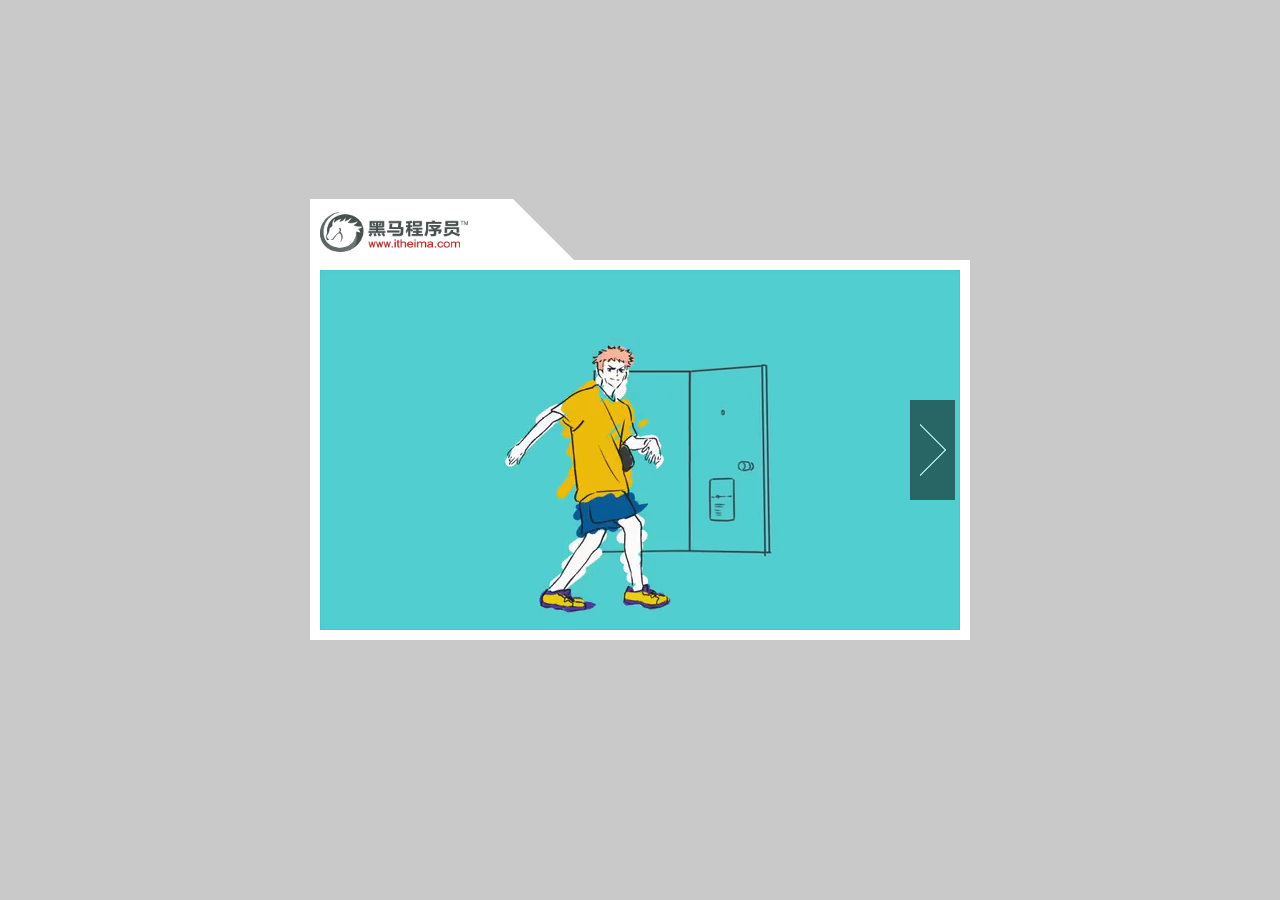
<file: jQuery-day01/04-源代码/13-图片切换/index.html>
<!DOCTYPE html>
<html lang="zh">

<head>
  <meta charset="UTF-8" />
  <meta name="viewport" content="width=device-width, initial-scale=1.0" />
  <meta http-equiv="X-UA-Compatible" content="ie=edge" />
  <title>图片切换</title>
  <link rel="stylesheet" href="./css/index.css" />
</head>

<body>
  <div id="mask">
    <div class="center">
      <!-- 顶部logo -->
      <h2 class="title">
        <img src="./images/logo.png" alt="" />
      </h2>
      <!-- 图片 -->
      <img class="cover" src="./images/1.png" alt="" />
      <!-- 左箭头 -->
      <a href="javascript:void(0)" class="left">
        <img src="./images/prev.png" alt="" />
      </a>
      <!-- 右箭头 -->
      <a href="javascript:void(0)" class="right">
        <img src="./images/next.png" alt="" />
      </a>
    </div>
  </div>
  <!-- 导入jQuery -->
  <script src="./jquery/jquery-3.5.1.min.js"></script>
  <script>
    // 箭头缩放
    $('.center a')
      .mouseenter(function () {
        console.log('鼠标移入');
        $(this).css('transform', 'scale(1.1)')
      })
      .mouseleave(function () {
        $(this).css('transform', 'scale(1)')
      })

    // 图片切换
    $('.left').css('display', 'none')
    let index = 1
    // 点击右箭头切换下一张
    $('.right').click(function () {
      index++
      $('.cover').attr('src', `./images/${index}.png`)
      if (index == 5) {
        $('.right').css('display', 'none')
      }
      $('.left').css('display', 'block')

    })
    // 点击左箭头往前切换图片
    $('.left').click(function () {
      index--
      $('.cover').attr('src', `./images/${index}.png`)
      if (index == 1) {
        $('.left').css('display', 'none')
        
      }
      $('.right').css('display', 'block')
    })
  </script>
</body>

</html>
</file>
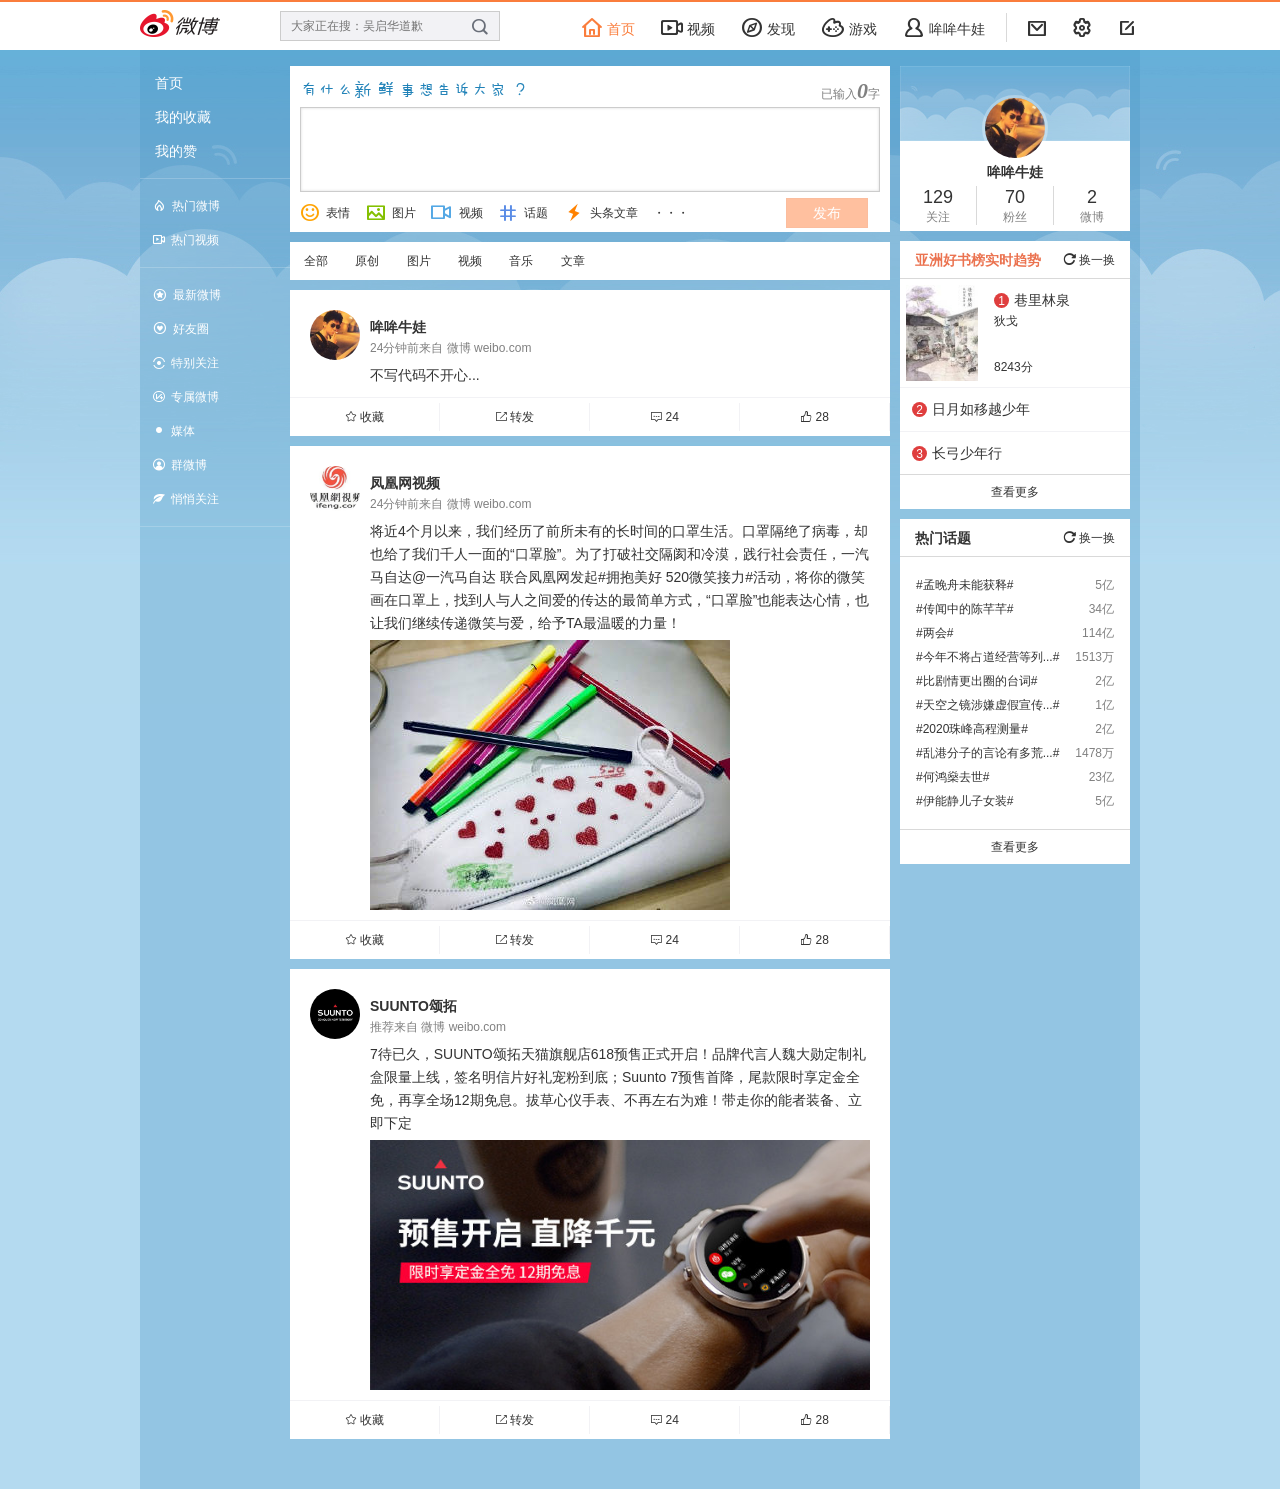
<file: jQuery-day01/04-源代码/18-输入统计/index.html>
<!DOCTYPE html>
<html lang="zh">
  <head>
    <meta charset="UTF-8" />
    <meta name="viewport" content="width=device-width, initial-scale=1.0" />
    <title>练习 - 新浪微博</title>
    <link rel="stylesheet" href="./css/weibo.css" />
  </head>
  <body>
    <div class="fixedbar">
      <div class="header">
        <!-- logo -->
        <a class="logo" href="javascript:;">新浪微博</a>
        <!-- 搜索框 -->
        <div class="search-box">
          <input type="text" placeholder="大家正在搜：吴启华道歉" />
          <a href="javascript:;" class="W_ficon ficon_search S_ficon">f</a>
        </div>
        <!-- 导航栏 -->
        <div class="navs">
          <ul>
            <li>
              <a class="active" href="javascript:;">
                <em class="W_ficon ficon_home S_ficon">E</em>
                首页
              </a>
            </li>
            <li>
              <a href="javascript:;">
                <em class="W_ficon ficon_wb_vb S_ficon"></em>
                视频
              </a>
            </li>
            <li>
              <a href="javascript:;">
                <em class="W_ficon ficon_found S_ficon">F</em>
                发现
              </a>
            </li>
            <li>
              <a href="javascript:;">
                <em class="W_ficon ficon_game S_ficon">G</em>
                游戏
              </a>
            </li>
            <li>
              <a href="javascript:;">
                <em class="W_ficon ficon_user S_ficon">H</em>
                哞哞牛娃
              </a>
            </li>
            <li>
              <a href="javascript:;">
                <em class="W_ficon ficon_mail S_ficon">I</em>
              </a>
              <a href="javascript:;">
                <em class="W_ficon ficon_set S_ficon">*</em>
              </a>
              <a href="javascript:;">
                <em class="W_ficon ficon_send S_ficon">ß</em>
              </a>
            </li>
          </ul>
        </div>
      </div>
    </div>
    <div class="main clearfix">
      <!-- 侧边栏 -->
      <div class="aside">
        <ul>
          <li>
            <a href="javascript:;">首页</a>
          </li>
          <li>
            <a href="javascript:;">我的收藏</a>
          </li>
          <li>
            <a href="javascript:;">我的赞</a>
          </li>
        </ul>
        <ul>
          <li>
            <a href="javascript:;">
              <em class="W_ficon ficon_hot S_ficon">ì</em>
              热门微博
            </a>
          </li>
          <li>
            <a href="javascript:;">
              <em class="W_ficon ficon_wb_vb S_ficon"></em>
              热门视频
            </a>
          </li>
        </ul>
        <ul>
          <li>
            <a href="javascript:;">
              <em class="W_ficon ficon_timesort S_ficon">z</em>
              最新微博
            </a>
          </li>
          <li>
            <a href="javascript:;">
              <em class="W_ficon ficon_friends S_ficon">C</em>
              好友圈
            </a>
          </li>
          <li>
            <a href="javascript:;">
              <em class="W_ficon ficon_p_interest S_ficon">æ</em>
              特别关注
            </a>
          </li>
          <li>
            <a href="javascript:;">
              <em class="W_ficon ficon_vplus S_ficon"></em>
              专属微博
            </a>
          </li>
          <li>
            <a href="javascript:;">
              <em class="W_ficon ficon_dot S_ficon">D</em>
              媒体
            </a>
          </li>
          <li>
            <a href="javascript:;">
              <em class="W_ficon ficon_groupwb S_ficon">º</em>
              群微博
            </a>
          </li>
          <li>
            <a href="javascript:;">
              <em class="W_ficon ficon_p_quietfollow S_ficon">â</em>
              悄悄关注
            </a>
          </li>
        </ul>
      </div>
      <!-- 小部件 -->
      <div class="widgets">
        <!-- 用户资料 -->
        <div class="profile">
          <div class="avatar">
            <img src="./uploads/avatar.jpg" alt="" />
          </div>
          <div class="extra">
            <h5>哞哞牛娃</h5>
            <ul>
              <li>
                <a href="javascript:;"> 129<span>关注</span> </a>
              </li>
              <li>
                <a href="javascript:;"> 70<span>粉丝</span> </a>
              </li>
              <li>
                <a href="javascript:;"> 2<span>微博</span> </a>
              </li>
            </ul>
          </div>
        </div>
        <!-- 好书推荐 -->
        <div class="panel">
          <div class="title">
            <h5 style="color: #eb7350;">亚洲好书榜实时趋势</h5>
            <a class="refresh" href="javascript:;">
              <em class="W_ficon ficon_rotate S_ficon">e</em>
              换一换
            </a>
          </div>
          <div class="books">
            <ul>
              <li class="active">
                <div class="pic">
                  <img src="./uploads/book_1.jpg" alt="" />
                </div>
                <div class="meta">
                  <h6><i>1</i>巷里林泉</h6>
                  <span class="author">狄戈</span>
                  <span class="rank">8243分</span>
                </div>
              </li>
              <li>
                <div class="pic">
                  <img src="./uploads/book_2.jpg" alt="" />
                </div>
                <div class="meta">
                  <h6><i>2</i>日月如移越少年</h6>
                  <span class="author">狄戈</span>
                  <span class="rank">8243分</span>
                </div>
              </li>
              <li>
                <div class="pic">
                  <img src="./uploads/book_3.jpg" alt="" />
                </div>
                <div class="meta">
                  <h6><i>3</i>长弓少年行</h6>
                  <span class="author">狄戈</span>
                  <span class="rank">8243分</span>
                </div>
              </li>
            </ul>
          </div>
          <a class="more" href="javascript:;">查看更多</a>
        </div>
        <!-- 热门话题 -->
        <div class="panel">
          <div class="title">
            <h5>热门话题</h5>
            <a class="refresh" href="javascript:;">
              <em class="W_ficon ficon_rotate S_ficon">e</em>
              换一换
            </a>
          </div>
          <div class="hots">
            <ul>
              <li>
                <a href="javascript:;"> #孟晚舟未能获释#</a>
                <span>5亿</span>
              </li>
              <li>
                <a href="javascript:;"> #传闻中的陈芊芊# </a>
                <span>34亿</span>
              </li>
              <li>
                <a href="javascript:;"> #两会# </a>
                <span>114亿</span>
              </li>
              <li>
                <a href="javascript:;">#今年不将占道经营等列...#</a>
                <span>1513万</span>
              </li>
              <li>
                <a href="javascript:;">#比剧情更出圈的台词#</a>
                <span>2亿</span>
              </li>
              <li>
                <a href="javascript:;">#天空之镜涉嫌虚假宣传...#</a>
                <span>1亿</span>
              </li>
              <li>
                <a href="javascript:;">#2020珠峰高程测量#</a>
                <span>2亿</span>
              </li>
              <li>
                <a href="javascript:;">#乱港分子的言论有多荒...#</a>
                <span>1478万</span>
              </li>
              <li>
                <a href="javascript:;">#何鸿燊去世#</a>
                <span>23亿</span>
              </li>
              <li>
                <a href="javascript:;">#伊能静儿子女装#</a>
                <span>5亿</span>
              </li>
            </ul>
          </div>
          <a class="more" href="javascript:;">查看更多</a>
        </div>
      </div>
      <div class="content">
        <!-- 发布微博 -->
        <div class="publish">
          <div class="meta">
            <p class="W_swficon ficon_swtxt">
              <em class="spac1">有什么新</em>
              <em class="spac2">鲜</em>
              <em class="spac3">事想告诉大家</em>
              <em class="spac4">?</em>
            </p>
            <!-- 字数统计区域 -->
            <p class="words">已输入<span>5</span>字</p>
          </div>
          <!-- 输入区域 -->
          <div class="input-box">
            <textarea></textarea>
          </div>
          <div class="action">
            <div class="kind">
              <a href="javascript:;">
                <em class="W_ficon ficon_face">o</em>
                表情
              </a>
              <a href="javascript:;">
                <em class="W_ficon ficon_image">p</em>
                图片
              </a>
              <a href="javascript:;">
                <em class="W_ficon ficon_video">q</em>
                视频
              </a>
              <a href="javascript:;">
                <em class="W_ficon ficon_swtopic">"</em>
                话题
              </a>
              <a href="javascript:;">
                <em class="W_ficon ficon_artical"></em>
                头条文章
              </a>
              <a href="javascript:;">・・・</a>
              <!-- 发布按钮  -->
              <a href="javascript:;" class="publish_btn">发布</a>
            </div>
          </div>
        </div>
        <!-- 信息流 -->
        <div class="feeds">
          <div class="filters">
            <a href="javascript:;">全部</a>
            <a href="javascript:;">原创</a>
            <a href="javascript:;">图片</a>
            <a href="javascript:;">视频</a>
            <a href="javascript:;">音乐</a>
            <a href="javascript:;">文章</a>
          </div>
          <div class="section">
            <div class="feed">
              <div class="meta">
                <div class="avatar">
                  <img src="./uploads/avatar.jpg" alt="" />
                </div>
                <div class="info">
                  <h6>哞哞牛娃</h6>
                  <p>24分钟前来自 微博 weibo.com</p>
                </div>
              </div>
              <div class="blog">
                <p>不写代码不开心...</p>
              </div>
              <div class="extra">
                <a href="javascript:;">
                  <em class="W_ficon ficon_favorite S_ficon">û</em>
                  收藏
                </a>
                <a href="javascript:;">
                  <em class="W_ficon ficon_forward S_ficon"></em>
                  转发
                </a>
                <a class="publish_button" href="javascript:;">
                  <em class="W_ficon ficon_repeat S_ficon"></em>
                  24
                </a>
                <a href="javascript:;">
                  <em class="W_ficon ficon_praised S_txt2">ñ</em>
                  28
                </a>
              </div>

              <!-- 评论区 -->
              <div class="comment">
                <div class="comment_wrap">
                  <div class="comment_author">
                    <img src="./uploads/avatar.jpg" alt="" />
                  </div>
                  <div class="comment_form">
                    <div class="input-box">
                      <input type="text" />
                    </div>
                    <a class="comment_button" href="javascript:;">评论</a>
                  </div>
                </div>
                <div class="comment_list">
                  <div class="item">
                    <div class="comment_author">
                      <img src="./uploads/avatar.jpg" alt="" />
                    </div>
                    <div class="comment_content">
                      <p class="text">
                        <a href="javascript:;">哞哞牛娃:</a>
                        <span>那就起来写吧</span>
                      </p>
                      <span class="datetime">20分钟前</span>
                    </div>
                    <div class="comment_action">
                      <a class="delete_button" href="javascript:;">删除</a>
                      <a href="javascript:;">回复</a>
                      <a href="javascript:;">赞</a>
                    </div>
                  </div>

                  <div class="item">
                    <div class="comment_author">
                      <img src="./uploads/avatar.jpg" alt="" />
                    </div>
                    <div class="comment_content">
                      <p class="text">
                        <a href="javascript:;">哞哞牛娃:</a>
                        <span>那就起来写吧</span>
                      </p>
                      <span class="datetime">20分钟前</span>
                    </div>
                    <div class="comment_action">
                      <a class="delete_button" href="javascript:;">删除</a>
                      <a href="javascript:;">回复</a>
                      <a href="javascript:;">赞</a>
                    </div>
                  </div>
                </div>
              </div>
            </div>
            <div class="feed">
              <div class="meta">
                <div class="avatar">
                  <img src="./uploads/avatar_3.jpg" alt="" />
                </div>
                <div class="info">
                  <h6>凤凰网视频</h6>
                  <p>24分钟前来自 微博 weibo.com</p>
                </div>
              </div>
              <div class="blog">
                <p>
                  将近4个月以来，我们经历了前所未有的长时间的口罩生活。口罩隔绝了病毒，却也给了我们千人一面的“口罩脸”。为了打破社交隔阂和冷漠，践行社会责任，一汽马自达@一汽马自达
                  联合凤凰网发起#拥抱美好
                  520微笑接力#活动，将你的微笑画在口罩上，找到人与人之间爱的传达的最简单方式，“口罩脸”也能表达心情，也让我们继续传递微笑与爱，给予TA最温暖的力量！
                </p>
                <img src="./uploads/feed_img.jpg" alt="" />
              </div>
              <div class="extra">
                <a href="javascript:;">
                  <em class="W_ficon ficon_favorite S_ficon">û</em>
                  收藏
                </a>
                <a href="javascript:;">
                  <em class="W_ficon ficon_forward S_ficon"></em>
                  转发
                </a>
                <a class="publish_button" href="javascript:;">
                  <em class="W_ficon ficon_repeat S_ficon"></em>
                  24
                </a>
                <a href="javascript:;">
                  <em class="W_ficon ficon_praised S_txt2">ñ</em>
                  28
                </a>
              </div>

              <!-- 评论区 -->
              <div class="comment">
                <div class="comment_wrap">
                  <div class="comment_author">
                    <img src="./uploads/avatar.jpg" alt="" />
                  </div>
                  <div class="comment_form">
                    <div class="input-box">
                      <input type="text" />
                    </div>
                    <a class="comment_button" href="javascript:;">评论</a>
                  </div>
                </div>
                <div class="comment_list">
                  <div class="item">
                    <div class="comment_author">
                      <img src="./uploads/avatar.jpg" alt="" />
                    </div>
                    <div class="comment_content">
                      <p class="text">
                        <a href="javascript:;">哞哞牛娃:</a>
                        <span>那就起来写吧</span>
                      </p>
                      <span class="datetime">20分钟前</span>
                    </div>
                    <div class="comment_action">
                      <a class="delete_button" href="javascript:;">删除</a>
                      <a href="javascript:;">回复</a>
                      <a href="javascript:;">赞</a>
                    </div>
                  </div>

                  <div class="item">
                    <div class="comment_author">
                      <img src="./uploads/avatar.jpg" alt="" />
                    </div>
                    <div class="comment_content">
                      <p class="text">
                        <a href="javascript:;">哞哞牛娃:</a>
                        <span>那就起来写吧</span>
                      </p>
                      <span class="datetime">20分钟前</span>
                    </div>
                    <div class="comment_action">
                      <a class="delete_button" href="javascript:;">删除</a>
                      <a href="javascript:;">回复</a>
                      <a href="javascript:;">赞</a>
                    </div>
                  </div>
                </div>
              </div>
            </div>
            <div class="feed">
              <div class="meta">
                <div class="avatar">
                  <img src="./uploads/avatar_2.jpg" alt="" />
                </div>
                <div class="info">
                  <h6>SUUNTO颂拓</h6>
                  <p>推荐来自 微博 weibo.com</p>
                </div>
              </div>
              <div class="blog">
                <p>
                  7待已久，SUUNTO颂拓天猫旗舰店618预售正式开启！品牌代言人魏大勋定制礼盒限量上线，签名明信片好礼宠粉到底；Suunto
                  7预售首降，尾款限时享定金全免，再享全场12期免息。拔草心仪手表、不再左右为难！带走你的能者装备、立即下定
                </p>
                <img src="./uploads/feed_img_2.jpg" alt="" />
              </div>
              <div class="extra">
                <a href="javascript:;">
                  <em class="W_ficon ficon_favorite S_ficon">û</em>
                  收藏
                </a>
                <a href="javascript:;">
                  <em class="W_ficon ficon_forward S_ficon"></em>
                  转发
                </a>
                <a class="publish_button" href="javascript:;">
                  <em class="W_ficon ficon_repeat S_ficon"></em>
                  24
                </a>
                <a href="javascript:;">
                  <em class="W_ficon ficon_praised S_txt2">ñ</em>
                  28
                </a>
              </div>

              <!-- 评论区 -->
              <div class="comment">
                <div class="comment_wrap">
                  <div class="comment_author">
                    <img src="./uploads/avatar.jpg" alt="" />
                  </div>
                  <div class="comment_form">
                    <div class="input-box">
                      <input type="text" />
                    </div>
                    <a class="comment_button" href="javascript:;">评论</a>
                  </div>
                </div>
                <div class="comment_list">
                  <div class="item">
                    <div class="comment_author">
                      <img src="./uploads/avatar.jpg" alt="" />
                    </div>
                    <div class="comment_content">
                      <p class="text">
                        <a href="javascript:;">哞哞牛娃:</a>
                        <span>那就起来写吧</span>
                      </p>
                      <span class="datetime">20分钟前</span>
                    </div>
                    <div class="comment_action">
                      <a class="delete_button" href="javascript:;">删除</a>
                      <a href="javascript:;">回复</a>
                      <a href="javascript:;">赞</a>
                    </div>
                  </div>

                  <div class="item">
                    <div class="comment_author">
                      <img src="./uploads/avatar.jpg" alt="" />
                    </div>
                    <div class="comment_content">
                      <p class="text">
                        <a href="javascript:;">哞哞牛娃:</a>
                        <span>那就起来写吧</span>
                      </p>
                      <span class="datetime">20分钟前</span>
                    </div>
                    <div class="comment_action">
                      <a class="delete_button" href="javascript:;">删除</a>
                      <a href="javascript:;">回复</a>
                      <a href="javascript:;">赞</a>
                    </div>
                  </div>
                </div>
              </div>
            </div>
          </div>
        </div>
      </div>
    </div>
    <!-- 评论模板 -->
    <div id="template" style="display: none;">
      <div class="item">
        <div class="comment_author">
          <img src="./uploads/avatar.jpg" alt="" />
        </div>
        <div class="comment_content">
          <p class="text">
            <a href="javascript:;">哞哞牛娃:</a>
            <span>那就起来写吧</span>
          </p>
          <span class="datetime">20分钟前</span>
        </div>
        <div class="comment_action">
          <a class="delete_button" href="javascript:;">删除</a>
          <a href="javascript:;">回复</a>
          <a href="javascript:;">赞</a>
        </div>
      </div>
    </div>
    <script src="./assets/jquery/jquery-3.5.1.js"></script>
    <script src="./js/index.js"></script>
  </body>
</html>
</file>
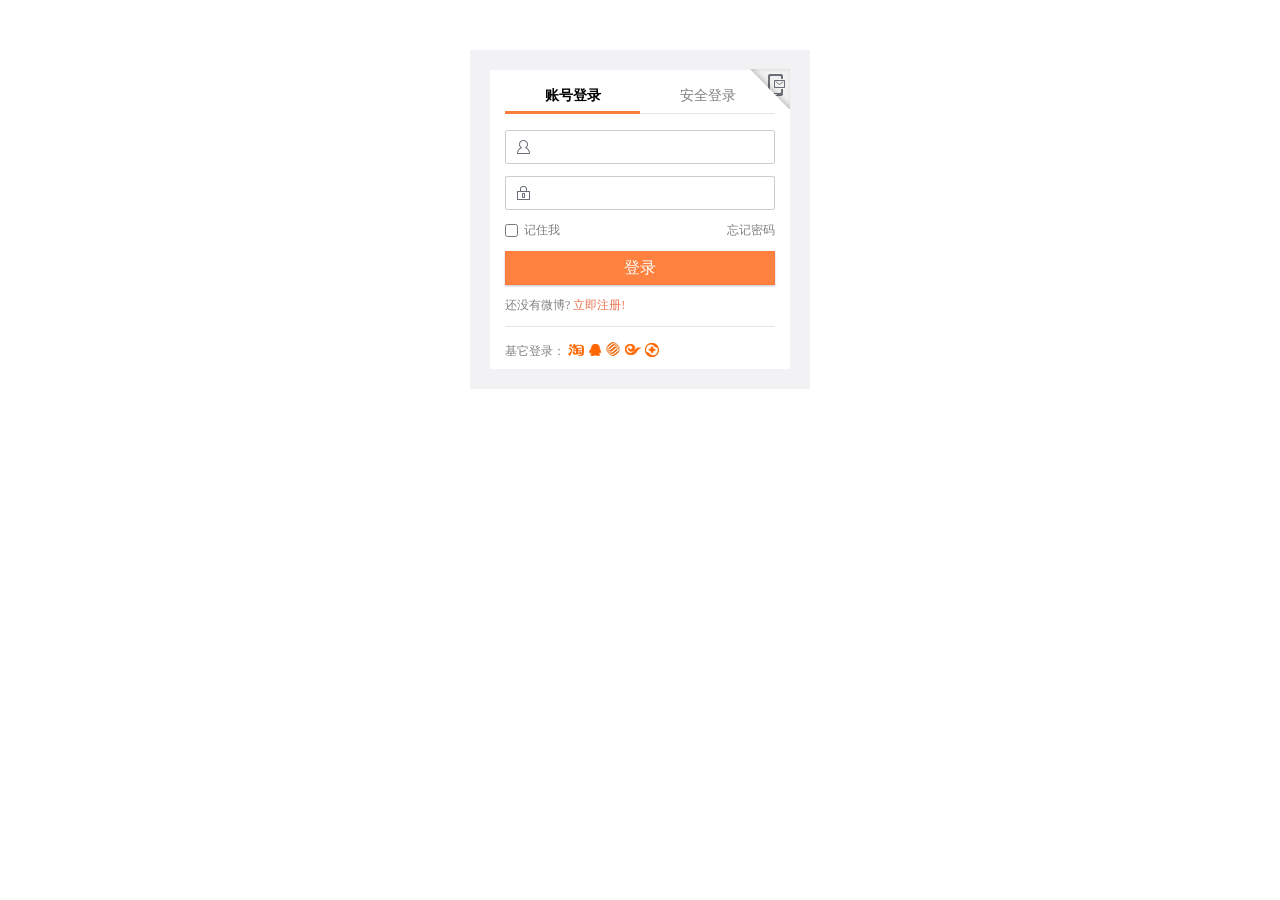
<file: jQuery-day01/04-源代码/20-登录切换/index.html>
<!DOCTYPE html>
<html lang="zh">
  <head>
    <meta charset="UTF-8" />
    <meta name="viewport" content="width=device-width, initial-scale=1.0" />
    <title>demo - 微博登录</title>
    <link rel="stylesheet" href="./css/style.css" />
  </head>
  <body>
    <div class="login">
      <div class="wrap-box">
        <!-- 切换登录场景 -->
        <div class="multi-type">
          <a href="javascript:;" data-label="#account" class="label active">
            账号登录
          </a>
          <a href="javascript:;" data-label="#secure" class="label">安全登录</a>
          <a href="javascript:;" data-label="#phone" class="icon"></a>
        </div>
        <div class="login-type">
          <!-- 账号登录 -->
          <div class="account" id="account">
            <div class="input-box username">
              <input type="text" />
            </div>
            <div class="input-box password">
              <input type="text" />
            </div>
            <div class="extra-box">
              <label for="login_status">
                <input id="login_status" type="checkbox" />
                <span>记住我</span>
              </label>
              <a href="javascript:;">忘记密码</a>
            </div>
            <div class="button-box">
              <button>登录</button>
            </div>
            <p class="text-box">
              还没有微博? <a href="javascript:;">立即注册!</a>
            </p>
            <p class="social-box">
              <span>基它登录：</span>
              <a href="javascript:;" class="taobao"></a>
              <a href="javascript:;" class="qq"></a>
              <a href="javascript:;" class="yidong"></a>
              <a href="javascript:;" class="tianyi"></a>
              <a href="javascript:;" class="qihu"></a>
            </p>
          </div>
          <!-- 安全登录 -->
          <div class="secure" id="secure">
            <div class="qrcode">
              <img src="./images/weibo.png" alt="" />
              <span>请用最新版微博客户端扫码</span>
            </div>
            <p>还没有微博？<a href="javascript:;">立即注册!</a></p>
          </div>
          <!-- 手机号登录 -->
          <div class="phone" id="phone">
            <div class="input-box phone-number">
              <input type="text" />
            </div>
            <div class="verify-box">
              <button>获取短信验证码</button>
              <input class="code" type="text" />
            </div>
            <div class="extra-box">
              <label for="login_status">
                <input id="login_status" type="checkbox" />
                <span>记住我</span>
              </label>
              <a href="javascript:;">忘记密码</a>
            </div>
            <div class="button-box">
              <button>登录</button>
            </div>
            <p class="text-box">
              还没有微博? <a href="javascript:;">立即注册!</a>
            </p>
            <p class="social-box">
              <span>基它登录：</span>
              <a href="javascript:;" class="taobao"></a>
              <a href="javascript:;" class="qq"></a>
              <a href="javascript:;" class="yidong"></a>
              <a href="javascript:;" class="tianyi"></a>
              <a href="javascript:;" class="qihu"></a>
            </p>
          </div>
        </div>
      </div>
    </div>
    <!-- 引入 jQuery -->
    <script src="./assets/jquery/jquery-3.5.1.min.js"></script>
    <script src="./js/index.js">
      
    </script>
  </body>
</html>
</file>
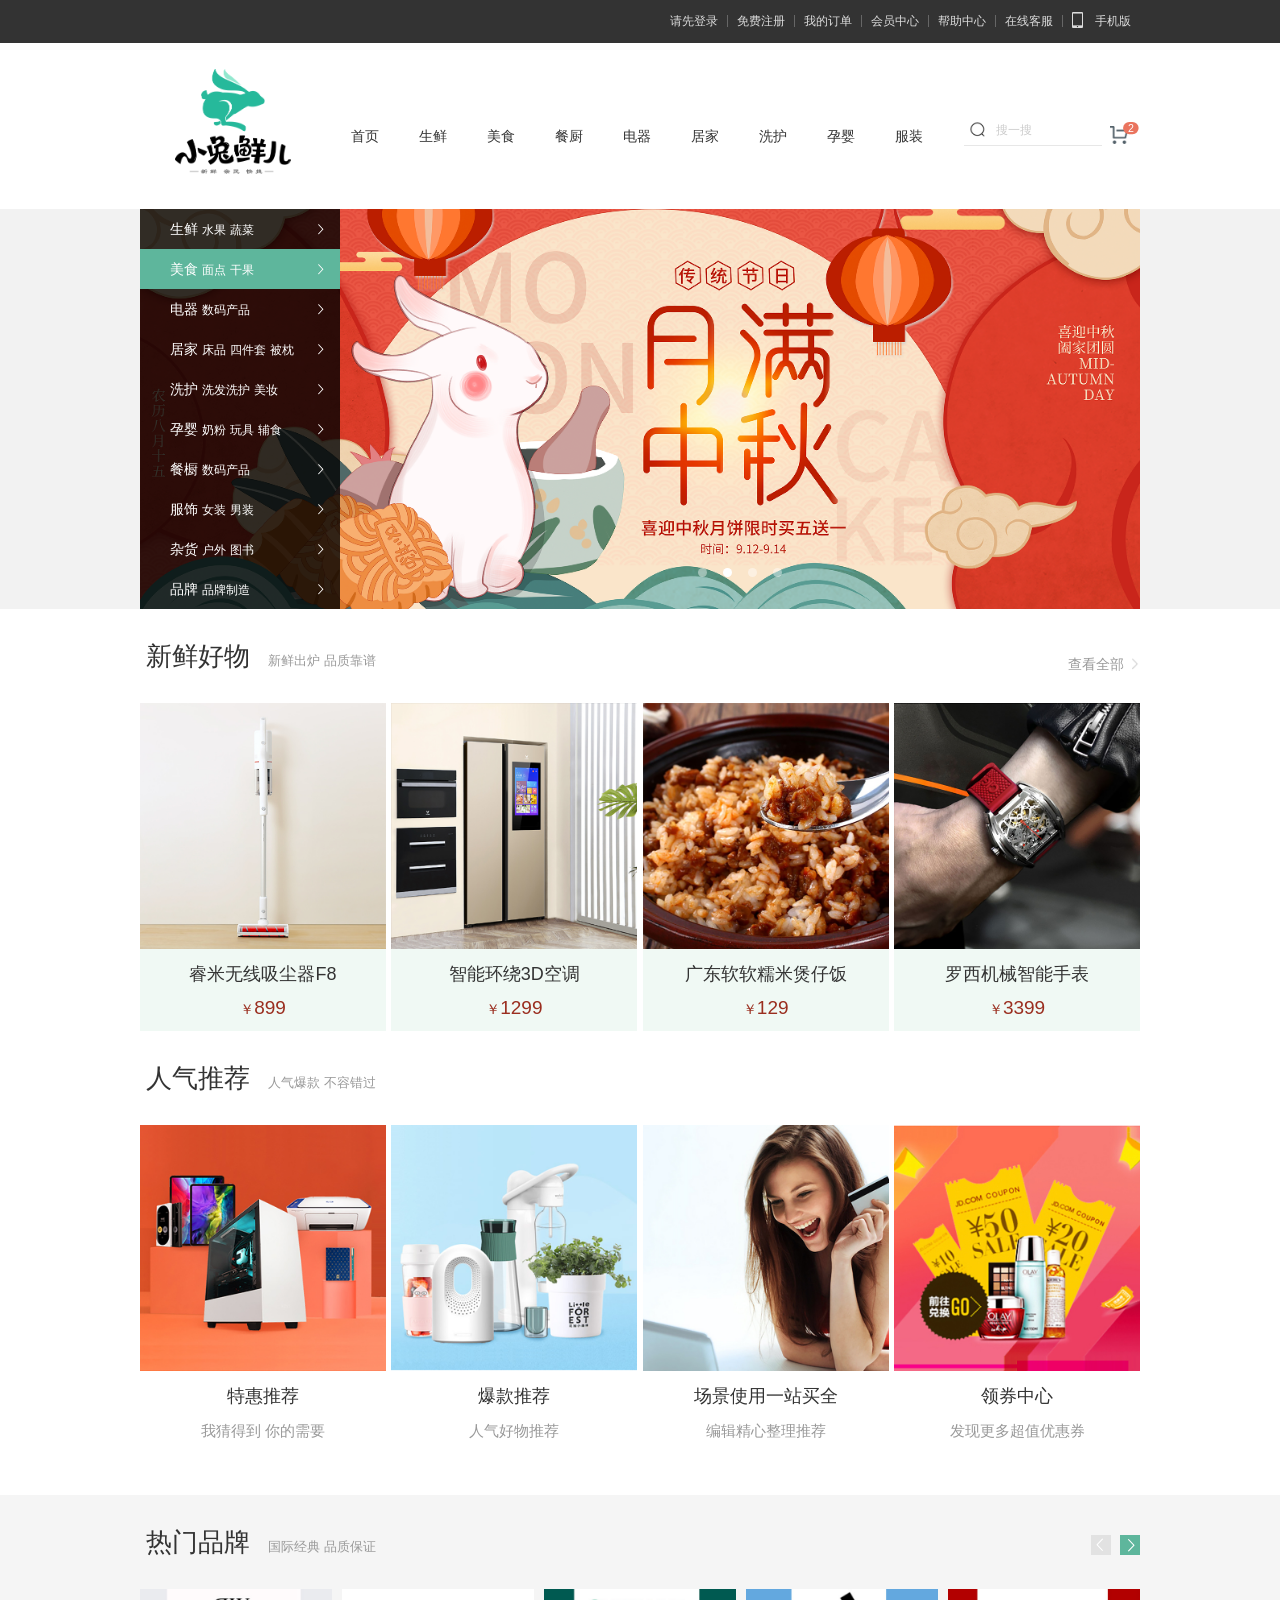
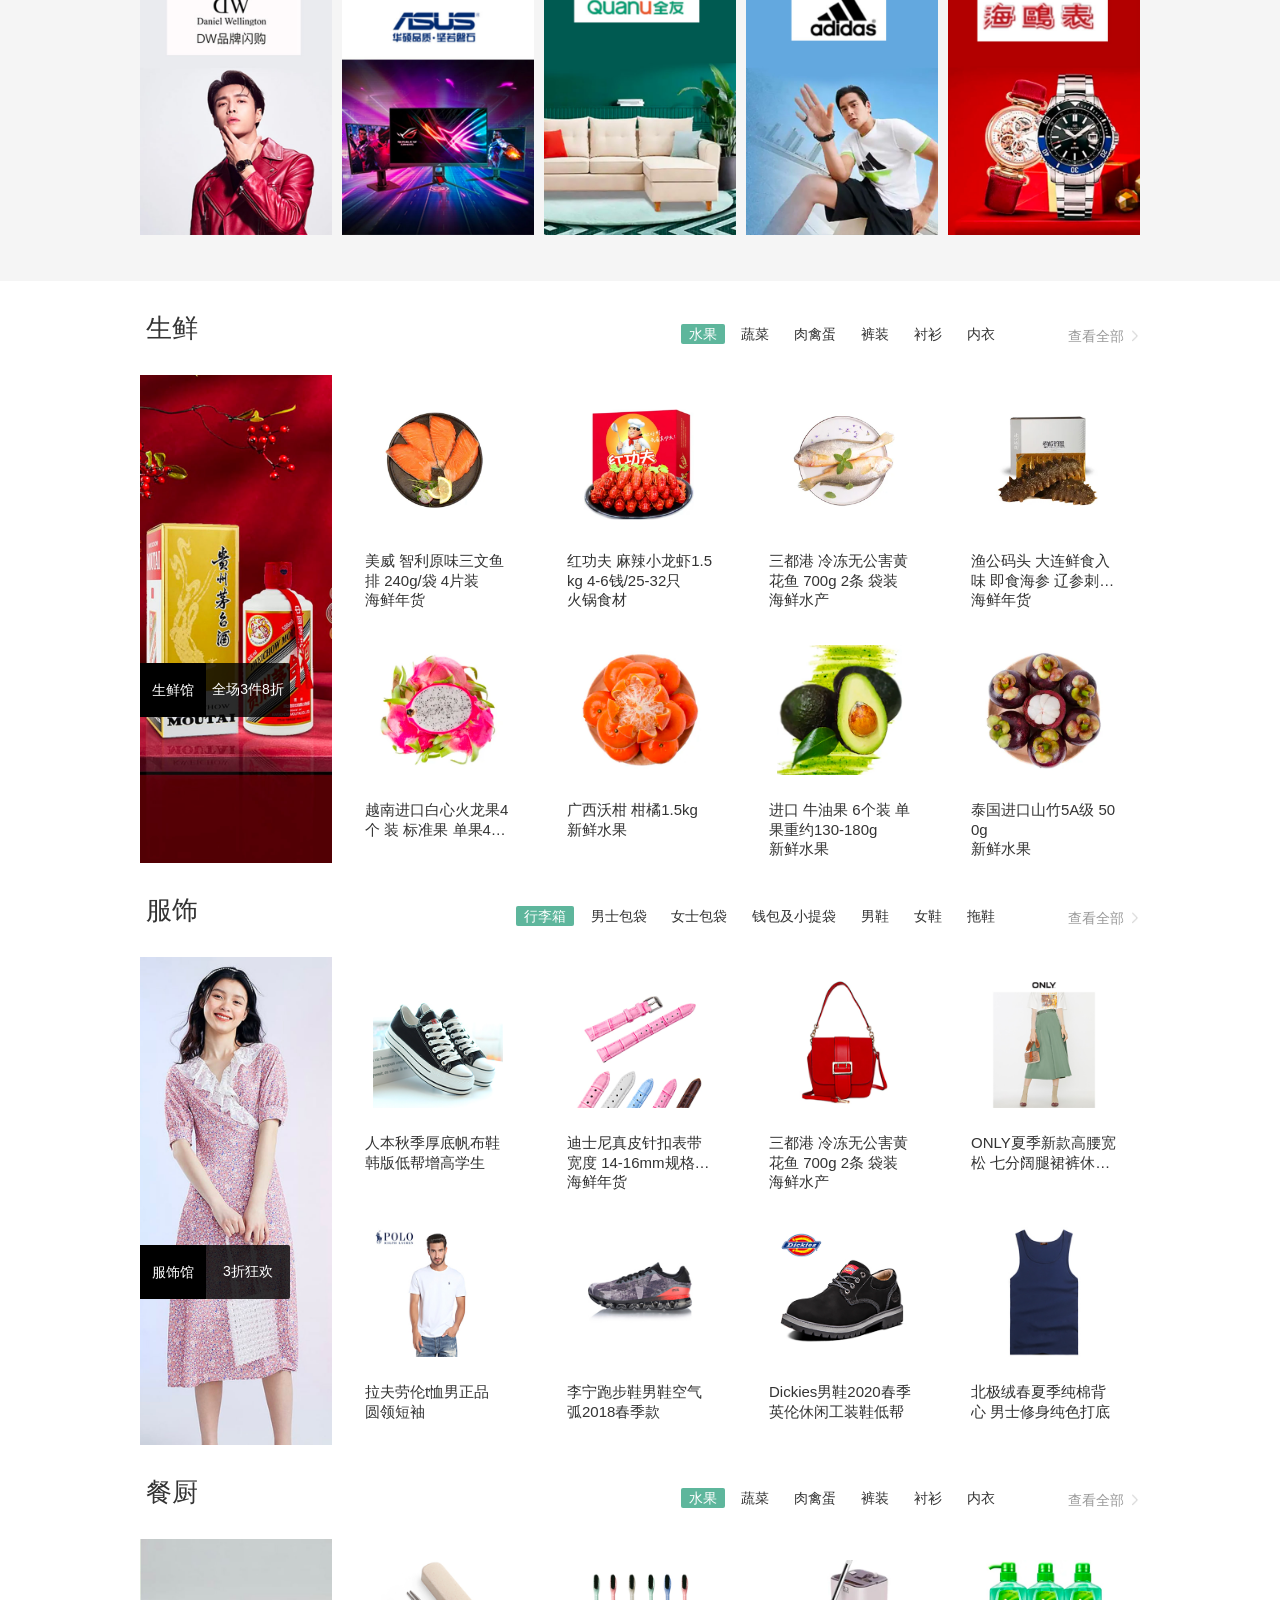
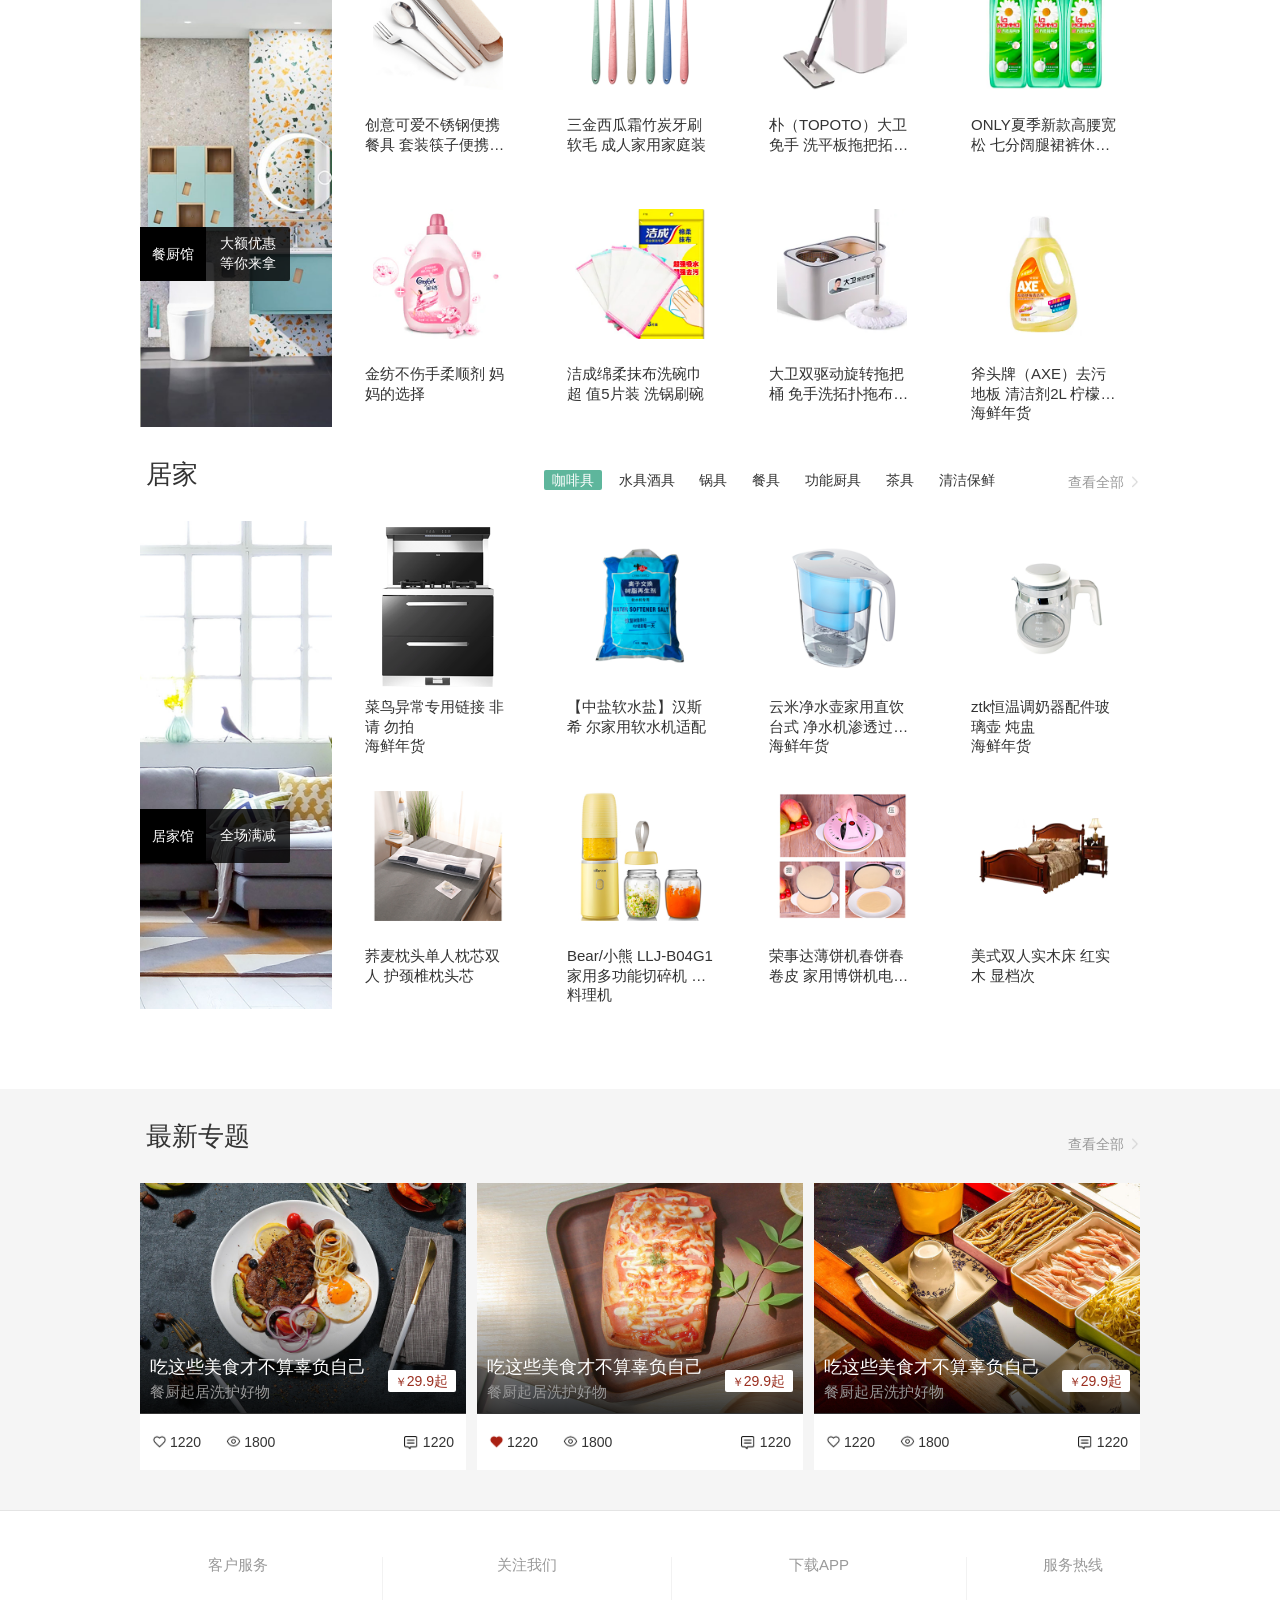
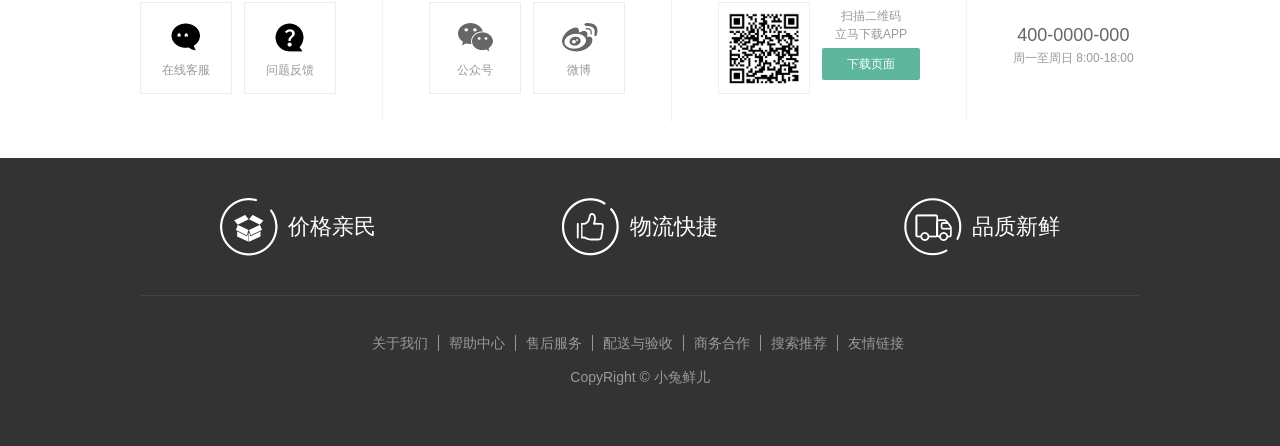
<file: jQuery-day03/04-源代码/05-xiaotuxian/index.html>
<!DOCTYPE html>
<html lang="en">
  <head>
    <meta charset="UTF-8" />
    <title>小兔鲜儿 - 新鲜 惠民 快捷!</title>
    <meta http-equiv="X-UA-Compatible" content="IE=edge" />
    <meta name="renderer" content="webkit" />
    <link rel="shortcut icon" href="./favicon.ico" />
    <link rel="stylesheet" href="./css/normalize.css" />
    <!-- 导入 slick的样式 -->
    <link rel="stylesheet" href="./assets/slick/slick.css" />
    <link rel="stylesheet" href="./assets/slick/slick-theme.css" />
    <link rel="stylesheet" href="./css/index.css" />
    <style>
      img[data-loaded] {
        transition: opacity 1s;
      }
      .slick-dots {
        bottom: 10px;
      }

      .slick-dots li {
        width: 9px;
        height: 9px;
        margin: 0 8px;
        border-radius: 50%;
        background-color: rgba(255, 255, 255, 0.43);
      }

      .slick-dots .slick-active {
        background-color: #fff;
      }

      .slick-dots li button,
      .slick-dots li button:before {
        width: 100%;
        height: 100%;
        padding: 0;
        opacity: 0;
      }
    </style>
  </head>
  <body>
    <!-- 项部导航 -->
    <div class="xtx_topnav">
      <div class="wrapper">
        <!-- 顶部导航 -->
        <ul class="xtx_navs">
          <li>
            <a href="./login.html">请先登录</a>
          </li>
          <li>
            <a href="./register.html">免费注册</a>
          </li>
          <li>
            <a href="javascript:;">我的订单</a>
          </li>
          <li>
            <a href="javascript:;">会员中心</a>
          </li>
          <li>
            <a href="javascript:;">帮助中心</a>
          </li>
          <li>
            <a href="javascript:;">在线客服</a>
          </li>
          <li>
            <a href="javascript:;">
              <i class="mobile sprites"></i>
              手机版
            </a>
          </li>
        </ul>
      </div>
    </div>
    <!-- 头部 -->
    <div class="xtx_header clearfix">
      <div class="wrapper">
        <!-- 网站Logo -->
        <h1 class="xtx_logo"><a href="/">小兔鲜儿</a></h1>
        <!-- 主导航 -->
        <div class="xtx_navs">
          <ul class="clearfix">
            <li>
              <a href="javascript:;">首页</a>
            </li>
            <li>
              <a href="javascript:;">生鲜</a>
            </li>
            <li>
              <a href="javascript:;">美食</a>
            </li>
            <li>
              <a href="javascript:;">餐厨</a>
            </li>
            <li>
              <a href="javascript:;">电器</a>
            </li>
            <li>
              <a href="javascript:;">居家</a>
            </li>
            <li>
              <a href="javascript:;">洗护</a>
            </li>
            <li>
              <a href="javascript:;">孕婴</a>
            </li>
            <li>
              <a href="javascript:;">服装</a>
            </li>
          </ul>
        </div>
        <!-- 站内搜索 -->
        <div class="xtx_search clearfix">
          <!-- 购物车 -->
          <a href="javascript:;" class="xtx_search_cart sprites">
            <i>2</i>
          </a>
          <!-- 搜索框 -->
          <div class="xtx_search_wrapper">
            <input type="text" placeholder="搜一搜" />
          </div>
        </div>
      </div>
    </div>
    <!-- 分类及焦点图 -->
    <div class="xtx_entry">
      <div class="wrapper">
        <!-- 分类 -->
        <div class="xtx_category">
          <!-- 顶级分类 -->
          <ul class="xtx_category_super">
            <li>
              <a href="javascript:;">
                生鲜
                <small>水果</small>
                <small>蔬菜</small>
              </a>
              <i class="sprites"></i>
            </li>
            <li class="active">
              <a href="javascript:;">
                美食
                <small>面点</small>
                <small>干果</small>
              </a>
              <i class="sprites"></i>
            </li>
            <li>
              <a href="javascript:;">
                电器
                <small>数码产品</small>
              </a>
              <i class="sprites"></i>
            </li>
            <li>
              <a href="javascript:;">
                居家
                <small>床品</small>
                <small>四件套</small>
                <small>被枕</small>
              </a>
              <i class="sprites"></i>
            </li>
            <li>
              <a href="javascript:;">
                洗护
                <small>洗发洗护</small>
                <small>美妆</small>
              </a>
              <i class="sprites"></i>
            </li>
            <li>
              <a href="javascript:;">
                孕婴
                <small>奶粉</small>
                <small>玩具</small>
                <small>辅食</small>
              </a>
              <i class="sprites"></i>
            </li>
            <li>
              <a href="javascript:;">
                餐橱
                <small>数码产品</small>
              </a>
              <i class="sprites"></i>
            </li>
            <li>
              <a href="javascript:;">
                服饰
                <small>女装</small>
                <small>男装</small>
              </a>
              <i class="sprites"></i>
            </li>
            <li>
              <a href="javascript:;">
                杂货
                <small>户外</small>
                <small>图书</small>
              </a>
              <i class="sprites"></i>
            </li>
            <li>
              <a href="javascript:;">
                品牌
                <small>品牌制造</small>
              </a>
              <i class="sprites"></i>
            </li>
          </ul>
          <!-- 子分类 -->
          <div class="xtx_category_subset"></div>
        </div>
        <!-- 焦点图 -->
        <div class="xtx_banner">
          <ul>
            <li>
              <a href="javascript:;">
                <img src="./uploads/banner_1.png" alt="" />
              </a>
            </li>
            <li>
              <a href="javascript:;">
                <img src="./uploads/banner_1.png" alt="" />
              </a>
            </li>
            <li>
              <a href="javascript:;">
                <img src="./uploads/banner_1.png" alt="" />
              </a>
            </li>
            <li>
              <a href="javascript:;">
                <img src="./uploads/banner_1.png" alt="" />
              </a>
            </li>
          </ul>
          <!-- 切换按钮  -->
          <a href="javascript:;" class="prev sprites"></a>
          <a href="javascript:;" class="next sprites"></a>
          <!-- 指示器 -->
          <div class="indicator"></div>
        </div>
      </div>
    </div>
    <!-- 新鲜好物 -->
    <div class="xtx_goods_new xtx_panel">
      <div class="wrapper">
        <!-- 面板头部 -->
        <div class="xtx_panel_header">
          <h3>新鲜好物<small>新鲜出炉 品质靠谱</small></h3>
          <a href="javascript:;" class="more"> 查看全部<i class="sprites"></i> </a>
        </div>
        <!-- 商品列表 -->
        <div class="xtx_panel_goods_1">
          <a href="javascript:;">
            <img class="lazyload" data-original="./uploads/new_goods_1.jpg" src="./images/placeholder.png" alt="" />
            <span class="name">睿米无线吸尘器F8</span>
            <span class="price"><small>￥</small>899</span>
          </a>
          <a href="javascript:;">
            <img class="lazyload" data-original="./uploads/new_goods_2.jpg" src="./images/placeholder.png" alt="" />
            <span class="name">智能环绕3D空调</span>
            <span class="price"><small>￥</small>1299</span>
          </a>
          <a href="javascript:;">
            <img class="lazyload" data-original="./uploads/new_goods_3.jpg" src="./images/placeholder.png" alt="" />
            <span class="name">广东软软糯米煲仔饭</span>
            <span class="price"><small>￥</small>129</span>
          </a>
          <a href="javascript:;">
            <img class="lazyload" data-original="./uploads/new_goods_4.jpg" src="./images/placeholder.png" alt="" />
            <span class="name">罗西机械智能手表</span>
            <span class="price"><small>￥</small>3399</span>
          </a>
        </div>
      </div>
    </div>

    <!-- 人气推荐 -->
    <div class="xtx_goods_popular xtx_panel">
      <div class="wrapper">
        <!-- 面板头部 -->
        <div class="xtx_panel_header">
          <h3>人气推荐<small>人气爆款 不容错过</small></h3>
        </div>
        <!-- 商品列表 -->
        <div class="xtx_panel_goods_1">
          <a href="javascript:;">
            <img class="lazyload" data-original="./uploads/popular_1.jpg" src="./images/placeholder.png" />
            <span class="title">特惠推荐</span>
            <span class="alt">我猜得到 你的需要</span>
          </a>
          <a href="javascript:;">
            <img class="lazyload" data-original="./uploads/popular_2.jpg" src="./images/placeholder.png" />
            <span class="title">爆款推荐</span>
            <span class="alt">人气好物推荐</span>
          </a>
          <a href="javascript:;">
            <img class="lazyload" data-original="./uploads/popular_3.jpg" src="./images/placeholder.png" />
            <span class="title">场景使用一站买全</span>
            <span class="alt">编辑精心整理推荐</span>
          </a>
          <a href="javascript:;">
            <img class="lazyload" data-original="./uploads/popular_4.jpg" src="./images/placeholder.png" />
            <span class="title">领券中心</span>
            <span class="alt">发现更多超值优惠券</span>
          </a>
        </div>
      </div>
    </div>

    <!-- 秒杀专区 -->
    <div class="xtx_goods_seckill xtx_panel">
      <div class="wrapper clearfix">
        <!-- 面板头部 -->
        <div class="xtx_panel_header">
          <h3>秒杀专区<small>每日精品 限量秒杀</small></h3>
          <a href="javascript:;" class="more"> 查看全部<i class="sprites"></i> </a>
        </div>
        <!-- 倒计时 -->
        <div class="countdown">
          <p class="next">下一场 8:00开始</p>
          <p class="title">小兔鲜秒杀</p>
          <p class="tips">18:00<small>点场 倒计时</small></p>
          <p class="clock">
            <span>00</span>
            <i>:</i>
            <span>25</span>
            <i>:</i>
            <span>20</span>
          </p>
        </div>
        <!-- 商品列表 -->
        <ul class="xtx_goods">
          <li>
            <a href="javascript:;">
              <div class="img-box">
                <img class="lazyload" data-original="./uploads/seckill_goods_1.jpg" src="./images/placeholder.png" />
              </div>
              <p class="name">华为 降噪 真无线耳机</p>
              <p class="percent">
                <span class="inner" style="width: 30%"></span>
              </p>
              <p class="price">
                <span><small>￥</small>99</span>
                <span><small>￥</small>199</span>
              </p>
            </a>
          </li>
          <li>
            <a href="javascript:;">
              <div class="img-box">
                <img class="lazyload" data-original="./uploads/seckill_goods_2.jpg" src="./images/placeholder.png" />
              </div>
              <p class="name">双星男鞋 直筒工装裤</p>
              <p class="percent">
                <span class="inner" style="width: 36%"></span>
              </p>
              <p class="price">
                <span><small>￥</small>99</span>
                <span><small>￥</small>199</span>
              </p>
            </a>
          </li>
          <li>
            <a href="javascript:;">
              <div class="img-box">
                <img class="lazyload" data-original="./uploads/seckill_goods_3.jpg" src="./images/placeholder.png" />
              </div>
              <p class="name">妮维雅女士 止汗露走珠</p>
              <p class="percent">
                <span class="inner" style="width: 28%"></span>
              </p>
              <p class="price">
                <span><small>￥</small>99</span>
                <span><small>￥</small>199</span>
              </p>
            </a>
          </li>
          <li>
            <a href="javascript:;">
              <div class="img-box">
                <img class="lazyload" data-original="./uploads/seckill_goods_4.jpg" src="./images/placeholder.png" />
              </div>
              <p class="name">肖勒超薄防水手表</p>
              <p class="percent">
                <span class="inner" style="width: 40%"></span>
              </p>
              <p class="price">
                <span><small>￥</small>99</span>
                <span><small>￥</small>199</span>
              </p>
            </a>
          </li>
        </ul>
      </div>
    </div>

    <!-- 热门品牌 -->
    <div class="xtx_goods_brand xtx_panel">
      <div class="wrapper">
        <div class="xtx_panel_header">
          <h3>热门品牌<small>国际经典 品质保证</small></h3>
          <div class="page-bar">
            <a href="javascript:;" class="prev sprites"></a>
            <a href="javascript:;" class="next sprites active"></a>
          </div>
        </div>
        <!-- 商品列表 -->
        <div class="xtx_goods">
          <ul>
            <li>
              <a href="javascript:;">
                <img class="lazyload" data-original="./uploads/brand_goods_1.jpg" src="./images/placeholder.png" alt="" />
              </a>
              <a href="javascript:;">
                <img class="lazyload" data-original="./uploads/brand_goods_2.jpg" src="./images/placeholder.png" alt="" />
              </a>
              <a href="javascript:;">
                <img class="lazyload" data-original="./uploads/brand_goods_3.jpg" src="./images/placeholder.png" alt="" />
              </a>
              <a href="javascript:;">
                <img class="lazyload" data-original="./uploads/brand_goods_4.jpg" src="./images/placeholder.png" alt="" />
              </a>
              <a href="javascript:;">
                <img class="lazyload" data-original="./uploads/brand_goods_5.jpg" src="./images/placeholder.png" alt="" />
              </a>
            </li>
          </ul>
        </div>
      </div>
    </div>

    <!-- 分类商品 -->
    <div class="xtx_goods_category xtx_panel">
      <div class="wrapper">
        <!-- 生鲜 -->
        <div class="xtx_panel_header">
          <h3>生鲜</h3>
          <a href="javascript:;" class="more"> 查看全部<i class="sprites"></i> </a>
          <div class="tabs-bar">
            <a href="javascript:;" class="active">水果</a>
            <a href="javascript:;">蔬菜</a>
            <a href="javascript:;">肉禽蛋</a>
            <a href="javascript:;">裤装</a>
            <a href="javascript:;">衬衫</a>
            <a href="javascript:;">内衣</a>
          </div>
        </div>
        <!-- 商品列表 -->
        <div class="xtx_panel_goods_2">
          <ul class="clearfix">
            <li>
              <a href="javascript:;">
                <img class="lazyload" data-original="./uploads/fresh_goods_cover.jpg" src="./images/placeholder.png" alt="" />
              </a>
              <div class="label">
                <span>生鲜馆</span>
                <span>全场3件8折</span>
              </div>
            </li>
            <li>
              <!-- 商品图片 -->
              <a href="javascript:;">
                <div class="img-box">
                  <img class="lazyload" data-original="./uploads/fresh_goods_1.jpg" src="./images/placeholder.png" alt="" />
                </div>
              </a>
              <!-- 商品信息 -->
              <div class="meta">
                <p class="name">美威 智利原味三文鱼排 240g/袋 4片装</p>
                <p class="flag">海鲜年货</p>
                <p class="price"><small>￥</small>59</p>
              </div>
              <!-- 其它 -->
              <div class="extra">
                <a href="javascript:;">
                  <span>找相似</span>
                  <span>发现现多宝贝&gt;</span>
                </a>
              </div>
            </li>
            <li>
              <a href="javascript:;">
                <div class="img-box">
                  <img class="lazyload" data-original="./uploads/fresh_goods_2.jpg" src="./images/placeholder.png" alt="" />
                </div>
              </a>
              <div class="meta">
                <p class="name">红功夫 麻辣小龙虾1.5kg 4-6钱/25-32只</p>
                <p class="flag">火锅食材</p>
                <p class="price"><small>￥</small>71.9</p>
              </div>
              <!-- 其它 -->
              <div class="extra">
                <a href="javascript:;">
                  <span>找相似</span>
                  <span>发现现多宝贝&gt;</span>
                </a>
              </div>
            </li>
            <li>
              <a href="javascript:;">
                <div class="img-box">
                  <img class="lazyload" data-original="./uploads/fresh_goods_3.jpg" src="./images/placeholder.png" alt="" />
                </div>
              </a>
              <div class="meta">
                <p class="name">三都港 冷冻无公害黄花鱼 700g 2条 袋装</p>
                <p class="flag">海鲜水产</p>
                <p class="price"><small>￥</small>49.9</p>
              </div>
              <!-- 其它 -->
              <div class="extra">
                <a href="javascript:;">
                  <span>找相似</span>
                  <span>发现现多宝贝&gt;</span>
                </a>
              </div>
            </li>
            <li>
              <a href="javascript:;">
                <div class="img-box">
                  <img class="lazyload" data-original="./uploads/fresh_goods_4.jpg" src="./images/placeholder.png" alt="" />
                </div>
              </a>
              <div class="meta">
                <p class="name">渔公码头 大连鲜食入味 即食海参 辽参刺参 调味海</p>
                <p class="flag">海鲜年货</p>
                <p class="price"><small>￥</small>899</p>
              </div>
              <!-- 其它 -->
              <div class="extra">
                <a href="javascript:;">
                  <span>找相似</span>
                  <span>发现现多宝贝&gt;</span>
                </a>
              </div>
            </li>
            <li>
              <a href="javascript:;">
                <div class="img-box">
                  <img class="lazyload" data-original="./uploads/fresh_goods_5.jpg" src="./images/placeholder.png" alt="" />
                </div>
              </a>
              <div class="meta">
                <p class="name">越南进口白心火龙果4个 装 标准果 单果400-550g</p>
                <p class="flag"></p>
                <p class="price"><small>￥</small>29</p>
              </div>
              <!-- 其它 -->
              <div class="extra">
                <a href="javascript:;">
                  <span>找相似</span>
                  <span>发现现多宝贝&gt;</span>
                </a>
              </div>
            </li>
            <li>
              <a href="javascript:;">
                <div class="img-box">
                  <img class="lazyload" data-original="./uploads/fresh_goods_6.jpg" src="./images/placeholder.png" alt="" />
                </div>
              </a>
              <div class="meta">
                <p class="name">广西沃柑 柑橘1.5kg</p>
                <p class="flag">新鲜水果</p>
                <p class="price"><small>￥</small>59</p>
              </div>
              <!-- 其它 -->
              <div class="extra">
                <a href="javascript:;">
                  <span>找相似</span>
                  <span>发现现多宝贝&gt;</span>
                </a>
              </div>
            </li>
            <li>
              <a href="javascript:;">
                <div class="img-box">
                  <img class="lazyload" data-original="./uploads/fresh_goods_7.jpg" src="./images/placeholder.png" alt="" />
                </div>
              </a>
              <div class="meta">
                <p class="name">进口 牛油果 6个装 单果重约130-180g</p>
                <p class="flag">新鲜水果</p>
                <p class="price"><small>￥</small>39.9</p>
              </div>
              <!-- 其它 -->
              <div class="extra">
                <a href="javascript:;">
                  <span>找相似</span>
                  <span>发现现多宝贝&gt;</span>
                </a>
              </div>
            </li>
            <li>
              <a href="javascript:;">
                <div class="img-box">
                  <img class="lazyload" data-original="./uploads/fresh_goods_8.jpg" src="./images/placeholder.png" alt="" />
                </div>
              </a>
              <div class="meta">
                <p class="name">泰国进口山竹5A级 500g</p>
                <p class="flag">新鲜水果</p>
                <p class="price"><small>￥</small>29.9</p>
              </div>
              <!-- 其它 -->
              <div class="extra">
                <a href="javascript:;">
                  <span>找相似</span>
                  <span>发现现多宝贝&gt;</span>
                </a>
              </div>
            </li>
          </ul>
        </div>

        <!-- 服饰 -->
        <div class="xtx_panel_header">
          <h3>服饰</h3>
          <a href="javascript:;" class="more"> 查看全部<i class="sprites"></i> </a>
          <div class="tabs-bar">
            <a href="javascript:;" class="active">行李箱</a>
            <a href="javascript:;">男士包袋</a>
            <a href="javascript:;">女士包袋</a>
            <a href="javascript:;">钱包及小提袋</a>
            <a href="javascript:;">男鞋</a>
            <a href="javascript:;">女鞋</a>
            <a href="javascript:;">拖鞋</a>
          </div>
        </div>
        <!-- 商品列表 -->
        <div class="xtx_panel_goods_2">
          <ul class="clearfix">
            <li>
              <a href="javascript:;">
                <img class="lazyload" data-original="./uploads/clothes_goods_cover.jpg" src="./images/placeholder.png" alt="" />
              </a>
              <div class="label">
                <span>服饰馆</span>
                <span>3折狂欢</span>
              </div>
            </li>
            <li>
              <!-- 商品图片 -->
              <a href="javascript:;">
                <div class="img-box">
                  <img class="lazyload" data-original="./uploads/clothes_goods_1.jpg" src="./images/placeholder.png" alt="" />
                </div>
              </a>
              <!-- 商品信息 -->
              <div class="meta">
                <p class="name">人本秋季厚底帆布鞋 韩版低帮增高学生</p>
                <p class="flag"></p>
                <p class="price"><small>￥</small>55</p>
              </div>
              <!-- 其它 -->
              <div class="extra">
                <a href="javascript:;">
                  <span>找相似</span>
                  <span>发现现多宝贝&gt;</span>
                </a>
              </div>
            </li>
            <li>
              <a href="javascript:;">
                <div class="img-box">
                  <img class="lazyload" data-original="./uploads/clothes_goods_2.jpg" src="./images/placeholder.png" alt="" />
                </div>
              </a>
              <div class="meta">
                <p class="name">迪士尼真皮针扣表带宽度 14-16mm规格双色压纹 女表带</p>
                <p class="flag">海鲜年货</p>
                <p class="price"><small>￥</small>20.9</p>
              </div>
              <!-- 其它 -->
              <div class="extra">
                <a href="javascript:;">
                  <span>找相似</span>
                  <span>发现现多宝贝&gt;</span>
                </a>
              </div>
            </li>
            <li>
              <a href="javascript:;">
                <div class="img-box">
                  <img class="lazyload" data-original="./uploads/clothes_goods_3.jpg" src="./images/placeholder.png" alt="" />
                </div>
              </a>
              <div class="meta">
                <p class="name">三都港 冷冻无公害黄花鱼 700g 2条 袋装</p>
                <p class="flag">海鲜水产</p>
                <p class="price"><small>￥</small>209</p>
              </div>
              <!-- 其它 -->
              <div class="extra">
                <a href="javascript:;">
                  <span>找相似</span>
                  <span>发现现多宝贝&gt;</span>
                </a>
              </div>
            </li>
            <li>
              <a href="javascript:;">
                <div class="img-box">
                  <img class="lazyload" data-original="./uploads/clothes_goods_4.jpg" src="./images/placeholder.png" alt="" />
                </div>
              </a>
              <div class="meta">
                <p class="name">ONLY夏季新款高腰宽松 七分阔腿裙裤休闲裤</p>
                <p class="flag"></p>
                <p class="price"><small>￥</small>274.5</p>
              </div>
              <!-- 其它 -->
              <div class="extra">
                <a href="javascript:;">
                  <span>找相似</span>
                  <span>发现现多宝贝&gt;</span>
                </a>
              </div>
            </li>
            <li>
              <a href="javascript:;">
                <div class="img-box">
                  <img class="lazyload" data-original="./uploads/clothes_goods_5.jpg" src="./images/placeholder.png" alt="" />
                </div>
              </a>
              <div class="meta">
                <p class="name">拉夫劳伦t恤男正品</p>
                <p class="flag">圆领短袖</p>
                <p class="price"><small>￥</small>99</p>
              </div>
              <!-- 其它 -->
              <div class="extra">
                <a href="javascript:;">
                  <span>找相似</span>
                  <span>发现现多宝贝&gt;</span>
                </a>
              </div>
            </li>
            <li>
              <a href="javascript:;">
                <div class="img-box">
                  <img class="lazyload" data-original="./uploads/clothes_goods_6.jpg" src="./images/placeholder.png" alt="" />
                </div>
              </a>
              <div class="meta">
                <p class="name">李宁跑步鞋男鞋空气 弧2018春季款</p>
                <p class="flag"></p>
                <p class="price"><small>￥</small>79</p>
              </div>
              <!-- 其它 -->
              <div class="extra">
                <a href="javascript:;">
                  <span>找相似</span>
                  <span>发现现多宝贝&gt;</span>
                </a>
              </div>
            </li>
            <li>
              <a href="javascript:;">
                <div class="img-box">
                  <img class="lazyload" data-original="./uploads/clothes_goods_7.jpg" src="./images/placeholder.png" alt="" />
                </div>
              </a>
              <div class="meta">
                <p class="name">Dickies男鞋2020春季 英伦休闲工装鞋低帮</p>
                <p class="flag"></p>
                <p class="price"><small>￥</small>179</p>
              </div>
              <!-- 其它 -->
              <div class="extra">
                <a href="javascript:;">
                  <span>找相似</span>
                  <span>发现现多宝贝&gt;</span>
                </a>
              </div>
            </li>
            <li>
              <a href="javascript:;">
                <div class="img-box">
                  <img class="lazyload" data-original="./uploads/clothes_goods_8.jpg" src="./images/placeholder.png" alt="" />
                </div>
              </a>
              <div class="meta">
                <p class="name">北极绒春夏季纯棉背心 男士修身纯色打底</p>
                <p class="flag"></p>
                <p class="price"><small>￥</small>69</p>
              </div>
              <!-- 其它 -->
              <div class="extra">
                <a href="javascript:;">
                  <span>找相似</span>
                  <span>发现现多宝贝&gt;</span>
                </a>
              </div>
            </li>
          </ul>
        </div>

        <!-- 餐厨 -->
        <div class="xtx_panel_header">
          <h3>餐厨</h3>
          <a href="javascript:;" class="more"> 查看全部<i class="sprites"></i> </a>
          <div class="tabs-bar">
            <a href="javascript:;" class="active">水果</a>
            <a href="javascript:;">蔬菜</a>
            <a href="javascript:;">肉禽蛋</a>
            <a href="javascript:;">裤装</a>
            <a href="javascript:;">衬衫</a>
            <a href="javascript:;">内衣</a>
          </div>
        </div>
        <!-- 商品列表 -->
        <div class="xtx_panel_goods_2">
          <ul class="clearfix">
            <li>
              <a href="javascript:;">
                <img class="lazyload" data-original="./uploads/kitchen_goods_cover.jpg" src="./images/placeholder.png" alt="" />
              </a>
              <div class="label">
                <span>餐厨馆</span>
                <span>大额优惠<br />等你来拿</span>
              </div>
            </li>
            <li>
              <!-- 商品图片 -->
              <a href="javascript:;">
                <div class="img-box">
                  <img class="lazyload" data-original="./uploads/kitchen_goods_1.jpg" src="./images/placeholder.png" alt="" />
                </div>
              </a>
              <!-- 商品信息 -->
              <div class="meta">
                <p class="name">创意可爱不锈钢便携餐具 套装筷子便携三件套</p>
                <p class="flag"></p>
                <p class="price"><small>￥</small>5.9</p>
              </div>
              <!-- 其它 -->
              <div class="extra">
                <a href="javascript:;">
                  <span>找相似</span>
                  <span>发现现多宝贝&gt;</span>
                </a>
              </div>
            </li>
            <li>
              <a href="javascript:;">
                <div class="img-box">
                  <img class="lazyload" data-original="./uploads/kitchen_goods_2.jpg" src="./images/placeholder.png" alt="" />
                </div>
              </a>
              <div class="meta">
                <p class="name">三金西瓜霜竹炭牙刷软毛 成人家用家庭装</p>
                <p class="flag"></p>
                <p class="price"><small>￥</small>20.9</p>
              </div>
              <!-- 其它 -->
              <div class="extra">
                <a href="javascript:;">
                  <span>找相似</span>
                  <span>发现现多宝贝&gt;</span>
                </a>
              </div>
            </li>
            <li>
              <a href="javascript:;">
                <div class="img-box">
                  <img class="lazyload" data-original="./uploads/kitchen_goods_3.jpg" src="./images/placeholder.png" alt="" />
                </div>
              </a>
              <div class="meta">
                <p class="name">朴（TOPOTO）大卫免手 洗平板拖把拓扑懒人木地 板刮刮乐桶拖布</p>
                <p class="flag"></p>
                <p class="price"><small>￥</small>129</p>
              </div>
              <!-- 其它 -->
              <div class="extra">
                <a href="javascript:;">
                  <span>找相似</span>
                  <span>发现现多宝贝&gt;</span>
                </a>
              </div>
            </li>
            <li>
              <a href="javascript:;">
                <div class="img-box">
                  <img class="lazyload" data-original="./uploads/kitchen_goods_4.jpg" src="./images/placeholder.png" alt="" />
                </div>
              </a>
              <div class="meta">
                <p class="name">ONLY夏季新款高腰宽松 七分阔腿裙裤休闲裤</p>
                <p class="flag"></p>
                <p class="price"><small>￥</small>274.5</p>
              </div>
              <!-- 其它 -->
              <div class="extra">
                <a href="javascript:;">
                  <span>找相似</span>
                  <span>发现现多宝贝&gt;</span>
                </a>
              </div>
            </li>
            <li>
              <a href="javascript:;">
                <div class="img-box">
                  <img class="lazyload" data-original="./uploads/kitchen_goods_5.jpg" src="./images/placeholder.png" alt="" />
                </div>
              </a>
              <div class="meta">
                <p class="name">金纺不伤手柔顺剂 妈妈的选择</p>
                <p class="flag"></p>
                <p class="price"><small>￥</small>29</p>
              </div>
              <!-- 其它 -->
              <div class="extra">
                <a href="javascript:;">
                  <span>找相似</span>
                  <span>发现现多宝贝&gt;</span>
                </a>
              </div>
            </li>
            <li>
              <a href="javascript:;">
                <div class="img-box">
                  <img class="lazyload" data-original="./uploads/kitchen_goods_6.jpg" src="./images/placeholder.png" alt="" />
                </div>
              </a>
              <div class="meta">
                <p class="name">洁成绵柔抹布洗碗巾超 值5片装 洗锅刷碗</p>
                <p class="flag"></p>
                <p class="price"><small>￥</small>10.9</p>
              </div>
              <!-- 其它 -->
              <div class="extra">
                <a href="javascript:;">
                  <span>找相似</span>
                  <span>发现现多宝贝&gt;</span>
                </a>
              </div>
            </li>
            <li>
              <a href="javascript:;">
                <div class="img-box">
                  <img class="lazyload" data-original="./uploads/kitchen_goods_7.jpg" src="./images/placeholder.png" alt="" />
                </div>
              </a>
              <div class="meta">
                <p class="name">大卫双驱动旋转拖把桶 免手洗拓扑拖布地拖墩布</p>
                <p class="flag"></p>
                <p class="price"><small>￥</small>159</p>
              </div>
              <!-- 其它 -->
              <div class="extra">
                <a href="javascript:;">
                  <span>找相似</span>
                  <span>发现现多宝贝&gt;</span>
                </a>
              </div>
            </li>
            <li>
              <a href="javascript:;">
                <div class="img-box">
                  <img class="lazyload" data-original="./uploads/kitchen_goods_8.jpg" src="./images/placeholder.png" alt="" />
                </div>
              </a>
              <div class="meta">
                <p class="name">斧头牌（AXE）去污地板 清洁剂2L 柠檬清香</p>
                <p class="flag">海鲜年货</p>
                <p class="price"><small>￥</small>22.9</p>
              </div>
              <!-- 其它 -->
              <div class="extra">
                <a href="javascript:;">
                  <span>找相似</span>
                  <span>发现现多宝贝&gt;</span>
                </a>
              </div>
            </li>
          </ul>
        </div>

        <!-- 居家 -->
        <div class="xtx_panel_header">
          <h3>居家</h3>
          <a href="javascript:;" class="more"> 查看全部<i class="sprites"></i> </a>
          <div class="tabs-bar">
            <a href="javascript:;" class="active">咖啡具</a>
            <a href="javascript:;">水具酒具</a>
            <a href="javascript:;">锅具</a>
            <a href="javascript:;">餐具</a>
            <a href="javascript:;">功能厨具</a>
            <a href="javascript:;">茶具</a>
            <a href="javascript:;">清洁保鲜</a>
          </div>
        </div>
        <!-- 商品列表 -->
        <div class="xtx_panel_goods_2">
          <ul class="clearfix">
            <li>
              <a href="javascript:;">
                <img class="lazyload" data-original="./uploads/home_goods_cover.jpg" src="./images/placeholder.png" alt="" />
              </a>
              <div class="label">
                <span>居家馆</span>
                <span>全场满减</span>
              </div>
            </li>
            <li>
              <!-- 商品图片 -->
              <a href="javascript:;">
                <div class="img-box">
                  <img class="lazyload" data-original="./uploads/home_goods_1.jpg" src="./images/placeholder.png" alt="" />
                </div>
              </a>
              <!-- 商品信息 -->
              <div class="meta">
                <p class="name">菜鸟异常专用链接 非请 勿拍</p>
                <p class="flag">海鲜年货</p>
                <p class="price"><small>￥</small>8999</p>
              </div>
              <!-- 其它 -->
              <div class="extra">
                <a href="javascript:;">
                  <span>找相似</span>
                  <span>发现现多宝贝&gt;</span>
                </a>
              </div>
            </li>
            <li>
              <a href="javascript:;">
                <div class="img-box">
                  <img class="lazyload" data-original="./uploads/home_goods_2.jpg" src="./images/placeholder.png" alt="" />
                </div>
              </a>
              <div class="meta">
                <p class="name">【中盐软水盐】汉斯希 尔家用软水机适配</p>
                <p class="flag"></p>
                <p class="price"><small>￥</small>65</p>
              </div>
              <!-- 其它 -->
              <div class="extra">
                <a href="javascript:;">
                  <span>找相似</span>
                  <span>发现现多宝贝&gt;</span>
                </a>
              </div>
            </li>
            <li>
              <a href="javascript:;">
                <div class="img-box">
                  <img class="lazyload" data-original="./uploads/home_goods_3.jpg" src="./images/placeholder.png" alt="" />
                </div>
              </a>
              <div class="meta">
                <p class="name">云米净水壶家用直饮台式 净水机渗透过滤自来水</p>
                <p class="flag">海鲜年货</p>
                <p class="price"><small>￥</small>129</p>
              </div>
              <!-- 其它 -->
              <div class="extra">
                <a href="javascript:;">
                  <span>找相似</span>
                  <span>发现现多宝贝&gt;</span>
                </a>
              </div>
            </li>
            <li>
              <a href="javascript:;">
                <div class="img-box">
                  <img class="lazyload" data-original="./uploads/home_goods_4.jpg" src="./images/placeholder.png" alt="" />
                </div>
              </a>
              <div class="meta">
                <p class="name">ztk恒温调奶器配件玻璃壶 炖盅</p>
                <p class="flag">海鲜年货</p>
                <p class="price"><small>￥</small>129</p>
              </div>
              <!-- 其它 -->
              <div class="extra">
                <a href="javascript:;">
                  <span>找相似</span>
                  <span>发现现多宝贝&gt;</span>
                </a>
              </div>
            </li>
            <li>
              <a href="javascript:;">
                <div class="img-box">
                  <img class="lazyload" data-original="./uploads/home_goods_5.jpg" src="./images/placeholder.png" alt="" />
                </div>
              </a>
              <div class="meta">
                <p class="name">荞麦枕头单人枕芯双人 护颈椎枕头芯</p>
                <p class="flag"></p>
                <p class="price"><small>￥</small>29</p>
              </div>
              <!-- 其它 -->
              <div class="extra">
                <a href="javascript:;">
                  <span>找相似</span>
                  <span>发现现多宝贝&gt;</span>
                </a>
              </div>
            </li>
            <li>
              <a href="javascript:;">
                <div class="img-box">
                  <img class="lazyload" data-original="./uploads/home_goods_6.jpg" src="./images/placeholder.png" alt="" />
                </div>
              </a>
              <div class="meta">
                <p class="name">Bear/小熊 LLJ-B04G1 家用多功能切碎机 电动</p>
                <p class="flag">料理机</p>
                <p class="price"><small>￥</small>10.9</p>
              </div>
              <!-- 其它 -->
              <div class="extra">
                <a href="javascript:;">
                  <span>找相似</span>
                  <span>发现现多宝贝&gt;</span>
                </a>
              </div>
            </li>
            <li>
              <a href="javascript:;">
                <div class="img-box">
                  <img class="lazyload" data-original="./uploads/home_goods_7.jpg" src="./images/placeholder.png" alt="" />
                </div>
              </a>
              <div class="meta">
                <p class="name">荣事达薄饼机春饼春卷皮 家用博饼机电饼铛</p>
                <p class="flag"></p>
                <p class="price"><small>￥</small>159</p>
              </div>
              <!-- 其它 -->
              <div class="extra">
                <a href="javascript:;">
                  <span>找相似</span>
                  <span>发现现多宝贝&gt;</span>
                </a>
              </div>
            </li>
            <li>
              <a href="javascript:;">
                <div class="img-box">
                  <img class="lazyload" data-original="./uploads/home_goods_8.jpg" src="./images/placeholder.png" alt="" />
                </div>
              </a>
              <div class="meta">
                <p class="name">美式双人实木床 红实木 显档次</p>
                <p class="flag"></p>
                <p class="price"><small>￥</small>22.9</p>
              </div>
              <!-- 其它 -->
              <div class="extra">
                <a href="javascript:;">
                  <span>找相似</span>
                  <span>发现现多宝贝&gt;</span>
                </a>
              </div>
            </li>
          </ul>
        </div>
      </div>
    </div>

    <!-- 最新主题 -->
    <div class="xtx_goods_topic xtx_panel">
      <div class="wrapper">
        <div class="xtx_panel_header">
          <h3>最新专题</h3>
          <a href="javascript:;" class="more"> 查看全部<i class="sprites"></i> </a>
        </div>
        <div class="xtx_topic">
          <ul class="clearfix">
            <li>
              <a href="javascript:;">
                <img class="lazyload" data-original="./uploads/topic_goods_1.jpg" src="./images/placeholder.png" alt="" />
                <div class="meta">
                  <p class="title">
                    吃这些美食才不算辜负自己
                    <small>餐厨起居洗护好物</small>
                  </p>
                  <span class="price"><small>￥</small>29.9起</span>
                </div>
              </a>
              <div class="social">
                <span class="like"> <i class="sprites"></i>1220 </span>
                <span class="view"> <i class="sprites"></i>1800 </span>

                <span class="reply"> <i class="sprites"></i>1220 </span>
              </div>
            </li>
            <li>
              <a href="javascript:;">
                <img class="lazyload" data-original="./uploads/topic_goods_2.jpg" src="./images/placeholder.png" alt="" />
                <div class="meta">
                  <p class="title">
                    吃这些美食才不算辜负自己
                    <small>餐厨起居洗护好物</small>
                  </p>
                  <span class="price"><small>￥</small>29.9起</span>
                </div>
              </a>
              <div class="social">
                <span class="liked"> <i class="sprites"></i>1220 </span>
                <span class="view"> <i class="sprites"></i>1800 </span>

                <span class="reply"> <i class="sprites"></i>1220 </span>
              </div>
            </li>
            <li>
              <a href="javascript:;">
                <img class="lazyload" data-original="./uploads/topic_goods_3.jpg" src="./images/placeholder.png" alt="" />
                <div class="meta">
                  <p class="title">
                    吃这些美食才不算辜负自己
                    <small>餐厨起居洗护好物</small>
                  </p>
                  <span class="price"><small>￥</small>29.9起</span>
                </div>
              </a>
              <div class="social">
                <span class="like"> <i class="sprites"></i>1220 </span>
                <span class="view"> <i class="sprites"></i>1800 </span>

                <span class="reply"> <i class="sprites"></i>1220 </span>
              </div>
            </li>
          </ul>
        </div>
      </div>
    </div>

    <!-- 大家都在说 -->
    <div class="xtx_goods_discuss xtx_panel">
      <div class="wrapper">
        <div class="xtx_panel_header">
          <h3>大家都在说</h3>
          <a href="javascript:;" class="more"> 查看全部<i class="sprites"></i> </a>
        </div>
        <div class="xtx_discuss">
          <ul class="clearfix">
            <li>
              <a href="javascript:;">
                <img class="lazyload" data-original="./uploads/discuss_goods_1.jpg" src="./images/placeholder.png" />
              </a>
              <div class="meta">
                <div class="title">
                  日本制造 红木柜茶几
                  <small>小花 2020-05-09 13:33</small>
                </div>
                <span class="price"> <small>￥</small>1199起 </span>
              </div>
              <p class="message">
                从小我就看我奶奶把用完的超市塑料袋整整齐齐叠放好，等以后需要再拿出来用。现在奶奶已经不在了，塑料袋也要收费了。
                奶奶不紧不慢，把袋子认真折好的场景，一直在脑海里挥之不去。
              </p>
            </li>
            <li>
              <a href="javascript:;">
                <img class="lazyload" data-original="./uploads/discuss_goods_2.jpg" src="./images/placeholder.png" />
              </a>
              <div class="meta">
                <div class="title">
                  日本制造 红木柜茶几
                  <small>小花 2020-05-09 13:33</small>
                </div>
                <span class="price"> <small>￥</small>1199起 </span>
              </div>
              <p class="message">
                从小我就看我奶奶把用完的超市塑料袋整整齐齐叠放好，等以后需要再拿出来用。现在奶奶已经不在了，塑料袋也要收费了。
                奶奶不紧不慢，把袋子认真折好的场景，一直在脑海里挥之不去。
              </p>
            </li>
            <li>
              <a href="javascript:;">
                <img class="lazyload" data-original="./uploads/discuss_goods_3.jpg" src="./images/placeholder.png" />
              </a>
              <div class="meta">
                <div class="title">
                  日本制造 红木柜茶几
                  <small>小花 2020-05-09 13:33</small>
                </div>
                <span class="price"> <small>￥</small>1199起 </span>
              </div>
              <p class="message">
                从小我就看我奶奶把用完的超市塑料袋整整齐齐叠放好，等以后需要再拿出来用。现在奶奶已经不在了，塑料袋也要收费了。
                奶奶不紧不慢，把袋子认真折好的场景，一直在脑海里挥之不去。
              </p>
            </li>
          </ul>
        </div>
      </div>
    </div>

    <!-- 公共底部 -->
    <div class="xtx_footer">
      <div class="wrapper">
        <!-- 联系我们 -->
        <div class="contact clearfix">
          <dl>
            <dt>客户服务</dt>
            <dd class="chat">在线客服</dd>
            <dd class="feedback">问题反馈</dd>
          </dl>
          <dl>
            <dt>关注我们</dt>
            <dd class="weixin">公众号</dd>
            <dd class="weibo">微博</dd>
          </dl>
          <dl>
            <dt>下载APP</dt>
            <dd class="qrcode">
              <img class="lazyload" data-original="./uploads/qrcode.jpg" src="./images/placeholder.png" />
            </dd>
            <dd class="download">
              <span>扫描二维码</span>
              <span>立马下载APP</span>
              <a href="javascript:;">下载页面</a>
            </dd>
          </dl>
          <dl>
            <dt>服务热线</dt>
            <dd class="hotline">
              400-0000-000
              <small>周一至周日 8:00-18:00</small>
            </dd>
          </dl>
        </div>
      </div>
      <!-- 其它 -->
      <div class="extra">
        <div class="wrapper">
          <!-- 口号 -->
          <div class="slogan">
            <a href="javascript:;" class="price">价格亲民</a>
            <a href="javascript:;" class="express">物流快捷</a>
            <a href="javascript:;" class="quality">品质新鲜</a>
          </div>
          <!-- 版权信息 -->
          <div class="copyright">
            <p>
              <a href="javascript:;">关于我们</a>
              <a href="javascript:;">帮助中心</a>
              <a href="javascript:;">售后服务</a>
              <a href="javascript:;">配送与验收</a>
              <a href="javascript:;">商务合作</a>
              <a href="javascript:;">搜索推荐</a>
              <a href="javascript:;">友情链接</a>
            </p>
            <p>CopyRight &copy; 小兔鲜儿</p>
          </div>
        </div>
      </div>
    </div>
    <script src="./assets/jquery/jquery-3.5.1.js"></script>
    <script src="./assets/slick/slick.js"></script>
    <script src="./assets/lazyload/jquery.lazyload.js"></script>
    <script src="./js/index.js"></script>
  </body>
</html>
</file>
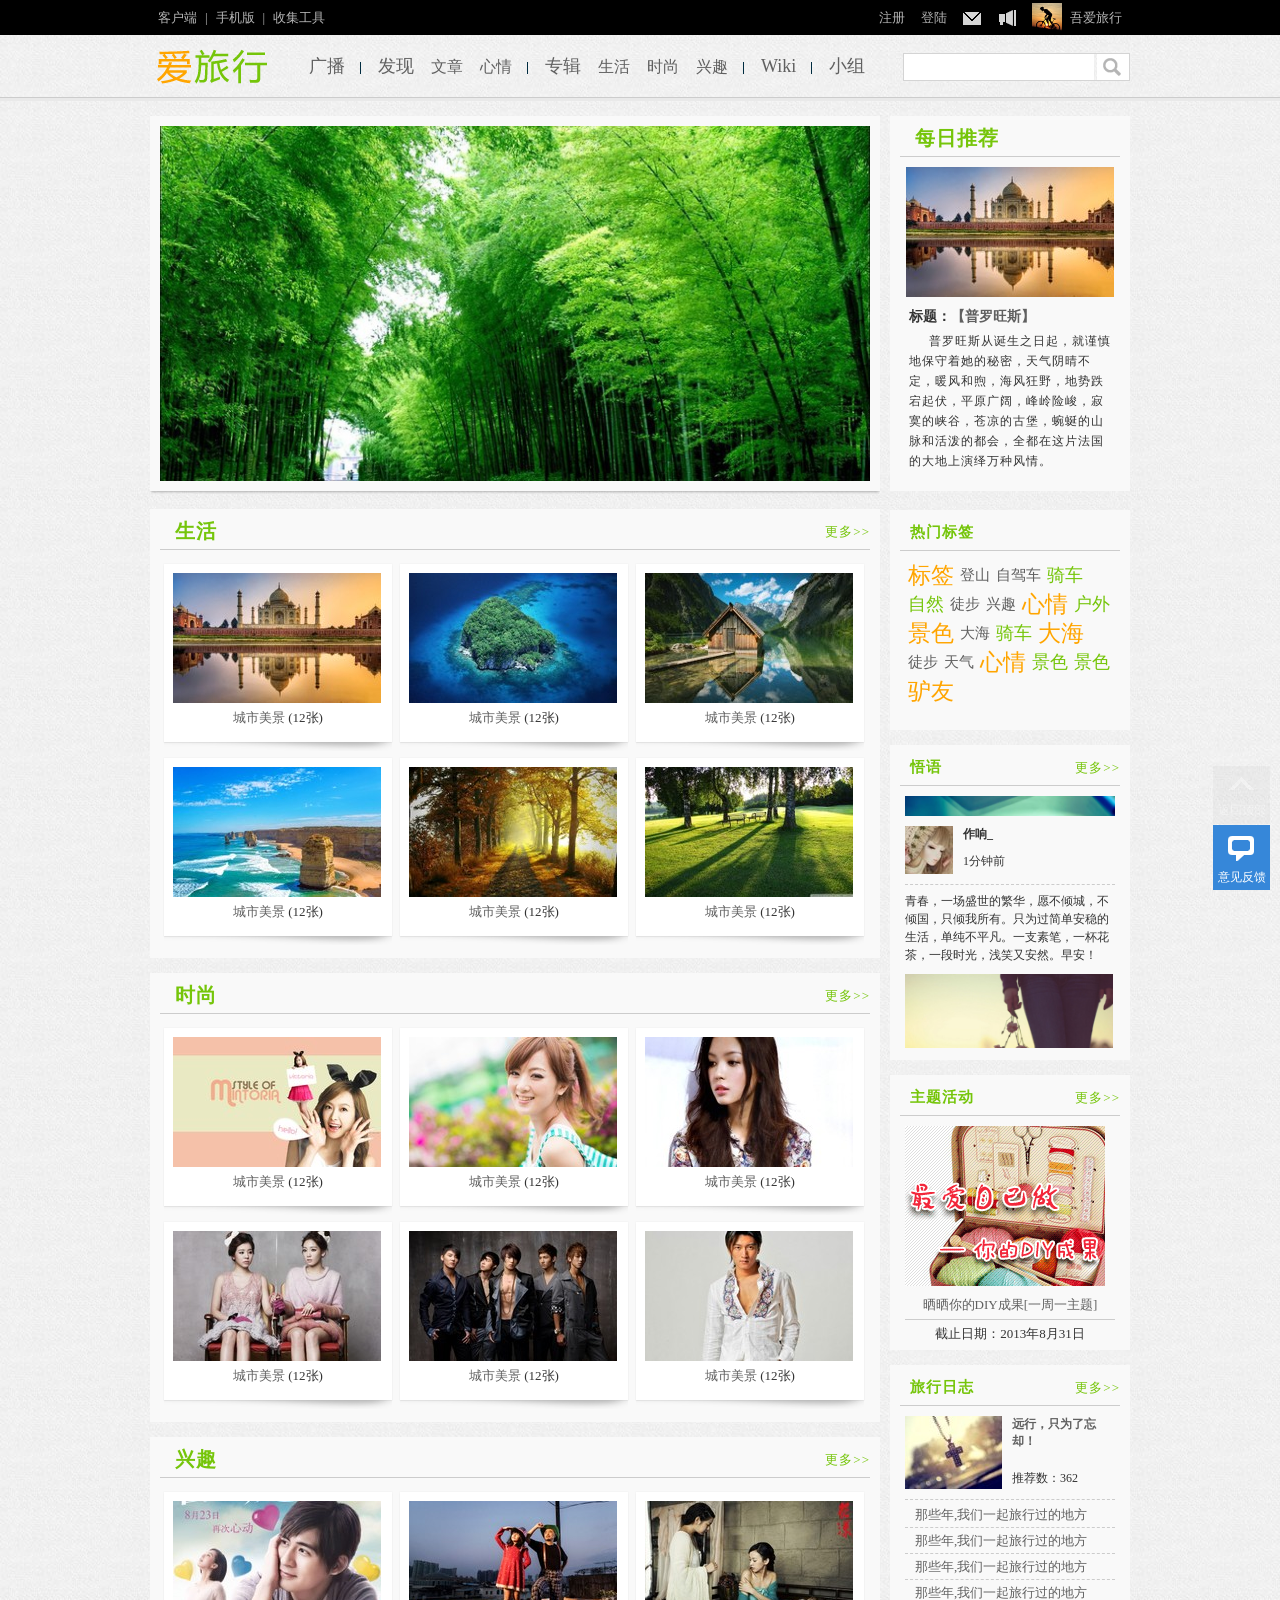
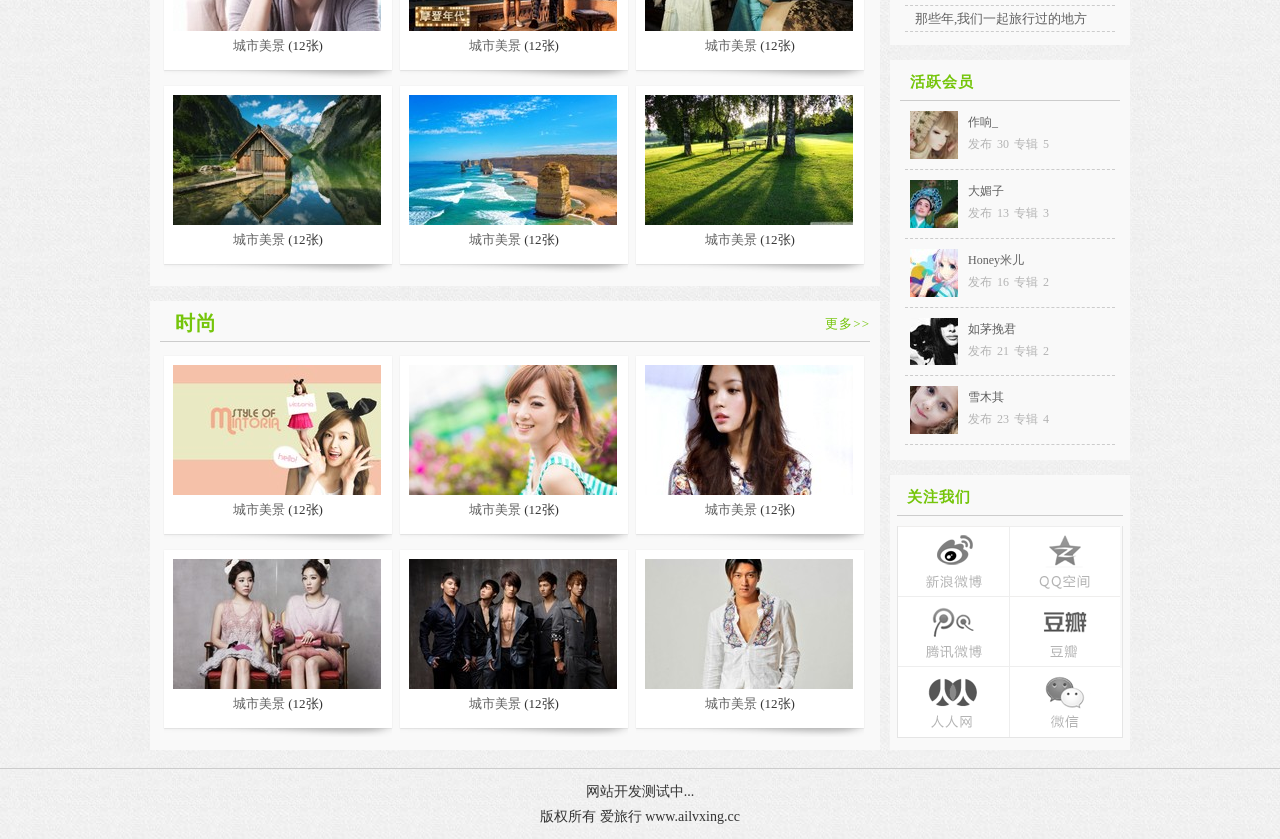
<file: jQuery-day02/02-其他资料/案例/ailvxing/index.html>
<!DOCTYPE html>
<html lang="en">
  <head>
    <meta charset="UTF-8" />
    <meta name="viewport" content="width=device-width, initial-scale=1.0" />
    <title>爱旅行 - 爱生活，爱旅行！</title>
    <link rel="stylesheet" href="./css/base.css" />
    <link rel="stylesheet" href="./css/index.css" />
  </head>
  <body>
    <!-- 头部 -->
    <div class="topnav">
      <div class="w980">
        <ul class="l">
          <li><a href="#">客户端</a>|</li>
          <li><a href="#">手机版</a>|</li>
          <li><a href="#">收集工具</a></li>
        </ul>
        <div class="info">
          <ul>
            <li><a href="./register.html">注册</a></li>
            <li><a href="./login.html">登陆</a></li>
            <li><a href="#" class="msg">&nbsp;</a></li>
            <li><a href="#" class="mail">&nbsp;</a></li>
            <li>
              <img src="./uploads/photos/admin.jpg" />
              <a href="#">吾爱旅行</a>
            </li>
          </ul>
        </div>
      </div>
    </div>
    <div class="header">
      <div class="nav">
        <div class="w980">
          <div class="logo l">
            <a href="./index.html"></a>
          </div>
          <div class="menu l">
            <ul>
              <li>
                <a href="#" class="toplist">广播</a>
              </li>
              <li>
                <a href="#" class="toplist">发现</a>
                <a href="#">文章</a>
                <a href="#">心情</a>
              </li>
              <li>
                <a href="#" class="toplist">专辑</a>
                <a href="#">生活</a>
                <a href="#">时尚</a>
                <a href="#">兴趣</a>
              </li>
              <li>
                <a href="#" class="toplist">Wiki</a>
              </li>
              <li class="lastli">
                <a href="#" class="toplist">小组</a>
              </li>
            </ul>
          </div>
          <div class="search r">
            <form action="">
              <input type="text" />
              <button type="submit"></button>
            </form>
          </div>
        </div>
      </div>
      <div class="line" class="line"></div>
    </div>
    <!-- 主体 -->
    <div class="content">
      <div class="main">
        <div class="slider">
          <div class="viewport">
            <div class="wrap">
              <a href="#">
                <img src="./uploads/pic1.jpg" />
              </a>
              <a href="#">
                <img src="./uploads/pic2.jpg" />
              </a>
              <a href="#">
                <img src="./uploads/pic3.jpg" />
              </a>
              <a href="#">
                <img src="./uploads/pic4.jpg" />
              </a>
              <a href="#">
                <img src="./uploads/pic5.jpg" />
              </a>
              <a href="#">
                <img src="./uploads/pic6.jpg" />
              </a>
              <a href="#">
                <img src="./uploads/pic7.jpg" />
              </a>
              <a href="#">
                <img src="./uploads/pic8.jpg" />
              </a>
              <a href="#">
                <img src="./uploads/pic9.jpg" />
              </a>
              <a href="#">
                <img src="./uploads/pic10.jpg" />
              </a>
            </div>
            <div class="thumbpics">
              <ul>
                <li>
                  <img src="./uploads/pic1.jpg" class="curr" />
                  <div class="icon"></div>
                </li>
                <li>
                  <img src="./uploads/pic2.jpg" />
                </li>
                <li>
                  <img src="./uploads/pic3.jpg" />
                </li>
                <li>
                  <img src="./uploads/pic4.jpg" />
                </li>
                <li>
                  <img src="./uploads/pic5.jpg" />
                </li>
                <li>
                  <img src="./uploads/pic6.jpg" />
                </li>
                <li>
                  <img src="./uploads/pic7.jpg" />
                </li>
                <li>
                  <img src="./uploads/pic8.jpg" />
                </li>
                <li>
                  <img src="./uploads/pic9.jpg" />
                </li>
                <li>
                  <img src="./uploads/pic10.jpg" />
                </li>
              </ul>
            </div>
          </div>
        </div>
        <div class="section">
          <div class="title">
            <h2>
              <a href="#">生活</a>
            </h2>
            <span>
              <a href="#">更多>></a>
            </span>
          </div>
          <div class="thumb">
            <ul>
              <li>
                <img src="./uploads/img1.jpg" />
                <p>
                  <a href="#">城市美景</a>
                  <span>(12张)</span>
                </p>
                <div class="cover"></div>
              </li>
              <li>
                <img src="./uploads/img2.jpg" />
                <p>
                  <a href="#">城市美景</a>
                  <span>(12张)</span>
                </p>
                <div class="cover"></div>
              </li>
              <li>
                <img src="./uploads/img3.jpg" />
                <p>
                  <a href="#">城市美景</a>
                  <span>(12张)</span>
                </p>
                <div class="cover"></div>
              </li>
              <li>
                <img src="./uploads/img4.jpg" />
                <p>
                  <a href="#">城市美景</a>
                  <span>(12张)</span>
                </p>
                <div class="cover"></div>
              </li>
              <li>
                <img src="./uploads/img5.jpg" />
                <p>
                  <a href="#">城市美景</a>
                  <span>(12张)</span>
                </p>
                <div class="cover"></div>
              </li>
              <li>
                <img src="./uploads/img6.jpg" />
                <p>
                  <a href="#">城市美景</a>
                  <span>(12张)</span>
                </p>
                <div class="cover"></div>
              </li>
            </ul>
          </div>
        </div>
        <div class="section">
          <div class="title">
            <h2>
              <a href="#">时尚</a>
            </h2>
            <span>
              <a href="#">更多>></a>
            </span>
          </div>
          <div class="thumb">
            <ul>
              <li>
                <img src="./uploads/img7.jpg" />
                <p>
                  <a href="#">城市美景</a>
                  <span>(12张)</span>
                </p>
                <div class="cover"></div>
              </li>
              <li>
                <img src="./uploads/img8.jpg" />
                <p>
                  <a href="#">城市美景</a>
                  <span>(12张)</span>
                </p>
                <div class="cover"></div>
              </li>
              <li>
                <img src="./uploads/img9.jpg" />
                <p>
                  <a href="#">城市美景</a>
                  <span>(12张)</span>
                </p>
                <div class="cover"></div>
              </li>
              <li>
                <img src="./uploads/img10.jpg" />
                <p>
                  <a href="#">城市美景</a>
                  <span>(12张)</span>
                </p>
                <div class="cover"></div>
              </li>
              <li>
                <img src="./uploads/img11.jpg" />
                <p>
                  <a href="#">城市美景</a>
                  <span>(12张)</span>
                </p>
                <div class="cover"></div>
              </li>
              <li>
                <img src="./uploads/img12.jpg" />
                <p>
                  <a href="#">城市美景</a>
                  <span>(12张)</span>
                </p>
                <div class="cover"></div>
              </li>
            </ul>
          </div>
        </div>
        <div class="section">
          <div class="title">
            <h2>
              <a href="#">兴趣</a>
            </h2>
            <span>
              <a href="#">更多>></a>
            </span>
          </div>
          <div class="thumb">
            <ul>
              <li>
                <img src="./uploads/img13.jpg" />
                <p>
                  <a href="#">城市美景</a>
                  <span>(12张)</span>
                </p>
                <div class="cover"></div>
              </li>
              <li>
                <img src="./uploads/img14.jpg" />
                <p>
                  <a href="#">城市美景</a>
                  <span>(12张)</span>
                </p>
                <div class="cover"></div>
              </li>
              <li>
                <img src="./uploads/img15.jpg" />
                <p>
                  <a href="#">城市美景</a>
                  <span>(12张)</span>
                </p>
                <div class="cover"></div>
              </li>
              <li>
                <img src="./uploads/img16.jpg" />
                <p>
                  <a href="#">城市美景</a>
                  <span>(12张)</span>
                </p>
                <div class="cover"></div>
              </li>
              <li>
                <img src="./uploads/img17.jpg" />
                <p>
                  <a href="#">城市美景</a>
                  <span>(12张)</span>
                </p>
                <div class="cover"></div>
              </li>
              <li>
                <img src="./uploads/img18.jpg" />
                <p>
                  <a href="#">城市美景</a>
                  <span>(12张)</span>
                </p>
                <div class="cover"></div>
              </li>
            </ul>
          </div>
        </div>
        <div class="section">
          <div class="title">
            <h2>
              <a href="#">时尚</a>
            </h2>
            <span>
              <a href="#">更多>></a>
            </span>
          </div>
          <div class="thumb">
            <ul>
              <li>
                <img src="./uploads/img7.jpg" />
                <p>
                  <a href="#">城市美景</a>
                  <span>(12张)</span>
                </p>
                <div class="cover"></div>
              </li>
              <li>
                <img src="./uploads/img8.jpg" />
                <p>
                  <a href="#">城市美景</a>
                  <span>(12张)</span>
                </p>
                <div class="cover"></div>
              </li>
              <li>
                <img src="./uploads/img9.jpg" />
                <p>
                  <a href="#">城市美景</a>
                  <span>(12张)</span>
                </p>
                <div class="cover"></div>
              </li>
              <li>
                <img src="./uploads/img10.jpg" />
                <p>
                  <a href="#">城市美景</a>
                  <span>(12张)</span>
                </p>
                <div class="cover"></div>
              </li>
              <li>
                <img src="./uploads/img11.jpg" />
                <p>
                  <a href="#">城市美景</a>
                  <span>(12张)</span>
                </p>
                <div class="cover"></div>
              </li>
              <li>
                <img src="./uploads/img12.jpg" />
                <p>
                  <a href="#">城市美景</a>
                  <span>(12张)</span>
                </p>
                <div class="cover"></div>
              </li>
            </ul>
          </div>
        </div>
      </div>
      <div class="sider">
        <div class="recommend">
          <div class="title">
            <h2>
              <a href="#">每日推荐</a>
            </h2>
          </div>
          <div class="view">
            <a href="#">
              <img src="./uploads/img1.jpg" />
            </a>
            <h3>标题：<a href="#">【普罗旺斯】</a></h3>
            <p>
              普罗旺斯从诞生之日起，就谨慎地保守着她的秘密，天气阴晴不定，暖风和煦，海风狂野，地势跌宕起伏，平原广阔，峰岭险峻，寂寞的峡谷，苍凉的古堡，蜿蜒的山脉和活泼的都会，全都在这片法国的大地上演绎万种风情。
            </p>
          </div>
        </div>
        <div class="tag">
          <div class="title">
            <h3>热门标签</h3>
          </div>
          <div class="taglist">
            <ul>
              <li><a href="#" class="lev1">标签</a></li>
              <li><a href="#" class="lev3">登山</a></li>
              <li><a href="#" class="lev3">自驾车</a></li>
              <li><a href="#" class="lev2">骑车</a></li>
              <li><a href="#" class="lev2">自然</a></li>
              <li><a href="#" class="lev3">徒步</a></li>
              <li><a href="#" class="lev3">兴趣</a></li>
              <li><a href="#" class="lev1">心情</a></li>
              <li><a href="#" class="lev2">户外</a></li>
              <li><a href="#" class="lev1">景色</a></li>
              <li><a href="#" class="lev3">大海</a></li>
              <li><a href="#" class="lev2">骑车</a></li>
              <li><a href="#" class="lev1">大海</a></li>
              <li><a href="#" class="lev3">徒步</a></li>
              <li><a href="#" class="lev3">天气</a></li>
              <li><a href="#" class="lev1">心情</a></li>
              <li><a href="#" class="lev2">景色</a></li>
              <li><a href="#" class="lev2">景色</a></li>
              <li><a href="#" class="lev1">驴友</a></li>
            </ul>
          </div>
        </div>
        <div class="weibo">
          <div class="title">
            <h3>悟语</h3>
            <span>
              <a href="#">更多>></a>
            </span>
          </div>
          <div class="outer">
            <div class="wbdesc">
              <div class="wblist">
                <div class="userinfo">
                  <img src="./uploads/photos/use1.jpg" />
                  <h4>作响_</h4>
                  <p>1分钟前</p>
                </div>
                <div class="cont">
                  <p>
                    青春，一场盛世的繁华，愿不倾城，不倾国，只倾我所有。只为过简单安稳的生活，单纯不平凡。一支素笔，一杯花茶，一段时光，浅笑又安然。早安！
                  </p>
                  <img src="./uploads/weibo1.jpg" />
                </div>
              </div>
              <div class="wblist">
                <div class="userinfo">
                  <img src="./uploads/photos/use2.jpg" />
                  <h4>大媚子</h4>
                  <p>13分钟前</p>
                </div>
                <div class="cont">
                  <p>
                    人生最好的旅行，就是你在一个陌生的地方，发现一种久违的感动。独自旅行，不受羁绊。有一天，背上包，带上自己，有多远，走多远。
                  </p>
                  <img src="./uploads/weibo2.jpg" />
                </div>
              </div>
              <div class="wblist">
                <div class="userinfo">
                  <img src="./uploads/photos/use3.jpg" />
                  <h4>Honey米儿</h4>
                  <p>6分钟前</p>
                </div>
                <div class="cont">
                  <p>
                    任何一场旅行，都似对生活的拯救；每一个沉思的瞬间，都成就了旅行的意义。
                  </p>
                  <img src="./uploads/weibo3.jpg" />
                </div>
              </div>
              <div class="wblist">
                <div class="userinfo">
                  <img src="./uploads/photos/use4.jpg" />
                  <h4>如茅挽君</h4>
                  <p>16分钟前</p>
                </div>
                <div class="cont">
                  <p>
                    我想要一次旅行，到处留下足迹，和你一起。我在别人眼里，你在我心里。我想要一次旅行，不留任何足迹，独自一起。我在你的记忆，却不在你心里。我们一起走过过去和现在。
                  </p>
                  <img src="./uploads/weibo4.jpg" />
                </div>
              </div>
            </div>
          </div>
        </div>
        <div class="active">
          <div class="title">
            <h3>主题活动</h3>
            <span>
              <a href="#">更多>></a>
            </span>
          </div>
          <div class="actdesc">
            <a href="#">
              <img src="./uploads/act1.gif" />
            </a>
            <p class="h">
              <a href="#">晒晒你的DIY成果[一周一主题]</a>
            </p>
            <p>截止日期：<span>2013年8月31日</span></p>
          </div>
        </div>
        <div class="article">
          <div class="title">
            <h3>旅行日志</h3>
            <span>
              <a href="#">更多>></a>
            </span>
          </div>
          <div class="arclist">
            <div class="arctop">
              <img src="./uploads/arc1.jpg" />
              <h4><a href="#">远行，只为了忘却！</a></h4>
              <p>推荐数：<span>362</span></p>
            </div>
            <ul>
              <li><a href="#">那些年,我们一起旅行过的地方</a></li>
              <li><a href="#">那些年,我们一起旅行过的地方</a></li>
              <li><a href="#">那些年,我们一起旅行过的地方</a></li>
              <li><a href="#">那些年,我们一起旅行过的地方</a></li>
              <li><a href="#">那些年,我们一起旅行过的地方</a></li>
            </ul>
          </div>
        </div>
        <div class="hotuser">
          <div class="title">
            <h3>活跃会员</h3>
          </div>
          <div class="users">
            <ul>
              <li>
                <img src="./uploads/photos/use1.jpg" />
                <p><a href="#">作响_</a></p>
                <p>发布<span>30</span>专辑<span>5</span></p>
              </li>
              <li>
                <img src="./uploads/photos/use2.jpg" />
                <p><a href="#">大媚子</a></p>
                <p>发布<span>13</span>专辑<span>3</span></p>
              </li>
              <li>
                <img src="./uploads/photos/use3.jpg" />
                <p><a href="#">Honey米儿</a></p>
                <p>发布<span>16</span>专辑<span>2</span></p>
              </li>
              <li>
                <img src="./uploads/photos/use4.jpg" />
                <p><a href="#">如茅挽君</a></p>
                <p>发布<span>21</span>专辑<span>2</span></p>
              </li>
              <li>
                <img src="./uploads/photos/use5.jpg" />
                <p><a href="#">雪木其</a></p>
                <p>发布<span>23</span>专辑<span>4</span></p>
              </li>
            </ul>
          </div>
        </div>
        <div class="focus">
          <div class="title">
            <h3>关注我们</h3>
          </div>
          <div class="focusdesc">
            <a href="#" class="sina"></a>
            <a href="#" class="qqzone"></a>
            <a href="#" class="qqweibo"></a>
            <a href="#" class="douban"></a>
            <a href="#" class="renren"></a>
            <a href="#" class="weixin"></a>
          </div>
        </div>
      </div>
    </div>
    <!-- 底部 -->
    <div class="footer">
      <div class="line"></div>
      <div class="copy">
        <p>网站开发测试中...</p>
        <p>版权所有 爱旅行 www.ailvxing.cc</p>
      </div>
    </div>
    <div class="tools">
      <div class="gotop">
        <a href="javascript:;"> <i></i>返回顶部 </a>
      </div>
      <div class="suggest">
        <a href="javascript:;"> <i></i>意见反馈 </a>
      </div>
    </div>
    <div class="sugform">
      <div class="sugtitle">
        <p>您对<span class="curpage">"当前页面"</span>满意吗?</p>
        <a href="javascript:;" class="close">&nbsp;</a>
      </div>
      <div class="check"></div>
    </div>
    <script src="./libs/jquery-3.5.1.min.js"></script>
    <script src="./js/index.js"></script>
  </body>
</html>
</file>
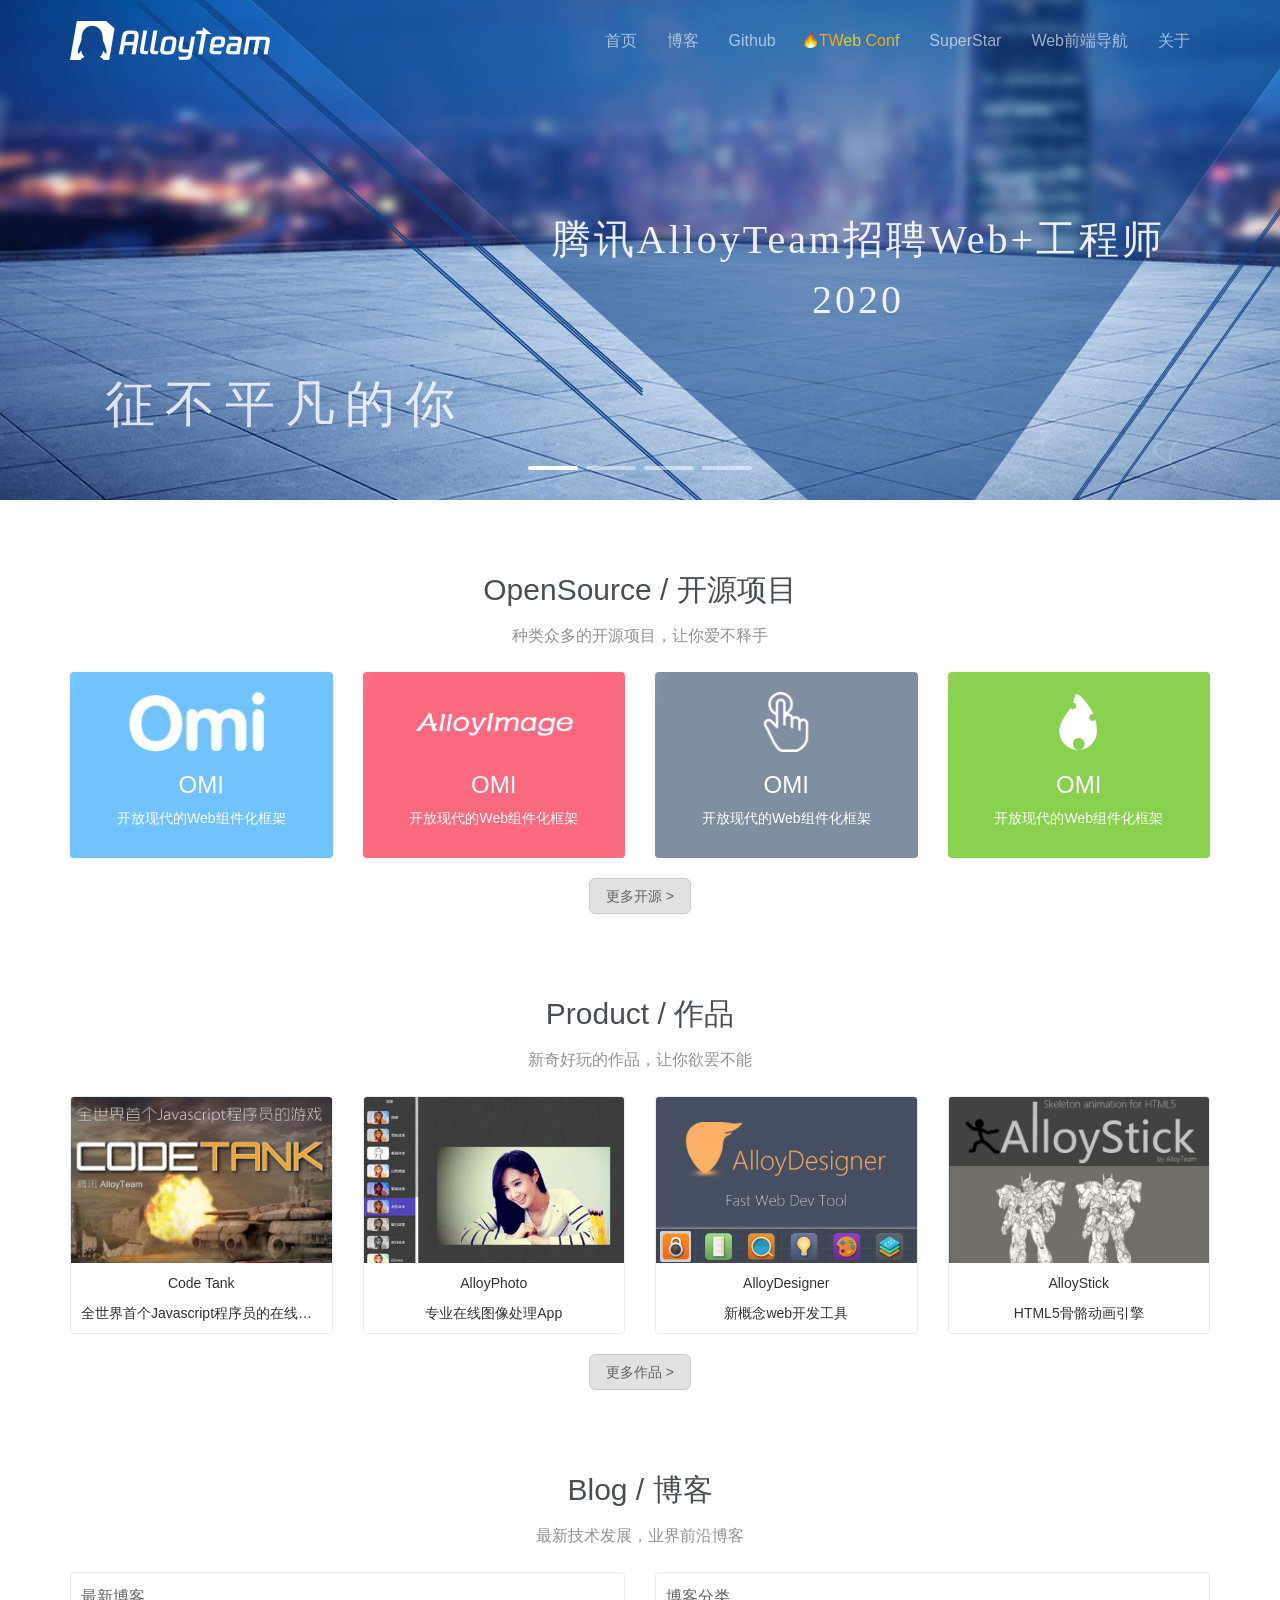
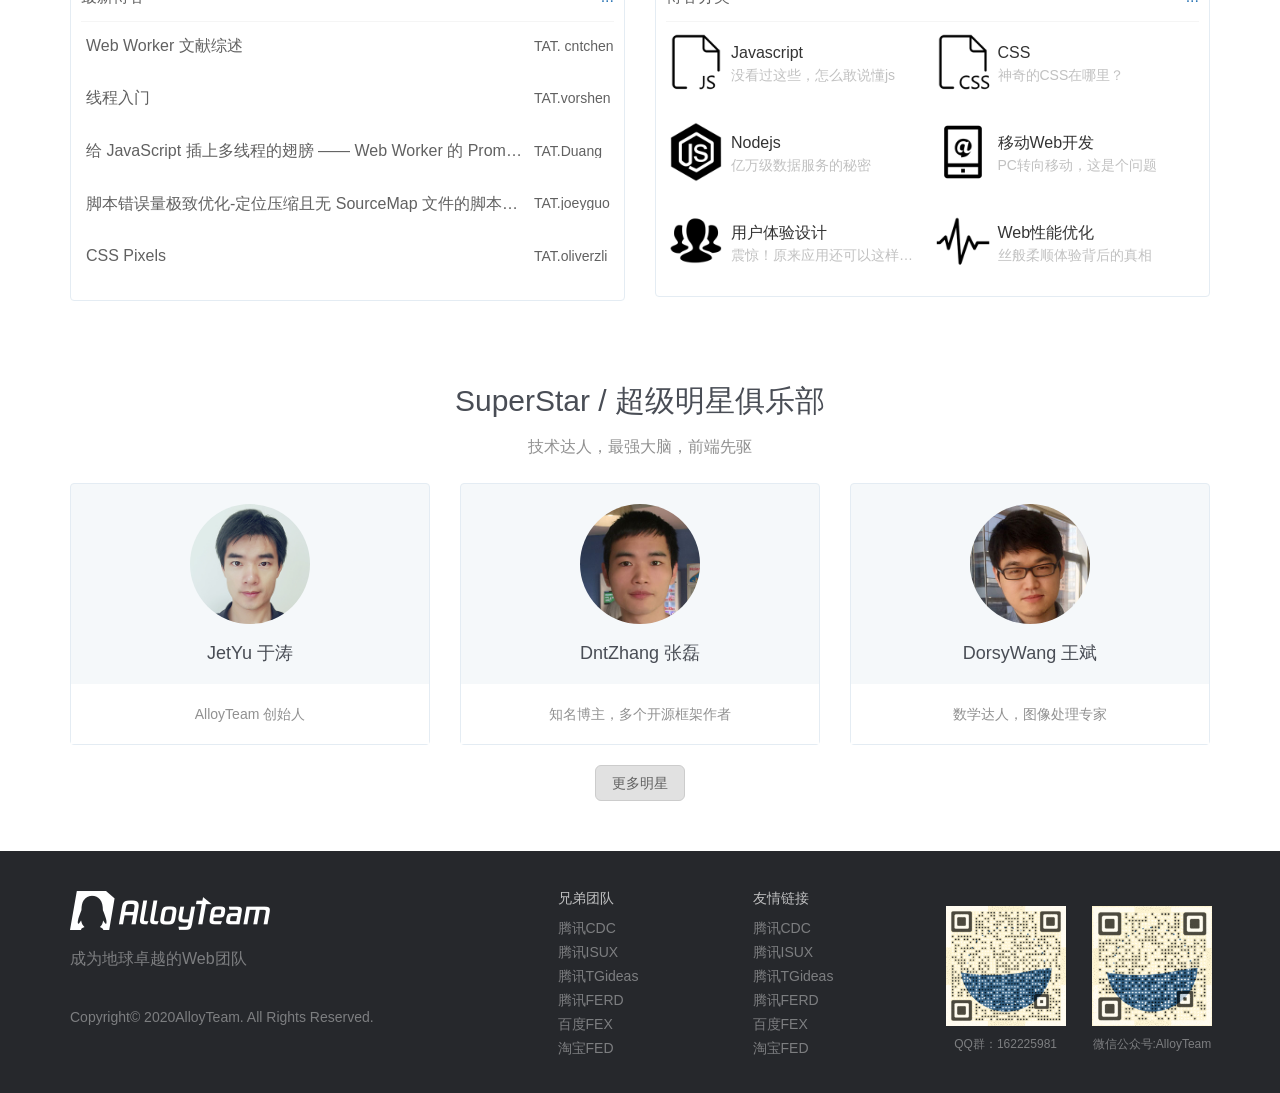
<file: jQuery-day02/02-其他资料/案例/腾讯全端/index.html>
<!DOCTYPE html>
<html lang="en">
  <head>
    <meta charset="UTF-8" />
    <meta http-equiv="X-UA-Compatible" content="IE=edge" />
    <meta name="renderer" content="webkit" />
    <meta name="viewport" content="width=device-width,initial-scale=1" />
    <title>AlloyTeam|腾讯全端 AlloyTeam 团队</title>
    <meta name="keywords" content="AlloyTeam 前端 腾讯 腾讯前端" />
    <meta name="description" content="腾讯全端AlloyTeam团队" />
    <link rel="shortcut icon" href="./favicon.ico" />
    <link rel="stylesheet" href="./assets/bootstrap-3.3.7/css/bootstrap.css" />
    <link rel="stylesheet" href="./css/index.css" />
  </head>
  <body>
    <!-- 头部（导航） -->
    <div class="header">
      <div class="container">
        <!-- Logo -->
        <h1 class="logo pull-left">
          <a href="./index.html">AlloyTeam</a>
        </h1>
        <!-- 主导航 -->
        <nav class="navbar">
          <div class="navbar-header">
            <button
              type="button"
              class="navbar-toggle collapsed"
              data-toggle="collapse"
              data-target="#navbar-collapse"
            >
              <span class="icon-bar"></span>
              <span class="icon-bar"></span>
              <span class="icon-bar"></span>
            </button>
          </div>
          <div class="collapse navbar-collapse" id="navbar-collapse">
            <ul class="nav navbar-nav pull-right">
              <li class="active">
                <a href="javascript:;">首页</a>
              </li>
              <li>
                <a href="javascript:;">博客</a>
              </li>
              <li>
                <a href="javascript:;">Github</a>
              </li>
              <li>
                <a href="javascript:;" class="hot">TWeb Conf</a>
              </li>
              <li>
                <a href="javascript:;">SuperStar</a>
              </li>
              <li>
                <a href="javascript:;">Web前端导航</a>
              </li>
              <li>
                <a href="#">关于</a>
              </li>
            </ul>
          </div>
        </nav>
      </div>
    </div>

    <!-- 焦点图 -->
    <div
      class="carousel slide"
      id="alloyCarousel"
      data-ride="carousel"
      data-interval="5000"
    >
      <!-- Indicators -->
      <ol class="carousel-indicators">
        <li data-target="#alloyCarousel" data-slide-to="0" class="active"></li>
        <li data-target="#alloyCarousel" data-slide-to="1"></li>
        <li data-target="#alloyCarousel" data-slide-to="2"></li>
        <li data-target="#alloyCarousel" data-slide-to="3"></li>
      </ol>
      <!-- Wrapper for slides -->
      <div class="carousel-inner">
        <div class="item done active">
          <a href="#">
            <div class="container hire-info">
              <p class="hire-name">腾讯AlloyTeam招聘Web+工程师<br />2020</p>
              <p class="hire-title">征不平凡的你</p>
            </div>
          </a>
        </div>
        <div class="item done"></div>
        <div class="item done">
          <a href="#">
            <div class="container item-info">
              <p class="title-name">Alloy前端周刊</p>
              <p class="title-desc">为您带来精彩有料的前端好文</p>
            </div>
          </a>
        </div>
        <div class="item done">
          <a href="#">
            <div class="container item-info special">
              <p class="title-name">Omi</p>
              <p class="title-desc">开放现代的web组件化框架</p>
            </div>
          </a>
        </div>
      </div>
    </div>

    <!-- 版块（开源项目） -->
    <div class="container section project">
      <!-- 标题 -->
      <h2 class="title">
        OpenSource / 开源项目<small>种类众多的开源项目，让你爱不释手</small>
      </h2>
      <div class="row items">
        <div class="col-xs-12 col-sm-6 col-md-3">
          <a href="#" class="omi">
            <img src="./images/omi.png" alt="" />
            <h3>OMI</h3>
            <p>开放现代的Web组件化框架</p>
          </a>
        </div>
        <div class="col-xs-12 col-sm-6 col-md-3">
          <a href="#" class="alloyimage">
            <img src="./images/alloyimage.png" alt="" />
            <h3>OMI</h3>
            <p>开放现代的Web组件化框架</p>
          </a>
        </div>
        <div class="col-xs-12 col-sm-6 col-md-3">
          <a href="#" class="alloytouch">
            <img src="./images/alloytouch.png" alt="" />
            <h3>OMI</h3>
            <p>开放现代的Web组件化框架</p>
          </a>
        </div>
        <div class="col-xs-12 col-sm-6 col-md-3">
          <a href="#" class="soda">
            <img src="./images/soda.png" alt="" />
            <h3>OMI</h3>
            <p>开放现代的Web组件化框架</p>
          </a>
        </div>
      </div>
      <div class="more">
        <a href="#">更多开源 &gt;</a>
      </div>
    </div>

    <!-- 版块（作品） -->
    <div class="container section product">
      <!-- 标题 -->
      <h2 class="title">
        Product / 作品<small>新奇好玩的作品，让你欲罢不能</small>
      </h2>
      <div class="row items">
        <div class="col-xs-12 col-sm-6 col-md-3">
          <a href="javascript:;" class="item">
            <div class="img-wrap">
              <img src="./uploads/codetank.jpg" alt="" />
            </div>
            <p>Code Tank</p>
            <p>全世界首个Javascript程序员的在线编程对战游戏</p>
          </a>
        </div>
        <div class="col-xs-12 col-sm-6 col-md-3">
          <a href="javascript:;" class="item">
            <div class="img-wrap">
              <img src="./uploads/alloyphoto.jpg" alt="" />
            </div>
            <p>AlloyPhoto</p>
            <p>专业在线图像处理App</p>
          </a>
        </div>
        <div class="clearfix visible-sm"></div>
        <div class="col-xs-12 col-sm-6 col-md-3">
          <a href="javascript:;" class="item">
            <div class="img-wrap">
              <img src="./uploads/alloydesigner.png" alt="" />
            </div>
            <p>AlloyDesigner</p>
            <p>新概念web开发工具</p>
          </a>
        </div>
        <div class="col-xs-12 col-sm-6 col-md-3">
          <a href="javascript:;" class="item">
            <div class="img-wrap">
              <img src="./uploads/alloystick.jpg" alt="" />
            </div>
            <p>AlloyStick</p>
            <p>HTML5骨骼动画引擎</p>
          </a>
        </div>
      </div>
      <div class="more">
        <a href="#">更多作品 &gt;</a>
      </div>
    </div>

    <!-- 版块（博客） -->
    <div class="container section blog">
      <!-- 标题 -->
      <h2 class="title">
        Blog / 博客<small>最新技术发展，业界前沿博客</small>
      </h2>
      <div class="row items">
        <div class="col-md-6">
          <div class="inner">
            <h3>最新博客 <a href="#" class="pull-right">...</a></h3>
            <ul class="list-unstyled">
              <li>
                <a href="#">
                  <h5>Web Worker 文献综述</h5>
                  <span>TAT. cntchen</span>
                </a>
              </li>
              <li>
                <a href="#">
                  <h5>线程入门</h5>
                  <span>TAT.vorshen</span>
                </a>
              </li>
              <li>
                <a href="#">
                  <h5>
                    给 JavaScript 插上多线程的翅膀 —— Web Worker 的 Promise
                    化实践
                  </h5>
                  <span>TAT.Duang</span>
                </a>
              </li>
              <li>
                <a href="#">
                  <h5>
                    脚本错误量极致优化-定位压缩且无 SourceMap 文件的脚本错误
                  </h5>
                  <span>TAT.joeyguo</span>
                </a>
              </li>
              <li>
                <a href="#">
                  <h5>CSS Pixels</h5>
                  <span>TAT.oliverzli</span>
                </a>
              </li>
            </ul>
          </div>
        </div>
        <div class="col-md-6">
          <div class="inner">
            <h3>博客分类 <a href="#" class="pull-right">...</a></h3>
            <div class="clearfix">
              <div class="type col-md-6">
                <img src="./images/javascript.png" alt="" />
                <p class="name">Javascript</p>
                <p class="brief">没看过这些，怎么敢说懂js</p>
              </div>
              <div class="type col-md-6">
                <img src="./images/css.png" alt="" />
                <p class="name">CSS</p>
                <p class="brief">神奇的CSS在哪里？</p>
              </div>
              <div class="type col-md-6">
                <img src="./images/nodejs.png" alt="" />
                <p class="name">Nodejs</p>
                <p class="brief">亿万级数据服务的秘密</p>
              </div>
              <div class="type col-md-6">
                <img src="./images/mobile.png" alt="" />
                <p class="name">移动Web开发</p>
                <p class="brief">PC转向移动，这是个问题</p>
              </div>
              <div class="type col-md-6">
                <img src="./images/users.png" alt="" />
                <p class="name">用户体验设计</p>
                <p class="brief">震惊！原来应用还可以这样设计</p>
              </div>
              <div class="type col-md-6">
                <img src="./images/performance.png" alt="" />
                <p class="name">Web性能优化</p>
                <p class="brief">丝般柔顺体验背后的真相</p>
              </div>
            </div>
          </div>
        </div>
      </div>
    </div>

    <!-- 版块（超级明星） -->
    <div class="container section stars">
      <!-- 标题 -->
      <h2 class="title">
        SuperStar / 超级明星俱乐部<small>技术达人，最强大脑，前端先驱</small>
      </h2>
      <div class="row items">
        <div class="col-md-4">
          <div class="profile">
            <div class="img-wrap">
              <img src="./uploads/jetyu.jpg" alt="" />
            </div>
            <h5>JetYu 于涛</h5>
            <p>AlloyTeam 创始人</p>
          </div>
        </div>
        <div class="col-md-4">
          <div class="profile">
            <div class="img-wrap">
              <img src="./uploads/dntzhang.jpg" alt="" />
            </div>
            <h5>DntZhang 张磊</h5>
            <p>知名博主，多个开源框架作者</p>
          </div>
        </div>
        <div class="col-md-4">
          <div class="profile">
            <div class="img-wrap">
              <img src="./uploads/dorsywang.jpg" alt="" />
            </div>
            <h5>DorsyWang 王斌</h5>
            <p>数学达人，图像处理专家</p>
          </div>
        </div>
      </div>
      <div class="more">
        <a href="#">更多明星</a>
      </div>
    </div>

    <!-- 底部（版权、推广链接） -->
    <div class="footer">
      <div class="container">
        <div class="row">
          <div class="col-md-5 webmeta">
            <img class="logo" src="./images/logo.png" alt="" />
            <h6 class="slogan">成为地球卓越的Web团队</h6>
            <p class="copyright">
              Copyright© 2020AlloyTeam. All Rights Reserved.
            </p>
          </div>
          <div class="col-md-2 hidden-sm hidden-xs">
            <h6 class="title">兄弟团队</h6>
            <a href="#">腾讯CDC</a>
            <a href="#">腾讯ISUX</a>
            <a href="#">腾讯TGideas</a>
            <a href="#">腾讯FERD</a>
            <a href="#">百度FEX</a>
            <a href="#">淘宝FED</a>
          </div>
          <div class="col-md-2 hidden-sm hidden-xs">
            <h6 class="title">友情链接</h6>
            <a href="#">腾讯CDC</a>
            <a href="#">腾讯ISUX</a>
            <a href="#">腾讯TGideas</a>
            <a href="#">腾讯FERD</a>
            <a href="#">百度FEX</a>
            <a href="#">淘宝FED</a>
          </div>
          <div class="col-md-3">
            <div class="row">
              <div class="col-md-6 col-xs-6 social">
                <img src="./uploads/qq.gif" alt="" />
                <p>QQ群：162225981</p>
              </div>
              <div class="col-md-6 col-xs-6 social">
                <img src="./uploads/weixin.gif" alt="" />
                <p>微信公众号:AlloyTeam</p>
              </div>
            </div>
          </div>
        </div>
      </div>
    </div>
    <!-- 返回顶部 -->
    <div class="gotop">
      <a href="javascript:;"> <i></i>返回顶部 </a>
    </div>
    <script src="./assets/jquery/jquery-3.5.1.min.js"></script>
    <script src="./assets/bootstrap-3.3.7/js/bootstrap.min.js"></script>
    <script src="./js/index.js"></script>
  </body>
</html>
</file>
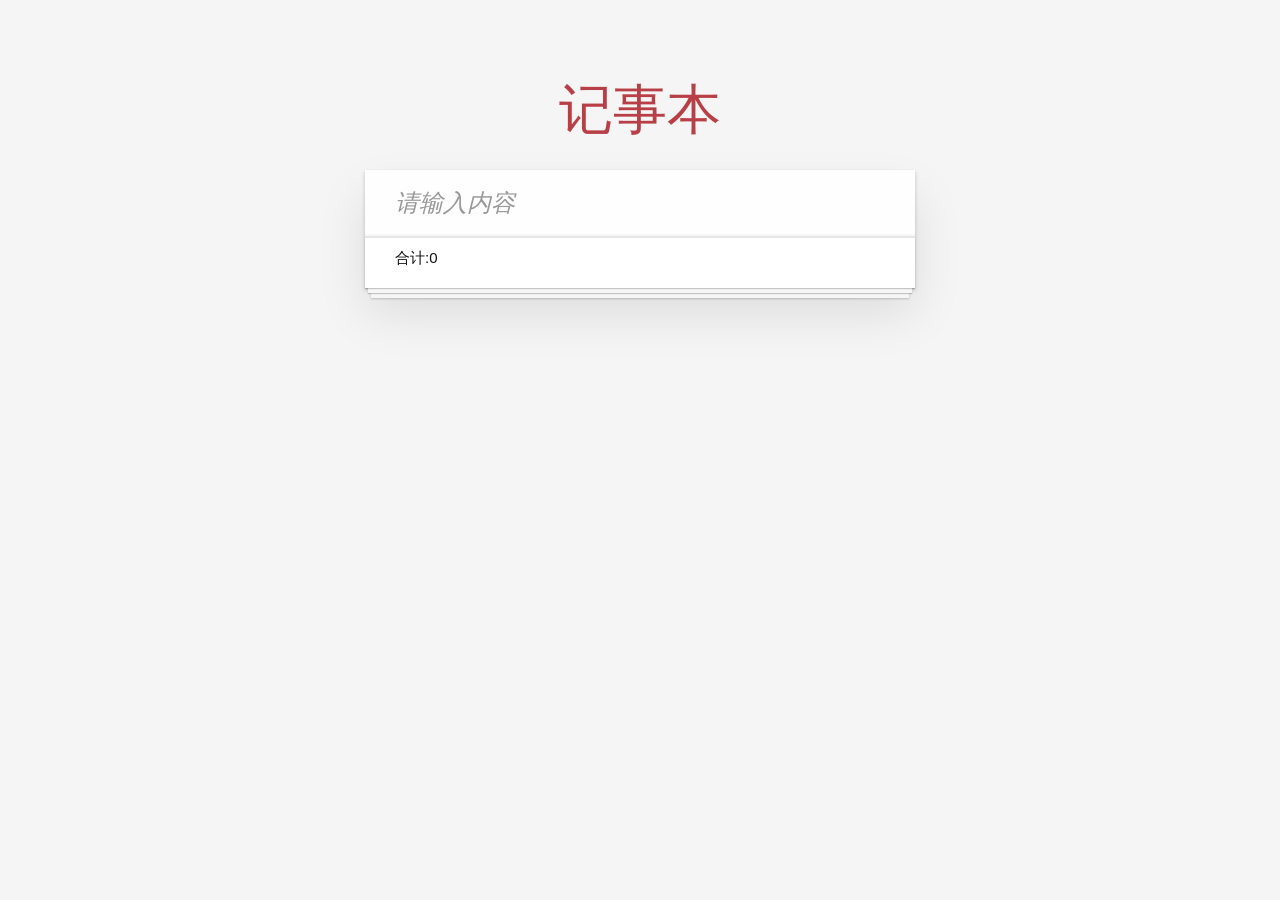
<file: jQuery-day02/02-其他资料/案例/记事本/index.html>
<!DOCTYPE html>
<html lang="zh">
  <head>
    <meta charset="UTF-8" />
    <meta name="viewport" content="width=device-width, initial-scale=1.0" />
    <title>notebook</title>
    <link rel="stylesheet" href="./css/base.css" />
    <link rel="stylesheet" href="./css/index.css" />
  </head>

  <body>
    <section class="todoapp">
      <header class="header">
        <h1>记事本</h1>
        <input
          id="addTodo"
          class="new-todo"
          placeholder="请输入内容"
          autofocus
        />
      </header>
      <section class="main">
        <ul class="todo-list" id="todoList"></ul>
      </section>
      <footer class="footer">
        <span class="todo-count">合计:<strong>0</strong> </span>
      </footer>
    </section>

    <script src="./libs/jquery-3.5.1.min.js"></script>
    <script src="./js/index.js"></script>
  </body>
</html>
</file>
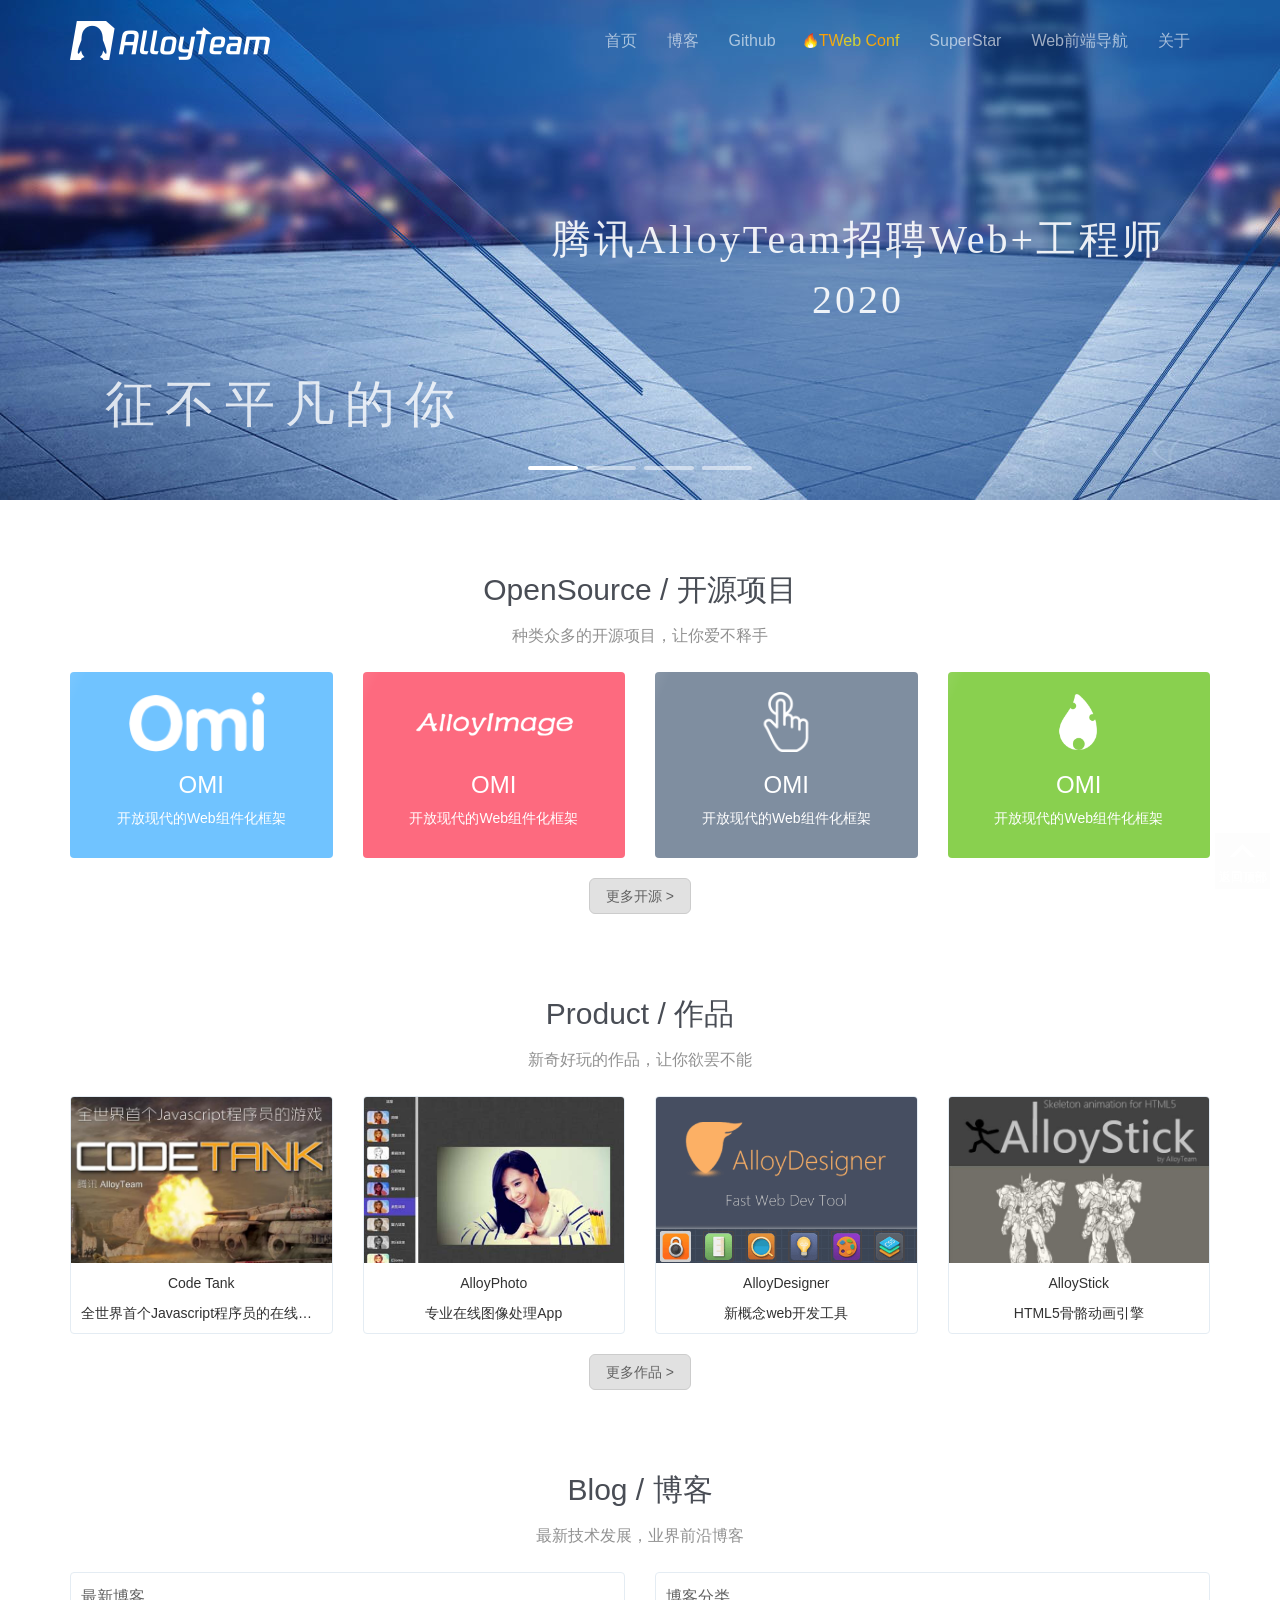
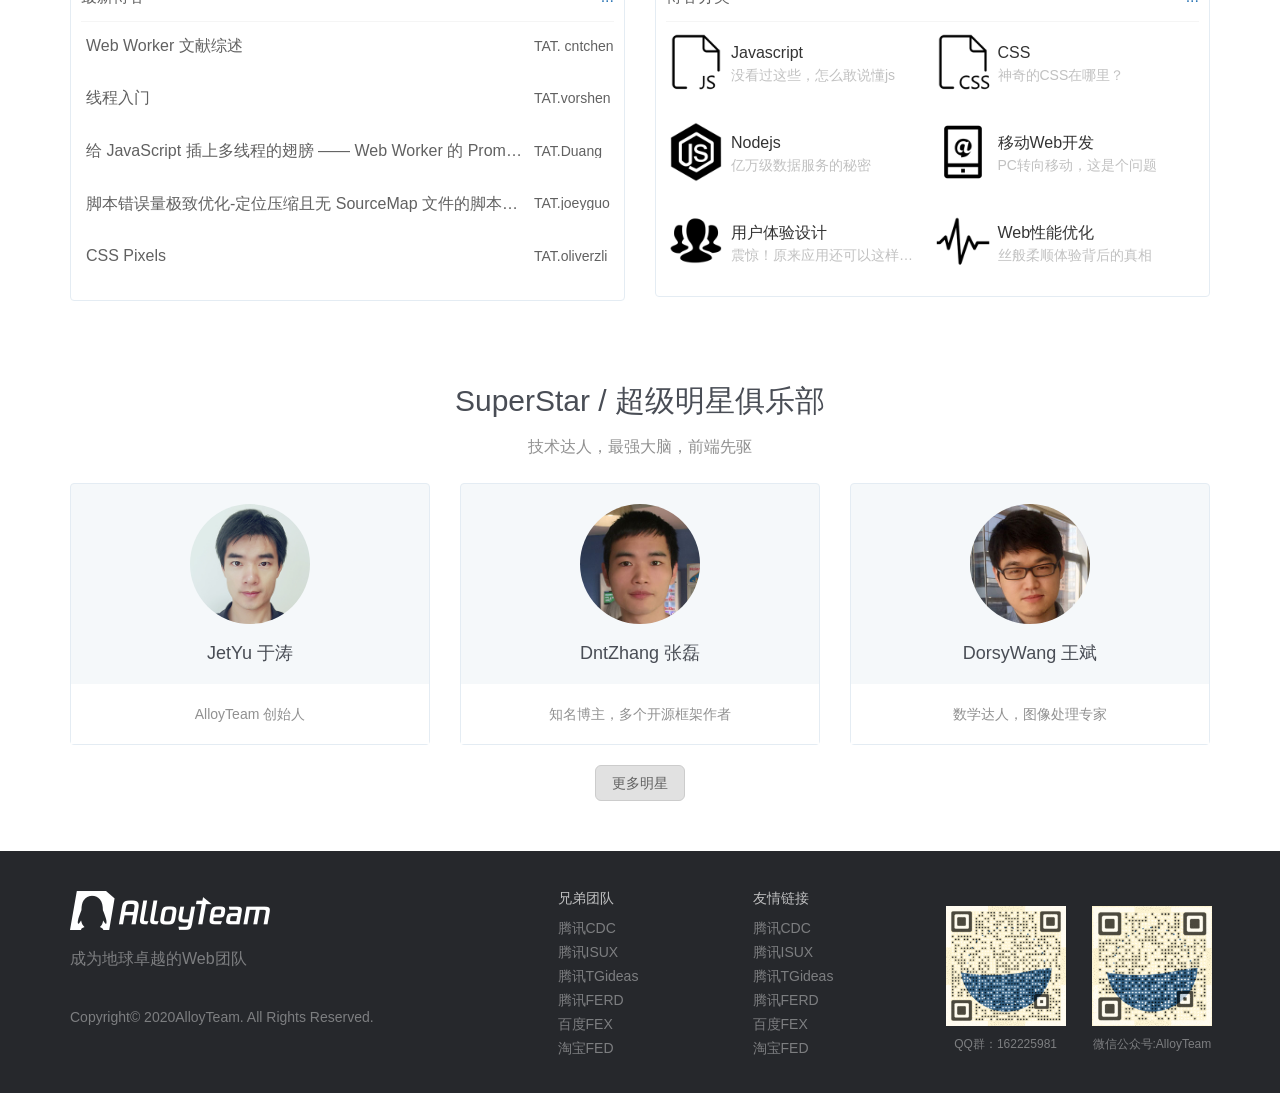
<file: jQuery-day02/04-源代码/02.demos/04-腾讯全端/index.html>
<!DOCTYPE html>
<html lang="zh">
  <head>
    <meta charset="UTF-8" />
    <meta http-equiv="X-UA-Compatible" content="IE=edge" />
    <meta name="renderer" content="webkit" />
    <meta name="viewport" content="width=device-width,initial-scale=1" />
    <title>AlloyTeam|腾讯全端 AlloyTeam 团队</title>
    <meta name="keywords" content="AlloyTeam 前端 腾讯 腾讯前端" />
    <meta name="description" content="腾讯全端AlloyTeam团队" />
    <link rel="shortcut icon" href="./favicon.ico" />
    <link rel="stylesheet" href="./assets/bootstrap-3.3.7/css/bootstrap.css" />
    <link rel="stylesheet" href="./css/index.css" />
  </head>
  <body>
    <div class="gotop">
      <a href="javascript:;">
        <i></i>
        返回顶部
      </a>
    </div>
    <!-- 头部（导航） -->
    <div class="header">
      <div class="container">
        <!-- Logo -->
        <h1 class="logo pull-left">
          <a href="./index.html">AlloyTeam</a>
        </h1>
        <!-- 主导航 -->
        <nav class="navbar">
          <div class="navbar-header">
            <button
              type="button"
              class="navbar-toggle collapsed"
              data-toggle="collapse"
              data-target="#navbar-collapse"
            >
              <span class="icon-bar"></span>
              <span class="icon-bar"></span>
              <span class="icon-bar"></span>
            </button>
          </div>
          <div class="collapse navbar-collapse" id="navbar-collapse">
            <ul class="nav navbar-nav pull-right">
              <li class="active">
                <a href="javascript:;">首页</a>
              </li>
              <li>
                <a href="javascript:;">博客</a>
              </li>
              <li>
                <a href="javascript:;">Github</a>
              </li>
              <li>
                <a href="javascript:;" class="hot">TWeb Conf</a>
              </li>
              <li>
                <a href="javascript:;">SuperStar</a>
              </li>
              <li>
                <a href="javascript:;">Web前端导航</a>
              </li>
              <li>
                <a href="#">关于</a>
              </li>
            </ul>
          </div>
        </nav>
      </div>
    </div>

    <!-- 焦点图 -->
    <div
      class="carousel slide"
      id="alloyCarousel"
      data-ride="carousel"
      data-interval="5000"
    >
      <!-- Indicators -->
      <ol class="carousel-indicators">
        <li data-target="#alloyCarousel" data-slide-to="0" class="active"></li>
        <li data-target="#alloyCarousel" data-slide-to="1"></li>
        <li data-target="#alloyCarousel" data-slide-to="2"></li>
        <li data-target="#alloyCarousel" data-slide-to="3"></li>
      </ol>
      <!-- Wrapper for slides -->
      <div class="carousel-inner">
        <div class="item done active">
          <a href="#">
            <div class="container hire-info">
              <p class="hire-name">腾讯AlloyTeam招聘Web+工程师<br />2020</p>
              <p class="hire-title">征不平凡的你</p>
            </div>
          </a>
        </div>
        <div class="item done"></div>
        <div class="item done">
          <a href="#">
            <div class="container item-info">
              <p class="title-name">Alloy前端周刊</p>
              <p class="title-desc">为您带来精彩有料的前端好文</p>
            </div>
          </a>
        </div>
        <div class="item done">
          <a href="#">
            <div class="container item-info special">
              <p class="title-name">Omi</p>
              <p class="title-desc">开放现代的web组件化框架</p>
            </div>
          </a>
        </div>
      </div>
    </div>

    <!-- 版块（开源项目） -->
    <div class="container section project">
      <!-- 标题 -->
      <h2 class="title">
        OpenSource / 开源项目<small>种类众多的开源项目，让你爱不释手</small>
      </h2>
      <div class="row items">
        <div class="col-xs-12 col-sm-6 col-md-3">
          <a href="#" class="omi">
            <img src="./images/omi.png" alt="" />
            <h3>OMI</h3>
            <p>开放现代的Web组件化框架</p>
          </a>
        </div>
        <div class="col-xs-12 col-sm-6 col-md-3">
          <a href="#" class="alloyimage">
            <img src="./images/alloyimage.png" alt="" />
            <h3>OMI</h3>
            <p>开放现代的Web组件化框架</p>
          </a>
        </div>
        <div class="col-xs-12 col-sm-6 col-md-3">
          <a href="#" class="alloytouch">
            <img src="./images/alloytouch.png" alt="" />
            <h3>OMI</h3>
            <p>开放现代的Web组件化框架</p>
          </a>
        </div>
        <div class="col-xs-12 col-sm-6 col-md-3">
          <a href="#" class="soda">
            <img src="./images/soda.png" alt="" />
            <h3>OMI</h3>
            <p>开放现代的Web组件化框架</p>
          </a>
        </div>
      </div>
      <div class="more">
        <a href="#">更多开源 &gt;</a>
      </div>
    </div>

    <!-- 版块（作品） -->
    <div class="container section product">
      <!-- 标题 -->
      <h2 class="title">
        Product / 作品<small>新奇好玩的作品，让你欲罢不能</small>
      </h2>
      <div class="row items">
        <div class="col-xs-12 col-sm-6 col-md-3">
          <a href="javascript:;" class="item">
            <div class="img-wrap">
              <img src="./uploads/codetank.jpg" alt="" />
            </div>
            <p>Code Tank</p>
            <p>全世界首个Javascript程序员的在线编程对战游戏</p>
          </a>
        </div>
        <div class="col-xs-12 col-sm-6 col-md-3">
          <a href="javascript:;" class="item">
            <div class="img-wrap">
              <img src="./uploads/alloyphoto.jpg" alt="" />
            </div>
            <p>AlloyPhoto</p>
            <p>专业在线图像处理App</p>
          </a>
        </div>
        <div class="clearfix visible-sm"></div>
        <div class="col-xs-12 col-sm-6 col-md-3">
          <a href="javascript:;" class="item">
            <div class="img-wrap">
              <img src="./uploads/alloydesigner.png" alt="" />
            </div>
            <p>AlloyDesigner</p>
            <p>新概念web开发工具</p>
          </a>
        </div>
        <div class="col-xs-12 col-sm-6 col-md-3">
          <a href="javascript:;" class="item">
            <div class="img-wrap">
              <img src="./uploads/alloystick.jpg" alt="" />
            </div>
            <p>AlloyStick</p>
            <p>HTML5骨骼动画引擎</p>
          </a>
        </div>
      </div>
      <div class="more">
        <a href="#">更多作品 &gt;</a>
      </div>
    </div>

    <!-- 版块（博客） -->
    <div class="container section blog">
      <!-- 标题 -->
      <h2 class="title">
        Blog / 博客<small>最新技术发展，业界前沿博客</small>
      </h2>
      <div class="row items">
        <div class="col-md-6">
          <div class="inner">
            <h3>最新博客 <a href="#" class="pull-right">...</a></h3>
            <ul class="list-unstyled">
              <li>
                <a href="#">
                  <h5>Web Worker 文献综述</h5>
                  <span>TAT. cntchen</span>
                </a>
              </li>
              <li>
                <a href="#">
                  <h5>线程入门</h5>
                  <span>TAT.vorshen</span>
                </a>
              </li>
              <li>
                <a href="#">
                  <h5>
                    给 JavaScript 插上多线程的翅膀 —— Web Worker 的 Promise
                    化实践
                  </h5>
                  <span>TAT.Duang</span>
                </a>
              </li>
              <li>
                <a href="#">
                  <h5>
                    脚本错误量极致优化-定位压缩且无 SourceMap 文件的脚本错误
                  </h5>
                  <span>TAT.joeyguo</span>
                </a>
              </li>
              <li>
                <a href="#">
                  <h5>CSS Pixels</h5>
                  <span>TAT.oliverzli</span>
                </a>
              </li>
            </ul>
          </div>
        </div>
        <div class="col-md-6">
          <div class="inner">
            <h3>博客分类 <a href="#" class="pull-right">...</a></h3>
            <div class="clearfix">
              <div class="type col-md-6">
                <img src="./images/javascript.png" alt="" />
                <p class="name">Javascript</p>
                <p class="brief">没看过这些，怎么敢说懂js</p>
              </div>
              <div class="type col-md-6">
                <img src="./images/css.png" alt="" />
                <p class="name">CSS</p>
                <p class="brief">神奇的CSS在哪里？</p>
              </div>
              <div class="type col-md-6">
                <img src="./images/nodejs.png" alt="" />
                <p class="name">Nodejs</p>
                <p class="brief">亿万级数据服务的秘密</p>
              </div>
              <div class="type col-md-6">
                <img src="./images/mobile.png" alt="" />
                <p class="name">移动Web开发</p>
                <p class="brief">PC转向移动，这是个问题</p>
              </div>
              <div class="type col-md-6">
                <img src="./images/users.png" alt="" />
                <p class="name">用户体验设计</p>
                <p class="brief">震惊！原来应用还可以这样设计</p>
              </div>
              <div class="type col-md-6">
                <img src="./images/performance.png" alt="" />
                <p class="name">Web性能优化</p>
                <p class="brief">丝般柔顺体验背后的真相</p>
              </div>
            </div>
          </div>
        </div>
      </div>
    </div>

    <!-- 版块（超级明星） -->
    <div class="container section stars">
      <!-- 标题 -->
      <h2 class="title">
        SuperStar / 超级明星俱乐部<small>技术达人，最强大脑，前端先驱</small>
      </h2>
      <div class="row items">
        <div class="col-md-4">
          <div class="profile">
            <div class="img-wrap">
              <img src="./uploads/jetyu.jpg" alt="" />
            </div>
            <h5>JetYu 于涛</h5>
            <p>AlloyTeam 创始人</p>
          </div>
        </div>
        <div class="col-md-4">
          <div class="profile">
            <div class="img-wrap">
              <img src="./uploads/dntzhang.jpg" alt="" />
            </div>
            <h5>DntZhang 张磊</h5>
            <p>知名博主，多个开源框架作者</p>
          </div>
        </div>
        <div class="col-md-4">
          <div class="profile">
            <div class="img-wrap">
              <img src="./uploads/dorsywang.jpg" alt="" />
            </div>
            <h5>DorsyWang 王斌</h5>
            <p>数学达人，图像处理专家</p>
          </div>
        </div>
      </div>
      <div class="more">
        <a href="#">更多明星</a>
      </div>
    </div>

    <!-- 底部（版权、推广链接） -->
    <div class="footer">
      <div class="container">
        <div class="row">
          <div class="col-md-5 webmeta">
            <img class="logo" src="./images/logo.png" alt="" />
            <h6 class="slogan">成为地球卓越的Web团队</h6>
            <p class="copyright">
              Copyright© 2020AlloyTeam. All Rights Reserved.
            </p>
          </div>
          <div class="col-md-2 hidden-sm hidden-xs">
            <h6 class="title">兄弟团队</h6>
            <a href="#">腾讯CDC</a>
            <a href="#">腾讯ISUX</a>
            <a href="#">腾讯TGideas</a>
            <a href="#">腾讯FERD</a>
            <a href="#">百度FEX</a>
            <a href="#">淘宝FED</a>
          </div>
          <div class="col-md-2 hidden-sm hidden-xs">
            <h6 class="title">友情链接</h6>
            <a href="#">腾讯CDC</a>
            <a href="#">腾讯ISUX</a>
            <a href="#">腾讯TGideas</a>
            <a href="#">腾讯FERD</a>
            <a href="#">百度FEX</a>
            <a href="#">淘宝FED</a>
          </div>
          <div class="col-md-3">
            <div class="row">
              <div class="col-md-6 col-xs-6 social">
                <img src="./uploads/qq.gif" alt="" />
                <p>QQ群：162225981</p>
              </div>
              <div class="col-md-6 col-xs-6 social">
                <img src="./uploads/weixin.gif" alt="" />
                <p>微信公众号:AlloyTeam</p>
              </div>
            </div>
          </div>
        </div>
      </div>
    </div>
    <!-- 返回顶部 -->
    <div class="gotop">
      <a href="javascript:;">
        <i></i>
        返回顶部
      </a>
    </div>
    <script src="./assets/jquery/jquery-3.5.1.min.js"></script>
    <script src="./assets/bootstrap-3.3.7/js/bootstrap.min.js"></script>
    <script src="./js/index1.js"></script>
  </body>
</html>
</file>
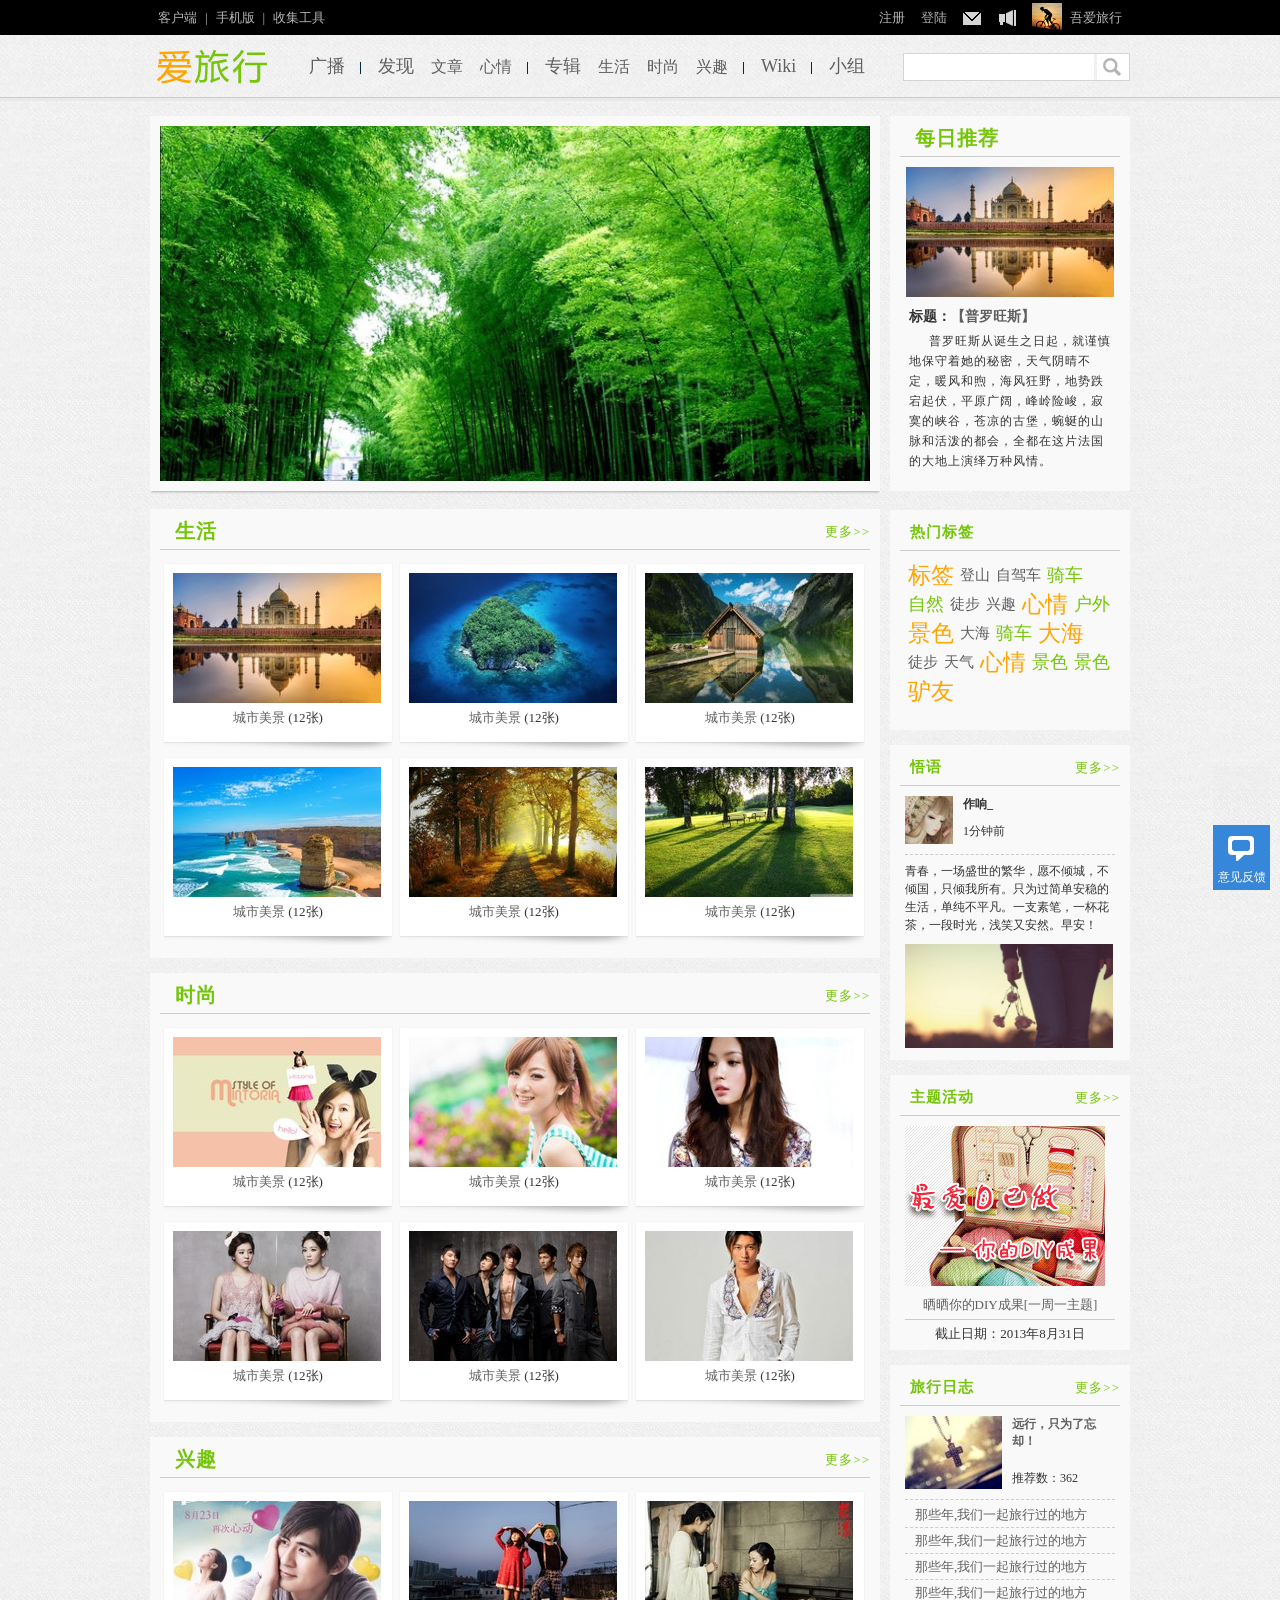
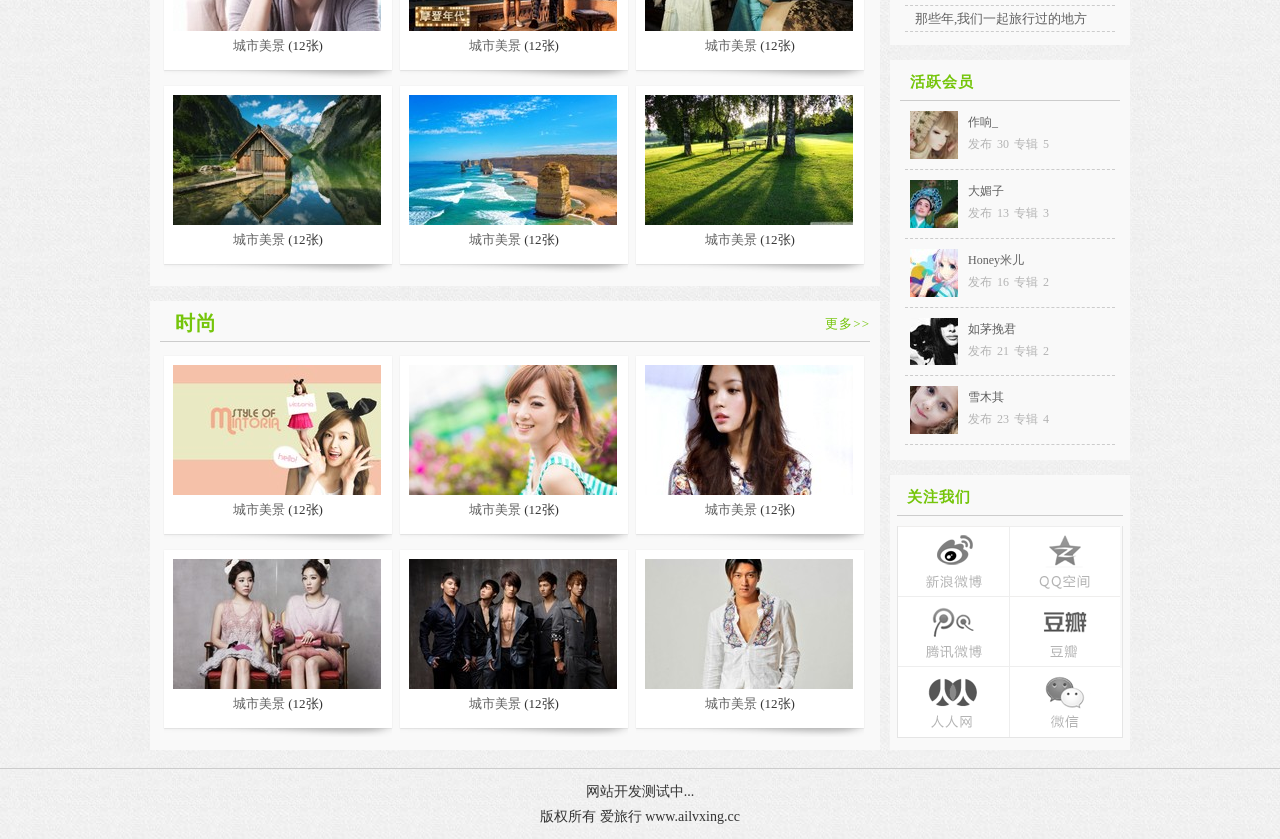
<file: jQuery-day02/04-源代码/02.demos/10-爱旅行/index.html>
<!DOCTYPE html>
<html lang="en">
  <head>
    <meta charset="UTF-8" />
    <meta name="viewport" content="width=device-width, initial-scale=1.0" />
    <title>爱旅行 - 爱生活，爱旅行！</title>
    <link rel="stylesheet" href="./css/base.css" />
    <link rel="stylesheet" href="./css/index.css" />
  </head>
  <body>
    <!-- 头部 -->
    <div class="topnav">
      <div class="w980">
        <ul class="l">
          <li><a href="#">客户端</a>|</li>
          <li><a href="#">手机版</a>|</li>
          <li><a href="#">收集工具</a></li>
        </ul>
        <div class="info">
          <ul>
            <li><a href="./register.html">注册</a></li>
            <li><a href="./login.html">登陆</a></li>
            <li><a href="#" class="msg">&nbsp;</a></li>
            <li><a href="#" class="mail">&nbsp;</a></li>
            <li>
              <img src="./uploads/photos/admin.jpg" />
              <a href="#">吾爱旅行</a>
            </li>
          </ul>
        </div>
      </div>
    </div>
    <div class="header">
      <div class="nav">
        <div class="w980">
          <div class="logo l">
            <a href="./index.html"></a>
          </div>
          <div class="menu l">
            <ul>
              <li>
                <a href="#" class="toplist">广播</a>
              </li>
              <li>
                <a href="#" class="toplist">发现</a>
                <a href="#">文章</a>
                <a href="#">心情</a>
              </li>
              <li>
                <a href="#" class="toplist">专辑</a>
                <a href="#">生活</a>
                <a href="#">时尚</a>
                <a href="#">兴趣</a>
              </li>
              <li>
                <a href="#" class="toplist">Wiki</a>
              </li>
              <li class="lastli">
                <a href="#" class="toplist">小组</a>
              </li>
            </ul>
          </div>
          <div class="search r">
            <form action="">
              <input type="text" />
              <button type="submit"></button>
            </form>
          </div>
        </div>
      </div>
      <div class="line" class="line"></div>
    </div>
    <!-- 主体 -->
    <div class="content">
      <div class="main">
        <div class="slider">
          <div class="viewport">
            <div class="wrap">
              <a href="#">
                <img src="./uploads/pic1.jpg" />
              </a>
              <a href="#">
                <img src="./uploads/pic2.jpg" />
              </a>
              <a href="#">
                <img src="./uploads/pic3.jpg" />
              </a>
              <a href="#">
                <img src="./uploads/pic4.jpg" />
              </a>
              <a href="#">
                <img src="./uploads/pic5.jpg" />
              </a>
              <a href="#">
                <img src="./uploads/pic6.jpg" />
              </a>
              <a href="#">
                <img src="./uploads/pic7.jpg" />
              </a>
              <a href="#">
                <img src="./uploads/pic8.jpg" />
              </a>
              <a href="#">
                <img src="./uploads/pic9.jpg" />
              </a>
              <a href="#">
                <img src="./uploads/pic10.jpg" />
              </a>
            </div>
            <div class="thumbpics">
              <ul>
                <li>
                  <img src="./uploads/pic1.jpg" class="curr" />
                  <div class="icon"></div>
                </li>
                <li>
                  <img src="./uploads/pic2.jpg" />
                </li>
                <li>
                  <img src="./uploads/pic3.jpg" />
                </li>
                <li>
                  <img src="./uploads/pic4.jpg" />
                </li>
                <li>
                  <img src="./uploads/pic5.jpg" />
                </li>
                <li>
                  <img src="./uploads/pic6.jpg" />
                </li>
                <li>
                  <img src="./uploads/pic7.jpg" />
                </li>
                <li>
                  <img src="./uploads/pic8.jpg" />
                </li>
                <li>
                  <img src="./uploads/pic9.jpg" />
                </li>
                <li>
                  <img src="./uploads/pic10.jpg" />
                </li>
              </ul>
            </div>
          </div>
        </div>
        <div class="section">
          <div class="title">
            <h2>
              <a href="#">生活</a>
            </h2>
            <span>
              <a href="#">更多>></a>
            </span>
          </div>
          <div class="thumb">
            <ul>
              <li>
                <img src="./uploads/img1.jpg" />
                <p>
                  <a href="#">城市美景</a>
                  <span>(12张)</span>
                </p>
                <div class="cover"></div>
              </li>
              <li>
                <img src="./uploads/img2.jpg" />
                <p>
                  <a href="#">城市美景</a>
                  <span>(12张)</span>
                </p>
                <div class="cover"></div>
              </li>
              <li>
                <img src="./uploads/img3.jpg" />
                <p>
                  <a href="#">城市美景</a>
                  <span>(12张)</span>
                </p>
                <div class="cover"></div>
              </li>
              <li>
                <img src="./uploads/img4.jpg" />
                <p>
                  <a href="#">城市美景</a>
                  <span>(12张)</span>
                </p>
                <div class="cover"></div>
              </li>
              <li>
                <img src="./uploads/img5.jpg" />
                <p>
                  <a href="#">城市美景</a>
                  <span>(12张)</span>
                </p>
                <div class="cover"></div>
              </li>
              <li>
                <img src="./uploads/img6.jpg" />
                <p>
                  <a href="#">城市美景</a>
                  <span>(12张)</span>
                </p>
                <div class="cover"></div>
              </li>
            </ul>
          </div>
        </div>
        <div class="section">
          <div class="title">
            <h2>
              <a href="#">时尚</a>
            </h2>
            <span>
              <a href="#">更多>></a>
            </span>
          </div>
          <div class="thumb">
            <ul>
              <li>
                <img src="./uploads/img7.jpg" />
                <p>
                  <a href="#">城市美景</a>
                  <span>(12张)</span>
                </p>
                <div class="cover"></div>
              </li>
              <li>
                <img src="./uploads/img8.jpg" />
                <p>
                  <a href="#">城市美景</a>
                  <span>(12张)</span>
                </p>
                <div class="cover"></div>
              </li>
              <li>
                <img src="./uploads/img9.jpg" />
                <p>
                  <a href="#">城市美景</a>
                  <span>(12张)</span>
                </p>
                <div class="cover"></div>
              </li>
              <li>
                <img src="./uploads/img10.jpg" />
                <p>
                  <a href="#">城市美景</a>
                  <span>(12张)</span>
                </p>
                <div class="cover"></div>
              </li>
              <li>
                <img src="./uploads/img11.jpg" />
                <p>
                  <a href="#">城市美景</a>
                  <span>(12张)</span>
                </p>
                <div class="cover"></div>
              </li>
              <li>
                <img src="./uploads/img12.jpg" />
                <p>
                  <a href="#">城市美景</a>
                  <span>(12张)</span>
                </p>
                <div class="cover"></div>
              </li>
            </ul>
          </div>
        </div>
        <div class="section">
          <div class="title">
            <h2>
              <a href="#">兴趣</a>
            </h2>
            <span>
              <a href="#">更多>></a>
            </span>
          </div>
          <div class="thumb">
            <ul>
              <li>
                <img src="./uploads/img13.jpg" />
                <p>
                  <a href="#">城市美景</a>
                  <span>(12张)</span>
                </p>
                <div class="cover"></div>
              </li>
              <li>
                <img src="./uploads/img14.jpg" />
                <p>
                  <a href="#">城市美景</a>
                  <span>(12张)</span>
                </p>
                <div class="cover"></div>
              </li>
              <li>
                <img src="./uploads/img15.jpg" />
                <p>
                  <a href="#">城市美景</a>
                  <span>(12张)</span>
                </p>
                <div class="cover"></div>
              </li>
              <li>
                <img src="./uploads/img16.jpg" />
                <p>
                  <a href="#">城市美景</a>
                  <span>(12张)</span>
                </p>
                <div class="cover"></div>
              </li>
              <li>
                <img src="./uploads/img17.jpg" />
                <p>
                  <a href="#">城市美景</a>
                  <span>(12张)</span>
                </p>
                <div class="cover"></div>
              </li>
              <li>
                <img src="./uploads/img18.jpg" />
                <p>
                  <a href="#">城市美景</a>
                  <span>(12张)</span>
                </p>
                <div class="cover"></div>
              </li>
            </ul>
          </div>
        </div>
        <div class="section">
          <div class="title">
            <h2>
              <a href="#">时尚</a>
            </h2>
            <span>
              <a href="#">更多>></a>
            </span>
          </div>
          <div class="thumb">
            <ul>
              <li>
                <img src="./uploads/img7.jpg" />
                <p>
                  <a href="#">城市美景</a>
                  <span>(12张)</span>
                </p>
                <div class="cover"></div>
              </li>
              <li>
                <img src="./uploads/img8.jpg" />
                <p>
                  <a href="#">城市美景</a>
                  <span>(12张)</span>
                </p>
                <div class="cover"></div>
              </li>
              <li>
                <img src="./uploads/img9.jpg" />
                <p>
                  <a href="#">城市美景</a>
                  <span>(12张)</span>
                </p>
                <div class="cover"></div>
              </li>
              <li>
                <img src="./uploads/img10.jpg" />
                <p>
                  <a href="#">城市美景</a>
                  <span>(12张)</span>
                </p>
                <div class="cover"></div>
              </li>
              <li>
                <img src="./uploads/img11.jpg" />
                <p>
                  <a href="#">城市美景</a>
                  <span>(12张)</span>
                </p>
                <div class="cover"></div>
              </li>
              <li>
                <img src="./uploads/img12.jpg" />
                <p>
                  <a href="#">城市美景</a>
                  <span>(12张)</span>
                </p>
                <div class="cover"></div>
              </li>
            </ul>
          </div>
        </div>
      </div>
      <div class="sider">
        <div class="recommend">
          <div class="title">
            <h2>
              <a href="#">每日推荐</a>
            </h2>
          </div>
          <div class="view">
            <a href="#">
              <img src="./uploads/img1.jpg" />
            </a>
            <h3>标题：<a href="#">【普罗旺斯】</a></h3>
            <p>
              普罗旺斯从诞生之日起，就谨慎地保守着她的秘密，天气阴晴不定，暖风和煦，海风狂野，地势跌宕起伏，平原广阔，峰岭险峻，寂寞的峡谷，苍凉的古堡，蜿蜒的山脉和活泼的都会，全都在这片法国的大地上演绎万种风情。
            </p>
          </div>
        </div>
        <div class="tag">
          <div class="title">
            <h3>热门标签</h3>
          </div>
          <div class="taglist">
            <ul>
              <li><a href="#" class="lev1">标签</a></li>
              <li><a href="#" class="lev3">登山</a></li>
              <li><a href="#" class="lev3">自驾车</a></li>
              <li><a href="#" class="lev2">骑车</a></li>
              <li><a href="#" class="lev2">自然</a></li>
              <li><a href="#" class="lev3">徒步</a></li>
              <li><a href="#" class="lev3">兴趣</a></li>
              <li><a href="#" class="lev1">心情</a></li>
              <li><a href="#" class="lev2">户外</a></li>
              <li><a href="#" class="lev1">景色</a></li>
              <li><a href="#" class="lev3">大海</a></li>
              <li><a href="#" class="lev2">骑车</a></li>
              <li><a href="#" class="lev1">大海</a></li>
              <li><a href="#" class="lev3">徒步</a></li>
              <li><a href="#" class="lev3">天气</a></li>
              <li><a href="#" class="lev1">心情</a></li>
              <li><a href="#" class="lev2">景色</a></li>
              <li><a href="#" class="lev2">景色</a></li>
              <li><a href="#" class="lev1">驴友</a></li>
            </ul>
          </div>
        </div>
        <div class="weibo">
          <div class="title">
            <h3>悟语</h3>
            <span>
              <a href="#">更多>></a>
            </span>
          </div>
          <div class="outer">
            <div class="wbdesc">
              <div class="wblist">
                <div class="userinfo">
                  <img src="./uploads/photos/use1.jpg" />
                  <h4>作响_</h4>
                  <p>1分钟前</p>
                </div>
                <div class="cont">
                  <p>
                    青春，一场盛世的繁华，愿不倾城，不倾国，只倾我所有。只为过简单安稳的生活，单纯不平凡。一支素笔，一杯花茶，一段时光，浅笑又安然。早安！
                  </p>
                  <img src="./uploads/weibo1.jpg" />
                </div>
              </div>
              <div class="wblist">
                <div class="userinfo">
                  <img src="./uploads/photos/use2.jpg" />
                  <h4>大媚子</h4>
                  <p>13分钟前</p>
                </div>
                <div class="cont">
                  <p>
                    人生最好的旅行，就是你在一个陌生的地方，发现一种久违的感动。独自旅行，不受羁绊。有一天，背上包，带上自己，有多远，走多远。
                  </p>
                  <img src="./uploads/weibo2.jpg" />
                </div>
              </div>
              <div class="wblist">
                <div class="userinfo">
                  <img src="./uploads/photos/use3.jpg" />
                  <h4>Honey米儿</h4>
                  <p>6分钟前</p>
                </div>
                <div class="cont">
                  <p>
                    任何一场旅行，都似对生活的拯救；每一个沉思的瞬间，都成就了旅行的意义。
                  </p>
                  <img src="./uploads/weibo3.jpg" />
                </div>
              </div>
              <div class="wblist">
                <div class="userinfo">
                  <img src="./uploads/photos/use4.jpg" />
                  <h4>如茅挽君</h4>
                  <p>16分钟前</p>
                </div>
                <div class="cont">
                  <p>
                    我想要一次旅行，到处留下足迹，和你一起。我在别人眼里，你在我心里。我想要一次旅行，不留任何足迹，独自一起。我在你的记忆，却不在你心里。我们一起走过过去和现在。
                  </p>
                  <img src="./uploads/weibo4.jpg" />
                </div>
              </div>
            </div>
          </div>
        </div>
        <div class="active">
          <div class="title">
            <h3>主题活动</h3>
            <span>
              <a href="#">更多>></a>
            </span>
          </div>
          <div class="actdesc">
            <a href="#">
              <img src="./uploads/act1.gif" />
            </a>
            <p class="h">
              <a href="#">晒晒你的DIY成果[一周一主题]</a>
            </p>
            <p>截止日期：<span>2013年8月31日</span></p>
          </div>
        </div>
        <div class="article">
          <div class="title">
            <h3>旅行日志</h3>
            <span>
              <a href="#">更多>></a>
            </span>
          </div>
          <div class="arclist">
            <div class="arctop">
              <img src="./uploads/arc1.jpg" />
              <h4><a href="#">远行，只为了忘却！</a></h4>
              <p>推荐数：<span>362</span></p>
            </div>
            <ul>
              <li>
                <a href="#">那些年,我们一起旅行过的地方</a>
              </li>
              <li>
                <a href="#">那些年,我们一起旅行过的地方</a>
              </li>
              <li>
                <a href="#">那些年,我们一起旅行过的地方</a>
              </li>
              <li>
                <a href="#">那些年,我们一起旅行过的地方</a>
              </li>
              <li>
                <a href="#">那些年,我们一起旅行过的地方</a>
              </li>
            </ul>
          </div>
        </div>
        <div class="hotuser">
          <div class="title">
            <h3>活跃会员</h3>
          </div>
          <div class="users">
            <ul>
              <li>
                <img src="./uploads/photos/use1.jpg" />
                <p><a href="#">作响_</a></p>
                <p>发布<span>30</span>专辑<span>5</span></p>
              </li>
              <li>
                <img src="./uploads/photos/use2.jpg" />
                <p><a href="#">大媚子</a></p>
                <p>发布<span>13</span>专辑<span>3</span></p>
              </li>
              <li>
                <img src="./uploads/photos/use3.jpg" />
                <p><a href="#">Honey米儿</a></p>
                <p>发布<span>16</span>专辑<span>2</span></p>
              </li>
              <li>
                <img src="./uploads/photos/use4.jpg" />
                <p><a href="#">如茅挽君</a></p>
                <p>发布<span>21</span>专辑<span>2</span></p>
              </li>
              <li>
                <img src="./uploads/photos/use5.jpg" />
                <p><a href="#">雪木其</a></p>
                <p>发布<span>23</span>专辑<span>4</span></p>
              </li>
            </ul>
          </div>
        </div>
        <div class="focus">
          <div class="title">
            <h3>关注我们</h3>
          </div>
          <div class="focusdesc">
            <a href="#" class="sina"></a>
            <a href="#" class="qqzone"></a>
            <a href="#" class="qqweibo"></a>
            <a href="#" class="douban"></a>
            <a href="#" class="renren"></a>
            <a href="#" class="weixin"></a>
          </div>
        </div>
      </div>
    </div>
    <!-- 底部 -->
    <div class="footer">
      <div class="line"></div>
      <div class="copy">
        <p>网站开发测试中...</p>
        <p>版权所有 爱旅行 www.ailvxing.cc</p>
      </div>
    </div>
    <div class="tools">
      <div class="gotop">
        <a href="javascript:;"> <i></i>返回顶部 </a>
      </div>
      <div class="suggest">
        <a href="javascript:;"> <i></i>意见反馈 </a>
      </div>
    </div>
    <div class="sugform">
      <div class="sugtitle">
        <p>您对<span class="curpage">"当前页面"</span>满意吗?</p>
        <a href="javascript:;" class="close">&nbsp;</a>
      </div>
      <div class="check"></div>
    </div>
    <script src="./libs/jquery-3.5.1.min.js"></script>
    <!-- 自己的js代码 -->
    <script src="./js/index1.js"></script>
  </body>
</html>
</file>
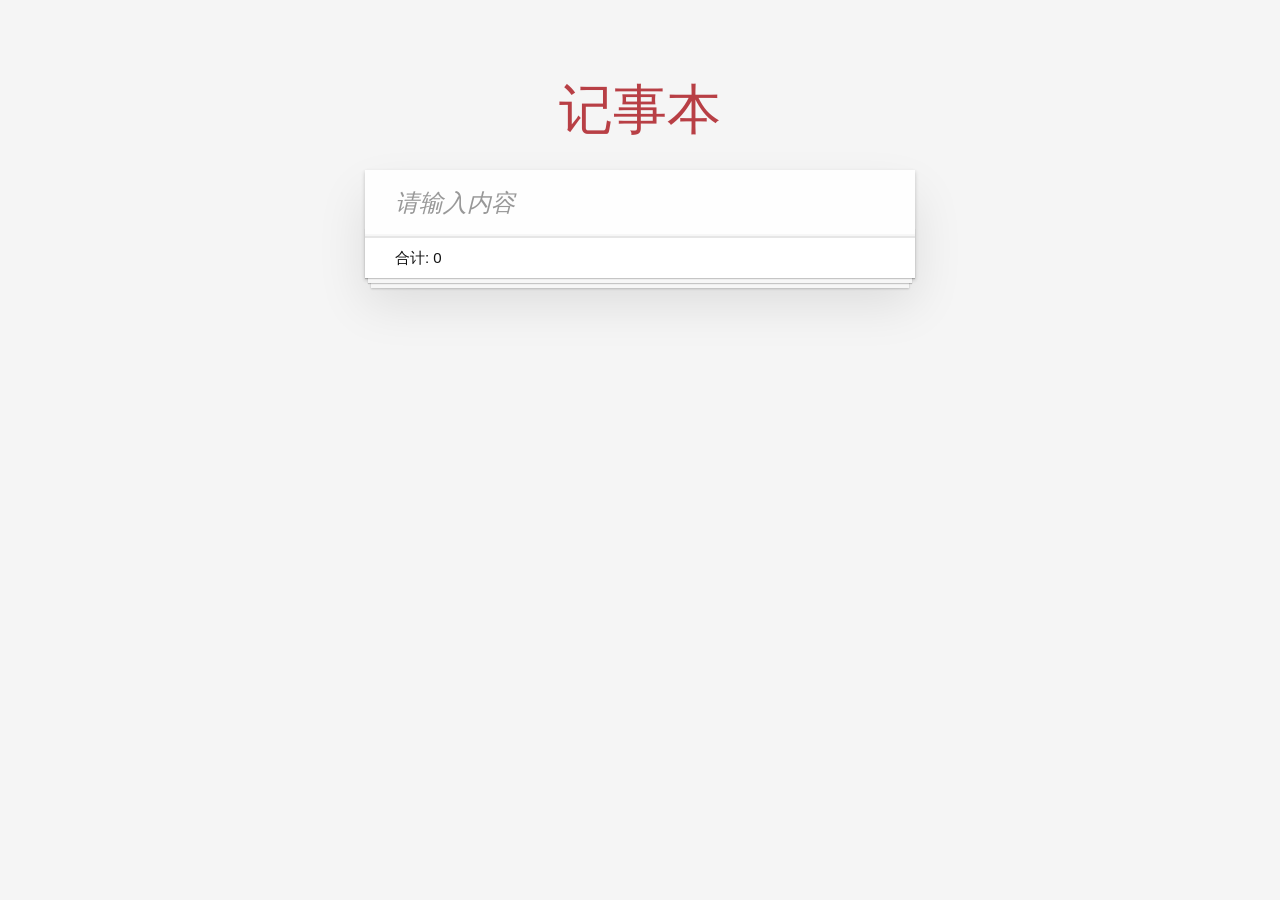
<file: jQuery-day02/04-源代码/02.demos/19-记事本/index.html>
<!DOCTYPE html>
<html lang="zh">
  <head>
    <meta charset="UTF-8" />
    <meta name="viewport" content="width=device-width, initial-scale=1.0" />
    <title>notebook</title>
    <link rel="stylesheet" href="./css/base.css" />
    <link rel="stylesheet" href="./css/index.css" />
  </head>
  <body>
    <section class="todoapp">
      <header class="header">
        <h1>记事本</h1>
        <!-- 输入框 -->
        <input
          id="addTodo"
          class="new-todo"
          placeholder="请输入内容"
          autofocus
        />
      </header>
      <section class="main">
        <!-- 容器 -->
        <ul class="todo-list" id="todoList">
          <!-- 模板 -->
          <!-- <li>
            <div class="view">
              <label>模板</label>
              <button class="destroy"></button>
            </div>
          </li> -->
        </ul>
      </section>
      <footer class="footer">
        <!-- 计数区域 -->
        <span class="todo-count">
          合计:
          <strong>0</strong>
        </span>
      </footer>
    </section>

    <script src="./libs/jquery-3.5.1.min.js"></script>
    <script src="./js/index1.js"></script>
  </body>
</html>
</file>
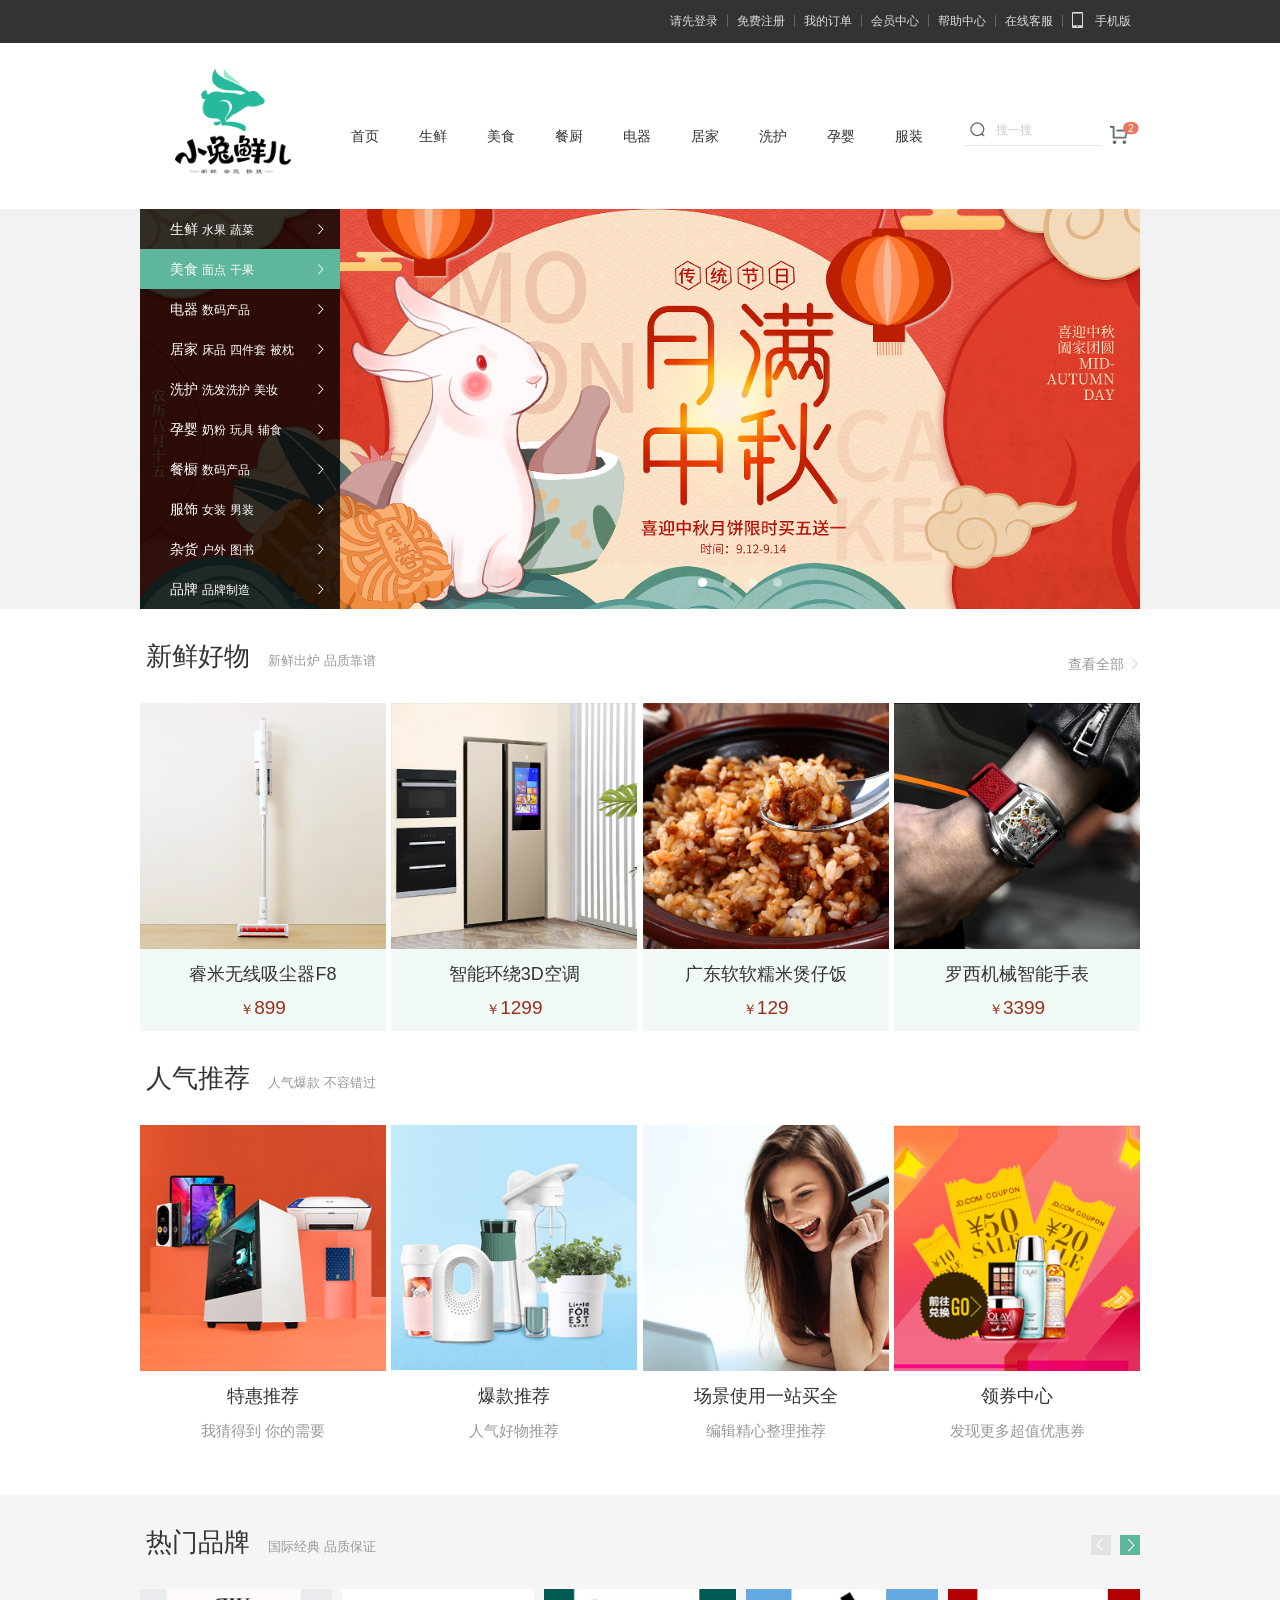
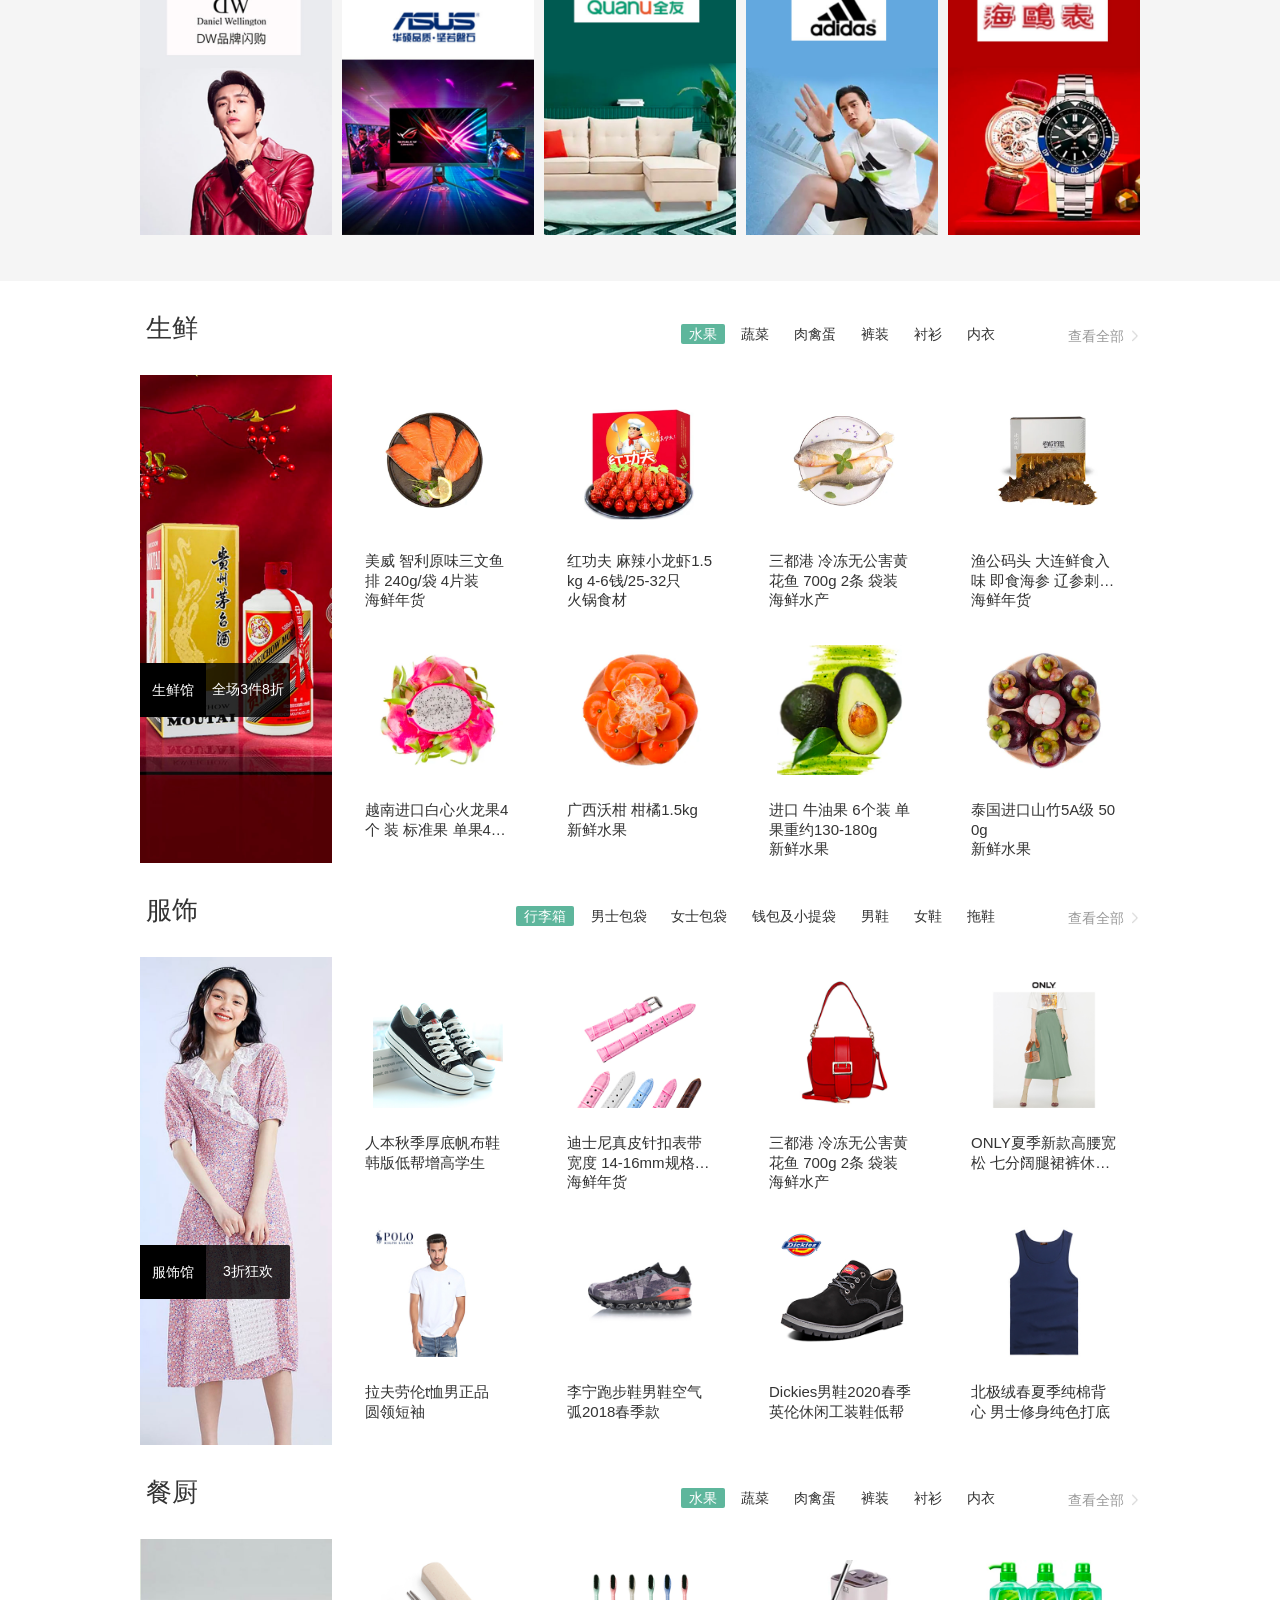
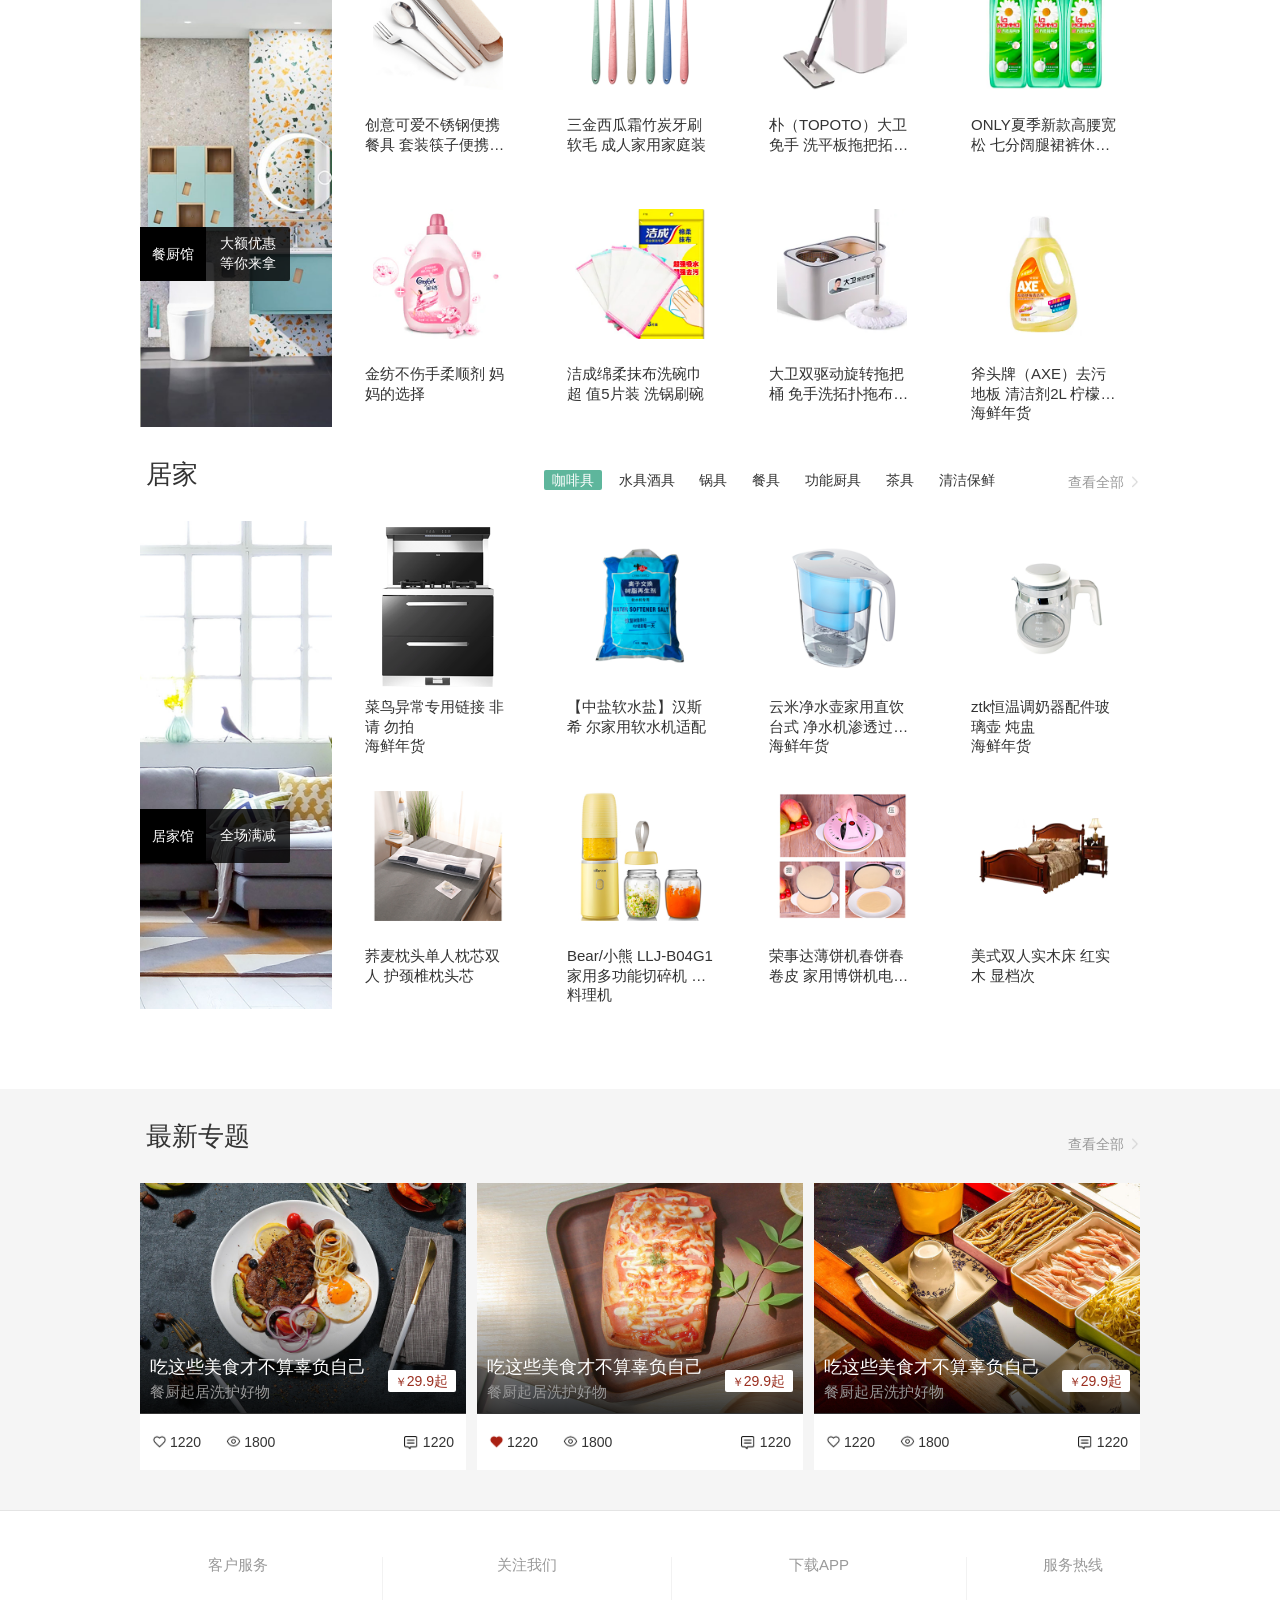
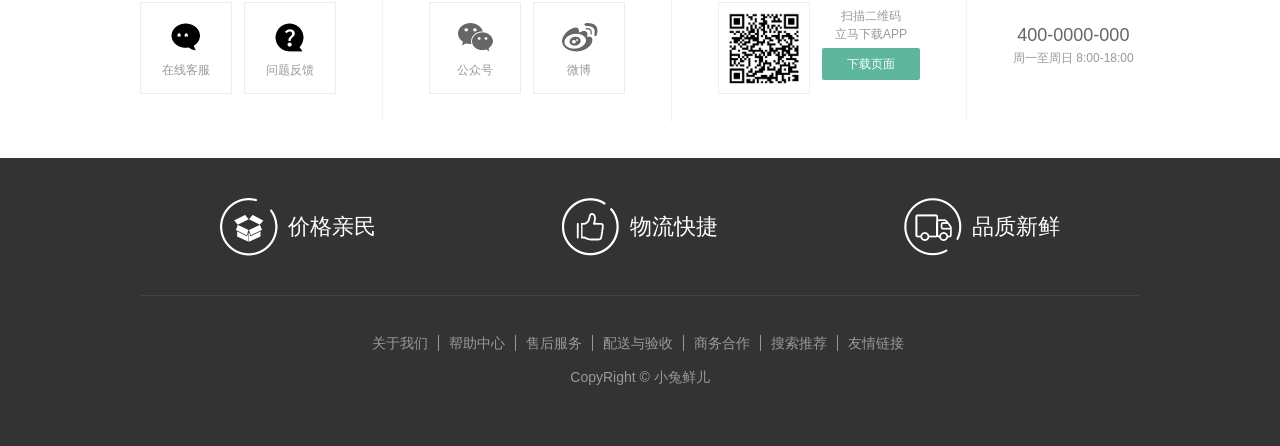
<file: jQuery-day03/04-源代码/02-入口函数/xiaotuxian/index.html>
<!DOCTYPE html>
<html lang="en">
<head>
  <meta charset="UTF-8">
  <title>小兔鲜儿 - 新鲜 惠民 快捷!</title>
  <meta http-equiv="X-UA-Compatible" content="IE=edge">
  <meta name="renderer" content="webkit">
  <link rel="shortcut icon" href="./favicon.ico">
  <link rel="stylesheet" href="./css/normalize.css">
  <link rel="stylesheet" href="./assets/slick/slick.css">
  <link rel="stylesheet" href="./assets/slick/slick-theme.css">
  <link rel="stylesheet" href="./css/index.css">
  <style>
    img[data-loaded] {
      transition: opacity 1s;
    }

    .slick-dots {
      bottom: 0;
    }

    .slick-dots li {
      width: 9px;
      height: 9px;
      margin: 0 8px;
      border-radius: 50%;
      background-color: rgba(255, 255, 255, 0.43);
    }

    .slick-dots .slick-active {
      background-color: #fff;
    }

    .slick-dots li button,
    .slick-dots li button:before {
      width: 100%;
      height: 100%;
      padding: 0;
      opacity: 0
    }
  </style>
</head>
<body>
  <!-- 项部导航 -->
  <div class="xtx_topnav">
    <div class="wrapper">
      <!-- 顶部导航 -->
      <ul class="xtx_navs">
        <li>
          <a href="./login.html">请先登录</a>
        </li>
        <li>
          <a href="./register.html">免费注册</a>
        </li>
        <li>
          <a href="javascript:;">我的订单</a>
        </li>
        <li>
          <a href="javascript:;">会员中心</a>
        </li>
        <li>
          <a href="javascript:;">帮助中心</a>
        </li>
        <li>
          <a href="javascript:;">在线客服</a>
        </li>
        <li>
          <a href="javascript:;">
            <i class="mobile sprites"></i>
            手机版
          </a>
        </li>
      </ul>
    </div>
  </div>
  <!-- 头部 -->
  <div class="xtx_header clearfix">
    <div class="wrapper">
      <!-- 网站Logo -->
      <h1 class="xtx_logo"><a href="/">小兔鲜儿</a></h1>
      <!-- 主导航 -->
      <div class="xtx_navs">
        <ul class="clearfix">
          <li>
            <a href="javascript:;">首页</a>
          </li>
          <li>
              <a href="javascript:;">生鲜</a>
          </li>
          <li>
            <a href="javascript:;">美食</a>
          </li>
          <li>
            <a href="javascript:;">餐厨</a>
          </li>
          <li>
            <a href="javascript:;">电器</a>
          </li>
          <li>
            <a href="javascript:;">居家</a>
          </li>
          <li>
            <a href="javascript:;">洗护</a>
          </li>
          <li>
            <a href="javascript:;">孕婴</a>
          </li>
          <li>
            <a href="javascript:;">服装</a>
          </li>
        </ul>
      </div>
      <!-- 站内搜索 -->
      <div class="xtx_search clearfix">
        <!-- 购物车 -->
        <a href="javascript:;" class="xtx_search_cart sprites">
          <i>2</i>
        </a>
        <!-- 搜索框 -->
        <div class="xtx_search_wrapper">
          <input type="text" placeholder="搜一搜">
        </div>
      </div>
    </div>
  </div>
  <!-- 分类及焦点图 -->
  <div class="xtx_entry">
    <div class="wrapper">
      <!-- 分类 -->
      <div class="xtx_category">
        <!-- 顶级分类 -->
        <ul class="xtx_category_super">
          <li>
            <a href="javascript:;">
              生鲜
              <small>水果</small>
              <small>蔬菜</small>
            </a>
            <i class="sprites"></i>
          </li>
          <li class="active">
            <a href="javascript:;">
              美食
              <small>面点</small>
              <small>干果</small>
            </a>
            <i class="sprites"></i>
          </li>
          <li>
            <a href="javascript:;">
              电器
              <small>数码产品</small>
            </a>
            <i class="sprites"></i>
          </li>
          <li>
            <a href="javascript:;">
              居家
              <small>床品</small>
              <small>四件套</small>
              <small>被枕</small>
            </a>
            <i class="sprites"></i>
          </li>
          <li>
            <a href="javascript:;">
              洗护
              <small>洗发洗护</small>
              <small>美妆</small>
            </a>
            <i class="sprites"></i>
          </li>
          <li>
            <a href="javascript:;">
              孕婴
              <small>奶粉</small>
              <small>玩具</small>
              <small>辅食</small>
            </a>
            <i class="sprites"></i>
          </li>
          <li>
            <a href="javascript:;">
              餐橱
              <small>数码产品</small>
            </a>
            <i class="sprites"></i>
          </li>
          <li>
            <a href="javascript:;">
              服饰
              <small>女装</small>
              <small>男装</small>
            </a>
            <i class="sprites"></i>
          </li>
          <li>
            <a href="javascript:;">
              杂货
              <small>户外</small>
              <small>图书</small>
            </a>
            <i class="sprites"></i>
          </li>
          <li>
            <a href="javascript:;">
              品牌
              <small>品牌制造</small>
            </a>
            <i class="sprites"></i>
          </li>
        </ul>
        <!-- 子分类 -->
        <div class="xtx_category_subset">
          
        </div>
      </div>
      <!-- 焦点图 -->
      <div class="xtx_banner">
        <ul>
          <li>
            <a href="javascript:;">
              <img src="./uploads/banner_1.png" alt="">
            </a>
          </li>
          <li>
            <a href="javascript:;">
              <img src="./uploads/banner_1.png" alt="">
            </a>
          </li>
          <li>
            <a href="javascript:;">
              <img src="./uploads/banner_1.png" alt="">
            </a>
          </li>
          <li>
            <a href="javascript:;">
              <img src="./uploads/banner_1.png" alt="">
            </a>
          </li>
        </ul>
        <!-- 切换按钮  -->
        <a href="javascript:;" class="prev sprites"></a>
        <a href="javascript:;" class="next sprites"></a>
        <!-- 指示器 -->
        <div class="indicator"></div>
      </div>
    </div>
  </div>
  <!-- 新鲜好物 -->
  <div class="xtx_goods_new xtx_panel">
    <div class="wrapper">
      <!-- 面板头部 -->
      <div class="xtx_panel_header">
        <h3>新鲜好物<small>新鲜出炉 品质靠谱</small></h3>
        <a href="javascript:;" class="more">
          查看全部<i class="sprites"></i>
        </a>
      </div>
      <!-- 商品列表 -->
      <div class="xtx_panel_goods_1">
        <a href="javascript:;">
          <img data-src="./uploads/new_goods_1.jpg" src="./images/placeholder.png" alt="">
          <span class="name">睿米无线吸尘器F8</span>
          <span class="price"><small>￥</small>899</span>
        </a>
        <a href="javascript:;">
          <img data-src="./uploads/new_goods_2.jpg" src="./images/placeholder.png" alt="">
          <span class="name">智能环绕3D空调</span>
          <span class="price"><small>￥</small>1299</span>
        </a>
        <a href="javascript:;">
          <img data-src="./uploads/new_goods_3.jpg" src="./images/placeholder.png" alt="">
          <span class="name">广东软软糯米煲仔饭</span>
          <span class="price"><small>￥</small>129</span>
        </a>
        <a href="javascript:;">
          <img data-src="./uploads/new_goods_4.jpg" src="./images/placeholder.png" alt="">
          <span class="name">罗西机械智能手表</span>
          <span class="price"><small>￥</small>3399</span>
        </a>
      </div>
    </div>
  </div>

  <!-- 人气推荐 -->
  <div class="xtx_goods_popular xtx_panel">
    <div class="wrapper">
      <!-- 面板头部 -->
      <div class="xtx_panel_header">
        <h3>人气推荐<small>人气爆款 不容错过</small></h3>
      </div>
      <!-- 商品列表 -->
      <div class="xtx_panel_goods_1">
        <a href="javascript:;">
          <img data-src="./uploads/popular_1.jpg" src="./images/placeholder.png">
          <span class="title">特惠推荐</span>
          <span class="alt">我猜得到 你的需要</span>
        </a>
        <a href="javascript:;">
          <img data-src="./uploads/popular_2.jpg" src="./images/placeholder.png">
          <span class="title">爆款推荐</span>
          <span class="alt">人气好物推荐</span>
        </a>
        <a href="javascript:;">
          <img data-src="./uploads/popular_3.jpg" src="./images/placeholder.png">
          <span class="title">场景使用一站买全</span>
          <span class="alt">编辑精心整理推荐</span>
        </a>
        <a href="javascript:;">
          <img data-src="./uploads/popular_4.jpg" src="./images/placeholder.png">
          <span class="title">领券中心</span>
          <span class="alt">发现更多超值优惠券</span>
        </a>
      </div>
    </div>
  </div>

  <!-- 秒杀专区 -->
  <div class="xtx_goods_seckill xtx_panel">
    <div class="wrapper clearfix">
      <!-- 面板头部 -->
      <div class="xtx_panel_header">
        <h3>秒杀专区<small>每日精品 限量秒杀</small></h3>
        <a href="javascript:;" class="more">
          查看全部<i class="sprites"></i>
        </a>
      </div>
      <!-- 倒计时 -->
      <div class="countdown">
        <p class="next">下一场 8:00开始</p>
        <p class="title">小兔鲜秒杀</p>
        <p class="tips">18:00<small>点场 倒计时</small></p>
        <p class="clock">
          <span>00</span>
          <i>:</i>
          <span>25</span>
          <i>:</i>
          <span>20</span>
        </p>
      </div>
      <!-- 商品列表 -->
      <ul class="xtx_goods">
        <li>
          <a href="javascript:;">
            <div class="img-box">
              <img data-src="./uploads/seckill_goods_1.jpg" src="./images/placeholder.png">
            </div>
            <p class="name">华为 降噪 真无线耳机</p>
            <p class="percent">
              <span class="inner" style="width: 30%;"></span>
            </p>
            <p class="price">
              <span><small>￥</small>99</span>
              <span><small>￥</small>199</span>
            </p>
          </a>
        </li>
        <li>
          <a href="javascript:;">
            <div class="img-box">
              <img data-src="./uploads/seckill_goods_2.jpg" src="./images/placeholder.png">
            </div>
            <p class="name">双星男鞋 直筒工装裤</p>
            <p class="percent">
              <span class="inner" style="width: 36%;"></span>
            </p>
            <p class="price">
              <span><small>￥</small>99</span>
              <span><small>￥</small>199</span>
            </p>
          </a>
        </li>
        <li>
          <a href="javascript:;">
            <div class="img-box">
              <img data-src="./uploads/seckill_goods_3.jpg" src="./images/placeholder.png">
            </div>
            <p class="name">妮维雅女士 止汗露走珠</p>
            <p class="percent">
              <span class="inner" style="width: 28%;"></span>
            </p>
            <p class="price">
              <span><small>￥</small>99</span>
              <span><small>￥</small>199</span>
            </p>
          </a>
        </li>
        <li>
          <a href="javascript:;">
            <div class="img-box">
              <img data-src="./uploads/seckill_goods_4.jpg" src="./images/placeholder.png">
            </div>
            <p class="name">肖勒超薄防水手表</p>
            <p class="percent">
              <span class="inner" style="width: 40%;"></span>
            </p>
            <p class="price">
              <span><small>￥</small>99</span>
              <span><small>￥</small>199</span>
            </p>
          </a>
        </li>
      </ul>
    </div>
  </div>

  <!-- 热门品牌 -->
  <div class="xtx_goods_brand xtx_panel">
    <div class="wrapper">
      <div class="xtx_panel_header">
        <h3>热门品牌<small>国际经典 品质保证</small></h3>
        <div class="page-bar">
          <a href="javascript:;" class="prev sprites"></a>
          <a href="javascript:;" class="next sprites active"></a>
        </div>
      </div>
      <!-- 商品列表 -->
      <div class="xtx_goods">
        <ul>
          <li>
            <a href="javascript:;">
              <img data-src="./uploads/brand_goods_1.jpg" src="./images/placeholder.png" alt="">
            </a>
            <a href="javascript:;">
              <img data-src="./uploads/brand_goods_2.jpg" src="./images/placeholder.png" alt="">
            </a>
            <a href="javascript:;">
              <img data-src="./uploads/brand_goods_3.jpg" src="./images/placeholder.png" alt="">
            </a>
            <a href="javascript:;">
              <img data-src="./uploads/brand_goods_4.jpg" src="./images/placeholder.png" alt="">
            </a>
            <a href="javascript:;">
              <img data-src="./uploads/brand_goods_5.jpg" src="./images/placeholder.png" alt="">
            </a>
          </li>
        </ul>
      </div>
    </div>
  </div>

  <!-- 分类商品 -->
  <div class="xtx_goods_category xtx_panel">
    <div class="wrapper">
      <!-- 生鲜 -->
      <div class="xtx_panel_header">
        <h3>生鲜</h3>
        <a href="javascript:;" class="more">
          查看全部<i class="sprites"></i>
        </a>
        <div class="tabs-bar">
          <a href="javascript:;" class="active">水果</a>          
          <a href="javascript:;">蔬菜</a>          
          <a href="javascript:;">肉禽蛋</a>          
          <a href="javascript:;">裤装</a>          
          <a href="javascript:;">衬衫</a>          
          <a href="javascript:;">内衣</a>          
        </div>
      </div>
      <!-- 商品列表 -->
      <div class="xtx_panel_goods_2">
        <ul class="clearfix">
          <li>
            <a href="javascript:;">
              <img data-src="./uploads/fresh_goods_cover.jpg" src="./images/placeholder.png" alt="">
            </a>
            <div class="label">
              <span>生鲜馆</span>
              <span>全场3件8折</span>
            </div>
          </li>
          <li>
            <!-- 商品图片 -->
            <a href="javascript:;">
              <div class="img-box">
                <img data-src="./uploads/fresh_goods_1.jpg" src="./images/placeholder.png" alt="">
              </div>
            </a>
            <!-- 商品信息 -->
            <div class="meta">
              <p class="name">美威 智利原味三文鱼排  240g/袋 4片装</p>
              <p class="flag">海鲜年货</p>
              <p class="price"><small>￥</small>59</p>
            </div>
            <!-- 其它 -->
            <div class="extra">
              <a href="javascript:;">
                <span>找相似</span>
                <span>发现现多宝贝&gt;</span>
              </a>
            </div>
          </li>
          <li>
            <a href="javascript:;">
              <div class="img-box">
                <img data-src="./uploads/fresh_goods_2.jpg" src="./images/placeholder.png" alt="">
              </div>
            </a>
            <div class="meta">
              <p class="name">红功夫 麻辣小龙虾1.5kg  4-6钱/25-32只</p>
              <p class="flag">火锅食材</p>
              <p class="price"><small>￥</small>71.9</p>
            </div>
            <!-- 其它 -->
            <div class="extra">
              <a href="javascript:;">
                <span>找相似</span>
                <span>发现现多宝贝&gt;</span>
              </a>
            </div>
          </li>
          <li>
            <a href="javascript:;">
              <div class="img-box">
                <img data-src="./uploads/fresh_goods_3.jpg" src="./images/placeholder.png" alt="">
              </div>
            </a>
            <div class="meta">
              <p class="name">三都港 冷冻无公害黄花鱼  700g 2条 袋装</p>
              <p class="flag">海鲜水产</p>
              <p class="price"><small>￥</small>49.9</p>
            </div>
            <!-- 其它 -->
            <div class="extra">
              <a href="javascript:;">
                <span>找相似</span>
                <span>发现现多宝贝&gt;</span>
              </a>
            </div>
          </li>
          <li>
            <a href="javascript:;">
              <div class="img-box">
                <img data-src="./uploads/fresh_goods_4.jpg" src="./images/placeholder.png" alt="">
              </div>
            </a>
            <div class="meta">
              <p class="name">渔公码头 大连鲜食入味 即食海参 辽参刺参  调味海</p>
              <p class="flag">海鲜年货</p>
              <p class="price"><small>￥</small>899</p>
            </div>
            <!-- 其它 -->
            <div class="extra">
              <a href="javascript:;">
                <span>找相似</span>
                <span>发现现多宝贝&gt;</span>
              </a>
            </div>
          </li>
          <li>
            <a href="javascript:;">
              <div class="img-box">
                <img data-src="./uploads/fresh_goods_5.jpg" src="./images/placeholder.png" alt="">
              </div>
            </a>
            <div class="meta">
              <p class="name">越南进口白心火龙果4个 装 标准果 单果400-550g </p>
              <p class="flag"></p>
              <p class="price"><small>￥</small>29</p>
            </div>
            <!-- 其它 -->
            <div class="extra">
              <a href="javascript:;">
                <span>找相似</span>
                <span>发现现多宝贝&gt;</span>
              </a>
            </div>
          </li>
          <li>
            <a href="javascript:;">
              <div class="img-box">
                <img data-src="./uploads/fresh_goods_6.jpg" src="./images/placeholder.png" alt="">
              </div>
            </a>
            <div class="meta">
              <p class="name">广西沃柑 柑橘1.5kg</p>
              <p class="flag">新鲜水果</p>
              <p class="price"><small>￥</small>59</p>
            </div>
            <!-- 其它 -->
            <div class="extra">
              <a href="javascript:;">
                <span>找相似</span>
                <span>发现现多宝贝&gt;</span>
              </a>
            </div>
          </li>
          <li>
            <a href="javascript:;">
              <div class="img-box">
                <img data-src="./uploads/fresh_goods_7.jpg" src="./images/placeholder.png" alt="">
              </div>
            </a>
            <div class="meta">
              <p class="name">进口 牛油果 6个装  单果重约130-180g</p>
              <p class="flag">新鲜水果</p>
              <p class="price"><small>￥</small>39.9</p>
            </div>
            <!-- 其它 -->
            <div class="extra">
              <a href="javascript:;">
                <span>找相似</span>
                <span>发现现多宝贝&gt;</span>
              </a>
            </div>
          </li>
          <li>
            <a href="javascript:;">
              <div class="img-box">
                <img data-src="./uploads/fresh_goods_8.jpg" src="./images/placeholder.png" alt="">
              </div>
            </a>
            <div class="meta">
              <p class="name">泰国进口山竹5A级 500g </p>
              <p class="flag">新鲜水果</p>
              <p class="price"><small>￥</small>29.9</p>
            </div>
            <!-- 其它 -->
            <div class="extra">
              <a href="javascript:;">
                <span>找相似</span>
                <span>发现现多宝贝&gt;</span>
              </a>
            </div>
          </li>
        </ul>
      </div>

      <!-- 服饰 -->
      <div class="xtx_panel_header">
        <h3>服饰</h3>
        <a href="javascript:;" class="more">
          查看全部<i class="sprites"></i>
        </a>
        <div class="tabs-bar">
          <a href="javascript:;" class="active">行李箱</a>          
          <a href="javascript:;">男士包袋</a>          
          <a href="javascript:;">女士包袋</a>          
          <a href="javascript:;">钱包及小提袋</a>          
          <a href="javascript:;">男鞋</a>          
          <a href="javascript:;">女鞋</a>          
          <a href="javascript:;">拖鞋</a>          
        </div>
      </div>
      <!-- 商品列表 -->
      <div class="xtx_panel_goods_2">
        <ul class="clearfix">
          <li>
            <a href="javascript:;">
              <img data-src="./uploads/clothes_goods_cover.jpg" src="./images/placeholder.png" alt="">
            </a>
            <div class="label">
              <span>服饰馆</span>
              <span>3折狂欢</span>
            </div>
          </li>
          <li>
            <!-- 商品图片 -->
            <a href="javascript:;">
              <div class="img-box">
                <img data-src="./uploads/clothes_goods_1.jpg" src="./images/placeholder.png" alt="">
              </div>
            </a>
            <!-- 商品信息 -->
            <div class="meta">
              <p class="name">人本秋季厚底帆布鞋 韩版低帮增高学生</p>
              <p class="flag"></p>
              <p class="price"><small>￥</small>55</p>
            </div>
            <!-- 其它 -->
            <div class="extra">
              <a href="javascript:;">
                <span>找相似</span>
                <span>发现现多宝贝&gt;</span>
              </a>
            </div>
          </li>
          <li>
            <a href="javascript:;">
              <div class="img-box">
                <img data-src="./uploads/clothes_goods_2.jpg" src="./images/placeholder.png" alt="">
              </div>
            </a>
            <div class="meta">
              <p class="name">迪士尼真皮针扣表带宽度 14-16mm规格双色压纹 女表带</p>
              <p class="flag">海鲜年货</p>
              <p class="price"><small>￥</small>20.9</p>
            </div>
            <!-- 其它 -->
            <div class="extra">
              <a href="javascript:;">
                <span>找相似</span>
                <span>发现现多宝贝&gt;</span>
              </a>
            </div>
          </li>
          <li>
            <a href="javascript:;">
              <div class="img-box">
                <img data-src="./uploads/clothes_goods_3.jpg" src="./images/placeholder.png" alt="">
              </div>
            </a>
            <div class="meta">
              <p class="name">三都港 冷冻无公害黄花鱼  700g 2条 袋装</p>
              <p class="flag">海鲜水产</p>
              <p class="price"><small>￥</small>209</p>
            </div>
            <!-- 其它 -->
            <div class="extra">
              <a href="javascript:;">
                <span>找相似</span>
                <span>发现现多宝贝&gt;</span>
              </a>
            </div>
          </li>
          <li>
            <a href="javascript:;">
              <div class="img-box">
                <img data-src="./uploads/clothes_goods_4.jpg" src="./images/placeholder.png" alt="">
              </div>
            </a>
            <div class="meta">
              <p class="name">ONLY夏季新款高腰宽松 七分阔腿裙裤休闲裤</p>
              <p class="flag"></p>
              <p class="price"><small>￥</small>274.5</p>
            </div>
            <!-- 其它 -->
            <div class="extra">
              <a href="javascript:;">
                <span>找相似</span>
                <span>发现现多宝贝&gt;</span>
              </a>
            </div>
          </li>
          <li>
            <a href="javascript:;">
              <div class="img-box">
                <img data-src="./uploads/clothes_goods_5.jpg" src="./images/placeholder.png" alt="">
              </div>
            </a>
            <div class="meta">
              <p class="name">拉夫劳伦t恤男正品  </p>
              <p class="flag">圆领短袖</p>
              <p class="price"><small>￥</small>99</p>
            </div>
            <!-- 其它 -->
            <div class="extra">
              <a href="javascript:;">
                <span>找相似</span>
                <span>发现现多宝贝&gt;</span>
              </a>
            </div>
          </li>
          <li>
            <a href="javascript:;">
              <div class="img-box">
                <img data-src="./uploads/clothes_goods_6.jpg" src="./images/placeholder.png" alt="">
              </div>
            </a>
            <div class="meta">
              <p class="name">李宁跑步鞋男鞋空气 弧2018春季款</p>
              <p class="flag"></p>
              <p class="price"><small>￥</small>79</p>
            </div>
            <!-- 其它 -->
            <div class="extra">
              <a href="javascript:;">
                <span>找相似</span>
                <span>发现现多宝贝&gt;</span>
              </a>
            </div>
          </li>
          <li>
            <a href="javascript:;">
              <div class="img-box">
                <img data-src="./uploads/clothes_goods_7.jpg" src="./images/placeholder.png" alt="">
              </div>
            </a>
            <div class="meta">
              <p class="name">Dickies男鞋2020春季 英伦休闲工装鞋低帮</p>
              <p class="flag"></p>
              <p class="price"><small>￥</small>179</p>
            </div>
            <!-- 其它 -->
            <div class="extra">
              <a href="javascript:;">
                <span>找相似</span>
                <span>发现现多宝贝&gt;</span>
              </a>
            </div>
          </li>
          <li>
            <a href="javascript:;">
              <div class="img-box">
                <img data-src="./uploads/clothes_goods_8.jpg" src="./images/placeholder.png" alt="">
              </div>
            </a>
            <div class="meta">
              <p class="name">北极绒春夏季纯棉背心 男士修身纯色打底</p>
              <p class="flag"></p>
              <p class="price"><small>￥</small>69</p>
            </div>
            <!-- 其它 -->
            <div class="extra">
              <a href="javascript:;">
                <span>找相似</span>
                <span>发现现多宝贝&gt;</span>
              </a>
            </div>
          </li>
        </ul>
      </div>

      <!-- 餐厨 -->
      <div class="xtx_panel_header">
        <h3>餐厨</h3>
        <a href="javascript:;" class="more">
          查看全部<i class="sprites"></i>
        </a>
        <div class="tabs-bar">
          <a href="javascript:;" class="active">水果</a>          
          <a href="javascript:;">蔬菜</a>          
          <a href="javascript:;">肉禽蛋</a>          
          <a href="javascript:;">裤装</a>          
          <a href="javascript:;">衬衫</a>          
          <a href="javascript:;">内衣</a>          
        </div>
      </div>
      <!-- 商品列表 -->
      <div class="xtx_panel_goods_2">
        <ul class="clearfix">
          <li>
            <a href="javascript:;">
              <img data-src="./uploads/kitchen_goods_cover.jpg" src="./images/placeholder.png" alt="">
            </a>
            <div class="label">
              <span>餐厨馆</span>
              <span>大额优惠<br>等你来拿</span>
            </div>
          </li>
          <li>
            <!-- 商品图片 -->
            <a href="javascript:;">
              <div class="img-box">
                <img data-src="./uploads/kitchen_goods_1.jpg" src="./images/placeholder.png" alt="">
              </div>
            </a>
            <!-- 商品信息 -->
            <div class="meta">
              <p class="name">创意可爱不锈钢便携餐具 套装筷子便携三件套</p>
              <p class="flag"></p>
              <p class="price"><small>￥</small>5.9</p>
            </div>
            <!-- 其它 -->
            <div class="extra">
              <a href="javascript:;">
                <span>找相似</span>
                <span>发现现多宝贝&gt;</span>
              </a>
            </div>
          </li>
          <li>
            <a href="javascript:;">
              <div class="img-box">
                <img data-src="./uploads/kitchen_goods_2.jpg" src="./images/placeholder.png" alt="">
              </div>
            </a>
            <div class="meta">
              <p class="name">三金西瓜霜竹炭牙刷软毛 成人家用家庭装</p>
              <p class="flag"></p>
              <p class="price"><small>￥</small>20.9</p>
            </div>
            <!-- 其它 -->
            <div class="extra">
              <a href="javascript:;">
                <span>找相似</span>
                <span>发现现多宝贝&gt;</span>
              </a>
            </div>
          </li>
          <li>
            <a href="javascript:;">
              <div class="img-box">
                <img data-src="./uploads/kitchen_goods_3.jpg" src="./images/placeholder.png" alt="">
              </div>
            </a>
            <div class="meta">
              <p class="name">朴（TOPOTO）大卫免手 洗平板拖把拓扑懒人木地 板刮刮乐桶拖布</p>
              <p class="flag"></p>
              <p class="price"><small>￥</small>129</p>
            </div>
            <!-- 其它 -->
            <div class="extra">
              <a href="javascript:;">
                <span>找相似</span>
                <span>发现现多宝贝&gt;</span>
              </a>
            </div>
          </li>
          <li>
            <a href="javascript:;">
              <div class="img-box">
                <img data-src="./uploads/kitchen_goods_4.jpg" src="./images/placeholder.png" alt="">
              </div>
            </a>
            <div class="meta">
              <p class="name">ONLY夏季新款高腰宽松 七分阔腿裙裤休闲裤</p>
              <p class="flag"></p>
              <p class="price"><small>￥</small>274.5</p>
            </div>
            <!-- 其它 -->
            <div class="extra">
              <a href="javascript:;">
                <span>找相似</span>
                <span>发现现多宝贝&gt;</span>
              </a>
            </div>
          </li>
          <li>
            <a href="javascript:;">
              <div class="img-box">
                <img data-src="./uploads/kitchen_goods_5.jpg" src="./images/placeholder.png" alt="">
              </div>
            </a>
            <div class="meta">
              <p class="name">金纺不伤手柔顺剂 妈妈的选择</p>
              <p class="flag"></p>
              <p class="price"><small>￥</small>29</p>
            </div>
            <!-- 其它 -->
            <div class="extra">
              <a href="javascript:;">
                <span>找相似</span>
                <span>发现现多宝贝&gt;</span>
              </a>
            </div>
          </li>
          <li>
            <a href="javascript:;">
              <div class="img-box">
                <img data-src="./uploads/kitchen_goods_6.jpg" src="./images/placeholder.png" alt="">
              </div>
            </a>
            <div class="meta">
              <p class="name">洁成绵柔抹布洗碗巾超 值5片装 洗锅刷碗</p>
              <p class="flag"></p>
              <p class="price"><small>￥</small>10.9</p>
            </div>
            <!-- 其它 -->
            <div class="extra">
              <a href="javascript:;">
                <span>找相似</span>
                <span>发现现多宝贝&gt;</span>
              </a>
            </div>
          </li>
          <li>
            <a href="javascript:;">
              <div class="img-box">
                <img data-src="./uploads/kitchen_goods_7.jpg" src="./images/placeholder.png" alt="">
              </div>
            </a>
            <div class="meta">
              <p class="name">大卫双驱动旋转拖把桶  免手洗拓扑拖布地拖墩布 </p>
              <p class="flag"></p>
              <p class="price"><small>￥</small>159</p>
            </div>
            <!-- 其它 -->
            <div class="extra">
              <a href="javascript:;">
                <span>找相似</span>
                <span>发现现多宝贝&gt;</span>
              </a>
            </div>
          </li>
          <li>
            <a href="javascript:;">
              <div class="img-box">
                <img data-src="./uploads/kitchen_goods_8.jpg" src="./images/placeholder.png" alt="">
              </div>
            </a>
            <div class="meta">
              <p class="name">斧头牌（AXE）去污地板 清洁剂2L 柠檬清香 </p>
              <p class="flag">海鲜年货</p>
              <p class="price"><small>￥</small>22.9</p>
            </div>
            <!-- 其它 -->
            <div class="extra">
              <a href="javascript:;">
                <span>找相似</span>
                <span>发现现多宝贝&gt;</span>
              </a>
            </div>
          </li>
        </ul>
      </div>

      <!-- 居家 -->
      <div class="xtx_panel_header">
        <h3>居家</h3>
        <a href="javascript:;" class="more">
          查看全部<i class="sprites"></i>
        </a>
        <div class="tabs-bar">
          <a href="javascript:;" class="active">咖啡具</a>          
          <a href="javascript:;">水具酒具</a>          
          <a href="javascript:;">锅具</a>          
          <a href="javascript:;">餐具</a>          
          <a href="javascript:;">功能厨具</a>          
          <a href="javascript:;">茶具</a>          
          <a href="javascript:;">清洁保鲜</a>          
        </div>
      </div>
      <!-- 商品列表 -->
      <div class="xtx_panel_goods_2">
        <ul class="clearfix">
          <li>
            <a href="javascript:;">
              <img data-src="./uploads/home_goods_cover.jpg" src="./images/placeholder.png" alt="">
            </a>
            <div class="label">
              <span>居家馆</span>
              <span>全场满减</span>
            </div>
          </li>
          <li>
            <!-- 商品图片 -->
            <a href="javascript:;">
              <div class="img-box">
                <img data-src="./uploads/home_goods_1.jpg" src="./images/placeholder.png" alt="">
              </div>
            </a>
            <!-- 商品信息 -->
            <div class="meta">
              <p class="name">菜鸟异常专用链接 非请 勿拍</p>
              <p class="flag">海鲜年货</p>
              <p class="price"><small>￥</small>8999</p>
            </div>
            <!-- 其它 -->
            <div class="extra">
              <a href="javascript:;">
                <span>找相似</span>
                <span>发现现多宝贝&gt;</span>
              </a>
            </div>
          </li>
          <li>
            <a href="javascript:;">
              <div class="img-box">
                <img data-src="./uploads/home_goods_2.jpg" src="./images/placeholder.png" alt="">
              </div>
            </a>
            <div class="meta">
              <p class="name">【中盐软水盐】汉斯希 尔家用软水机适配</p>
              <p class="flag"></p>
              <p class="price"><small>￥</small>65</p>
            </div>
            <!-- 其它 -->
            <div class="extra">
              <a href="javascript:;">
                <span>找相似</span>
                <span>发现现多宝贝&gt;</span>
              </a>
            </div>
          </li>
          <li>
            <a href="javascript:;">
              <div class="img-box">
                <img data-src="./uploads/home_goods_3.jpg" src="./images/placeholder.png" alt="">
              </div>
            </a>
            <div class="meta">
              <p class="name">云米净水壶家用直饮台式 净水机渗透过滤自来水</p>
              <p class="flag">海鲜年货</p>
              <p class="price"><small>￥</small>129</p>
            </div>
            <!-- 其它 -->
            <div class="extra">
              <a href="javascript:;">
                <span>找相似</span>
                <span>发现现多宝贝&gt;</span>
              </a>
            </div>
          </li>
          <li>
            <a href="javascript:;">
              <div class="img-box">
                <img data-src="./uploads/home_goods_4.jpg" src="./images/placeholder.png" alt="">
              </div>
            </a>
            <div class="meta">
              <p class="name">ztk恒温调奶器配件玻璃壶  炖盅</p>
              <p class="flag">海鲜年货</p>
              <p class="price"><small>￥</small>129</p>
            </div>
            <!-- 其它 -->
            <div class="extra">
              <a href="javascript:;">
                <span>找相似</span>
                <span>发现现多宝贝&gt;</span>
              </a>
            </div>
          </li>
          <li>
            <a href="javascript:;">
              <div class="img-box">
                <img data-src="./uploads/home_goods_5.jpg" src="./images/placeholder.png" alt="">
              </div>
            </a>
            <div class="meta">
              <p class="name">荞麦枕头单人枕芯双人 护颈椎枕头芯</p>
              <p class="flag"></p>
              <p class="price"><small>￥</small>29</p>
            </div>
            <!-- 其它 -->
            <div class="extra">
              <a href="javascript:;">
                <span>找相似</span>
                <span>发现现多宝贝&gt;</span>
              </a>
            </div>
          </li>
          <li>
            <a href="javascript:;">
              <div class="img-box">
                <img data-src="./uploads/home_goods_6.jpg" src="./images/placeholder.png" alt="">
              </div>
            </a>
            <div class="meta">
              <p class="name">Bear/小熊 LLJ-B04G1 家用多功能切碎机 电动</p>
              <p class="flag">料理机</p>
              <p class="price"><small>￥</small>10.9</p>
            </div>
            <!-- 其它 -->
            <div class="extra">
              <a href="javascript:;">
                <span>找相似</span>
                <span>发现现多宝贝&gt;</span>
              </a>
            </div>
          </li>
          <li>
            <a href="javascript:;">
              <div class="img-box">
                <img data-src="./uploads/home_goods_7.jpg" src="./images/placeholder.png" alt="">
              </div>
            </a>
            <div class="meta">
              <p class="name">荣事达薄饼机春饼春卷皮 家用博饼机电饼铛 </p>
              <p class="flag"></p>
              <p class="price"><small>￥</small>159</p>
            </div>
            <!-- 其它 -->
            <div class="extra">
              <a href="javascript:;">
                <span>找相似</span>
                <span>发现现多宝贝&gt;</span>
              </a>
            </div>
          </li>
          <li>
            <a href="javascript:;">
              <div class="img-box">
                <img data-src="./uploads/home_goods_8.jpg" src="./images/placeholder.png" alt="">
              </div>
            </a>
            <div class="meta">
              <p class="name">美式双人实木床 红实木 显档次</p>
              <p class="flag"></p>
              <p class="price"><small>￥</small>22.9</p>
            </div>
            <!-- 其它 -->
            <div class="extra">
              <a href="javascript:;">
                <span>找相似</span>
                <span>发现现多宝贝&gt;</span>
              </a>
            </div>
          </li>
        </ul>
      </div>
    </div>
  </div>

  <!-- 最新主题 -->
  <div class="xtx_goods_topic xtx_panel">
    <div class="wrapper">
      <div class="xtx_panel_header">
        <h3>最新专题</h3>
        <a href="javascript:;" class="more">
          查看全部<i class="sprites"></i>
        </a>
      </div>
      <div class="xtx_topic">
        <ul class="clearfix">
          <li>
            <a href="javascript:;">
              <img data-src="./uploads/topic_goods_1.jpg" src="./images/placeholder.png" alt="">
              <div class="meta">
                <p class="title">
                  吃这些美食才不算辜负自己
                  <small>餐厨起居洗护好物</small>
                </p>
                <span class="price"><small>￥</small>29.9起</span>
              </div>
            </a>
            <div class="social">
              <span class="like">
                <i class="sprites"></i>1220
              </span>
              <span class="view">
                <i class="sprites"></i>1800
              </span>

              <span class="reply">
                <i class="sprites"></i>1220
              </span>
            </div>
          </li>
          <li>
            <a href="javascript:;">
              <img data-src="./uploads/topic_goods_2.jpg" src="./images/placeholder.png" alt="">
              <div class="meta">
                <p class="title">
                  吃这些美食才不算辜负自己
                  <small>餐厨起居洗护好物</small>
                </p>
                <span class="price"><small>￥</small>29.9起</span>
              </div>
            </a>
            <div class="social">
              <span class="liked">
                <i class="sprites"></i>1220
              </span>
              <span class="view">
                <i class="sprites"></i>1800
              </span>

              <span class="reply">
                <i class="sprites"></i>1220
              </span>
            </div>
          </li>
          <li>
            <a href="javascript:;">
              <img data-src="./uploads/topic_goods_3.jpg" src="./images/placeholder.png" alt="">
              <div class="meta">
                <p class="title">
                  吃这些美食才不算辜负自己
                  <small>餐厨起居洗护好物</small>
                </p>
                <span class="price"><small>￥</small>29.9起</span>
              </div>
            </a>
            <div class="social">
              <span class="like">
                <i class="sprites"></i>1220
              </span>
              <span class="view">
                <i class="sprites"></i>1800
              </span>

              <span class="reply">
                <i class="sprites"></i>1220
              </span>
            </div>
          </li>
        </ul>
      </div>
    </div>
  </div>

  <!-- 大家都在说 -->
  <div class="xtx_goods_discuss xtx_panel">
    <div class="wrapper">
      <div class="xtx_panel_header">
        <h3>大家都在说</h3>
        <a href="javascript:;" class="more">
          查看全部<i class="sprites"></i>
        </a>
      </div>
      <div class="xtx_discuss">
        <ul class="clearfix">
          <li>
            <a href="javascript:;">
              <img data-src="./uploads/discuss_goods_1.jpg" src="./images/placeholder.png">
            </a>
            <div class="meta">
              <div class="title">
                日本制造 红木柜茶几
                <small>小花  2020-05-09 13:33</small>
              </div>
              <span class="price">
                <small>￥</small>1199起
              </span>
            </div>
            <p class="message">
              从小我就看我奶奶把用完的超市塑料袋整整齐齐叠放好，等以后需要再拿出来用。现在奶奶已经不在了，塑料袋也要收费了。 奶奶不紧不慢，把袋子认真折好的场景，一直在脑海里挥之不去。
            </p>
          </li>
          <li>
            <a href="javascript:;">
              <img data-src="./uploads/discuss_goods_2.jpg" src="./images/placeholder.png">
            </a>
            <div class="meta">
              <div class="title">
                日本制造 红木柜茶几
                <small>小花  2020-05-09 13:33</small>
              </div>
              <span class="price">
                <small>￥</small>1199起
              </span>
            </div>
            <p class="message">
              从小我就看我奶奶把用完的超市塑料袋整整齐齐叠放好，等以后需要再拿出来用。现在奶奶已经不在了，塑料袋也要收费了。 奶奶不紧不慢，把袋子认真折好的场景，一直在脑海里挥之不去。
            </p>
          </li>
          <li>
            <a href="javascript:;">
              <img data-src="./uploads/discuss_goods_3.jpg" src="./images/placeholder.png">
            </a>
            <div class="meta">
              <div class="title">
                日本制造 红木柜茶几
                <small>小花  2020-05-09 13:33</small>
              </div>
              <span class="price">
                <small>￥</small>1199起
              </span>
            </div>
            <p class="message">
              从小我就看我奶奶把用完的超市塑料袋整整齐齐叠放好，等以后需要再拿出来用。现在奶奶已经不在了，塑料袋也要收费了。 奶奶不紧不慢，把袋子认真折好的场景，一直在脑海里挥之不去。
            </p>
          </li>
        </ul>
      </div>
    </div>
  </div>

  <!-- 公共底部 -->
  <div class="xtx_footer">
    <div class="wrapper">
      <!-- 联系我们 -->
      <div class="contact clearfix">
        <dl>
          <dt>客户服务</dt>
          <dd class="chat">在线客服</dd>
          <dd class="feedback">问题反馈</dd>
        </dl>
        <dl>
          <dt>关注我们</dt>
          <dd class="weixin">公众号</dd>
          <dd class="weibo">微博</dd>
        </dl>
        <dl>
          <dt>下载APP</dt>
          <dd class="qrcode">
            <img data-src="./uploads/qrcode.jpg" src="./images/placeholder.png">
          </dd>
          <dd class="download">
            <span>扫描二维码</span>
            <span>立马下载APP</span>
            <a href="javascript:;">下载页面</a>
          </dd>
        </dl>
        <dl>
          <dt>服务热线</dt>
          <dd class="hotline">
            400-0000-000
            <small>周一至周日 8:00-18:00</small>
          </dd>
        </dl>
      </div> 
    </div>
    <!-- 其它 -->
    <div class="extra">
      <div class="wrapper">
        <!-- 口号 -->
        <div class="slogan">
          <a href="javascript:;" class="price">价格亲民</a>
          <a href="javascript:;" class="express">物流快捷</a>
          <a href="javascript:;" class="quality">品质新鲜</a>
        </div>
        <!-- 版权信息 -->
        <div class="copyright">
          <p>
            <a href="javascript:;">关于我们</a>
            <a href="javascript:;">帮助中心</a>
            <a href="javascript:;">售后服务</a>
            <a href="javascript:;">配送与验收</a>
            <a href="javascript:;">商务合作</a>
            <a href="javascript:;">搜索推荐</a>
            <a href="javascript:;">友情链接</a>
          </p>
          <p>CopyRight &copy; 小兔鲜儿</p>
        </div>
      </div>
    </div>
  </div>
  <script src="./assets/jquery/jquery-3.5.1.min.js"></script>
  <script src="./assets/slick/slick.min.js"></script>
  <script src="./js/dom.js"></script>
  <script src="./js/index.js"></script>
</body>
</html>
</file>
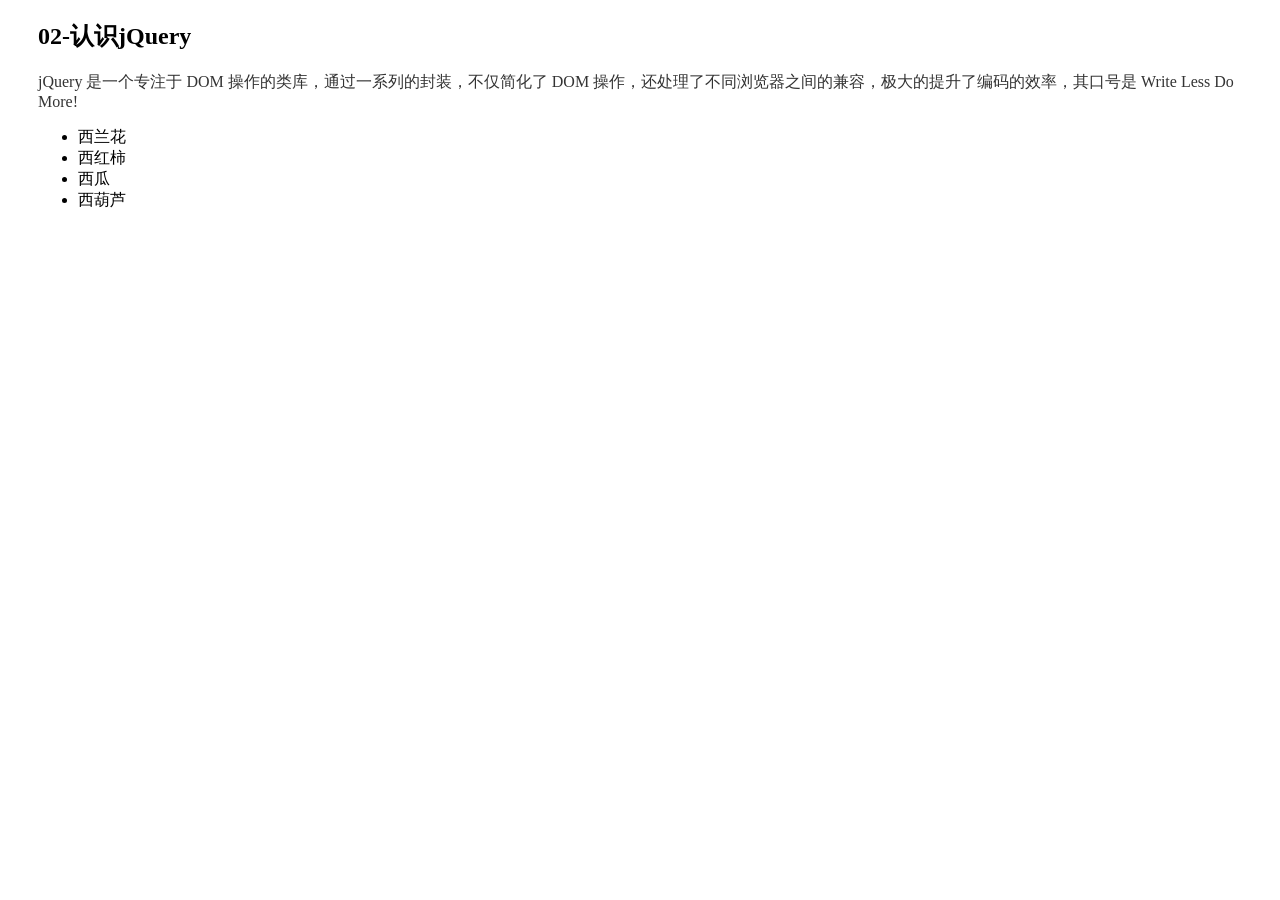
<file: jQuery-day01/04-源代码/02-认识jQuery.html>
<!DOCTYPE html>
<html lang="zh">
  <head>
    <meta charset="UTF-8" />
    <title>02-认识jQuery</title>
    <style>
      body {
        padding: 0 30px;
      }

      p {
        color: #333;
      }
    </style>
  </head>
  <body>
    <h2>02-认识jQuery</h2>
    <p>
      jQuery 是一个专注于 DOM 操作的类库，通过一系列的封装，不仅简化了 DOM
      操作，还处理了不同浏览器之间的兼容，极大的提升了编码的效率，其口号是 Write
      Less Do More!
    </p>
    <ul>
      <li>西兰花</li>
      <li>西红柿</li>
      <li>西瓜</li>
      <li>西葫芦</li>
    </ul>
    <!-- 引入 jQuery -->
    <script src="./jquery/jquery-3.5.1.js"></script>
    <script>
      // 需求:为所有的li绑定 点击事件 , 点击时修改背景色为 粉色
      // 1. DOM语法
      let liArr = document.querySelectorAll('li')
      for (let i = 0; i < liArr.length; i++) {
        liArr[i].onclick = function () {
          this.style.backgroundColor = 'pink'
        }
      }

      // 2. jQuery语法
      $('li').click(function () {
        $(this).css('backgroundColor', 'pink')
      })
    </script>
  </body>
</html>
</file>
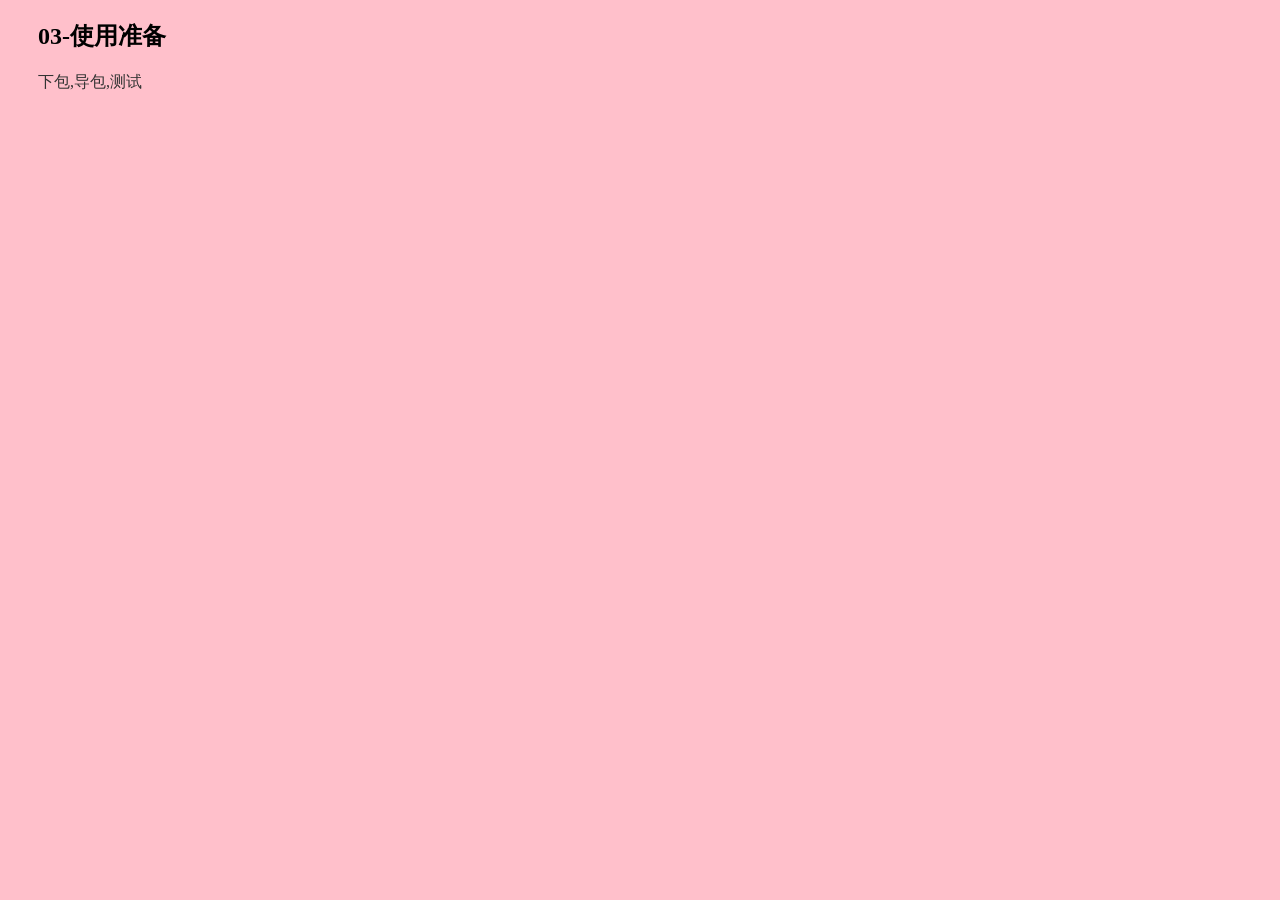
<file: jQuery-day01/04-源代码/03-使用准备.html>
<!DOCTYPE html>
<html lang="zh">
  <head>
    <meta charset="UTF-8" />
    <title>03-使用准备</title>
    <style>
      body {
        padding: 0 30px;
      }

      p {
        color: #333;
      }
    </style>
  </head>
  <body>
    <h2>03-使用准备</h2>
    <p>下包,导包,测试</p>
    <!-- 导包 -->
    <script src="./jquery/jquery-3.5.1.js"></script>
    <!-- <script src="./jquery/jquery-3.5.1.min.js"></script> -->

    <!-- 测试 -->
    <script>
      console.log($)
      // $('body').css('backgroundColor', 'yellowgreen')
      $('body').css('backgroundColor', 'pink')
    </script>
  </body>
</html>
</file>
<file: jQuery-day01/04-源代码/13-图片切换/css/index.css>
* {
  margin: 0;
  padding: 0;
}

html,
body,
#mask {
  width: 100%;
  height: 100%;
}

#mask {
  background-color: #c9c9c9;
  position: relative;
}

#mask .center {
  position: absolute;
  background-color: #fff;
  left: 50%;
  top: 50%;
  transform: translate(-50%, -50%);
  padding: 10px;
}
#mask .center .title {
  position: absolute;
  display: flex;
  align-items: center;
  height: 56px;
  top: -61px;
  left: 0;
  padding: 5px;
  padding-left: 10px;
  padding-bottom: 0;
  color: rgba(175, 47, 47, 0.8);
  font-size: 26px;
  font-weight: normal;
  background-color: white;
  padding-right: 35px;
  z-index: 2;
}
#mask .center .title img {
  height: 40px;
  margin-right: 10px;
}

#mask .center .title::before {
  content: '';
  position: absolute;
  width: 0;
  height: 0;
  border: 65px solid;
  border-color: transparent transparent white;
  top: -65px;
  right: -65px;
  z-index: 1;
}

#mask .center > img {
  display: block;
  width: 640px;
  height: 360px;
}

#mask .center a {
  text-decoration: none;
  width: 45px;
  height: 100px;
  position: absolute;
  top: 140px;
  vertical-align: middle;
  opacity: 0.5;
  transition: 0.2s;
}
#mask .center a :hover {
  opacity: 0.8;
}

#mask .center .left {
  left: 15px;
  text-align: left;
  padding-right: 10px;
  border-top-right-radius: 10px;
  border-bottom-right-radius: 10px;
}

#mask .center .right {
  right: 15px;
  text-align: right;
  padding-left: 10px;
  border-top-left-radius: 10px;
  border-bottom-left-radius: 10px;
}
</file>
<file: jQuery-day01/04-源代码/18-输入统计/css/weibo.css>
@font-face {
  font-family: 'WBswficon';
  src: url('../fonts/swbficon.eot?id=141111232016');
  src: url('../fonts/swbficon.eot?id=141111232016#iefix') format('embedded-opentype'), url('../common/fonts/swbficon.svg?id=141111232016') format('svg'), url('../fonts/swbficon.woff?id=141111232016') format('woff'), url('../fonts/swbficon.ttf?id=141111232016') format('truetype');
  src: url('../fonts/swbficon.eot?id=141111232016') \9;
  font-weight: normal;
  font-style: normal;
}

@font-face {
  font-family: 'wbficonregular';
  src: url('../fonts/wbficon.eot?id=151a4716ff44031b');
  src: url('../fonts/wbficon.eot?id=151a4716ff44031b#iefix') format('embedded-opentype'), url('../fonts/wbficon.svg?id=151a4716ff44031b') format('svg'), url('../fonts/wbficon.woff?id=151a4716ff44031b') format('woff'), url('../fonts/wbficon.ttf?id=151a4716ff44031b') format('truetype');
  src: url('../fonts/wbficon.eot?id=151a4716ff44031b') \9;
  font-weight: normal;
  font-style: normal;
}

.W_ficon {
  font-family: 'wbficonregular' !important;
  display: inline-block;
  -webkit-font-smoothing: antialiased;
}

.W_swficon {
  font-family: 'WBswficon' !important;
  font-size: 18px !important;
  display: inline-block;
  -webkit-font-smoothing: antialiased;
  -webkit-text-stroke-width: 0.2px;
}

* {
  box-sizing: border-box;
}

body,
p,
ul,
h5,
h6 {
  padding: 0;
  margin: 0;
}

a {
  text-decoration: none;
}

img {
  display: block;
  max-width: 100%;
  max-height: 100%;
}

ul {
  list-style: none;
}

input {
  width: 100%;
  height: 100%;
  border: none;
  outline: none;
  padding: 0;
}

em {
  font-style: normal;
}

.clearfix:before,
.clearfix:after {
  content: ' ';
  display: table;
}

.clearfix:after {
  clear: both;
}

body {
  background-color: #b4daf0;
  background-image: url(../images/body_bg.jpg), url(../images/body_repeat.png);
  background-position: top center, center 0;
  background-repeat: no-repeat, repeat-x;
  font: 12px/1.3 Arial, 'PingFang SC', 'Hiragino Sans GB', 'Microsoft YaHei', 'WenQuanYi Micro Hei', sans-serif;
}

.fixedbar {
  width: 100%;
  height: 50px;
  border-top: 2px solid #fa7d3c;
  background-color: #fff;
  position: fixed;
  z-index: 9;
}

.fixedbar .header {
  max-width: 1000px;
  height: 48px;
  margin: 0 auto;
  display: flex;
}

.header .logo {
  display: inline-block;
  width: 140px;
  height: 48px;
  color: transparent;
  background-image: url(../images/WB_logo-x2.png);
  background-size: 80px 27px;
  background-repeat: no-repeat;
  background-position: left 8px;
}

.header .search-box {
  width: 220px;
  height: 30px;
  padding: 4px 33px 4px 10px;
  margin-top: 9px;
  border: 1px solid #ccc;
  background-color: #f2f2f5;
  position: relative;
}

.header .search-box input {
  background-color: transparent;
  color: #808080;
  font-size: 12px;
  line-height: 20px;
}

.header .search-box .ficon_search {
  position: absolute;
  top: 4px;
  right: 10px;
  font-size: 18px;
  color: #696e78;
}

.header .navs {
  height: 26px;
  line-height: 26px;
  margin: 11px 0 11px 55px;
  font-size: 14px;
  flex: 1;
}

.header ul {
  display: flex;
}

.header li {
  min-width: 54px;
  margin-left: 26px;
}

.header li a.active,
.header li a:hover {
  color: #fa7d3c;
}

.header li:last-child {
  flex: 1;
  margin-left: 21px;
  border-left: 1px solid #d9d9d9;
}

.header li:last-child a {
  margin-left: 19px;
}

.header li a {
  color: #333;
}

.header li em {
  font-size: 22px;
  position: relative;
  bottom: -2px;
}

.main {
  width: 1000px;
  padding-top: 66px;
  padding-bottom: 10px;
  margin: 0 auto;
  background-color: rgba(70, 149, 194, 0.3);
}

.main .aside {
  width: 150px;
  position: sticky;
  top: 48px;
  float: left;
}

.aside ul {
  padding: 10px 0;
  border-bottom: 1px solid rgba(255, 255, 255, 0.2);
  font-size: 12px;
}

.aside ul:first-child {
  padding-top: 0;
  font-size: 14px;
}

.aside li {
  line-height: 34px;
  padding: 0 8px 0 15px;
}

.aside ul:not(:first-child) li {
  padding-left: 13px;
}

.aside li:hover {
  background-color: rgba(255, 255, 255, 0.2);
}

.aside li a {
  color: #fff;
}

.aside li em {
  margin-right: 3px;
}

.main .widgets {
  width: 230px;
  margin-right: 10px;
  float: right;
}

.widgets .profile {
  height: 165px;
  padding-top: 75px;
  background-color: pink;
  background: url(../images/profile_cover_s.jpg) no-repeat;
  position: relative;
}

.widgets .profile .avatar {
  width: 66px;
  height: 66px;
  border: 3px solid rgba(255, 255, 255, 0.3);
  border-radius: 50%;
  overflow: hidden;
  position: absolute;
  top: 29px;
  left: 82px;
}

.widgets .profile .extra {
  height: 100%;
  text-align: center;
  padding-top: 22px;
  background-color: #fff;
}

.widgets .profile h5 {
  font-size: 14px;
  font-weight: bold;
  color: #333;
  margin-bottom: 5px;
}

.widgets .profile ul {
  display: flex;
}

.widgets .profile li {
  flex: 1;
  border-right: 1px solid #d9d9d9;
}

.widgets .profile li:last-child {
  border-right: none;
}

.widgets .profile span {
  display: block;
  font-size: 12px;
  color: #808080;
}

.widgets .profile a {
  font-size: 18px;
  color: #333;
}

.widgets .panel {
  margin-top: 10px;
  background-color: #fff;
}

.widgets .panel .title {
  display: flex;
  justify-content: space-between;
  height: 38px;
  line-height: 38px;
  padding: 0 15px;
  border-bottom: 1px solid #d9d9d9;
}

.widgets .panel h5 {
  font-size: 14px;
  color: #333;
}

.widgets .panel .refresh {
  font-size: 12px;
  color: #333;
}

.widgets .panel .refresh:hover {
  color: #eb7350;
}

.widgets .panel .more {
  display: block;
  height: 35px;
  line-height: 35px;
  text-align: center;
  font-size: 12px;
  border-top: 1px solid #d9d9d9;
  color: #333;
}

.widgets .books li {
  display: flex;
  padding: 6px;
  color: #333;
  border-top: 1px solid #f2f2f5;
  cursor: pointer;
}

.widgets .books li:first-child {
  border-top: none;
}

.widgets .books .pic {
  width: 72px;
  height: 96px;
  margin-right: 10px;
  display: none;
}

.widgets .active .pic {
  display: block;
}

.widgets .books img {
  width: 72px;
  height: 96px;
}

.widgets .books .meta {
  margin: 6px;
}

.widgets .books h6 {
  font-size: 14px;
  font-weight: normal;
}

.widgets .books i {
  display: inline-block;
  width: 15px;
  height: 15px;
  font-size: 12px;
  color: #fff;
  text-align: center;
  line-height: 16px;
  margin-right: 5px;
  font-style: normal;
  background-color: #df3e3e;
  border-radius: 50%;
}

.widgets .books span {
  display: block;
  font-size: 12px;
  display: none;
}

.widgets .active span {
  display: block;
}

.widgets .books .author {
  margin: 5px 0 30px;
}

.widgets .hots {
  padding: 16px;
}

.widgets .hots li {
  line-height: 1;
  padding: 6px 0;
  font-size: 12px;
}

.widgets .hots a {
  color: #333;
}

.widgets .hots a:hover {
  color: #eb7350;
}

.widgets .hots span {
  float: right;
  color: #808080;
}

.content {
  width: 600px;
  padding-bottom: 40px;
  margin-left: 150px;
  margin-right: 10px;
}

.content .publish {
  padding: 15px 10px 10px;
  background-color: #fff;
}

.content .publish .meta {
  line-height: 1;
  color: #1b7fb6;
  font-size: 18px;
  position: relative;
}

.content .publish .words {
  position: absolute;
  top: -1px;
  right: 0;
  color: #808080;
  font-size: 12px;
}

.content .publish .words span {
  font-weight: 700;
  font-size: 22px;
  font-style: italic;
  font-family: Constantia, Georgia;
}

.content .publish .meta a {
  font-size: 12px;
  color: #eb7350;
  float: right;
  margin-top: 3px;
}

.content .publish .meta a:last-child {
  margin-right: 10px;
}

.content .input-box {
  min-height: 68px;
  padding: 5px;
  margin-top: 8px;
  border: 1px solid #ccc;
  box-shadow: inset 0px 0px 3px rgba(0, 0, 0, 0.15);
}

.content .input-box.actived {
  border-color: #fa7d3c;
  box-shadow: none;
}

.content .input-box textarea {
  width: 100%;
  min-height: 68px;
  border: none;
  resize: none;
  outline: none;
  background-color: transparent;
}

.content .action .kind {
  height: 24px;
  line-height: 24px;
  margin-top: 6px;
}

.content .kind a {
  color: #333;
  font-size: 12px;
  margin-right: 12px;
}

.content .kind em {
  font-size: 20px;
  position: relative;
  bottom: -3px;
  margin-right: 3px;
}

.content .kind a.more {
  font-weight: 700;
  font-size: 18px;
  letter-spacing: -12px;
  position: relative;
  top: 3px;
}
.content .kind a.publish_btn {
  float: right;
  background: #ff8140;
  border: 1px solid #f77c3d;
  color: #fff;
  box-shadow: 0px 1px 2px rgba(0, 0, 0, 0.25);
  height: 28px;
  line-height: 29px;
  width: 60px;
  font-size: 14px;
  padding: 0 10px 0 10px;
  box-sizing: content-box;
  text-align: center;
}
.content .kind a.disabled {
  background: #ffc09f;
  color: #fff;
  border: 1px solid #fbbd9e;
  box-shadow: none;
  cursor: not-allowed;
}

.content .kind .ficon_face {
  color: #ffa405;
}

.content .kind .ficon_image {
  color: #84c002;
}

.content .kind .ficon_video {
  color: #54a8e5;
}

.content .kind .ficon_swtopic {
  color: #5a8ce6;
}

.content .kind .ficon_artical {
  color: #ff8200;
}

.content .feeds {
  margin-top: 10px;
}

.content .feeds .filters {
  padding: 0 14px;
  line-height: 38px;
  font-size: 12px;
  background-color: #fff;
}

.content .feeds .filters a {
  margin-right: 24px;
  color: #333;
}

.content .feed {
  background-color: #fff;
  margin-top: 10px;
}

.content .feed .meta {
  height: 50px;
  padding: 20px 20px 4px;
  box-sizing: content-box;
}

.content .feed .avatar {
  width: 50px;
  height: 50px;
  border-radius: 50%;
  overflow: hidden;
  float: left;
}

.content .feed .info {
  padding-top: 8px;
  margin-left: 60px;
  color: #808080;
}

.content .feed .info h6 {
  font-weight: 700;
  margin-bottom: 5px;
  font-size: 14px;
  color: #333;
}

.content .feed .blog {
  font-size: 14px;
  color: #333;
  line-height: 23px;
  padding: 0 20px 10px 80px;
}

.content .feed .blog img {
  margin-top: 5px;
}

.content .feed .extra {
  display: flex;
  background-color: #fff;
  border-top: 1px solid #f2f2f5;
}

.content .feed .extra a {
  flex: 1;
  text-align: center;
  margin: 5px 0;
  line-height: 28px;
  color: #333;
  border-right: 1px solid #f2f2f5;
}

.content .feed .extra a:hover {
  color: #eb7350;
}

.content .comment {
  display: none;
  padding: 20px;
  border-top: 1px solid #d9d9d9;
  background-color: #f2f2f5;
  overflow: hidden;
}

.comment .comment_author {
  width: 30px;
  height: 30px;
  float: left;
}

.comment .comment_form {
  margin-left: 40px;
  overflow: hidden;
}

.comment .input-box {
  height: 30px;
  min-height: auto;
  background-color: #fff;
  margin-top: 0;
}

.comment .comment_button {
  display: inline-block;
  width: 60px;
  height: 26px;
  text-align: center;
  line-height: 26px;
  margin-top: 10px;
  background-color: #ff8140;
  color: #fff;
  border-radius: 3px;
  float: right;
}

.comment .comment_list {
  margin-top: 20px;
}

.comment .comment_list .item {
  padding: 10px 0;
  border-bottom: 1px solid #ccc;
  position: relative;
}

.comment .comment_content {
  margin-left: 40px;
  color: #666;
  font-size: 12px;
}

.comment .comment_content a {
  color: #eb7350;
  margin-right: 5px;
}

.comment .comment_content .datetime {
  color: #808080;
  display: inline-block;
  margin-top: 5px;
}

.comment .comment_list .comment_action {
  position: absolute;
  bottom: 6px;
  right: 0;
}

.comment .comment_action a {
  color: #666;
  margin: 0 5px;
}

.comment .comment_action a:hover {
  color: #eb7350;
}
</file>
<file: jQuery-day01/04-源代码/20-登录切换/css/style.css>
body, p {
  padding: 0;
  margin: 0;
}

a {
  text-decoration: none;
}

input {
  padding: 0;
  outline: none;
  border: 0 none;
  vertical-align: middle;
  box-sizing: border-box;
}

button {
  outline: none;
}

.login {
  width: 340px;
  padding: 20px;
  margin: 50px auto 0;
  background-color: #f2f2f5;
  box-sizing: border-box;
}

.login .wrap-box {
  padding: 0 15px 12px 15px;
  background-color: #fff;
  position: relative;
}

.login .multi-type {
  display: flex;
  height: 44px;
  padding-top: 11px;
  margin-bottom: 16px;
  font-size: 14px;
  border-bottom: 1px solid rgba(204, 204, 204, .5);
  box-sizing: border-box;
}

.login .multi-type a {
  flex: 1;
  text-align: center;
  line-height: 30px;
  color: #808080;
  border-bottom: 3px solid transparent;
  margin-bottom: -1px;
  transition-property: border, background-position;
  transition-duration: 0.6s;
}

.login .multi-type a:last-child {
  display: block;
  width: 40px;
  height: 40px;
  position: absolute;
  right: 0;
  top: -1px;
  border: none;
  background-image: url(../images/sprite_login.png);
  background-position: 0px -150px;
}

.login .multi-type .active {
  border-bottom: 3px solid #fa7d3c;
  color: #000;
  font-weight: 700;
}

.login .multi-type a:last-child.active {
  background-position: -40px -191px;
  border-bottom: none;
}

.account {
  /* display: none; */
}

.phone {
  display: none;
}

.secure {
  display: none;
}

.input-box {
  height: 28px;
  padding: 2px 0 2px 34px;
  margin-top: 12px;
  border: 1px solid #ccc;
  border-radius: 2px;
  background-image: url(../images/sprite_login.png);
}

.username {
  background-position: 11px -91px;
}

.password {
  background-position: -39px -91px;
}

.phone-number {
  background-position: -89px -91px;
}

.input-box input {
  width: 100%;
  height: 100%;
  padding: 0 12px 0 2px;
  border: 0 none;
}

.extra-box {
  margin-top: 12px;
  font-size: 12px;
  color: #808080;
}

.extra-box input {
  margin: -2px 3px 0 0;
}

.extra-box a {
  float: right;
  color: #808080;
}

.button-box {
  margin-top: 12px;
}

.button-box button {
  width: 100%;
  height: 34px;
  color: #fff;
  font-size: 16px;
  background-color: #ff8140;
  border: 1px solid #f77c3d;
  box-shadow: 0px 1px 2px rgba(0, 0, 0, 0.25);
  cursor: pointer;
}

.button-box button:hover {
  background-color: #f7671d;
  color: 1px solid #f06923;
}

.text-box {
  margin-top: 12px;
  font-size: 12px;
  color: #808080;
  padding-bottom: 12px;
  border-bottom: 1px solid rgba(204, 204, 204, .5);
}

.text-box a {
  color: #eb7350;
}

.social-box {
  margin-top: 12px;
  line-height: 1;
  font-size: 12px;
  color: #808080;
}

.social-box a {
  display: inline-block;
  width: 16px;
  height: 16px;
  position: relative;
  top: 3px;
  background-image: url(../images/sprite_login.png);
}

.social-box .taobao {
  background-position: 0 -50px;
}

.social-box .qq {
  background-position: -50px -50px;
}

.social-box .yidong {
  background-position: -300px -50px;
}

.social-box .tianyi {
  background-position: -100px -50px;
}

.social-box .qihu {
  background-position: -150px -50px;
}

.verify-box {
  margin-top: 12px;
}

.verify-box button {
  width: 143px;
  height: 34px;
  color: #333;
  border: 1px solid #d9d9d9;
  background-color: #f2f2f5;
  box-sizing: border-box;
  border-radius: 2px;
  outline: none;
  cursor: pointer;
}

.verify-box button:hover {
  background-color: #d9d9d9;
}

.verify-box input {
  width: 116px;
  height: 34px;
  float: right;
  padding: 1px 12px;
  border-radius: 2px;
  border: 1px solid #ccc;
}

.secure .qrcode {
  width: 150px;
  padding: 15px 15px 5px;
  margin: 0 auto;
  border: 1px solid #f3f3f3;
  box-shadow: 0px 1px 2px rgba(0, 0, 0, 0.1);
}

.secure .qrcode img {
  width: 150px;
  height: 150px;
  display: block;
}

.secure .qrcode span {
  font-size: 12px;
  color: #333;
}

.secure p {
  margin-top: 5px;
  text-align: center;
  color: #808080;
  font-size: 12px;
}

.secure p a {
  color: #eb7350;
}
</file>
<file: jQuery-day03/04-源代码/05-xiaotuxian/css/index.css>
@charset "UTF-8";
* {
  box-sizing: border-box;
}

body {
  color: #333;
  font: 14px/1.5 "Helvetica Neue", Helvetica, Arial, "Microsoft Yahei", "Hiragino Sans GB", "Heiti SC", "WenQuanYi Micro Hei", sans-serif;
}

ul, h1, h3, h4, p, dl, dd {
  padding: 0;
  margin: 0;
}

a {
  text-decoration: none;
  color: #333;
}

i {
  font-style: normal;
}

input {
  outline: none;
  padding: 0;
  border: none;
}

img {
  max-width: 100%;
  max-height: 100%;
  vertical-align: middle;
}

ul {
  list-style: none;
}

.clearfix:before,
.clearfix:after {
  content: " ";
  display: table;
}

.clearfix:after {
  clear: both;
}

.clearfix {
  *zoom: 1;
}

.wrapper {
  width: 1240px;
  margin: 0 auto;
}

.sprites {
  background-image: url(../images/sprites.png);
  background-size: 400px 400px;
  background-repeat: no-repeat;
}

@media (max-width: 1280px) {
  .wrapper {
    width: 1000px;
  }
}

/** 顶部导航 **/
.xtx_topnav {
  background-color: #333;
}

.xtx_topnav .xtx_navs {
  height: 53px;
  text-align: right;
  line-height: 53px;
  font-size: 0;
}

.xtx_topnav .xtx_navs li {
  display: inline-block;
  font-size: 14px;
}

.xtx_topnav .xtx_navs li:last-child a {
  border-right: none;
}

.xtx_topnav .xtx_navs .mobile {
  display: inline-block;
  width: 20px;
  height: 16px;
  position: relative;
  top: 3px;
  background-position: -160px -70px;
}

.xtx_topnav .xtx_navs a {
  display: inline-block;
  line-height: 1;
  padding: 0 15px;
  border-right: 2px solid #666;
  color: #dcdcdc;
}

.xtx_topnav .xtx_navs a:hover {
  color: #5eb69c;
}

@media (max-width: 1280px) {
  .xtx_topnav .xtx_navs {
    height: 43px;
    line-height: 43px;
  }
  .xtx_topnav .xtx_navs li {
    font-size: 12px;
  }
  .xtx_topnav .xtx_navs a {
    border-right-width: 1px;
    padding: 0 9px;
  }
}

/** 主导航及Logo **/
.xtx_header {
  padding: 32px 0 44px;
}

.xtx_header .xtx_logo {
  width: 143px;
  height: 129px;
  margin-left: 50px;
  text-indent: -999px;
  background-image: url(../images/logo.png);
  background-size: contain;
  float: left;
}

.xtx_header .xtx_navs {
  padding-top: 75px;
  margin-left: 88px;
  float: left;
}

.xtx_header .xtx_navs li {
  line-height: 1;
  font-size: 16px;
  margin-right: 50px;
  position: relative;
  float: left;
}

.xtx_header .xtx_navs li:after {
  content: '';
  display: none;
  width: 30px;
  height: 2px;
  background-color: #5eb69c;
  position: absolute;
  left: 1px;
  bottom: -7px;
}

.xtx_header .xtx_navs li:hover a, .xtx_header .xtx_navs li.active a {
  color: #5eb69c;
}

.xtx_header .xtx_navs li:hover:after, .xtx_header .xtx_navs li.active:after {
  display: block;
}

.xtx_header .xtx_search {
  height: 38px;
  padding-top: 60px;
  float: right;
}

.xtx_header .xtx_search_wrapper {
  width: 175px;
  height: 38px;
  padding-left: 39px;
  border-bottom: 1px solid #e7e7e7;
  position: relative;
  float: right;
}

.xtx_header .xtx_search_wrapper:before {
  content: '';
  display: block;
  width: 17px;
  height: 17px;
  position: absolute;
  left: 5px;
  top: 10px;
  background-image: url(../images/sprites.png);
  background-size: 400px 400px;
  background-position: -80px -70px;
}

.xtx_header .xtx_search_wrapper input {
  width: 100%;
  height: 100%;
  font-size: 15px;
  color: #999;
}

.xtx_header .xtx_search_wrapper input::-webkit-input-placeholder {
  color: #ccc;
}

.xtx_header .xtx_search_cart {
  display: block;
  width: 22px;
  height: 22px;
  position: relative;
  margin: 8px 12px 0 12px;
  float: right;
  background-position: -120px -70px;
}

.xtx_header .xtx_search_cart i {
  position: absolute;
  top: -5px;
  left: 16px;
  line-height: 1;
  padding: 1px 6px;
  font-style: normal;
  font-size: 13px;
  background-color: #ea745e;
  border-radius: 15px;
  color: #fff;
}

@media (max-width: 1280px) {
  .xtx_header {
    padding: 26px 0 35px;
  }
  .xtx_header .xtx_logo {
    width: 116px;
    height: 105px;
    margin-left: 35px;
  }
  .xtx_header .xtx_navs {
    padding-top: 60px;
    margin-left: 60px;
  }
  .xtx_header .xtx_navs li {
    font-size: 14px;
    margin-right: 40px;
  }
  .xtx_header .xtx_navs li:last-child {
    margin-right: 0;
  }
  .xtx_header .xtx_navs li:after {
    width: 25px;
  }
  .xtx_header .xtx_search {
    padding-top: 45px;
  }
  .xtx_header .xtx_search_wrapper {
    width: 138px;
    height: 32px;
    padding-left: 32px;
  }
  .xtx_header .xtx_search_wrapper:before {
    top: 7px;
    transform: scale(0.8235);
  }
  .xtx_header .xtx_search_wrapper input {
    font-size: 12px;
  }
  .xtx_header .xtx_search_cart {
    margin: 10px 10px 0 6px;
    transform: scale(0.818);
  }
}

/** 分类及焦点图 **/
.xtx_entry {
  height: 500px;
  background-color: #f2f2f2;
  position: relative;
}

.xtx_category {
  width: 250px;
  background-color: rgba(0, 0, 0, 0.8);
  position: absolute;
  z-index: 9;
}

.xtx_category:hover .xtx_category_subset {
  display: block;
}

.xtx_category_super li {
  height: 50px;
  padding: 0 20px 0 40px;
  transition: background-color .25s;
  cursor: pointer;
}

.xtx_category_super li:hover,
.xtx_category_super li.active {
  background-color: #5eb69c;
}

.xtx_category_super a {
  color: #fff;
  font-size: 16px;
  line-height: 50px;
}

.xtx_category_super a small {
  font-size: 14px;
}

.xtx_category_super i {
  display: block;
  width: 12px;
  height: 12px;
  margin-top: 20px;
  background-position: -75px -110px;
  float: right;
}

.xtx_category_subset {
  width: 990px;
  height: 100%;
  background-color: rgba(255, 255, 255, 0.9);
  display: none;
  position: absolute;
  top: 0;
  left: 250px;
}

.xtx_banner {
  width: 1240px;
  height: 500px;
  overflow: hidden;
  position: relative;
}

.xtx_banner:hover a {
  opacity: 1;
}

.xtx_banner > a {
  display: block;
  width: 44px;
  height: 44px;
  border-radius: 50%;
  margin-top: -22px;
  opacity: 0;
  transition: opacity .5s;
  background-color: rgba(0, 0, 0, 0.1);
  position: absolute;
  top: 50%;
}

.xtx_banner > a.prev {
  left: 270px;
  background-position: 14px -59px;
}

.xtx_banner > a.next {
  right: 20px;
  background-position: -24px -59px;
}

.xtx_banner .indicator {
  width: 990px;
  text-align: center;
  font-size: 0;
  position: absolute;
  left: 250px;
  bottom: 22px;
}

/*.xtx_banner .indicator span {
  display: inline-block;
  width: 9px;
  height: 9px;
  margin: 0 8px;
  cursor: pointer;
  border-radius: 50%;
  background-color: rgba(255, 255, 255, 0.43);
}

.xtx_banner .indicator span.active {
  background-color: #fff;
}*/

/** 公共面板 **/
.xtx_panel .xtx_panel_header {
  height: 115px;
  padding: 40px 0;
}

.xtx_panel .xtx_panel_header h3 {
  height: 35px;
  line-height: 35px;
  margin-left: 6px;
  font-size: 32px;
  font-weight: 400;
  color: #333;
  float: left;
}

.xtx_panel .xtx_panel_header small {
  margin-left: 22px;
  font-size: 16px;
  color: #999;
}

.xtx_panel .xtx_panel_header .more {
  line-height: 1;
  margin-top: 14px;
  font-size: 16px;
  color: #999;
  float: right;
}

.xtx_panel .xtx_panel_header .more i {
  display: inline-block;
  width: 16px;
  height: 16px;
  position: relative;
  top: 1px;
  background-position: 8px -107px;
}

.xtx_panel .xtx_panel_header .tabs-bar {
  height: 35px;
  padding-top: 13px;
  font-size: 16px;
  margin-right: 80px;
  float: right;
}

.xtx_panel .xtx_panel_header .tabs-bar a {
  padding: 2px 8px;
  margin-left: 5px;
  border-radius: 2px;
}

.xtx_panel .xtx_panel_header .tabs-bar a:hover,
.xtx_panel .xtx_panel_header .tabs-bar a.active {
  background-color: #5eb69c;
  color: #fff;
}

.xtx_panel .xtx_panel_goods_1 {
  text-align: justify;
  font-size: 0;
}

.xtx_panel .xtx_panel_goods_1:after {
  content: '';
  display: inline-block;
  width: 306px;
  height: 0;
}

.xtx_panel .xtx_panel_goods_1 a {
  display: inline-block;
  width: 306px;
  height: 406px;
  text-align: center;
}

.xtx_panel .xtx_panel_goods_1 img {
  width: 306px;
  height: 306px;
}

.xtx_panel .xtx_panel_goods_2 {
  height: 610px;
}

.xtx_panel .xtx_panel_goods_2 li {
  width: 240px;
  height: 300px;
  padding-top: 10px;
  margin-left: 10px;
  background-color: #fff;
  border: 1px solid #fff;
  overflow: hidden;
  transition: 0.3s;
  position: relative;
  float: left;
}

.xtx_panel .xtx_panel_goods_2 li:hover {
  border-color: #5eb69c;
}

.xtx_panel .xtx_panel_goods_2 li:hover .extra {
  bottom: 0;
}

.xtx_panel .xtx_panel_goods_2 li:first-child {
  height: 610px;
  padding-top: 0;
  margin-left: 0;
  border: 0;
}

.xtx_panel .xtx_panel_goods_2 li:nth-last-child(-n+4) {
  margin-top: 10px;
}

.xtx_panel .xtx_panel_goods_2 a {
  display: block;
}

.xtx_panel .xtx_panel_goods_2 .img-box {
  width: 240px;
  height: 160px;
  padding: 0 33px;
  text-align: center;
  margin: 0 auto;
  display: table-cell;
  vertical-align: middle;
}

.xtx_panel .xtx_panel_goods_2 .meta {
  height: 130px;
  line-height: 1.3;
  padding: 10px 22px 0;
  font-size: 19px;
  position: relative;
}

.xtx_panel .xtx_panel_goods_2 .name {
  word-break: break-all;
  text-overflow: ellipsis;
  display: -webkit-box;
  -webkit-box-orient: vertical;
  -webkit-line-clamp: 2;
  overflow: hidden;
}

.xtx_panel .xtx_panel_goods_2 .price {
  font-size: 22px;
  color: #9A2E1F;
  position: absolute;
  bottom: 10px;
}

.xtx_panel .xtx_panel_goods_2 .price small {
  font-size: 17px;
}

.xtx_panel .xtx_panel_goods_2 .extra {
  width: 100%;
  height: 86px;
  padding-top: 10px;
  transition: bottom .3s;
  background-color: #5EB69C;
  position: absolute;
  bottom: -86px;
}

.xtx_panel .xtx_panel_goods_2 .extra span {
  display: block;
  width: 124px;
  line-height: 1;
  padding: 9px 0 8px;
  margin: 0 auto;
  text-align: center;
  font-size: 19px;
  color: #fff;
}

.xtx_panel .xtx_panel_goods_2 .extra span:last-child {
  font-size: 13px;
  border-top: 1px solid #fff;
}

.xtx_panel .xtx_panel_goods_2 .label {
  position: absolute;
  left: 0;
  bottom: 266px;
  width: 188px;
  height: 66px;
  text-align: center;
  line-height: 66px;
  color: #fff;
  font-size: 17px;
  border-radius: 0 2px 2px 0;
  background-color: rgba(0, 0, 0, 0.8);
  position: relative;
}

.xtx_panel .xtx_panel_goods_2 .label span:first-child {
  display: block;
  width: 76px;
  background-color: #000;
}

.xtx_panel .xtx_panel_goods_2 .label span:last-child {
  width: 112px;
  line-height: 1.4;
  transform: translate(0, -50%);
  position: absolute;
  left: 76px;
  right: 0;
  top: 50%;
}

/** 新鲜好物 **/
.xtx_goods_new .xtx_panel_goods_1 a {
  background-color: #F0F9F4;
  transition: .5s;
  position: relative;
  top: 0;
}

.xtx_goods_new .xtx_panel_goods_1 a:hover {
  box-shadow: 0 3px 8px rgba(0, 0, 0, 0.2);
  top: -3px;
}

.xtx_goods_new .xtx_panel_goods_1 .name {
  display: inline-block;
  width: 100%;
  margin: 12px 0 10px;
  font-size: 22px;
}

.xtx_goods_new .xtx_panel_goods_1 .price {
  font-size: 23px;
  color: #9A2E1F;
}

.xtx_goods_new .xtx_panel_goods_1 small {
  font-size: 16px;
}

/** 人气推荐 **/
.xtx_goods_popular {
  padding-bottom: 42px;
}

.xtx_goods_popular .xtx_panel_goods_1 a {
  transition: 0.5s;
}

.xtx_goods_popular .xtx_panel_goods_1 a:hover {
  box-shadow: 0 3px 8px rgba(0, 0, 0, 0.2);
  transform: translate(0, -3px);
}

.xtx_goods_popular .xtx_panel_goods_1 .title {
  display: inline-block;
  width: 100%;
  line-height: 1;
  margin: 20px 0 16px;
  font-size: 22px;
}

.xtx_goods_popular .xtx_panel_goods_1 .alt {
  font-size: 18px;
  color: #999;
}

/** 秒杀专区 **/
.xtx_goods_seckill {
  background-color: #f5f5f5;
  padding: 7px 0 55px;
}

.xtx_goods_seckill .countdown {
  width: 240px;
  height: 305px;
  text-align: center;
  line-height: 1;
  color: #fff;
  background-image: url(../images/seckill.jpg);
  background-size: 240px;
  float: left;
}

.xtx_goods_seckill .countdown .next {
  font-size: 16px;
  margin: 25px 0 14px;
}

.xtx_goods_seckill .countdown .title {
  font-size: 33px;
}

.xtx_goods_seckill .countdown .tips {
  margin-top: 112px;
  font-size: 23px;
}

.xtx_goods_seckill .countdown small {
  font-size: 17px;
}

.xtx_goods_seckill .countdown .clock {
  width: 142px;
  margin: 18px auto 0;
  overflow: hidden;
}

.xtx_goods_seckill .countdown .clock span, .xtx_goods_seckill .countdown .clock i {
  display: block;
  text-align: center;
  line-height: 34px;
  font-size: 23px;
  float: left;
}

.xtx_goods_seckill .countdown .clock span {
  width: 34px;
  height: 34px;
  border-radius: 2px;
  background-color: #303430;
}

.xtx_goods_seckill .countdown .clock i {
  width: 20px;
  font-style: normal;
}

.xtx_goods_seckill .xtx_goods {
  margin-left: 240px;
}

.xtx_goods_seckill .xtx_goods a {
  display: block;
}

.xtx_goods_seckill .xtx_goods li {
  width: 240px;
  height: 305px;
  padding-top: 20px;
  margin-left: 10px;
  text-align: center;
  background-color: #fff;
  float: left;
}

.xtx_goods_seckill .xtx_goods .img-box {
  width: 240px;
  height: 174px;
  padding: 0 33px;
  text-align: center;
  margin: 0 auto;
  display: table-cell;
  vertical-align: middle;
}

.xtx_goods_seckill .xtx_goods .name {
  line-height: 1;
  margin: 20px 0 12px;
  font-size: 18px;
}

.xtx_goods_seckill .xtx_goods .percent {
  width: 165px;
  height: 6px;
  margin: 0 auto 12px;
  border-radius: 6px;
  background-color: #E2E2E2;
}

.xtx_goods_seckill .xtx_goods .inner {
  display: block;
  height: 100%;
  border-radius: 6px;
  background-color: #D54847;
}

.xtx_goods_seckill .xtx_goods .price {
  text-align: center;
  font-size: 20px;
}

.xtx_goods_seckill .xtx_goods .price span:first-child {
  color: #9A2E1F;
}

.xtx_goods_seckill .xtx_goods .price span:last-child {
  color: #999;
  font-size: 16px;
}

/** 热门品牌 **/
.xtx_goods_brand {
  padding-bottom: 32px;
}

.xtx_goods_brand .page-bar {
  float: right;
}

.xtx_goods_brand .page-bar a {
  display: inline-block;
  width: 20px;
  height: 20px;
  line-height: 1;
  margin-top: 10px;
  background-color: #e2e2e2;
}

.xtx_goods_brand .page-bar a:hover,
.xtx_goods_brand .page-bar a.active {
  background-color: #5EB69C;
}

.xtx_goods_brand .page-bar .prev {
  margin-right: 5px;
  background-position: -32px -106px;
  transform: rotate(180deg);
}

.xtx_goods_brand .page-bar .next {
  background-position: -32px -106px;
}

.xtx_goods_brand .xtx_goods {
  height: 305px;
}

.xtx_goods_brand .xtx_goods li {
  float: left;
  font-size: 0;
}

.xtx_goods_brand .xtx_goods a {
  margin-right: 10px;
}

.xtx_goods_brand .xtx_goods a img {
  width: 240px;
  height: 305px;
}

.xtx_goods_brand .xtx_goods a:last-child {
  margin-right: 0;
}

/** 生鲜 **/
.xtx_goods_category {
  background-color: #f5f5f5;
  padding-bottom: 80px;
}

/** 最新主题 **/
.xtx_goods_topic li {
  width: 406px;
  margin-left: 11px;
  transition: .5s;
  float: left;
}

.xtx_goods_topic li:hover {
  box-shadow: 0 3px 8px rgba(0, 0, 0, 0.2);
  transform: translate(0, -3px);
}

.xtx_goods_topic li:first-child {
  margin-left: 0;
}

.xtx_goods_topic li a {
  display: block;
  height: 287px;
  position: relative;
}

.xtx_goods_topic .meta {
  width: 100%;
  height: 100%;
  color: #fff;
  background-image: linear-gradient(to top, rgba(0, 0, 0, 0.8), transparent 50%);
  position: absolute;
  bottom: 0;
}

.xtx_goods_topic .meta .title {
  height: 70px;
  padding-left: 16px;
  font-size: 22px;
  position: absolute;
  bottom: 0px;
}

.xtx_goods_topic .meta .title small {
  display: block;
  font-size: 19px;
  color: #999;
}

.xtx_goods_topic .meta .price {
  position: absolute;
  bottom: 25px;
  right: 16px;
  display: block;
  line-height: 1;
  padding: 4px 8px 4px 7px;
  color: #9A2E1F;
  font-size: 17px;
  background-color: #fff;
  border-radius: 2px;
}

.xtx_goods_topic .meta .price small {
  font-size: 15px;
}

.xtx_goods_topic .social {
  height: 70px;
  line-height: 70px;
  padding: 0 20px;
  font-size: 16px;
}

.xtx_goods_topic .social i {
  display: inline-block;
  width: 15px;
  height: 14px;
  margin-right: 5px;
  position: relative;
  top: 2px;
}

.xtx_goods_topic .social .like, .xtx_goods_topic .social .liked, .xtx_goods_topic .social .view {
  float: left;
  margin-right: 25px;
}

.xtx_goods_topic .social .reply {
  float: right;
}

.xtx_goods_topic .social .like i {
  background-position: -120px -110px;
}

.xtx_goods_topic .social .liked i {
  background-position: -240px -110px;
}

.xtx_goods_topic .social .view i {
  background-position: -160px -110px;
}

.xtx_goods_topic .social .reply i {
  width: 17px;
  height: 16px;
  top: 4px;
  background-position: -200px -110px;
}

/** 大家都在说 **/
.xtx_goods_discuss {
  margin-bottom: 80px;
}

.xtx_goods_discuss li {
  width: 406px;
  margin-left: 11px;
  padding-bottom: 24px;
  transition: .5s;
  float: left;
}

.xtx_goods_discuss li:hover {
  box-shadow: 0 3px 8px rgba(0, 0, 0, 0.2);
  transform: translate(0, -3px);
}

.xtx_goods_discuss li:first-child {
  margin-left: 0;
}

.xtx_goods_discuss .meta {
  height: 90px;
  padding: 20px 0 0;
  margin: 0 16px;
  font-size: 22px;
  position: relative;
  border-bottom: 1px solid #eee;
}

.xtx_goods_discuss .meta .title small {
  display: block;
  font-size: 16px;
  color: #999;
}

.xtx_goods_discuss .meta .price {
  font-size: 18px;
  color: #9A2E1F;
  position: absolute;
  top: 30px;
  right: 0;
}

.xtx_goods_discuss .meta .price small {
  font-size: 13px;
}

.xtx_goods_discuss .message {
  height: 90px;
  padding: 0 16px;
  margin-top: 10px;
  font-size: 17px;
  color: #666;
}

/** 公共底部 **/
.xtx_footer {
  border-top: 1px solid #e4e4e4;
}

.xtx_footer .contact {
  padding: 60px 0 40px 25px;
}

.xtx_footer .contact dl {
  height: 190px;
  text-align: center;
  padding: 0 72px;
  border-right: 1px solid #f2f2f2;
  color: #999;
  float: left;
}

.xtx_footer .contact dl:first-child {
  padding-left: 0;
}

.xtx_footer .contact dl:last-child {
  border-right: none;
  padding-right: 0;
}

.xtx_footer .contact dt {
  line-height: 1;
  font-size: 18px;
}

.xtx_footer .contact dd {
  margin: 36px 12px 0 0;
  float: left;
}

.xtx_footer .contact dd:last-child {
  margin-right: 0;
}

.xtx_footer .contact .chat, .xtx_footer .contact .feedback, .xtx_footer .contact .weixin, .xtx_footer .contact .weibo {
  width: 92px;
  height: 92px;
  padding-top: 20px;
  border: 1px solid #ededed;
}

.xtx_footer .contact .chat:before, .xtx_footer .contact .feedback:before, .xtx_footer .contact .weixin:before, .xtx_footer .contact .weibo:before {
  content: '';
  display: block;
  width: 40px;
  height: 30px;
  margin: 0 auto 8px;
  background-image: url(../images/sprites.png);
  background-size: 400px 400px;
}

.xtx_footer .contact .chat:before {
  background-position: -245px -70px;
}

.xtx_footer .contact .chat:hover:before {
  background-position: -200px -70px;
}

.xtx_footer .contact .feedback:before {
  background-position: -345px -70px;
}

.xtx_footer .contact .feedback:hover:before {
  background-position: -295px -70px;
}

.xtx_footer .contact .weixin:before {
  background-position: -247px -15px;
}

.xtx_footer .contact .weixin:hover:before {
  background-position: -202px -15px;
}

.xtx_footer .contact .weibo:before {
  background-position: -347px -15px;
}

.xtx_footer .contact .weibo:hover:before {
  background-position: -297px -15px;
}

.xtx_footer .contact .qrcode {
  width: 92px;
  height: 92px;
  padding: 7px;
  border: 1px solid #ededed;
}

.xtx_footer .contact .download {
  padding-top: 5px;
  font-size: 14px;
}

.xtx_footer .contact .download span {
  display: block;
}

.xtx_footer .contact .download a {
  display: block;
  line-height: 1;
  padding: 10px 25px;
  margin-top: 5px;
  color: #fff;
  border-radius: 2px;
  background-color: #5eb69c;
}

.xtx_footer .contact .hotline {
  padding-top: 20px;
  font-size: 22px;
  color: #666;
}

.xtx_footer .contact .hotline small {
  display: block;
  font-size: 15px;
  color: #999;
}

.xtx_footer .extra {
  background-color: #333;
}

.xtx_footer .slogan {
  height: 178px;
  line-height: 58px;
  padding: 60px 100px;
  border-bottom: 1px solid #434343;
  text-align: justify;
}

.xtx_footer .slogan:after {
  content: '';
  display: inline-block;
  width: 100%;
  height: 0;
}

.xtx_footer .slogan a {
  display: inline-block;
  height: 58px;
  line-height: 58px;
  color: #fff;
  font-size: 28px;
}

.xtx_footer .slogan a:before {
  content: '';
  display: inline-block;
  width: 58px;
  height: 58px;
  margin-right: 10px;
  float: left;
  background-image: url(../images/sprites.png);
  background-size: 400px 400px;
}

.xtx_footer .slogan .price:before {
  background-position: 0 0;
}

.xtx_footer .slogan .express:before {
  background-position: -65px 0;
}

.xtx_footer .slogan .quality:before {
  background-position: -130px 0;
}

.xtx_footer .copyright {
  height: 170px;
  padding-top: 40px;
  text-align: center;
  color: #999;
  font-size: 15px;
}

.xtx_footer .copyright p {
  line-height: 1;
  margin-bottom: 20px;
}

.xtx_footer .copyright a {
  color: #999;
  line-height: 1;
  padding: 0 10px 0 6px;
  border-right: 1px solid #999;
}

.xtx_footer .copyright a:last-child {
  border-right: none;
}

@media (max-width: 1280px) {
  .xtx_entry {
    height: 400px;
  }
  .xtx_category {
    width: 200px;
  }
  .xtx_category_super li {
    height: 40px;
    padding: 0 15px 0 30px;
  }
  .xtx_category_super a {
    font-size: 14px;
    line-height: 40px;
  }
  .xtx_category_super a small {
    font-size: 12px;
  }
  .xtx_category_super i {
    margin-top: 15px;
  }
  .xtx_category_subset {
    width: 800px;
    left: 200px;
  }
  .xtx_banner {
    width: 1000px;
    height: 400px;
  }
  .xtx_banner > a.prev {
    left: 220px;
  }
  .xtx_banner .indicator {
    width: 800px;
    left: 200px;
  }
  .xtx_panel .xtx_panel_header {
    height: 94px;
    padding: 30px 0;
  }
  .xtx_panel .xtx_panel_header .tabs-bar {
    font-size: 14px;
    margin-right: 65px;
  }
  .xtx_panel .xtx_panel_header h3 {
    font-size: 26px;
  }
  .xtx_panel .xtx_panel_header small {
    font-size: 13px;
    margin-left: 18px;
  }
  .xtx_panel .xtx_panel_header .more {
    font-size: 14px;
  }
  .xtx_panel .xtx_panel_header .more i {
    transform: scale(0.875);
    top: 2px;
  }
  .xtx_panel .xtx_panel_goods_1 a {
    width: 246px;
    height: 328px;
  }
  .xtx_panel .xtx_panel_goods_1 img {
    width: 246px;
    height: 246px;
  }
  .xtx_panel .xtx_panel_goods_2 {
    height: 488px;
  }
  .xtx_panel .xtx_panel_goods_2 li {
    width: 192px;
    height: 239px;
    padding-top: 5px;
  }
  .xtx_panel .xtx_panel_goods_2 li:first-child {
    height: 488px;
  }
  .xtx_panel .xtx_panel_goods_2 .img-box {
    padding: 0 30px;
  }
  .xtx_panel .xtx_panel_goods_2 .meta {
    font-size: 15px;
  }
  .xtx_panel .xtx_panel_goods_2 .extra {
    height: 68px;
    bottom: -68px;
    padding-top: 5px;
  }
  .xtx_panel .xtx_panel_goods_2 .extra span {
    font-size: 15px;
  }
  .xtx_panel .xtx_panel_goods_2 .extra span:last-child {
    font-size: 12px;
  }
  .xtx_panel .xtx_panel_goods_2 .label {
    width: 150px;
    height: 54px;
    line-height: 54px;
    bottom: 200px;
    font-size: 14px;
  }
  .xtx_panel .xtx_panel_goods_2 .label span:first-child {
    width: 66px;
  }
  .xtx_panel .xtx_panel_goods_2 .label span:last-child {
    width: 84px;
    left: 66px;
  }
  .xtx_goods_new .xtx_panel_goods_1 .name {
    margin: 12px 0 6px;
    font-size: 18px;
  }
  .xtx_goods_new .xtx_panel_goods_1 .price {
    font-size: 19px;
  }
  .xtx_goods_new .xtx_panel_goods_1 .price small {
    font-size: 14px;
  }
  .xtx_goods_popular .xtx_panel_goods_1 .title {
    font-size: 18px;
    margin: 16px 0 15px;
  }
  .xtx_goods_popular .xtx_panel_goods_1 .alt {
    font-size: 15px;
  }
  .xtx_goods_seckill {
    display: none;
  }
  .xtx_goods_brand {
    background-color: #f5f5f5;
  }
  .xtx_goods_brand .xtx_goods {
    height: 260px;
  }
  .xtx_goods_brand .xtx_goods a img {
    width: 192px;
    height: 246px;
  }
  .xtx_goods_category {
    background-color: #fff;
  }
  .xtx_goods_topic {
    padding-bottom: 40px;
    background-color: #f5f5f5;
  }
  .xtx_goods_topic li {
    width: 326px;
    background-color: #fff;
  }
  .xtx_goods_topic li a {
    height: 231px;
  }
  .xtx_goods_topic .meta .title {
    height: 60px;
    padding-left: 10px;
    font-size: 18px;
  }
  .xtx_goods_topic .meta .title small {
    font-size: 15px;
  }
  .xtx_goods_topic .meta .price {
    font-size: 14px;
    right: 10px;
    bottom: 22px;
  }
  .xtx_goods_topic .meta .price small {
    font-size: 12px;
  }
  .xtx_goods_topic .social {
    height: 56px;
    line-height: 56px;
    padding: 0 12px;
    font-size: 14px;
  }
  .xtx_goods_topic .social i {
    transform: scale(0.875);
    margin-right: 3px;
  }
  .xtx_goods_discuss {
    display: none;
  }
  .xtx_footer .contact {
    padding: 46px 0 36px;
  }
  .xtx_footer .contact dl {
    height: 165px;
    padding: 0 46px;
  }
  .xtx_footer .contact dt {
    font-size: 15px;
  }
  .xtx_footer .contact dd {
    margin-top: 30px;
  }
  .xtx_footer .contact dd, .xtx_footer .contact .download {
    font-size: 12px;
  }
  .xtx_footer .contact .hotline {
    font-size: 18px;
  }
  .xtx_footer .contact .hotline small {
    font-size: 12px;
  }
  .xtx_footer .slogan {
    height: 138px;
    padding: 40px 80px;
  }
  .xtx_footer .slogan a {
    font-size: 22px;
  }
  .xtx_footer .slogan:before {
    transform: scale(0.8);
  }
  .xtx_footer .copyright {
    height: 150px;
    font-size: 14px;
  }
}
</file>
<file: jQuery-day02/02-其他资料/案例/ailvxing/css/base.css>
/* 全局样式 */
body,
ul,
p,
h1,
h2,
h3,
h4,
h5,
h6 {
  margin: 0;
  padding: 0;
  border: 0;
}

body {
  background: url(../images/bg.jpg);
  color: #333333;
  font-size: 12px;
  font-family: "微软雅黑", "SimSun", "宋体", "Arial Narrow";
}
ul {
  list-style-type: none;
}

div,
ul {
  overflow: hidden;
}

table {
  border-collapse: collapse;
  border-spacing: 0;
  font-size: inherit;
}

input,
textarea,
select {
  font-family: inherit;
  font-size: inherit;
  font-weight: inherit;
  outline: none;
}

select,
input,
img,
select {
  vertical-align: middle;
}

a {
  text-decoration: none;
}

a:link,
a:visited {
  color: #606060;
}

a:hover {
  color: orange;
}

img {
  max-width: 100%;
}

.w980 {
  width: 980px;
  margin: 0 auto;
}

.l {
  float: left;
}

.r {
  float: right;
}
</file>
<file: jQuery-day02/02-其他资料/案例/ailvxing/css/index.css>
.title {
  height: 35px;
  line-height: 35px;
  border-bottom: 1px solid #cccccc;
  letter-spacing: 1px;
}

.title h2 {
  padding-left: 15px;
  float: left;
  font-size: 20px;
}

.title a:link,
.title a:hover,
.title a:visited {
  color: #75c50a;
}

.title h3 {
  padding-left: 10px;
  float: left;
  font-size: 15px;
  color: #75c50a;
}

.title span {
  font-size: 13px;
  float: right;
}

.topnav {
  background: #000000;
}

.topnav li {
  height: 35px;
  color: #b4b4b4;
  font-size: 13px;
  line-height: 35px;
  text-align: center;
  float: left;
}

.topnav li a:link,
.topnav li a:visited {
  color: #b4b4b4;
  margin: 8px;
}

.topnav li a:hover {
  color: #ffffff;
}

.topnav .info {
  float: right;
}

.topnav .info a.mail,
.topnav .info a.msg {
  display: block;
  width: 20px;
  height: 20px;
}

.topnav .info a.mail {
  background: url(../images/head.png) -5px -192px no-repeat;
}

.topnav .info a.mail:hover {
  background: url(../images/head.png) -36px -208px no-repeat;
}

.topnav .info a.msg {
  background: url(../images/head.png) -115px -190px no-repeat;
}

.topnav .info a.msg:hover {
  background: url(../images/head.png) -148px -206px no-repeat;
}

.topnav .info img {
  height: 29px;
  float: left;
  margin-left: 5px;
  margin-top: 3px;
}

.header {
  position: sticky;
  top: 0;
  z-index: 999;
}

.header .nav {
  padding: 6px 0;
  border-bottom: 1px solid #cccccc;
  background: url(../images/bg.jpg);
}

.header .nav .logo a {
  width: 125px;
  height: 50px;
  display: block;
  background: url(../images/logo.png) no-repeat;
}

.header .nav .menu {
  margin-left: 20px;
}

.header .menu li {
  height: 50px;
  padding: 0 12px 0 7px;
  line-height: 50px;
  background: url(../images/nav-line.png) no-repeat right 17px;
  float: left;
}

.header .menu li.lastli {
  background: none;
}

.header .menu a {
  font-size: 16px;
  margin: 0 7px;
}

.header .menu a.toplist {
  font-size: 18px;
}

.header .nav .search {
  margin-top: 12px;
  height: 26px;
  border: 1px solid #d4d4d4;
}

.header .search input {
  width: 184px;
  height: 12px;
  padding: 7px 0 7px 6px;
  border: 0 none;
  line-height: 12px;
}

.header .search button {
  width: 32px;
  height: 30px;
  border: 0 none;
  vertical-align: top;
  background: url(../images/head.png) -110px -126px no-repeat;
  cursor: pointer;
}

.header .line {
  height: 3px;
  background: url(../images/bg-line.png);
}

/* 内容 */
.content {
  width: 980px;
  margin: 15px auto 0px;
}

/* 主体 */
.content .main {
  width: 730px;
  float: left;
}

/* 侧边 */
.content .sider {
  width: 240px;
  float: right;
}

/* 主体 */
.content .main .slider {
  height: 355px;
  padding: 10px 10px 13px;
  background: #f9f9f9 url(../images/shadow-line.jpg) repeat-x 0 bottom;
  position: relative;
}

.content .slider .viewport {
  width: 710px;
  height: 355px;
  position: relative;
  z-index: 100;
}

.content .slider .wrap {
  height: 355px;
  width: 7100px;
  position: absolute;
  left: 0;
}

.content .slider .wrap a {
  width: 710px;
  float: left;
}

.content .slider .thumbpics {
  width: 700px;
  padding: 8px 5px 5px;
  line-height: 50px;
  display: none;
  position: absolute;
  bottom: 0;
  left: 0;
  z-index: 0;
  background: rgba(0, 0, 0, 0.8);
}

.content .thumbpics li {
  height: 30px;
  line-height: 30px;
  padding: 2px;
  margin: 0 3px;
  float: left;
  cursor: pointer;
  position: relative;
}

.content .thumbpics img {
  display: block;
}

.content .main .section {
  background: #f9f9f9;
  margin: 15px 0;
  padding: 5px 10px;
}

.content .section .thumb {
  padding: 10px 0 5px;
}

.content .section .thumb li {
  float: left;
  width: 210px;
  height: 168px;
  margin: 3px;
  padding: 10px;
  background: url(../images/shadow-bg.png);
  position: relative;
}

.content .thumb li img {
  position: relative;
  z-index: 10;
}

.content .thumb .cover {
  width: 228px;
  height: 177px;
  border: 1px solid #cccccc;
  display: none;

  position: absolute;
  top: 0;
  left: 0;
  z-index: 0;
}

.content li:hover .cover {
  display: block;
}

.content .thumb li p {
  line-height: 30px;
  text-align: center;
  font-size: 13px;
}

.content .thumb li a {
  position: relative;
  z-index: 10;
}

.content .thumb li:hover a {
  color: orange;
}

/* 热门推荐 */
.content .sider .recommend {
  background: #f9f9f9;
  padding: 5px 10px 10px;
  height: 360px;
}

.content .recommend .view {
  margin-top: 10px;
  text-align: center;
  padding: 0 4px;
}

.content .recommend .view h3 {
  text-align: left;
  padding-left: 5px;
  margin: 10px 0 5px;
}

.content .recommend .view p {
  line-height: 20px;
  letter-spacing: 1px;
  text-align: left;
  text-indent: 20px;
  padding-left: 5px;
}

/* 热门标签 */
.content .sider .tag {
  height: 205px;
  margin: 19px 0 15px;
  background: #f9f9f9;
  padding: 5px 10px 10px;
}

.content .tag .taglist {
  margin: 10px 5px;
}

.content .tag .taglist li {
  height: 23px;
  float: left;
  line-height: 23px;
  margin: 3px;
  white-space: nowrap;
}

.content .taglist a.lev1 {
  font-size: 23px;
  color: orange;
}

.content .taglist a.lev2 {
  font-size: 18px;
  color: #75c50a;
}

.content .taglist a.lev3 {
  font-size: 15px;
  color: #606060;
}

/* 主题活动 */
.content .sider .active {
  height: 260px;
  margin: 15px 0;
  background: #f9f9f9;
  padding: 5px 10px 10px;
}

.content .active .actdesc {
  padding: 10px 5px;
}

.content .active .actdesc p {
  margin-top: 5px;
  font-size: 13px;
  text-align: center;
  padding-bottom: 5px;
}

.content .active .actdesc p.h {
  margin-top: 10px;
  border-bottom: 1px solid #cccccc;
}

/* 悟语 */
.content .sider .weibo {
  height: 305px;
  margin: 15px 0;
  background: #f9f9f9;
  padding: 5px 10px;
}

.content .weibo .outer {
  margin: 10px 5px 0;
  height: 252px;
}

.content .outer .wbdesc {
  position: relative;
}

.content .outer .wblist {
  margin-bottom: 10px;
}

.content .userinfo {
  padding-bottom: 10px;
  border-bottom: 1px dashed #cccccc;
}

.content .userinfo img {
  float: left;
  margin-right: 10px;
  height: 48px;
  width: 48px;
}

.content .userinfo h4 {
  float: left;
  width: 150px;
  margin-bottom: 10px;
}

.content .wblist .cont {
  margin-top: 7px;
}
.content .wblist .cont img {
  height: 139px;
}

.content .wblist .cont p {
  line-height: 18px;
  margin-bottom: 10px;
}

/* 旅行日志 */
.content .sider .article {
  height: 265px;
  margin: 15px 0;
  background: #f9f9f9;
  padding: 5px 10px 10px;
}

.content .sider .arclist {
  margin: 10px 5px;
}

.content .arclist .arctop {
  border-bottom: 1px dashed #cccccc;
  padding-bottom: 10px;
}

.content .arclist .arctop img {
  float: left;
  margin-right: 10px;
}

.content .arclist .arctop h4 {
  float: left;
  width: 100px;
  margin-bottom: 20px;
  font-size: 12px;
}

.content .arclist .arctop p {
  float: left;
  width: 100px;
}

.content .arclist .arctop img {
  float: left;
  margin-right: 10px;
}

.content .arclist ul {
  margin-top: 2px;
}

.content .arclist li {
  line-height: 15px;
  font-size: 13px;
  border-bottom: 1px dashed #cccccc;
  padding: 5px 5px 5px 10px;
}

/* 活跃会员 */
.content .sider .hotuser {
  height: 385px;
  margin: 15px 0;
  background: #f9f9f9;
  padding: 5px 10px 10px;
}

.content .hotuser .users {
  margin: 0 5px;
}

.content .hotuser .users li {
  border-bottom: 1px dashed #cccccc;
  overflow: hidden;
  padding: 10px 5px;
}

.content .hotuser .users img {
  float: left;
  margin-right: 10px;
}

.content .hotuser .users p {
  width: 140px;
  float: left;
  line-height: 22px;
  color: #b4b4b4;
}

.content .hotuser .users span {
  margin: 0 5px;
}

/* 关注我们 */
.content .sider .focus {
  height: 260px;
  background: #f9f9f9;
  padding: 5px 7px 10px;
  position: relative;
}

.content .focus .focusdesc {
  height: 211px;
  margin-top: 10px;
  border-left: 1px solid #e5e5e5;
  border-right: 1px solid #e5e5e5;
  border-bottom: 1px solid #e5e5e5;
}

.content .focus .focusdesc a {
  float: left;
  width: 112px;
  height: 71px;
}

.content a.sina:link {
  background: url(../images/sites.png) -222px 0 no-repeat;
}

.content a.sina:hover {
  background: url(../images/sites.png) no-repeat;
}

.content a.qqzone:link {
  background: url(../images/sites.png) -334px -140px no-repeat;
}

.content a.qqzone:hover {
  background: url(../images/sites.png) -112px -140px no-repeat;
}

.content a.qqweibo:link {
  background: url(../images/sites.png) -222px -71px no-repeat;
}

.content a.qqweibo:hover {
  background: url(../images/sites.png) 0 -71px no-repeat;
}

.content a.douban:link {
  background: url(../images/sites.png) -334px -71px no-repeat;
}

.content a.douban:hover {
  background: url(../images/sites.png) -112px -71px no-repeat;
}

.content a.renren:link {
  background: url(../images/sites.png) -222px -141px no-repeat;
}

.content a.renren:hover {
  background: url(../images/sites.png) 0 -141px no-repeat;
}

.content a.weixin:link {
  height: 69px;
  background: url(../images/sites.png) -222px -211px no-repeat;
}

.content a.weixin:hover {
  height: 69px;
  background: url(../images/sites.png) 1px -211px no-repeat;
}

.content .focus .wximg {
  width: 223px;
  height: 210px;
  background: #ffffff;
  position: absolute;
  top: 52px;
  left: 8px;
  display: none;
  text-align: center;
}

.tools {
  position: fixed;
  right: 10px;
  bottom: 10px;
}

.tools a {
  display: block;
  width: 55px;
  height: 56px;
  color: #ffffff;
  padding: 1px;
  line-height: 22px;
  text-align: center;
}

.tools a i {
  width: 25px;
  height: 22px;
  display: block;
  margin: 5px auto;
}

.tools .gotop {
  background: #999999;
  margin-bottom: 1px;
  /* display: none; */
}

.tools .gotop i {
  background: url(../images/sjbz_survey.png) -63px 5px no-repeat;
}
.tools .gotop:hover {
  background: #cccccc;
}

.tools .suggest {
  background: #3687d9;
  height: 65px;
}

.tools .suggest i {
  width: 27px;
  height: 30px;
  background: url(../images/sjbz_survey.png) -30px 5px no-repeat;
}

.tools .suggest:hover {
  background: #66a4e3;
}

.sugform {
  width: 318px;
  overflow: hidden;
  height: 235px;
  background: #ffffff;
  border-radius: 3px;
  border: 1px solid #cccccc;
  position: fixed;
  bottom: 0;
  right: 5px;
  z-index: 999;
  display: none;
}

.sugform .sugtitle {
  font-size: 14px;
  height: 35px;
  line-height: 35px;
  border-bottom: 1px solid #cccccc;
}

.sugform .sugtitle p {
  float: left;
  text-align: center;
  padding-left: 15px;
}

.sugform .sugtitle p span {
  color: orange;
  margin: 0 5px;
}

.sugform .sugtitle a {
  width: 35px;
  height: 35px;
  float: right;
  margin-right: 5px;
  background: url(../images/sjbz_survey.png) 0 -52px no-repeat;
  cursor: pointer;
}

.sugform .sugtitle a:hover {
  background: url(../images/sjbz_survey.png) -25px -52px no-repeat;
}

/* 底部 */
.footer .line {
  height: 3px;
  border-bottom: 1px solid #cccccc;
}

.footer .copy {
  height: 50px;
  text-align: center;
  padding: 10px;
  line-height: 25px;
  font-size: 14px;
}
</file>
<file: jQuery-day02/02-其他资料/案例/腾讯全端/css/index.css>
@charset "utf-8";
* {
  box-sizing: border-box;
}
body {
  font-family: Microsoft YaHei, Arial, Helvetica, sans-serif;
  -webkit-font-smoothing: antialiased;
  color: #494d55;
}
a:link {
  text-decoration: none;
}
.header {
  height: 60px;
  padding: 10px 0;
  position: fixed;
  left: 0;
  right: 0;
  top: 0;
  z-index: 19;
  transition: padding-top 0.5s;
}
.header .logo {
  width: 200px;
  height: 40px;
  margin-top: 10px;
  background: url(../images/logo.png) no-repeat center;
  font-size: 0;
}
.header .navbar {
  position: static;
  margin-bottom: 0;
  border: 0;
}
.header .navbar .navbar-header {
  margin-top: 4px;
}
.header .navbar .navbar-header button {
  margin-right: 0;
}
.header .navbar .icon-bar {
  height: 3px;
  background-color: #fff;
  margin-top: 4px;
}
.header .navbar .icon-bar:first-child {
  margin-top: 0;
}
.header .navbar .nav {
  margin-top: 6px;
}
.header .navbar li + li {
  margin-left: 20px;
}
.header .navbar a {
  padding-left: 5px;
  padding-right: 5px;
  font-size: 16px;
}
.header .navbar a:link,
.header .navbar a:visited {
  color: rgba(255, 255, 255, 0.6);
  background-color: transparent;
}
.header .navbar a:hover,
.header .navbar a:active {
  color: #f2b535;
  background-color: transparent;
}
.header .navbar .hot {
  background-image: linear-gradient(to right, #cddc39, #ff9800 25%, #cddc39 50%, #ff9800 75%, #cddc39);
  -webkit-text-fill-color: transparent;
  -webkit-background-clip: text;
}
.header .navbar .hot:before {
  content: '';
  display: inline-block;
  width: 13px;
  height: 15px;
  background-image: url(../images/fire.png);
  background-size: 100% 100%;
  position: relative;
  top: 2px;
  right: 2px;
}
.header.scrolled {
  background-color: #26282c;
  padding-top: 0;
}
.header.scrolled .active a {
  border-bottom: 4px solid #f2b535;
}
.carousel .carousel-indicators {
  bottom: 15px;
}
.carousel .carousel-indicators li {
  width: 50px;
  height: 4px;
  border: 0;
  margin: 0 2px;
  background-color: rgba(255, 255, 255, 0.5);
  transition: 0.2s;
}
.carousel .carousel-indicators li.active {
  height: 4px;
  background-color: rgba(255, 255, 255);
}
.carousel .carousel-indicators li:hover {
  transform: scale(1.1);
}
.carousel .item {
  height: 500px;
  background: #175aa0 50%;
  background-size: cover;
}
.carousel .item:nth-child(1) {
  background-image: url(../uploads/banner_1.jpg);
}
.carousel .item:nth-child(2) {
  background-image: url(../uploads/banner_2.jpg);
}
.carousel .item:nth-child(3) {
  background-image: url(../uploads/banner_3.jpg);
}
.carousel .item:nth-child(4) {
  background-image: url(../uploads/banner_4.jpg);
}
.carousel .item .hire-info {
  position: relative;
  height: 100%;
  font-family: STXihei, 华文细黑, Microsoft YaHei, 微软雅黑;
}
.carousel .item .hire-info .hire-name {
  position: absolute;
  bottom: 160px;
  right: 60px;
  text-align: center;
  line-height: 60px;
  font-size: 40px;
  letter-spacing: 3px;
  color: rgba(255, 255, 255, 0.9);
  opacity: 0;
  transform: translate(100%);
}
.carousel .item .hire-info .hire-title {
  position: absolute;
  bottom: 50px;
  left: 50px;
  font-size: 50px;
  letter-spacing: 10px;
  color: rgba(255, 255, 255, 0.8);
  opacity: 0;
  transform: translate(-100%);
}
.carousel .item .item-info {
  color: #fff;
  text-align: center;
  padding-top: 180px;
  height: 100%;
  overflow: hidden;
}
.carousel .item .item-info .title-name {
  font-size: 60px;
  letter-spacing: 7px;
  padding-bottom: 20px;
  opacity: 0;
  transform: translate(0, -200%);
}
.carousel .item .item-info .title-desc {
  font-size: 34px;
  letter-spacing: 5px;
  opacity: 0;
  transform: translate(0, 200%);
}
.carousel .item .item-info.special .title-name {
  font-size: 70px;
  letter-spacing: normal;
}
.carousel .item .item-info.special .title-desc {
  font-size: 40px;
}
.carousel .item.done.active .hire-title,
.carousel .item.done.active .hire-name,
.carousel .item.done.active .title-name,
.carousel .item.done.active .title-desc {
  opacity: 1;
  transform: translate(0, 0);
  transition: all 0.4s ease-in;
}
.section {
  padding-bottom: 40px;
}
.section .items {
  margin-top: 20px;
}
.section .title {
  text-align: center;
  line-height: 2em;
}
.section .title small {
  display: block;
  font-size: 16px;
  line-height: 2em;
  color: #919191;
  font-weight: 500;
}
.section .more {
  display: flex;
  justify-content: center;
  padding: 10px 0;
}
.section .more a {
  display: block;
  padding: 10px 16px;
  line-height: 1;
  font-size: 14px;
  border-radius: 6px;
  color: #616161;
  background-color: #e1e1e1;
  border: 1px solid #ccc;
}
.section .more a:hover {
  color: #333;
  background-color: #e6e6e6;
  border-color: #adadad;
}
.project {
  margin-top: 40px;
}
.project .items a {
  display: block;
  text-align: center;
  padding: 20px 10px;
  margin-bottom: 10px;
  border-radius: 4px;
  color: #fff;
  position: relative;
  top: 0;
  overflow: hidden;
  transition: all 0.3s ease;
}
.project .items a:after {
  content: '';
  display: block;
  width: 100%;
  height: 100%;
  background-image: linear-gradient(90deg, rgba(255, 255, 255, 0), rgba(255, 255, 255, 0.5), rgba(255, 255, 255, 0));
  transform: skew(-25deg);
  position: absolute;
  left: -110%;
  top: 0;
}
.project .items a:hover {
  box-shadow: 0 26px 40px -24px rgba(0, 36, 100, 0.5);
  top: -6px;
}
.project .items a:hover:after {
  left: 110%;
  transition: all 0.3s ease;
}
.project .items img {
  height: 60px;
}
.project .omi {
  background-color: #70c3ff;
}
.project .omi {
  background-color: #70c3ff;
}
.project .alloyimage {
  background-color: #fd6a7f;
}
.project .alloytouch {
  background-color: #7f8ea0;
}
.project .soda {
  background-color: #89d04f;
}
.product .item {
  display: block;
  border-radius: 4px;
  border: 1px solid #e4ecf3;
  margin-bottom: 10px;
  overflow: hidden;
  transition: all 0.3s ease;
}
.product .item:hover {
  transform: translate(0, -6px);
  box-shadow: 0 26px 40px -24px rgba(0, 36, 100, 0.5);
}
.product .item:hover img {
  transform: scale(1.2);
}
.product .img-wrap {
  overflow: hidden;
}
.product img {
  width: 100%;
  transition: all 0.3s ease;
}
.product p {
  text-align: center;
  margin: 10px;
  font-size: 14px;
  color: #313131;
  white-space: nowrap;
  overflow: hidden;
  text-overflow: ellipsis;
}
.blog .inner {
  min-height: 325px;
  padding: 0 10px;
  border: 1px solid #e4ecf3;
  border-radius: 4px;
  margin-bottom: 10px;
}
.blog h3 {
  line-height: 1.1;
  padding: 15px 0;
  margin: 0;
  font-size: 16px;
  color: #616161;
  border-bottom: 1px solid #f5f5f5;
}
.blog h3 a {
  color: #337ab7;
}
.blog h3 a:hover {
  color: #f2b535;
}
.blog ul {
  padding: 15px 0 0 5px;
  margin: 0;
}
.blog ul li {
  margin-bottom: 35px;
}
.blog ul a {
  display: flex;
  line-height: 1;
  justify-content: space-between;
  align-items: center;
}
.blog ul h5 {
  flex: 1;
  font-size: 16px;
  margin: 0;
}
.blog ul span {
  display: block;
  width: 80px;
  margin-left: 10px;
}
.blog ul h5,
.blog ul span {
  text-overflow: ellipsis;
  white-space: nowrap;
  overflow: hidden;
}
.blog ul a {
  color: #616161;
}
.blog ul a:hover h5 {
  color: #f2b535;
}
.blog .type {
  padding: 0 10px 10px 0;
  margin: 10px 0;
  overflow: hidden;
}
.blog .name {
  font-size: 16px;
  color: #333;
  margin: 10px 0 0;
}
.blog .name:hover {
  color: #f2b535;
  cursor: pointer;
}
.blog .brief {
  margin: 0;
  white-space: nowrap;
  overflow: hidden;
  text-overflow: ellipsis;
  color: #c1c1c1;
}
.blog img {
  width: 60px;
  height: 60px;
  margin-right: 5px;
  float: left;
}
.stars .profile {
  border: 1px solid #e4ecf3;
  border-radius: 4px;
  text-align: center;
  padding: 20px 10px 0;
  margin-bottom: 10px;
  transition: all 0.3s ease;
  background-color: #f5f8fa;
}
.stars .profile:hover {
  transform: translateY(-6px);
  box-shadow: 0 26px 40px -24px rgba(0, 36, 100, 0.3);
}
.stars .img-wrap {
  width: 120px;
  height: 120px;
  margin: 0 auto;
  border-radius: 50%;
  overflow: hidden;
}
.stars .img-wrap img {
  width: 100%;
}
.stars h5 {
  font-size: 18px;
  font-weight: 400;
  padding: 0 20px;
  margin: 20px 0 10px;
}
.stars p {
  height: 60px;
  line-height: 60px;
  color: #919191;
  margin: 20px -10px 0 -10px;
  background-color: #fff;
  white-space: nowrap;
  overflow: hidden;
  text-overflow: ellipsis;
}
.footer {
  padding: 30px 0;
  background-color: #26282c;
  color: rgba(255, 255, 255, 0.4);
}
.footer .logo {
  margin-top: 10px;
}
.footer .slogan {
  font-size: 16px;
  margin: 20px 0 0;
}
.footer .copyright {
  margin: 40px 0 0;
}
.footer .title {
  font-size: 14px;
  color: rgba(255, 255, 255, 0.7);
}
.footer a {
  display: block;
  line-height: 24px;
  color: rgba(255, 255, 255, 0.4);
}
.footer a:hover {
  text-decoration: underline;
  color: #f2b535;
}
.footer .social {
  margin-top: 25px;
  padding: 0 2px;
  text-align: center;
  font-size: 12px;
}
.footer .social img {
  max-width: 100%;
  width: 120px;
  height: 120px;
  margin-bottom: 10px;
}

.gotop {
  background: #999999;
  margin-bottom: 1px;
  position: fixed;
  right: 10px;
  bottom: 10px;
  display: none;
}

.gotop i {
  background: url(../images/sjbz_survey.png) -63px 5px no-repeat;
}
.gotop:hover {
  background: #cccccc;
}
.gotop a {
  display: block;
  width: 55px;
  height: 56px;
  color: #ffffff;
  padding: 1px;
  line-height: 22px;
  text-align: center;
  font-size: 12px;
}

.gotop a i {
  width: 25px;
  height: 22px;
  display: block;
  margin: 5px auto;
}
@media (max-width: 992px) {
  .header {
    height: 80px;
  }
  .header.scrolled {
    height: 60px;
  }
  .header.scrolled .navbar-collapse {
    top: 60px;
  }
  .header .navbar-collapse {
    width: 100%;
    border-top: 0;
    box-shadow: none;
    padding-top: 10px;
    background-color: #26282c;
    position: absolute;
    top: 80px;
    left: 0;
  }
  .header .nav {
    width: 100%;
    text-align: center;
  }
  .header li {
    margin-left: 0 !important;
  }
  .header .active a {
    border: none !important;
  }
  .carousel .item {
    height: 400px;
  }
  .carousel .hire-info p {
    width: 100%;
    left: 0 !important;
    right: 0 !important;
    text-align: center !important;
  }
  .carousel .item-info {
    padding-top: 120px !important;
  }
  .footer .webmeta {
    text-align: center;
  }
  .footer .copyright {
    margin-top: 10px;
  }
}
@media (max-width: 767px) {
  .carousel .carousel-indicators li {
    width: 30px !important;
  }
  .carousel .item {
    height: 250px;
  }
  .carousel .hire-name {
    font-size: 30px !important;
    line-height: 40px !important;
    bottom: 40px !important;
  }
  .carousel .hire-title {
    display: none;
  }
  .carousel .item-info {
    padding-top: 85px !important;
  }
  .carousel .item-info .title-name {
    padding-bottom: 0 !important;
    font-size: 35px !important;
  }
  .carousel .item-info .title-desc {
    font-size: 20px !important;
  }
  .carousel .item-info.special .title-name {
    font-size: 50px;
  }
  .carousel .item-info.special .title-desc {
    font-size: 25px;
  }
}
</file>
<file: jQuery-day02/02-其他资料/案例/记事本/css/base.css>
hr {
	margin: 20px 0;
	border: 0;
	border-top: 1px dashed #c5c5c5;
	border-bottom: 1px dashed #f7f7f7;
}

.learn a {
	font-weight: normal;
	text-decoration: none;
	color: #b83f45;
}

.learn a:hover {
	text-decoration: underline;
	color: #787e7e;
}

.learn h3,
.learn h4,
.learn h5 {
	margin: 10px 0;
	font-weight: 500;
	line-height: 1.2;
	color: #000;
}

.learn h3 {
	font-size: 24px;
}

.learn h4 {
	font-size: 18px;
}

.learn h5 {
	margin-bottom: 0;
	font-size: 14px;
}

.learn ul {
	padding: 0;
	margin: 0 0 30px 25px;
}

.learn li {
	line-height: 20px;
}

.learn p {
	font-size: 15px;
	font-weight: 300;
	line-height: 1.3;
	margin-top: 0;
	margin-bottom: 0;
}

#issue-count {
	display: none;
}

.quote {
	border: none;
	margin: 20px 0 60px 0;
}

.quote p {
	font-style: italic;
}

.quote p:before {
	content: '“';
	font-size: 50px;
	opacity: .15;
	position: absolute;
	top: -20px;
	left: 3px;
}

.quote p:after {
	content: '”';
	font-size: 50px;
	opacity: .15;
	position: absolute;
	bottom: -42px;
	right: 3px;
}

.quote footer {
	position: absolute;
	bottom: -40px;
	right: 0;
}

.quote footer img {
	border-radius: 3px;
}

.quote footer a {
	margin-left: 5px;
	vertical-align: middle;
}

.speech-bubble {
	position: relative;
	padding: 10px;
	background: rgba(0, 0, 0, .04);
	border-radius: 5px;
}

.speech-bubble:after {
	content: '';
	position: absolute;
	top: 100%;
	right: 30px;
	border: 13px solid transparent;
	border-top-color: rgba(0, 0, 0, .04);
}

.learn-bar > .learn {
	position: absolute;
	width: 272px;
	top: 8px;
	left: -300px;
	padding: 10px;
	border-radius: 5px;
	background-color: rgba(255, 255, 255, .6);
	transition-property: left;
	transition-duration: 500ms;
}

@media (min-width: 899px) {
	.learn-bar {
		width: auto;
		padding-left: 300px;
	}

	.learn-bar > .learn {
		left: 8px;
	}
}
</file>
<file: jQuery-day02/02-其他资料/案例/记事本/css/index.css>
html,
body {
  margin: 0;
  padding: 0;
}

button {
  margin: 0;
  padding: 0;
  border: 0;
  background: none;
  font-size: 100%;
  vertical-align: baseline;
  font-family: inherit;
  font-weight: inherit;
  color: inherit;
  -webkit-appearance: none;
  appearance: none;
  -webkit-font-smoothing: antialiased;
  -moz-osx-font-smoothing: grayscale;
}

body {
  font: 14px 'Helvetica Neue', Helvetica, Arial, sans-serif;
  line-height: 1.4em;
  background: #f5f5f5;
  color: #111111;
  min-width: 230px;
  max-width: 550px;
  margin: 0 auto;
  -webkit-font-smoothing: antialiased;
  -moz-osx-font-smoothing: grayscale;
  font-weight: 300;
}

:focus {
  outline: 0;
}

.hidden {
  display: none;
}

.todoapp {
  background: #fff;
  margin: 170px 0 40px 0;
  position: relative;
  box-shadow: 0 2px 4px 0 rgba(0, 0, 0, 0.2), 0 25px 50px 0 rgba(0, 0, 0, 0.1);
}

.todoapp input::-webkit-input-placeholder {
  font-style: italic;
  font-weight: 300;
  color: rgba(0, 0, 0, 0.4);
}

.todoapp input::-moz-placeholder {
  font-style: italic;
  font-weight: 300;
  color: rgba(0, 0, 0, 0.4);
}

.todoapp input::input-placeholder {
  font-style: italic;
  font-weight: 300;
  color: rgba(0, 0, 0, 0.4);
}

.todoapp h1 {
  position: absolute;
  top: -115px;
  width: 100%;
  font-size: 54px;
  font-weight: 200;
  text-align: center;
  color: #b83f45;
  -webkit-text-rendering: optimizeLegibility;
  -moz-text-rendering: optimizeLegibility;
  text-rendering: optimizeLegibility;
}

.new-todo,
.edit {
  position: relative;
  margin: 0;
  width: 100%;
  font-size: 24px;
  font-family: inherit;
  font-weight: inherit;
  line-height: 1.4em;
  color: inherit;
  padding: 6px;
  border: 1px solid #999;
  box-shadow: inset 0 -1px 5px 0 rgba(0, 0, 0, 0.2);
  box-sizing: border-box;
  -webkit-font-smoothing: antialiased;
  -moz-osx-font-smoothing: grayscale;
}

.new-todo {
  padding: 16px 16px 16px 30px;
  border: none;
  background: rgba(0, 0, 0, 0.003);
  box-shadow: inset 0 -2px 1px rgba(0, 0, 0, 0.03);
}

.main {
  position: relative;
  z-index: 2;
  border-top: 1px solid #e6e6e6;
}

.toggle-all {
  width: 1px;
  height: 1px;
  border: none; /* Mobile Safari */
  opacity: 0;
  position: absolute;
  right: 100%;
  bottom: 100%;
}

.toggle-all + label {
  width: 60px;
  height: 34px;
  font-size: 0;
  position: absolute;
  top: -52px;
  left: -13px;
  -webkit-transform: rotate(90deg);
  transform: rotate(90deg);
}

.toggle-all + label:before {
  content: '❯';
  font-size: 22px;
  color: #e6e6e6;
  padding: 10px 27px 10px 27px;
}

.toggle-all:checked + label:before {
  color: #737373;
}

.todo-list {
  margin: 0;
  padding: 0;
  list-style: none;
}

.todo-list li {
  position: relative;
  font-size: 24px;
  border-bottom: 1px solid #ededed;
}

.todo-list li:last-child {
  border-bottom: none;
}

.todo-list li.editing {
  border-bottom: none;
  padding: 0;
}

.todo-list li.editing .edit {
  display: block;
  width: calc(100% - 86px);
  padding: 0 16px;
  margin: 12px 0 12px 43px;
}

.todo-list li.editing .view {
  display: none;
}

.todo-list li .toggle {
  text-align: center;
  width: 40px;
  /* auto, since non-WebKit browsers doesn't support input styling */
  height: auto;
  position: absolute;
  top: 0;
  bottom: 0;
  margin: auto 0;
  border: none; /* Mobile Safari */
  -webkit-appearance: none;
  appearance: none;
}

.todo-list li .toggle {
  opacity: 0;
}

.todo-list li .toggle + label {
  /*
		Firefox requires `#` to be escaped - https://bugzilla.mozilla.org/show_bug.cgi?id=922433
		IE and Edge requires *everything* to be escaped to render, so we do that instead of just the `#` - https://developer.microsoft.com/en-us/microsoft-edge/platform/issues/7157459/
	*/
  background-image: url('data:image/svg+xml;utf8,%3Csvg%20xmlns%3D%22http%3A//www.w3.org/2000/svg%22%20width%3D%2240%22%20height%3D%2240%22%20viewBox%3D%22-10%20-18%20100%20135%22%3E%3Ccircle%20cx%3D%2250%22%20cy%3D%2250%22%20r%3D%2250%22%20fill%3D%22none%22%20stroke%3D%22%23ededed%22%20stroke-width%3D%223%22/%3E%3C/svg%3E');
  background-repeat: no-repeat;
  background-position: center left;
}

.todo-list li .toggle:checked + label {
  background-image: url('data:image/svg+xml;utf8,%3Csvg%20xmlns%3D%22http%3A//www.w3.org/2000/svg%22%20width%3D%2240%22%20height%3D%2240%22%20viewBox%3D%22-10%20-18%20100%20135%22%3E%3Ccircle%20cx%3D%2250%22%20cy%3D%2250%22%20r%3D%2250%22%20fill%3D%22none%22%20stroke%3D%22%23bddad5%22%20stroke-width%3D%223%22/%3E%3Cpath%20fill%3D%22%235dc2af%22%20d%3D%22M72%2025L42%2071%2027%2056l-4%204%2020%2020%2034-52z%22/%3E%3C/svg%3E');
}

.todo-list li label {
  word-break: break-all;
  padding: 15px 15px 15px 30px;
  display: block;
  line-height: 1.2;
  transition: color 0.4s;
  font-weight: 400;
  color: #4d4d4d;
}

.todo-list li.completed label {
  color: #cdcdcd;
  text-decoration: line-through;
}

.todo-list li .destroy {
  display: none;
  position: absolute;
  top: 0;
  right: 10px;
  bottom: 0;
  width: 40px;
  height: 40px;
  margin: auto 0;
  font-size: 30px;
  color: #cc9a9a;
  margin-bottom: 11px;
  transition: color 0.2s ease-out;
}

.todo-list li .destroy:hover {
  color: #af5b5e;
}

.todo-list li .destroy:after {
  content: '×';
}

.todo-list li:hover .destroy {
  display: block;
}

.todo-list li .edit {
  display: none;
}

.todo-list li.editing:last-child {
  margin-bottom: -1px;
}

.footer {
  padding: 10px 15px;
  padding-left: 30px;
  height: 30px;
  text-align: center;
  font-size: 15px;
  border-top: 1px solid #e6e6e6;
}

.footer:before {
  content: '';
  position: absolute;
  right: 0;
  bottom: 0;
  left: 0;
  height: 50px;
  overflow: hidden;
  box-shadow: 0 1px 1px rgba(0, 0, 0, 0.2), 0 8px 0 -3px #f6f6f6,
    0 9px 1px -3px rgba(0, 0, 0, 0.2), 0 16px 0 -6px #f6f6f6,
    0 17px 2px -6px rgba(0, 0, 0, 0.2);
}

.todo-count {
  float: left;
  text-align: left;
}

.todo-count strong {
  font-weight: 300;
}

.filters {
  margin: 0;
  padding: 0;
  list-style: none;
  position: absolute;
  right: 0;
  left: 0;
}

.filters li {
  display: inline;
}

.filters li a {
  color: inherit;
  margin: 3px;
  padding: 3px 7px;
  text-decoration: none;
  border: 1px solid transparent;
  border-radius: 3px;
}

.filters li a:hover {
  border-color: rgba(175, 47, 47, 0.1);
}

.filters li a.selected {
  border-color: rgba(175, 47, 47, 0.2);
}

.clear-completed,
html .clear-completed:active {
  float: right;
  position: relative;
  line-height: 20px;
  text-decoration: none;
  cursor: pointer;
}

.clear-completed:hover {
  text-decoration: underline;
}

.info {
  margin: 65px auto 0;
  color: #4d4d4d;
  font-size: 11px;
  text-shadow: 0 1px 0 rgba(255, 255, 255, 0.5);
  text-align: center;
}

.info p {
  line-height: 1;
}

.info a {
  color: inherit;
  text-decoration: none;
  font-weight: 400;
}

.info a:hover {
  text-decoration: underline;
}

/*
	Hack to remove background from Mobile Safari.
	Can't use it globally since it destroys checkboxes in Firefox
*/
@media screen and (-webkit-min-device-pixel-ratio: 0) {
  .toggle-all,
  .todo-list li .toggle {
    background: none;
  }

  .todo-list li .toggle {
    height: 40px;
  }
}

@media (max-width: 430px) {
  .footer {
    height: 50px;
  }

  .filters {
    bottom: 10px;
  }
}
</file>
<file: jQuery-day02/04-源代码/02.demos/04-腾讯全端/css/index.css>
@charset "utf-8";
* {
  box-sizing: border-box;
}
body {
  font-family: Microsoft YaHei, Arial, Helvetica, sans-serif;
  -webkit-font-smoothing: antialiased;
  color: #494d55;
}
a:link {
  text-decoration: none;
}
.header {
  height: 60px;
  padding: 10px 0;
  position: fixed;
  left: 0;
  right: 0;
  top: 0;
  z-index: 19;
  transition: padding-top 0.5s;
}
.header .logo {
  width: 200px;
  height: 40px;
  margin-top: 10px;
  background: url(../images/logo.png) no-repeat center;
  font-size: 0;
}
.header .navbar {
  position: static;
  margin-bottom: 0;
  border: 0;
}
.header .navbar .navbar-header {
  margin-top: 4px;
}
.header .navbar .navbar-header button {
  margin-right: 0;
}
.header .navbar .icon-bar {
  height: 3px;
  background-color: #fff;
  margin-top: 4px;
}
.header .navbar .icon-bar:first-child {
  margin-top: 0;
}
.header .navbar .nav {
  margin-top: 6px;
}
.header .navbar li + li {
  margin-left: 20px;
}
.header .navbar a {
  padding-left: 5px;
  padding-right: 5px;
  font-size: 16px;
}
.header .navbar a:link,
.header .navbar a:visited {
  color: rgba(255, 255, 255, 0.6);
  background-color: transparent;
}
.header .navbar a:hover,
.header .navbar a:active {
  color: #f2b535;
  background-color: transparent;
}
.header .navbar .hot {
  background-image: linear-gradient(to right, #cddc39, #ff9800 25%, #cddc39 50%, #ff9800 75%, #cddc39);
  -webkit-text-fill-color: transparent;
  -webkit-background-clip: text;
}
.header .navbar .hot:before {
  content: '';
  display: inline-block;
  width: 13px;
  height: 15px;
  background-image: url(../images/fire.png);
  background-size: 100% 100%;
  position: relative;
  top: 2px;
  right: 2px;
}
.header.scrolled {
  background-color: #26282c;
  padding-top: 0;
}
.header.scrolled .active a {
  border-bottom: 4px solid #f2b535;
}
.carousel .carousel-indicators {
  bottom: 15px;
}
.carousel .carousel-indicators li {
  width: 50px;
  height: 4px;
  border: 0;
  margin: 0 2px;
  background-color: rgba(255, 255, 255, 0.5);
  transition: 0.2s;
}
.carousel .carousel-indicators li.active {
  height: 4px;
  background-color: rgba(255, 255, 255);
}
.carousel .carousel-indicators li:hover {
  transform: scale(1.1);
}
.carousel .item {
  height: 500px;
  background: #175aa0 50%;
  background-size: cover;
}
.carousel .item:nth-child(1) {
  background-image: url(../uploads/banner_1.jpg);
}
.carousel .item:nth-child(2) {
  background-image: url(../uploads/banner_2.jpg);
}
.carousel .item:nth-child(3) {
  background-image: url(../uploads/banner_3.jpg);
}
.carousel .item:nth-child(4) {
  background-image: url(../uploads/banner_4.jpg);
}
.carousel .item .hire-info {
  position: relative;
  height: 100%;
  font-family: STXihei, 华文细黑, Microsoft YaHei, 微软雅黑;
}
.carousel .item .hire-info .hire-name {
  position: absolute;
  bottom: 160px;
  right: 60px;
  text-align: center;
  line-height: 60px;
  font-size: 40px;
  letter-spacing: 3px;
  color: rgba(255, 255, 255, 0.9);
  opacity: 0;
  transform: translate(100%);
}
.carousel .item .hire-info .hire-title {
  position: absolute;
  bottom: 50px;
  left: 50px;
  font-size: 50px;
  letter-spacing: 10px;
  color: rgba(255, 255, 255, 0.8);
  opacity: 0;
  transform: translate(-100%);
}
.carousel .item .item-info {
  color: #fff;
  text-align: center;
  padding-top: 180px;
  height: 100%;
  overflow: hidden;
}
.carousel .item .item-info .title-name {
  font-size: 60px;
  letter-spacing: 7px;
  padding-bottom: 20px;
  opacity: 0;
  transform: translate(0, -200%);
}
.carousel .item .item-info .title-desc {
  font-size: 34px;
  letter-spacing: 5px;
  opacity: 0;
  transform: translate(0, 200%);
}
.carousel .item .item-info.special .title-name {
  font-size: 70px;
  letter-spacing: normal;
}
.carousel .item .item-info.special .title-desc {
  font-size: 40px;
}
.carousel .item.done.active .hire-title,
.carousel .item.done.active .hire-name,
.carousel .item.done.active .title-name,
.carousel .item.done.active .title-desc {
  opacity: 1;
  transform: translate(0, 0);
  transition: all 0.4s ease-in;
}
.section {
  padding-bottom: 40px;
}
.section .items {
  margin-top: 20px;
}
.section .title {
  text-align: center;
  line-height: 2em;
}
.section .title small {
  display: block;
  font-size: 16px;
  line-height: 2em;
  color: #919191;
  font-weight: 500;
}
.section .more {
  display: flex;
  justify-content: center;
  padding: 10px 0;
}
.section .more a {
  display: block;
  padding: 10px 16px;
  line-height: 1;
  font-size: 14px;
  border-radius: 6px;
  color: #616161;
  background-color: #e1e1e1;
  border: 1px solid #ccc;
}
.section .more a:hover {
  color: #333;
  background-color: #e6e6e6;
  border-color: #adadad;
}
.project {
  margin-top: 40px;
}
.project .items a {
  display: block;
  text-align: center;
  padding: 20px 10px;
  margin-bottom: 10px;
  border-radius: 4px;
  color: #fff;
  position: relative;
  top: 0;
  overflow: hidden;
  transition: all 0.3s ease;
}
.project .items a:after {
  content: '';
  display: block;
  width: 100%;
  height: 100%;
  background-image: linear-gradient(90deg, rgba(255, 255, 255, 0), rgba(255, 255, 255, 0.5), rgba(255, 255, 255, 0));
  transform: skew(-25deg);
  position: absolute;
  left: -110%;
  top: 0;
}
.project .items a:hover {
  box-shadow: 0 26px 40px -24px rgba(0, 36, 100, 0.5);
  top: -6px;
}
.project .items a:hover:after {
  left: 110%;
  transition: all 0.3s ease;
}
.project .items img {
  height: 60px;
}
.project .omi {
  background-color: #70c3ff;
}
.project .omi {
  background-color: #70c3ff;
}
.project .alloyimage {
  background-color: #fd6a7f;
}
.project .alloytouch {
  background-color: #7f8ea0;
}
.project .soda {
  background-color: #89d04f;
}
.product .item {
  display: block;
  border-radius: 4px;
  border: 1px solid #e4ecf3;
  margin-bottom: 10px;
  overflow: hidden;
  transition: all 0.3s ease;
}
.product .item:hover {
  transform: translate(0, -6px);
  box-shadow: 0 26px 40px -24px rgba(0, 36, 100, 0.5);
}
.product .item:hover img {
  transform: scale(1.2);
}
.product .img-wrap {
  overflow: hidden;
}
.product img {
  width: 100%;
  transition: all 0.3s ease;
}
.product p {
  text-align: center;
  margin: 10px;
  font-size: 14px;
  color: #313131;
  white-space: nowrap;
  overflow: hidden;
  text-overflow: ellipsis;
}
.blog .inner {
  min-height: 325px;
  padding: 0 10px;
  border: 1px solid #e4ecf3;
  border-radius: 4px;
  margin-bottom: 10px;
}
.blog h3 {
  line-height: 1.1;
  padding: 15px 0;
  margin: 0;
  font-size: 16px;
  color: #616161;
  border-bottom: 1px solid #f5f5f5;
}
.blog h3 a {
  color: #337ab7;
}
.blog h3 a:hover {
  color: #f2b535;
}
.blog ul {
  padding: 15px 0 0 5px;
  margin: 0;
}
.blog ul li {
  margin-bottom: 35px;
}
.blog ul a {
  display: flex;
  line-height: 1;
  justify-content: space-between;
  align-items: center;
}
.blog ul h5 {
  flex: 1;
  font-size: 16px;
  margin: 0;
}
.blog ul span {
  display: block;
  width: 80px;
  margin-left: 10px;
}
.blog ul h5,
.blog ul span {
  text-overflow: ellipsis;
  white-space: nowrap;
  overflow: hidden;
}
.blog ul a {
  color: #616161;
}
.blog ul a:hover h5 {
  color: #f2b535;
}
.blog .type {
  padding: 0 10px 10px 0;
  margin: 10px 0;
  overflow: hidden;
}
.blog .name {
  font-size: 16px;
  color: #333;
  margin: 10px 0 0;
}
.blog .name:hover {
  color: #f2b535;
  cursor: pointer;
}
.blog .brief {
  margin: 0;
  white-space: nowrap;
  overflow: hidden;
  text-overflow: ellipsis;
  color: #c1c1c1;
}
.blog img {
  width: 60px;
  height: 60px;
  margin-right: 5px;
  float: left;
}
.stars .profile {
  border: 1px solid #e4ecf3;
  border-radius: 4px;
  text-align: center;
  padding: 20px 10px 0;
  margin-bottom: 10px;
  transition: all 0.3s ease;
  background-color: #f5f8fa;
}
.stars .profile:hover {
  transform: translateY(-6px);
  box-shadow: 0 26px 40px -24px rgba(0, 36, 100, 0.3);
}
.stars .img-wrap {
  width: 120px;
  height: 120px;
  margin: 0 auto;
  border-radius: 50%;
  overflow: hidden;
}
.stars .img-wrap img {
  width: 100%;
}
.stars h5 {
  font-size: 18px;
  font-weight: 400;
  padding: 0 20px;
  margin: 20px 0 10px;
}
.stars p {
  height: 60px;
  line-height: 60px;
  color: #919191;
  margin: 20px -10px 0 -10px;
  background-color: #fff;
  white-space: nowrap;
  overflow: hidden;
  text-overflow: ellipsis;
}
.footer {
  padding: 30px 0;
  background-color: #26282c;
  color: rgba(255, 255, 255, 0.4);
}
.footer .logo {
  margin-top: 10px;
}
.footer .slogan {
  font-size: 16px;
  margin: 20px 0 0;
}
.footer .copyright {
  margin: 40px 0 0;
}
.footer .title {
  font-size: 14px;
  color: rgba(255, 255, 255, 0.7);
}
.footer a {
  display: block;
  line-height: 24px;
  color: rgba(255, 255, 255, 0.4);
}
.footer a:hover {
  text-decoration: underline;
  color: #f2b535;
}
.footer .social {
  margin-top: 25px;
  padding: 0 2px;
  text-align: center;
  font-size: 12px;
}
.footer .social img {
  max-width: 100%;
  width: 120px;
  height: 120px;
  margin-bottom: 10px;
}

.gotop {
  background: #999999;
  margin-bottom: 1px;
  position: fixed;
  right: 10px;
  bottom: 10px;
  display: none;
}

.gotop i {
  background: url(../images/sjbz_survey.png) -63px 5px no-repeat;
}
.gotop:hover {
  background: #cccccc;
}
.gotop a {
  display: block;
  width: 55px;
  height: 56px;
  color: #ffffff;
  padding: 1px;
  line-height: 22px;
  text-align: center;
  font-size: 12px;
}

.gotop a i {
  width: 25px;
  height: 22px;
  display: block;
  margin: 5px auto;
}
@media (max-width: 992px) {
  .header {
    height: 80px;
  }
  .header.scrolled {
    height: 60px;
  }
  .header.scrolled .navbar-collapse {
    top: 60px;
  }
  .header .navbar-collapse {
    width: 100%;
    border-top: 0;
    box-shadow: none;
    padding-top: 10px;
    background-color: #26282c;
    position: absolute;
    top: 80px;
    left: 0;
  }
  .header .nav {
    width: 100%;
    text-align: center;
  }
  .header li {
    margin-left: 0 !important;
  }
  .header .active a {
    border: none !important;
  }
  .carousel .item {
    height: 400px;
  }
  .carousel .hire-info p {
    width: 100%;
    left: 0 !important;
    right: 0 !important;
    text-align: center !important;
  }
  .carousel .item-info {
    padding-top: 120px !important;
  }
  .footer .webmeta {
    text-align: center;
  }
  .footer .copyright {
    margin-top: 10px;
  }
}
@media (max-width: 767px) {
  .carousel .carousel-indicators li {
    width: 30px !important;
  }
  .carousel .item {
    height: 250px;
  }
  .carousel .hire-name {
    font-size: 30px !important;
    line-height: 40px !important;
    bottom: 40px !important;
  }
  .carousel .hire-title {
    display: none;
  }
  .carousel .item-info {
    padding-top: 85px !important;
  }
  .carousel .item-info .title-name {
    padding-bottom: 0 !important;
    font-size: 35px !important;
  }
  .carousel .item-info .title-desc {
    font-size: 20px !important;
  }
  .carousel .item-info.special .title-name {
    font-size: 50px;
  }
  .carousel .item-info.special .title-desc {
    font-size: 25px;
  }
}
</file>
<file: jQuery-day02/04-源代码/02.demos/10-爱旅行/css/base.css>
/* 全局样式 */
body,
ul,
p,
h1,
h2,
h3,
h4,
h5,
h6 {
  margin: 0;
  padding: 0;
  border: 0;
}

body {
  background: url(../images/bg.jpg);
  color: #333333;
  font-size: 12px;
  font-family: "微软雅黑", "SimSun", "宋体", "Arial Narrow";
}
ul {
  list-style-type: none;
}

div,
ul {
  overflow: hidden;
}

table {
  border-collapse: collapse;
  border-spacing: 0;
  font-size: inherit;
}

input,
textarea,
select {
  font-family: inherit;
  font-size: inherit;
  font-weight: inherit;
  outline: none;
}

select,
input,
img,
select {
  vertical-align: middle;
}

a {
  text-decoration: none;
}

a:link,
a:visited {
  color: #606060;
}

a:hover {
  color: orange;
}

img {
  max-width: 100%;
}

.w980 {
  width: 980px;
  margin: 0 auto;
}

.l {
  float: left;
}

.r {
  float: right;
}
</file>
<file: jQuery-day02/04-源代码/02.demos/10-爱旅行/css/index.css>
.title {
  height: 35px;
  line-height: 35px;
  border-bottom: 1px solid #cccccc;
  letter-spacing: 1px;
}

.title h2 {
  padding-left: 15px;
  float: left;
  font-size: 20px;
}

.title a:link,
.title a:hover,
.title a:visited {
  color: #75c50a;
}

.title h3 {
  padding-left: 10px;
  float: left;
  font-size: 15px;
  color: #75c50a;
}

.title span {
  font-size: 13px;
  float: right;
}

.topnav {
  background: #000000;
}

.topnav li {
  height: 35px;
  color: #b4b4b4;
  font-size: 13px;
  line-height: 35px;
  text-align: center;
  float: left;
}

.topnav li a:link,
.topnav li a:visited {
  color: #b4b4b4;
  margin: 8px;
}

.topnav li a:hover {
  color: #ffffff;
}

.topnav .info {
  float: right;
}

.topnav .info a.mail,
.topnav .info a.msg {
  display: block;
  width: 20px;
  height: 20px;
}

.topnav .info a.mail {
  background: url(../images/head.png) -5px -192px no-repeat;
}

.topnav .info a.mail:hover {
  background: url(../images/head.png) -36px -208px no-repeat;
}

.topnav .info a.msg {
  background: url(../images/head.png) -115px -190px no-repeat;
}

.topnav .info a.msg:hover {
  background: url(../images/head.png) -148px -206px no-repeat;
}

.topnav .info img {
  height: 29px;
  float: left;
  margin-left: 5px;
  margin-top: 3px;
}

.header {
  position: sticky;
  top: 0;
  z-index: 999;
}

.header .nav {
  padding: 6px 0;
  border-bottom: 1px solid #cccccc;
  background: url(../images/bg.jpg);
}

.header .nav .logo a {
  width: 125px;
  height: 50px;
  display: block;
  background: url(../images/logo.png) no-repeat;
}

.header .nav .menu {
  margin-left: 20px;
}

.header .menu li {
  height: 50px;
  padding: 0 12px 0 7px;
  line-height: 50px;
  background: url(../images/nav-line.png) no-repeat right 17px;
  float: left;
}

.header .menu li.lastli {
  background: none;
}

.header .menu a {
  font-size: 16px;
  margin: 0 7px;
}

.header .menu a.toplist {
  font-size: 18px;
}

.header .nav .search {
  margin-top: 12px;
  height: 26px;
  border: 1px solid #d4d4d4;
}

.header .search input {
  width: 184px;
  height: 12px;
  padding: 7px 0 7px 6px;
  border: 0 none;
  line-height: 12px;
}

.header .search button {
  width: 32px;
  height: 30px;
  border: 0 none;
  vertical-align: top;
  background: url(../images/head.png) -110px -126px no-repeat;
  cursor: pointer;
}

.header .line {
  height: 3px;
  background: url(../images/bg-line.png);
}

/* 内容 */
.content {
  width: 980px;
  margin: 15px auto 0px;
}

/* 主体 */
.content .main {
  width: 730px;
  float: left;
}

/* 侧边 */
.content .sider {
  width: 240px;
  float: right;
}

/* 主体 */
.content .main .slider {
  height: 355px;
  padding: 10px 10px 13px;
  background: #f9f9f9 url(../images/shadow-line.jpg) repeat-x 0 bottom;
  position: relative;
}

.content .slider .viewport {
  width: 710px;
  height: 355px;
  position: relative;
  z-index: 100;
}

.content .slider .wrap {
  height: 355px;
  width: 7100px;
  position: absolute;
  left: 0;
}

.content .slider .wrap a {
  width: 710px;
  float: left;
}

.content .slider .thumbpics {
  width: 700px;
  padding: 8px 5px 5px;
  line-height: 50px;
  display: none;
  position: absolute;
  bottom: 0;
  left: 0;
  z-index: 0;
  background: rgba(0, 0, 0, 0.8);
}

.content .thumbpics li {
  height: 30px;
  line-height: 30px;
  padding: 2px;
  margin: 0 3px;
  float: left;
  cursor: pointer;
  position: relative;
}

.content .thumbpics img {
  display: block;
}

.content .main .section {
  background: #f9f9f9;
  margin: 15px 0;
  padding: 5px 10px;
}

.content .section .thumb {
  padding: 10px 0 5px;
}

.content .section .thumb li {
  float: left;
  width: 210px;
  height: 168px;
  margin: 3px;
  padding: 10px;
  background: url(../images/shadow-bg.png);
  position: relative;
}

.content .thumb li img {
  position: relative;
  z-index: 10;
}

.content .thumb .cover {
  width: 228px;
  height: 177px;
  border: 1px solid #cccccc;
  display: none;

  position: absolute;
  top: 0;
  left: 0;
  z-index: 0;
}

.content li:hover .cover {
  display: block;
}

.content .thumb li p {
  line-height: 30px;
  text-align: center;
  font-size: 13px;
}

.content .thumb li a {
  position: relative;
  z-index: 10;
}

.content .thumb li:hover a {
  color: orange;
}

/* 热门推荐 */
.content .sider .recommend {
  background: #f9f9f9;
  padding: 5px 10px 10px;
  height: 360px;
}

.content .recommend .view {
  margin-top: 10px;
  text-align: center;
  padding: 0 4px;
}

.content .recommend .view h3 {
  text-align: left;
  padding-left: 5px;
  margin: 10px 0 5px;
}

.content .recommend .view p {
  line-height: 20px;
  letter-spacing: 1px;
  text-align: left;
  text-indent: 20px;
  padding-left: 5px;
}

/* 热门标签 */
.content .sider .tag {
  height: 205px;
  margin: 19px 0 15px;
  background: #f9f9f9;
  padding: 5px 10px 10px;
}

.content .tag .taglist {
  margin: 10px 5px;
}

.content .tag .taglist li {
  height: 23px;
  float: left;
  line-height: 23px;
  margin: 3px;
  white-space: nowrap;
}

.content .taglist a.lev1 {
  font-size: 23px;
  color: orange;
}

.content .taglist a.lev2 {
  font-size: 18px;
  color: #75c50a;
}

.content .taglist a.lev3 {
  font-size: 15px;
  color: #606060;
}

/* 主题活动 */
.content .sider .active {
  height: 260px;
  margin: 15px 0;
  background: #f9f9f9;
  padding: 5px 10px 10px;
}

.content .active .actdesc {
  padding: 10px 5px;
}

.content .active .actdesc p {
  margin-top: 5px;
  font-size: 13px;
  text-align: center;
  padding-bottom: 5px;
}

.content .active .actdesc p.h {
  margin-top: 10px;
  border-bottom: 1px solid #cccccc;
}

/* 悟语 */
.content .sider .weibo {
  height: 305px;
  margin: 15px 0;
  background: #f9f9f9;
  padding: 5px 10px;
}

.content .weibo .outer {
  margin: 10px 5px 0;
  height: 252px;
}

.content .outer .wbdesc {
  position: relative;
}

.content .outer .wblist {
  margin-bottom: 10px;
}

.content .userinfo {
  padding-bottom: 10px;
  border-bottom: 1px dashed #cccccc;
}

.content .userinfo img {
  float: left;
  margin-right: 10px;
  width: 48px;
  height: 48px;
}

.content .userinfo h4 {
  float: left;
  width: 150px;
  margin-bottom: 10px;
}

.content .wblist .cont {
  margin-top: 7px;
}
.content .wblist .cont img {
  height: 139px;
}

.content .wblist .cont p {
  line-height: 18px;
  margin-bottom: 10px;
}

/* 旅行日志 */
.content .sider .article {
  height: 265px;
  margin: 15px 0;
  background: #f9f9f9;
  padding: 5px 10px 10px;
}

.content .sider .arclist {
  margin: 10px 5px;
}

.content .arclist .arctop {
  border-bottom: 1px dashed #cccccc;
  padding-bottom: 10px;
}

.content .arclist .arctop img {
  float: left;
  margin-right: 10px;
}

.content .arclist .arctop h4 {
  float: left;
  width: 100px;
  margin-bottom: 20px;
  font-size: 12px;
}

.content .arclist .arctop p {
  float: left;
  width: 100px;
}

.content .arclist .arctop img {
  float: left;
  margin-right: 10px;
}

.content .arclist ul {
  margin-top: 2px;
}

.content .arclist li {
  line-height: 15px;
  font-size: 13px;
  border-bottom: 1px dashed #cccccc;
  padding: 5px 5px 5px 10px;
}

/* 活跃会员 */
.content .sider .hotuser {
  height: 385px;
  margin: 15px 0;
  background: #f9f9f9;
  padding: 5px 10px 10px;
}

.content .hotuser .users {
  margin: 0 5px;
}

.content .hotuser .users li {
  border-bottom: 1px dashed #cccccc;
  overflow: hidden;
  padding: 10px 5px;
}

.content .hotuser .users img {
  float: left;
  margin-right: 10px;
}

.content .hotuser .users p {
  width: 140px;
  float: left;
  line-height: 22px;
  color: #b4b4b4;
}

.content .hotuser .users span {
  margin: 0 5px;
}

/* 关注我们 */
.content .sider .focus {
  height: 260px;
  background: #f9f9f9;
  padding: 5px 7px 10px;
  position: relative;
}

.content .focus .focusdesc {
  height: 211px;
  margin-top: 10px;
  border-left: 1px solid #e5e5e5;
  border-right: 1px solid #e5e5e5;
  border-bottom: 1px solid #e5e5e5;
}

.content .focus .focusdesc a {
  float: left;
  width: 112px;
  height: 71px;
}

.content a.sina:link {
  background: url(../images/sites.png) -222px 0 no-repeat;
}

.content a.sina:hover {
  background: url(../images/sites.png) no-repeat;
}

.content a.qqzone:link {
  background: url(../images/sites.png) -334px -140px no-repeat;
}

.content a.qqzone:hover {
  background: url(../images/sites.png) -112px -140px no-repeat;
}

.content a.qqweibo:link {
  background: url(../images/sites.png) -222px -71px no-repeat;
}

.content a.qqweibo:hover {
  background: url(../images/sites.png) 0 -71px no-repeat;
}

.content a.douban:link {
  background: url(../images/sites.png) -334px -71px no-repeat;
}

.content a.douban:hover {
  background: url(../images/sites.png) -112px -71px no-repeat;
}

.content a.renren:link {
  background: url(../images/sites.png) -222px -141px no-repeat;
}

.content a.renren:hover {
  background: url(../images/sites.png) 0 -141px no-repeat;
}

.content a.weixin:link {
  height: 69px;
  background: url(../images/sites.png) -222px -211px no-repeat;
}

.content a.weixin:hover {
  height: 69px;
  background: url(../images/sites.png) 1px -211px no-repeat;
}

.content .focus .wximg {
  width: 223px;
  height: 210px;
  background: #ffffff;
  position: absolute;
  top: 52px;
  left: 8px;
  display: none;
  text-align: center;
}

.tools {
  position: fixed;
  right: 10px;
  bottom: 10px;
}

.tools a {
  display: block;
  width: 55px;
  height: 56px;
  color: #ffffff;
  padding: 1px;
  line-height: 22px;
  text-align: center;
}

.tools a i {
  width: 25px;
  height: 22px;
  display: block;
  margin: 5px auto;
}

.tools .gotop {
  background: #999999;
  margin-bottom: 1px;
  /* display: none; */
}

.tools .gotop i {
  background: url(../images/sjbz_survey.png) -63px 5px no-repeat;
}
.tools .gotop:hover {
  background: #cccccc;
}

.tools .suggest {
  background: #3687d9;
  height: 65px;
}

.tools .suggest i {
  width: 27px;
  height: 30px;
  background: url(../images/sjbz_survey.png) -30px 5px no-repeat;
}

.tools .suggest:hover {
  background: #66a4e3;
}

.sugform {
  width: 318px;
  overflow: hidden;
  height: 235px;
  background: #ffffff;
  border-radius: 3px;
  border: 1px solid #cccccc;
  position: fixed;
  bottom: 0;
  right: 5px;
  z-index: 999;
  display: none;
}

.sugform .sugtitle {
  font-size: 14px;
  height: 35px;
  line-height: 35px;
  border-bottom: 1px solid #cccccc;
}

.sugform .sugtitle p {
  float: left;
  text-align: center;
  padding-left: 15px;
}

.sugform .sugtitle p span {
  color: orange;
  margin: 0 5px;
}

.sugform .sugtitle a {
  width: 35px;
  height: 35px;
  float: right;
  margin-right: 5px;
  background: url(../images/sjbz_survey.png) 0 -52px no-repeat;
  cursor: pointer;
}

.sugform .sugtitle a:hover {
  background: url(../images/sjbz_survey.png) -25px -52px no-repeat;
}

/* 底部 */
.footer .line {
  height: 3px;
  border-bottom: 1px solid #cccccc;
}

.footer .copy {
  height: 50px;
  text-align: center;
  padding: 10px;
  line-height: 25px;
  font-size: 14px;
}
</file>
<file: jQuery-day02/04-源代码/02.demos/19-记事本/css/base.css>
hr {
	margin: 20px 0;
	border: 0;
	border-top: 1px dashed #c5c5c5;
	border-bottom: 1px dashed #f7f7f7;
}

.learn a {
	font-weight: normal;
	text-decoration: none;
	color: #b83f45;
}

.learn a:hover {
	text-decoration: underline;
	color: #787e7e;
}

.learn h3,
.learn h4,
.learn h5 {
	margin: 10px 0;
	font-weight: 500;
	line-height: 1.2;
	color: #000;
}

.learn h3 {
	font-size: 24px;
}

.learn h4 {
	font-size: 18px;
}

.learn h5 {
	margin-bottom: 0;
	font-size: 14px;
}

.learn ul {
	padding: 0;
	margin: 0 0 30px 25px;
}

.learn li {
	line-height: 20px;
}

.learn p {
	font-size: 15px;
	font-weight: 300;
	line-height: 1.3;
	margin-top: 0;
	margin-bottom: 0;
}

#issue-count {
	display: none;
}

.quote {
	border: none;
	margin: 20px 0 60px 0;
}

.quote p {
	font-style: italic;
}

.quote p:before {
	content: '“';
	font-size: 50px;
	opacity: .15;
	position: absolute;
	top: -20px;
	left: 3px;
}

.quote p:after {
	content: '”';
	font-size: 50px;
	opacity: .15;
	position: absolute;
	bottom: -42px;
	right: 3px;
}

.quote footer {
	position: absolute;
	bottom: -40px;
	right: 0;
}

.quote footer img {
	border-radius: 3px;
}

.quote footer a {
	margin-left: 5px;
	vertical-align: middle;
}

.speech-bubble {
	position: relative;
	padding: 10px;
	background: rgba(0, 0, 0, .04);
	border-radius: 5px;
}

.speech-bubble:after {
	content: '';
	position: absolute;
	top: 100%;
	right: 30px;
	border: 13px solid transparent;
	border-top-color: rgba(0, 0, 0, .04);
}

.learn-bar > .learn {
	position: absolute;
	width: 272px;
	top: 8px;
	left: -300px;
	padding: 10px;
	border-radius: 5px;
	background-color: rgba(255, 255, 255, .6);
	transition-property: left;
	transition-duration: 500ms;
}

@media (min-width: 899px) {
	.learn-bar {
		width: auto;
		padding-left: 300px;
	}

	.learn-bar > .learn {
		left: 8px;
	}
}
</file>
<file: jQuery-day02/04-源代码/02.demos/19-记事本/css/index.css>
html,
body {
  margin: 0;
  padding: 0;
}

button {
  margin: 0;
  padding: 0;
  border: 0;
  background: none;
  font-size: 100%;
  vertical-align: baseline;
  font-family: inherit;
  font-weight: inherit;
  color: inherit;
  -webkit-appearance: none;
  appearance: none;
  -webkit-font-smoothing: antialiased;
  -moz-osx-font-smoothing: grayscale;
}

body {
  font: 14px 'Helvetica Neue', Helvetica, Arial, sans-serif;
  line-height: 1.4em;
  background: #f5f5f5;
  color: #111111;
  min-width: 230px;
  max-width: 550px;
  margin: 0 auto;
  -webkit-font-smoothing: antialiased;
  -moz-osx-font-smoothing: grayscale;
  font-weight: 300;
}

:focus {
  outline: 0;
}

.hidden {
  display: none;
}

.todoapp {
  background: #fff;
  margin: 170px 0 40px 0;
  position: relative;
  box-shadow: 0 2px 4px 0 rgba(0, 0, 0, 0.2), 0 25px 50px 0 rgba(0, 0, 0, 0.1);
}

.todoapp input::-webkit-input-placeholder {
  font-style: italic;
  font-weight: 300;
  color: rgba(0, 0, 0, 0.4);
}

.todoapp input::-moz-placeholder {
  font-style: italic;
  font-weight: 300;
  color: rgba(0, 0, 0, 0.4);
}

.todoapp input::input-placeholder {
  font-style: italic;
  font-weight: 300;
  color: rgba(0, 0, 0, 0.4);
}

.todoapp h1 {
  position: absolute;
  top: -115px;
  width: 100%;
  font-size: 54px;
  font-weight: 200;
  text-align: center;
  color: #b83f45;
  -webkit-text-rendering: optimizeLegibility;
  -moz-text-rendering: optimizeLegibility;
  text-rendering: optimizeLegibility;
}

.new-todo,
.edit {
  position: relative;
  margin: 0;
  width: 100%;
  font-size: 24px;
  font-family: inherit;
  font-weight: inherit;
  line-height: 1.4em;
  color: inherit;
  padding: 6px;
  border: 1px solid #999;
  box-shadow: inset 0 -1px 5px 0 rgba(0, 0, 0, 0.2);
  box-sizing: border-box;
  -webkit-font-smoothing: antialiased;
  -moz-osx-font-smoothing: grayscale;
}

.new-todo {
  padding: 16px 16px 16px 30px;
  border: none;
  background: rgba(0, 0, 0, 0.003);
  box-shadow: inset 0 -2px 1px rgba(0, 0, 0, 0.03);
}

.main {
  position: relative;
  z-index: 2;
  border-top: 1px solid #e6e6e6;
}

.toggle-all {
  width: 1px;
  height: 1px;
  border: none; /* Mobile Safari */
  opacity: 0;
  position: absolute;
  right: 100%;
  bottom: 100%;
}

.toggle-all + label {
  width: 60px;
  height: 34px;
  font-size: 0;
  position: absolute;
  top: -52px;
  left: -13px;
  -webkit-transform: rotate(90deg);
  transform: rotate(90deg);
}

.toggle-all + label:before {
  content: '❯';
  font-size: 22px;
  color: #e6e6e6;
  padding: 10px 27px 10px 27px;
}

.toggle-all:checked + label:before {
  color: #737373;
}

.todo-list {
  margin: 0;
  padding: 0;
  list-style: none;
}

.todo-list li {
  position: relative;
  font-size: 24px;
  border-bottom: 1px solid #ededed;
}

.todo-list li:last-child {
  border-bottom: none;
}

.todo-list li.editing {
  border-bottom: none;
  padding: 0;
}

.todo-list li.editing .edit {
  display: block;
  width: calc(100% - 86px);
  padding: 0 16px;
  margin: 12px 0 12px 43px;
}

.todo-list li.editing .view {
  display: none;
}

.todo-list li .toggle {
  text-align: center;
  width: 40px;
  /* auto, since non-WebKit browsers doesn't support input styling */
  height: auto;
  position: absolute;
  top: 0;
  bottom: 0;
  margin: auto 0;
  border: none; /* Mobile Safari */
  -webkit-appearance: none;
  appearance: none;
}

.todo-list li .toggle {
  opacity: 0;
}

.todo-list li .toggle + label {
  /*
		Firefox requires `#` to be escaped - https://bugzilla.mozilla.org/show_bug.cgi?id=922433
		IE and Edge requires *everything* to be escaped to render, so we do that instead of just the `#` - https://developer.microsoft.com/en-us/microsoft-edge/platform/issues/7157459/
	*/
  background-image: url('data:image/svg+xml;utf8,%3Csvg%20xmlns%3D%22http%3A//www.w3.org/2000/svg%22%20width%3D%2240%22%20height%3D%2240%22%20viewBox%3D%22-10%20-18%20100%20135%22%3E%3Ccircle%20cx%3D%2250%22%20cy%3D%2250%22%20r%3D%2250%22%20fill%3D%22none%22%20stroke%3D%22%23ededed%22%20stroke-width%3D%223%22/%3E%3C/svg%3E');
  background-repeat: no-repeat;
  background-position: center left;
}

.todo-list li .toggle:checked + label {
  background-image: url('data:image/svg+xml;utf8,%3Csvg%20xmlns%3D%22http%3A//www.w3.org/2000/svg%22%20width%3D%2240%22%20height%3D%2240%22%20viewBox%3D%22-10%20-18%20100%20135%22%3E%3Ccircle%20cx%3D%2250%22%20cy%3D%2250%22%20r%3D%2250%22%20fill%3D%22none%22%20stroke%3D%22%23bddad5%22%20stroke-width%3D%223%22/%3E%3Cpath%20fill%3D%22%235dc2af%22%20d%3D%22M72%2025L42%2071%2027%2056l-4%204%2020%2020%2034-52z%22/%3E%3C/svg%3E');
}

.todo-list li label {
  word-break: break-all;
  padding: 15px 15px 15px 30px;
  display: block;
  line-height: 1.2;
  transition: color 0.4s;
  font-weight: 400;
  color: #4d4d4d;
}

.todo-list li.completed label {
  color: #cdcdcd;
  text-decoration: line-through;
}

.todo-list li .destroy {
  display: none;
  position: absolute;
  top: 0;
  right: 10px;
  bottom: 0;
  width: 40px;
  height: 40px;
  margin: auto 0;
  font-size: 30px;
  color: #cc9a9a;
  margin-bottom: 11px;
  transition: color 0.2s ease-out;
}

.todo-list li .destroy:hover {
  color: #af5b5e;
}

.todo-list li .destroy:after {
  content: '×';
}

.todo-list li:hover .destroy {
  display: block;
}

.todo-list li .edit {
  display: none;
}

.todo-list li.editing:last-child {
  margin-bottom: -1px;
}

.footer {
  padding: 10px 15px;
  padding-left: 30px;
  height: 20px;
  text-align: center;
  font-size: 15px;
  border-top: 1px solid #e6e6e6;
}

.footer:before {
  content: '';
  position: absolute;
  right: 0;
  bottom: 0;
  left: 0;
  height: 50px;
  overflow: hidden;
  box-shadow: 0 1px 1px rgba(0, 0, 0, 0.2), 0 8px 0 -3px #f6f6f6,
    0 9px 1px -3px rgba(0, 0, 0, 0.2), 0 16px 0 -6px #f6f6f6,
    0 17px 2px -6px rgba(0, 0, 0, 0.2);
}

.todo-count {
  float: left;
  text-align: left;
}

.todo-count strong {
  font-weight: 300;
}

.filters {
  margin: 0;
  padding: 0;
  list-style: none;
  position: absolute;
  right: 0;
  left: 0;
}

.filters li {
  display: inline;
}

.filters li a {
  color: inherit;
  margin: 3px;
  padding: 3px 7px;
  text-decoration: none;
  border: 1px solid transparent;
  border-radius: 3px;
}

.filters li a:hover {
  border-color: rgba(175, 47, 47, 0.1);
}

.filters li a.selected {
  border-color: rgba(175, 47, 47, 0.2);
}

.clear-completed,
html .clear-completed:active {
  float: right;
  position: relative;
  line-height: 20px;
  text-decoration: none;
  cursor: pointer;
}

.clear-completed:hover {
  text-decoration: underline;
}

.info {
  margin: 65px auto 0;
  color: #4d4d4d;
  font-size: 11px;
  text-shadow: 0 1px 0 rgba(255, 255, 255, 0.5);
  text-align: center;
}

.info p {
  line-height: 1;
}

.info a {
  color: inherit;
  text-decoration: none;
  font-weight: 400;
}

.info a:hover {
  text-decoration: underline;
}

/*
	Hack to remove background from Mobile Safari.
	Can't use it globally since it destroys checkboxes in Firefox
*/
@media screen and (-webkit-min-device-pixel-ratio: 0) {
  .toggle-all,
  .todo-list li .toggle {
    background: none;
  }

  .todo-list li .toggle {
    height: 40px;
  }
}

@media (max-width: 430px) {
  .footer {
    height: 50px;
  }

  .filters {
    bottom: 10px;
  }
}
</file>
<file: jQuery-day03/04-源代码/02-入口函数/xiaotuxian/css/index.css>
@charset "UTF-8";
* {
  box-sizing: border-box;
}

body {
  color: #333;
  font: 14px/1.5 "Helvetica Neue", Helvetica, Arial, "Microsoft Yahei", "Hiragino Sans GB", "Heiti SC", "WenQuanYi Micro Hei", sans-serif;
}

ul, h1, h3, h4, p, dl, dd {
  padding: 0;
  margin: 0;
}

a {
  text-decoration: none;
  color: #333;
}

i {
  font-style: normal;
}

input {
  outline: none;
  padding: 0;
  border: none;
}

img {
  max-width: 100%;
  max-height: 100%;
  vertical-align: middle;
}

ul {
  list-style: none;
}

.clearfix:before,
.clearfix:after {
  content: " ";
  display: table;
}

.clearfix:after {
  clear: both;
}

.clearfix {
  *zoom: 1;
}

.wrapper {
  width: 1240px;
  margin: 0 auto;
}

.sprites {
  background-image: url(../images/sprites.png);
  background-size: 400px 400px;
  background-repeat: no-repeat;
}

@media (max-width: 1280px) {
  .wrapper {
    width: 1000px;
  }
}

/** 顶部导航 **/
.xtx_topnav {
  background-color: #333;
}

.xtx_topnav .xtx_navs {
  height: 53px;
  text-align: right;
  line-height: 53px;
  font-size: 0;
}

.xtx_topnav .xtx_navs li {
  display: inline-block;
  font-size: 14px;
}

.xtx_topnav .xtx_navs li:last-child a {
  border-right: none;
}

.xtx_topnav .xtx_navs .mobile {
  display: inline-block;
  width: 20px;
  height: 16px;
  position: relative;
  top: 3px;
  background-position: -160px -70px;
}

.xtx_topnav .xtx_navs a {
  display: inline-block;
  line-height: 1;
  padding: 0 15px;
  border-right: 2px solid #666;
  color: #dcdcdc;
}

.xtx_topnav .xtx_navs a:hover {
  color: #5eb69c;
}

@media (max-width: 1280px) {
  .xtx_topnav .xtx_navs {
    height: 43px;
    line-height: 43px;
  }
  .xtx_topnav .xtx_navs li {
    font-size: 12px;
  }
  .xtx_topnav .xtx_navs a {
    border-right-width: 1px;
    padding: 0 9px;
  }
}

/** 主导航及Logo **/
.xtx_header {
  padding: 32px 0 44px;
}

.xtx_header .xtx_logo {
  width: 143px;
  height: 129px;
  margin-left: 50px;
  text-indent: -999px;
  background-image: url(../images/logo.png);
  background-size: contain;
  float: left;
}

.xtx_header .xtx_navs {
  padding-top: 75px;
  margin-left: 88px;
  float: left;
}

.xtx_header .xtx_navs li {
  line-height: 1;
  font-size: 16px;
  margin-right: 50px;
  position: relative;
  float: left;
}

.xtx_header .xtx_navs li:after {
  content: '';
  display: none;
  width: 30px;
  height: 2px;
  background-color: #5eb69c;
  position: absolute;
  left: 1px;
  bottom: -7px;
}

.xtx_header .xtx_navs li:hover a, .xtx_header .xtx_navs li.active a {
  color: #5eb69c;
}

.xtx_header .xtx_navs li:hover:after, .xtx_header .xtx_navs li.active:after {
  display: block;
}

.xtx_header .xtx_search {
  height: 38px;
  padding-top: 60px;
  float: right;
}

.xtx_header .xtx_search_wrapper {
  width: 175px;
  height: 38px;
  padding-left: 39px;
  border-bottom: 1px solid #e7e7e7;
  position: relative;
  float: right;
}

.xtx_header .xtx_search_wrapper:before {
  content: '';
  display: block;
  width: 17px;
  height: 17px;
  position: absolute;
  left: 5px;
  top: 10px;
  background-image: url(../images/sprites.png);
  background-size: 400px 400px;
  background-position: -80px -70px;
}

.xtx_header .xtx_search_wrapper input {
  width: 100%;
  height: 100%;
  font-size: 15px;
  color: #999;
}

.xtx_header .xtx_search_wrapper input::-webkit-input-placeholder {
  color: #ccc;
}

.xtx_header .xtx_search_cart {
  display: block;
  width: 22px;
  height: 22px;
  position: relative;
  margin: 8px 12px 0 12px;
  float: right;
  background-position: -120px -70px;
}

.xtx_header .xtx_search_cart i {
  position: absolute;
  top: -5px;
  left: 16px;
  line-height: 1;
  padding: 1px 6px;
  font-style: normal;
  font-size: 13px;
  background-color: #ea745e;
  border-radius: 15px;
  color: #fff;
}

@media (max-width: 1280px) {
  .xtx_header {
    padding: 26px 0 35px;
  }
  .xtx_header .xtx_logo {
    width: 116px;
    height: 105px;
    margin-left: 35px;
  }
  .xtx_header .xtx_navs {
    padding-top: 60px;
    margin-left: 60px;
  }
  .xtx_header .xtx_navs li {
    font-size: 14px;
    margin-right: 40px;
  }
  .xtx_header .xtx_navs li:last-child {
    margin-right: 0;
  }
  .xtx_header .xtx_navs li:after {
    width: 25px;
  }
  .xtx_header .xtx_search {
    padding-top: 45px;
  }
  .xtx_header .xtx_search_wrapper {
    width: 138px;
    height: 32px;
    padding-left: 32px;
  }
  .xtx_header .xtx_search_wrapper:before {
    top: 7px;
    transform: scale(0.8235);
  }
  .xtx_header .xtx_search_wrapper input {
    font-size: 12px;
  }
  .xtx_header .xtx_search_cart {
    margin: 10px 10px 0 6px;
    transform: scale(0.818);
  }
}

/** 分类及焦点图 **/
.xtx_entry {
  height: 500px;
  background-color: #f2f2f2;
  position: relative;
}

.xtx_category {
  width: 250px;
  background-color: rgba(0, 0, 0, 0.8);
  position: absolute;
  z-index: 9;
}

.xtx_category:hover .xtx_category_subset {
  display: block;
}

.xtx_category_super li {
  height: 50px;
  padding: 0 20px 0 40px;
  transition: background-color .25s;
  cursor: pointer;
}

.xtx_category_super li:hover,
.xtx_category_super li.active {
  background-color: #5eb69c;
}

.xtx_category_super a {
  color: #fff;
  font-size: 16px;
  line-height: 50px;
}

.xtx_category_super a small {
  font-size: 14px;
}

.xtx_category_super i {
  display: block;
  width: 12px;
  height: 12px;
  margin-top: 20px;
  background-position: -75px -110px;
  float: right;
}

.xtx_category_subset {
  width: 990px;
  height: 100%;
  background-color: rgba(255, 255, 255, 0.9);
  display: none;
  position: absolute;
  top: 0;
  left: 250px;
}

.xtx_banner {
  width: 1240px;
  height: 500px;
  overflow: hidden;
  position: relative;
}

.xtx_banner:hover a {
  opacity: 1;
}

.xtx_banner > a {
  display: block;
  width: 44px;
  height: 44px;
  border-radius: 50%;
  margin-top: -22px;
  opacity: 0;
  transition: opacity .5s;
  background-color: rgba(0, 0, 0, 0.1);
  position: absolute;
  top: 50%;
}

.xtx_banner > a.prev {
  left: 270px;
  background-position: 14px -59px;
}

.xtx_banner > a.next {
  right: 20px;
  background-position: -24px -59px;
}

.xtx_banner .indicator {
  width: 990px;
  text-align: center;
  font-size: 0;
  position: absolute;
  left: 250px;
  bottom: 22px;
}

/*.xtx_banner .indicator span {
  display: inline-block;
  width: 9px;
  height: 9px;
  margin: 0 8px;
  cursor: pointer;
  border-radius: 50%;
  background-color: rgba(255, 255, 255, 0.43);
}

.xtx_banner .indicator span.active {
  background-color: #fff;
}*/

/** 公共面板 **/
.xtx_panel .xtx_panel_header {
  height: 115px;
  padding: 40px 0;
}

.xtx_panel .xtx_panel_header h3 {
  height: 35px;
  line-height: 35px;
  margin-left: 6px;
  font-size: 32px;
  font-weight: 400;
  color: #333;
  float: left;
}

.xtx_panel .xtx_panel_header small {
  margin-left: 22px;
  font-size: 16px;
  color: #999;
}

.xtx_panel .xtx_panel_header .more {
  line-height: 1;
  margin-top: 14px;
  font-size: 16px;
  color: #999;
  float: right;
}

.xtx_panel .xtx_panel_header .more i {
  display: inline-block;
  width: 16px;
  height: 16px;
  position: relative;
  top: 1px;
  background-position: 8px -107px;
}

.xtx_panel .xtx_panel_header .tabs-bar {
  height: 35px;
  padding-top: 13px;
  font-size: 16px;
  margin-right: 80px;
  float: right;
}

.xtx_panel .xtx_panel_header .tabs-bar a {
  padding: 2px 8px;
  margin-left: 5px;
  border-radius: 2px;
}

.xtx_panel .xtx_panel_header .tabs-bar a:hover,
.xtx_panel .xtx_panel_header .tabs-bar a.active {
  background-color: #5eb69c;
  color: #fff;
}

.xtx_panel .xtx_panel_goods_1 {
  text-align: justify;
  font-size: 0;
}

.xtx_panel .xtx_panel_goods_1:after {
  content: '';
  display: inline-block;
  width: 306px;
  height: 0;
}

.xtx_panel .xtx_panel_goods_1 a {
  display: inline-block;
  width: 306px;
  height: 406px;
  text-align: center;
}

.xtx_panel .xtx_panel_goods_1 img {
  width: 306px;
  height: 306px;
}

.xtx_panel .xtx_panel_goods_2 {
  height: 610px;
}

.xtx_panel .xtx_panel_goods_2 li {
  width: 240px;
  height: 300px;
  padding-top: 10px;
  margin-left: 10px;
  background-color: #fff;
  border: 1px solid #fff;
  overflow: hidden;
  transition: 0.3s;
  position: relative;
  float: left;
}

.xtx_panel .xtx_panel_goods_2 li:hover {
  border-color: #5eb69c;
}

.xtx_panel .xtx_panel_goods_2 li:hover .extra {
  bottom: 0;
}

.xtx_panel .xtx_panel_goods_2 li:first-child {
  height: 610px;
  padding-top: 0;
  margin-left: 0;
  border: 0;
}

.xtx_panel .xtx_panel_goods_2 li:nth-last-child(-n+4) {
  margin-top: 10px;
}

.xtx_panel .xtx_panel_goods_2 a {
  display: block;
}

.xtx_panel .xtx_panel_goods_2 .img-box {
  width: 240px;
  height: 160px;
  padding: 0 33px;
  text-align: center;
  margin: 0 auto;
  display: table-cell;
  vertical-align: middle;
}

.xtx_panel .xtx_panel_goods_2 .meta {
  height: 130px;
  line-height: 1.3;
  padding: 10px 22px 0;
  font-size: 19px;
  position: relative;
}

.xtx_panel .xtx_panel_goods_2 .name {
  word-break: break-all;
  text-overflow: ellipsis;
  display: -webkit-box;
  -webkit-box-orient: vertical;
  -webkit-line-clamp: 2;
  overflow: hidden;
}

.xtx_panel .xtx_panel_goods_2 .price {
  font-size: 22px;
  color: #9A2E1F;
  position: absolute;
  bottom: 10px;
}

.xtx_panel .xtx_panel_goods_2 .price small {
  font-size: 17px;
}

.xtx_panel .xtx_panel_goods_2 .extra {
  width: 100%;
  height: 86px;
  padding-top: 10px;
  transition: bottom .3s;
  background-color: #5EB69C;
  position: absolute;
  bottom: -86px;
}

.xtx_panel .xtx_panel_goods_2 .extra span {
  display: block;
  width: 124px;
  line-height: 1;
  padding: 9px 0 8px;
  margin: 0 auto;
  text-align: center;
  font-size: 19px;
  color: #fff;
}

.xtx_panel .xtx_panel_goods_2 .extra span:last-child {
  font-size: 13px;
  border-top: 1px solid #fff;
}

.xtx_panel .xtx_panel_goods_2 .label {
  position: absolute;
  left: 0;
  bottom: 266px;
  width: 188px;
  height: 66px;
  text-align: center;
  line-height: 66px;
  color: #fff;
  font-size: 17px;
  border-radius: 0 2px 2px 0;
  background-color: rgba(0, 0, 0, 0.8);
  position: relative;
}

.xtx_panel .xtx_panel_goods_2 .label span:first-child {
  display: block;
  width: 76px;
  background-color: #000;
}

.xtx_panel .xtx_panel_goods_2 .label span:last-child {
  width: 112px;
  line-height: 1.4;
  transform: translate(0, -50%);
  position: absolute;
  left: 76px;
  right: 0;
  top: 50%;
}

/** 新鲜好物 **/
.xtx_goods_new .xtx_panel_goods_1 a {
  background-color: #F0F9F4;
  transition: .5s;
  position: relative;
  top: 0;
}

.xtx_goods_new .xtx_panel_goods_1 a:hover {
  box-shadow: 0 3px 8px rgba(0, 0, 0, 0.2);
  top: -3px;
}

.xtx_goods_new .xtx_panel_goods_1 .name {
  display: inline-block;
  width: 100%;
  margin: 12px 0 10px;
  font-size: 22px;
}

.xtx_goods_new .xtx_panel_goods_1 .price {
  font-size: 23px;
  color: #9A2E1F;
}

.xtx_goods_new .xtx_panel_goods_1 small {
  font-size: 16px;
}

/** 人气推荐 **/
.xtx_goods_popular {
  padding-bottom: 42px;
}

.xtx_goods_popular .xtx_panel_goods_1 a {
  transition: 0.5s;
}

.xtx_goods_popular .xtx_panel_goods_1 a:hover {
  box-shadow: 0 3px 8px rgba(0, 0, 0, 0.2);
  transform: translate(0, -3px);
}

.xtx_goods_popular .xtx_panel_goods_1 .title {
  display: inline-block;
  width: 100%;
  line-height: 1;
  margin: 20px 0 16px;
  font-size: 22px;
}

.xtx_goods_popular .xtx_panel_goods_1 .alt {
  font-size: 18px;
  color: #999;
}

/** 秒杀专区 **/
.xtx_goods_seckill {
  background-color: #f5f5f5;
  padding: 7px 0 55px;
}

.xtx_goods_seckill .countdown {
  width: 240px;
  height: 305px;
  text-align: center;
  line-height: 1;
  color: #fff;
  background-image: url(../images/seckill.jpg);
  background-size: 240px;
  float: left;
}

.xtx_goods_seckill .countdown .next {
  font-size: 16px;
  margin: 25px 0 14px;
}

.xtx_goods_seckill .countdown .title {
  font-size: 33px;
}

.xtx_goods_seckill .countdown .tips {
  margin-top: 112px;
  font-size: 23px;
}

.xtx_goods_seckill .countdown small {
  font-size: 17px;
}

.xtx_goods_seckill .countdown .clock {
  width: 142px;
  margin: 18px auto 0;
  overflow: hidden;
}

.xtx_goods_seckill .countdown .clock span, .xtx_goods_seckill .countdown .clock i {
  display: block;
  text-align: center;
  line-height: 34px;
  font-size: 23px;
  float: left;
}

.xtx_goods_seckill .countdown .clock span {
  width: 34px;
  height: 34px;
  border-radius: 2px;
  background-color: #303430;
}

.xtx_goods_seckill .countdown .clock i {
  width: 20px;
  font-style: normal;
}

.xtx_goods_seckill .xtx_goods {
  margin-left: 240px;
}

.xtx_goods_seckill .xtx_goods a {
  display: block;
}

.xtx_goods_seckill .xtx_goods li {
  width: 240px;
  height: 305px;
  padding-top: 20px;
  margin-left: 10px;
  text-align: center;
  background-color: #fff;
  float: left;
}

.xtx_goods_seckill .xtx_goods .img-box {
  width: 240px;
  height: 174px;
  padding: 0 33px;
  text-align: center;
  margin: 0 auto;
  display: table-cell;
  vertical-align: middle;
}

.xtx_goods_seckill .xtx_goods .name {
  line-height: 1;
  margin: 20px 0 12px;
  font-size: 18px;
}

.xtx_goods_seckill .xtx_goods .percent {
  width: 165px;
  height: 6px;
  margin: 0 auto 12px;
  border-radius: 6px;
  background-color: #E2E2E2;
}

.xtx_goods_seckill .xtx_goods .inner {
  display: block;
  height: 100%;
  border-radius: 6px;
  background-color: #D54847;
}

.xtx_goods_seckill .xtx_goods .price {
  text-align: center;
  font-size: 20px;
}

.xtx_goods_seckill .xtx_goods .price span:first-child {
  color: #9A2E1F;
}

.xtx_goods_seckill .xtx_goods .price span:last-child {
  color: #999;
  font-size: 16px;
}

/** 热门品牌 **/
.xtx_goods_brand {
  padding-bottom: 32px;
}

.xtx_goods_brand .page-bar {
  float: right;
}

.xtx_goods_brand .page-bar a {
  display: inline-block;
  width: 20px;
  height: 20px;
  line-height: 1;
  margin-top: 10px;
  background-color: #e2e2e2;
}

.xtx_goods_brand .page-bar a:hover,
.xtx_goods_brand .page-bar a.active {
  background-color: #5EB69C;
}

.xtx_goods_brand .page-bar .prev {
  margin-right: 5px;
  background-position: -32px -106px;
  transform: rotate(180deg);
}

.xtx_goods_brand .page-bar .next {
  background-position: -32px -106px;
}

.xtx_goods_brand .xtx_goods {
  height: 305px;
}

.xtx_goods_brand .xtx_goods li {
  float: left;
  font-size: 0;
}

.xtx_goods_brand .xtx_goods a {
  margin-right: 10px;
}

.xtx_goods_brand .xtx_goods a img {
  width: 240px;
  height: 305px;
}

.xtx_goods_brand .xtx_goods a:last-child {
  margin-right: 0;
}

/** 生鲜 **/
.xtx_goods_category {
  background-color: #f5f5f5;
  padding-bottom: 80px;
}

/** 最新主题 **/
.xtx_goods_topic li {
  width: 406px;
  margin-left: 11px;
  transition: .5s;
  float: left;
}

.xtx_goods_topic li:hover {
  box-shadow: 0 3px 8px rgba(0, 0, 0, 0.2);
  transform: translate(0, -3px);
}

.xtx_goods_topic li:first-child {
  margin-left: 0;
}

.xtx_goods_topic li a {
  display: block;
  height: 287px;
  position: relative;
}

.xtx_goods_topic .meta {
  width: 100%;
  height: 100%;
  color: #fff;
  background-image: linear-gradient(to top, rgba(0, 0, 0, 0.8), transparent 50%);
  position: absolute;
  bottom: 0;
}

.xtx_goods_topic .meta .title {
  height: 70px;
  padding-left: 16px;
  font-size: 22px;
  position: absolute;
  bottom: 0px;
}

.xtx_goods_topic .meta .title small {
  display: block;
  font-size: 19px;
  color: #999;
}

.xtx_goods_topic .meta .price {
  position: absolute;
  bottom: 25px;
  right: 16px;
  display: block;
  line-height: 1;
  padding: 4px 8px 4px 7px;
  color: #9A2E1F;
  font-size: 17px;
  background-color: #fff;
  border-radius: 2px;
}

.xtx_goods_topic .meta .price small {
  font-size: 15px;
}

.xtx_goods_topic .social {
  height: 70px;
  line-height: 70px;
  padding: 0 20px;
  font-size: 16px;
}

.xtx_goods_topic .social i {
  display: inline-block;
  width: 15px;
  height: 14px;
  margin-right: 5px;
  position: relative;
  top: 2px;
}

.xtx_goods_topic .social .like, .xtx_goods_topic .social .liked, .xtx_goods_topic .social .view {
  float: left;
  margin-right: 25px;
}

.xtx_goods_topic .social .reply {
  float: right;
}

.xtx_goods_topic .social .like i {
  background-position: -120px -110px;
}

.xtx_goods_topic .social .liked i {
  background-position: -240px -110px;
}

.xtx_goods_topic .social .view i {
  background-position: -160px -110px;
}

.xtx_goods_topic .social .reply i {
  width: 17px;
  height: 16px;
  top: 4px;
  background-position: -200px -110px;
}

/** 大家都在说 **/
.xtx_goods_discuss {
  margin-bottom: 80px;
}

.xtx_goods_discuss li {
  width: 406px;
  margin-left: 11px;
  padding-bottom: 24px;
  transition: .5s;
  float: left;
}

.xtx_goods_discuss li:hover {
  box-shadow: 0 3px 8px rgba(0, 0, 0, 0.2);
  transform: translate(0, -3px);
}

.xtx_goods_discuss li:first-child {
  margin-left: 0;
}

.xtx_goods_discuss .meta {
  height: 90px;
  padding: 20px 0 0;
  margin: 0 16px;
  font-size: 22px;
  position: relative;
  border-bottom: 1px solid #eee;
}

.xtx_goods_discuss .meta .title small {
  display: block;
  font-size: 16px;
  color: #999;
}

.xtx_goods_discuss .meta .price {
  font-size: 18px;
  color: #9A2E1F;
  position: absolute;
  top: 30px;
  right: 0;
}

.xtx_goods_discuss .meta .price small {
  font-size: 13px;
}

.xtx_goods_discuss .message {
  height: 90px;
  padding: 0 16px;
  margin-top: 10px;
  font-size: 17px;
  color: #666;
}

/** 公共底部 **/
.xtx_footer {
  border-top: 1px solid #e4e4e4;
}

.xtx_footer .contact {
  padding: 60px 0 40px 25px;
}

.xtx_footer .contact dl {
  height: 190px;
  text-align: center;
  padding: 0 72px;
  border-right: 1px solid #f2f2f2;
  color: #999;
  float: left;
}

.xtx_footer .contact dl:first-child {
  padding-left: 0;
}

.xtx_footer .contact dl:last-child {
  border-right: none;
  padding-right: 0;
}

.xtx_footer .contact dt {
  line-height: 1;
  font-size: 18px;
}

.xtx_footer .contact dd {
  margin: 36px 12px 0 0;
  float: left;
}

.xtx_footer .contact dd:last-child {
  margin-right: 0;
}

.xtx_footer .contact .chat, .xtx_footer .contact .feedback, .xtx_footer .contact .weixin, .xtx_footer .contact .weibo {
  width: 92px;
  height: 92px;
  padding-top: 20px;
  border: 1px solid #ededed;
}

.xtx_footer .contact .chat:before, .xtx_footer .contact .feedback:before, .xtx_footer .contact .weixin:before, .xtx_footer .contact .weibo:before {
  content: '';
  display: block;
  width: 40px;
  height: 30px;
  margin: 0 auto 8px;
  background-image: url(../images/sprites.png);
  background-size: 400px 400px;
}

.xtx_footer .contact .chat:before {
  background-position: -245px -70px;
}

.xtx_footer .contact .chat:hover:before {
  background-position: -200px -70px;
}

.xtx_footer .contact .feedback:before {
  background-position: -345px -70px;
}

.xtx_footer .contact .feedback:hover:before {
  background-position: -295px -70px;
}

.xtx_footer .contact .weixin:before {
  background-position: -247px -15px;
}

.xtx_footer .contact .weixin:hover:before {
  background-position: -202px -15px;
}

.xtx_footer .contact .weibo:before {
  background-position: -347px -15px;
}

.xtx_footer .contact .weibo:hover:before {
  background-position: -297px -15px;
}

.xtx_footer .contact .qrcode {
  width: 92px;
  height: 92px;
  padding: 7px;
  border: 1px solid #ededed;
}

.xtx_footer .contact .download {
  padding-top: 5px;
  font-size: 14px;
}

.xtx_footer .contact .download span {
  display: block;
}

.xtx_footer .contact .download a {
  display: block;
  line-height: 1;
  padding: 10px 25px;
  margin-top: 5px;
  color: #fff;
  border-radius: 2px;
  background-color: #5eb69c;
}

.xtx_footer .contact .hotline {
  padding-top: 20px;
  font-size: 22px;
  color: #666;
}

.xtx_footer .contact .hotline small {
  display: block;
  font-size: 15px;
  color: #999;
}

.xtx_footer .extra {
  background-color: #333;
}

.xtx_footer .slogan {
  height: 178px;
  line-height: 58px;
  padding: 60px 100px;
  border-bottom: 1px solid #434343;
  text-align: justify;
}

.xtx_footer .slogan:after {
  content: '';
  display: inline-block;
  width: 100%;
  height: 0;
}

.xtx_footer .slogan a {
  display: inline-block;
  height: 58px;
  line-height: 58px;
  color: #fff;
  font-size: 28px;
}

.xtx_footer .slogan a:before {
  content: '';
  display: inline-block;
  width: 58px;
  height: 58px;
  margin-right: 10px;
  float: left;
  background-image: url(../images/sprites.png);
  background-size: 400px 400px;
}

.xtx_footer .slogan .price:before {
  background-position: 0 0;
}

.xtx_footer .slogan .express:before {
  background-position: -65px 0;
}

.xtx_footer .slogan .quality:before {
  background-position: -130px 0;
}

.xtx_footer .copyright {
  height: 170px;
  padding-top: 40px;
  text-align: center;
  color: #999;
  font-size: 15px;
}

.xtx_footer .copyright p {
  line-height: 1;
  margin-bottom: 20px;
}

.xtx_footer .copyright a {
  color: #999;
  line-height: 1;
  padding: 0 10px 0 6px;
  border-right: 1px solid #999;
}

.xtx_footer .copyright a:last-child {
  border-right: none;
}

@media (max-width: 1280px) {
  .xtx_entry {
    height: 400px;
  }
  .xtx_category {
    width: 200px;
  }
  .xtx_category_super li {
    height: 40px;
    padding: 0 15px 0 30px;
  }
  .xtx_category_super a {
    font-size: 14px;
    line-height: 40px;
  }
  .xtx_category_super a small {
    font-size: 12px;
  }
  .xtx_category_super i {
    margin-top: 15px;
  }
  .xtx_category_subset {
    width: 800px;
    left: 200px;
  }
  .xtx_banner {
    width: 1000px;
    height: 400px;
  }
  .xtx_banner > a.prev {
    left: 220px;
  }
  .xtx_banner .indicator {
    width: 800px;
    left: 200px;
  }
  .xtx_panel .xtx_panel_header {
    height: 94px;
    padding: 30px 0;
  }
  .xtx_panel .xtx_panel_header .tabs-bar {
    font-size: 14px;
    margin-right: 65px;
  }
  .xtx_panel .xtx_panel_header h3 {
    font-size: 26px;
  }
  .xtx_panel .xtx_panel_header small {
    font-size: 13px;
    margin-left: 18px;
  }
  .xtx_panel .xtx_panel_header .more {
    font-size: 14px;
  }
  .xtx_panel .xtx_panel_header .more i {
    transform: scale(0.875);
    top: 2px;
  }
  .xtx_panel .xtx_panel_goods_1 a {
    width: 246px;
    height: 328px;
  }
  .xtx_panel .xtx_panel_goods_1 img {
    width: 246px;
    height: 246px;
  }
  .xtx_panel .xtx_panel_goods_2 {
    height: 488px;
  }
  .xtx_panel .xtx_panel_goods_2 li {
    width: 192px;
    height: 239px;
    padding-top: 5px;
  }
  .xtx_panel .xtx_panel_goods_2 li:first-child {
    height: 488px;
  }
  .xtx_panel .xtx_panel_goods_2 .img-box {
    padding: 0 30px;
  }
  .xtx_panel .xtx_panel_goods_2 .meta {
    font-size: 15px;
  }
  .xtx_panel .xtx_panel_goods_2 .extra {
    height: 68px;
    bottom: -68px;
    padding-top: 5px;
  }
  .xtx_panel .xtx_panel_goods_2 .extra span {
    font-size: 15px;
  }
  .xtx_panel .xtx_panel_goods_2 .extra span:last-child {
    font-size: 12px;
  }
  .xtx_panel .xtx_panel_goods_2 .label {
    width: 150px;
    height: 54px;
    line-height: 54px;
    bottom: 200px;
    font-size: 14px;
  }
  .xtx_panel .xtx_panel_goods_2 .label span:first-child {
    width: 66px;
  }
  .xtx_panel .xtx_panel_goods_2 .label span:last-child {
    width: 84px;
    left: 66px;
  }
  .xtx_goods_new .xtx_panel_goods_1 .name {
    margin: 12px 0 6px;
    font-size: 18px;
  }
  .xtx_goods_new .xtx_panel_goods_1 .price {
    font-size: 19px;
  }
  .xtx_goods_new .xtx_panel_goods_1 .price small {
    font-size: 14px;
  }
  .xtx_goods_popular .xtx_panel_goods_1 .title {
    font-size: 18px;
    margin: 16px 0 15px;
  }
  .xtx_goods_popular .xtx_panel_goods_1 .alt {
    font-size: 15px;
  }
  .xtx_goods_seckill {
    display: none;
  }
  .xtx_goods_brand {
    background-color: #f5f5f5;
  }
  .xtx_goods_brand .xtx_goods {
    height: 260px;
  }
  .xtx_goods_brand .xtx_goods a img {
    width: 192px;
    height: 246px;
  }
  .xtx_goods_category {
    background-color: #fff;
  }
  .xtx_goods_topic {
    padding-bottom: 40px;
    background-color: #f5f5f5;
  }
  .xtx_goods_topic li {
    width: 326px;
    background-color: #fff;
  }
  .xtx_goods_topic li a {
    height: 231px;
  }
  .xtx_goods_topic .meta .title {
    height: 60px;
    padding-left: 10px;
    font-size: 18px;
  }
  .xtx_goods_topic .meta .title small {
    font-size: 15px;
  }
  .xtx_goods_topic .meta .price {
    font-size: 14px;
    right: 10px;
    bottom: 22px;
  }
  .xtx_goods_topic .meta .price small {
    font-size: 12px;
  }
  .xtx_goods_topic .social {
    height: 56px;
    line-height: 56px;
    padding: 0 12px;
    font-size: 14px;
  }
  .xtx_goods_topic .social i {
    transform: scale(0.875);
    margin-right: 3px;
  }
  .xtx_goods_discuss {
    display: none;
  }
  .xtx_footer .contact {
    padding: 46px 0 36px;
  }
  .xtx_footer .contact dl {
    height: 165px;
    padding: 0 46px;
  }
  .xtx_footer .contact dt {
    font-size: 15px;
  }
  .xtx_footer .contact dd {
    margin-top: 30px;
  }
  .xtx_footer .contact dd, .xtx_footer .contact .download {
    font-size: 12px;
  }
  .xtx_footer .contact .hotline {
    font-size: 18px;
  }
  .xtx_footer .contact .hotline small {
    font-size: 12px;
  }
  .xtx_footer .slogan {
    height: 138px;
    padding: 40px 80px;
  }
  .xtx_footer .slogan a {
    font-size: 22px;
  }
  .xtx_footer .slogan:before {
    transform: scale(0.8);
  }
  .xtx_footer .copyright {
    height: 150px;
    font-size: 14px;
  }
}
</file>
